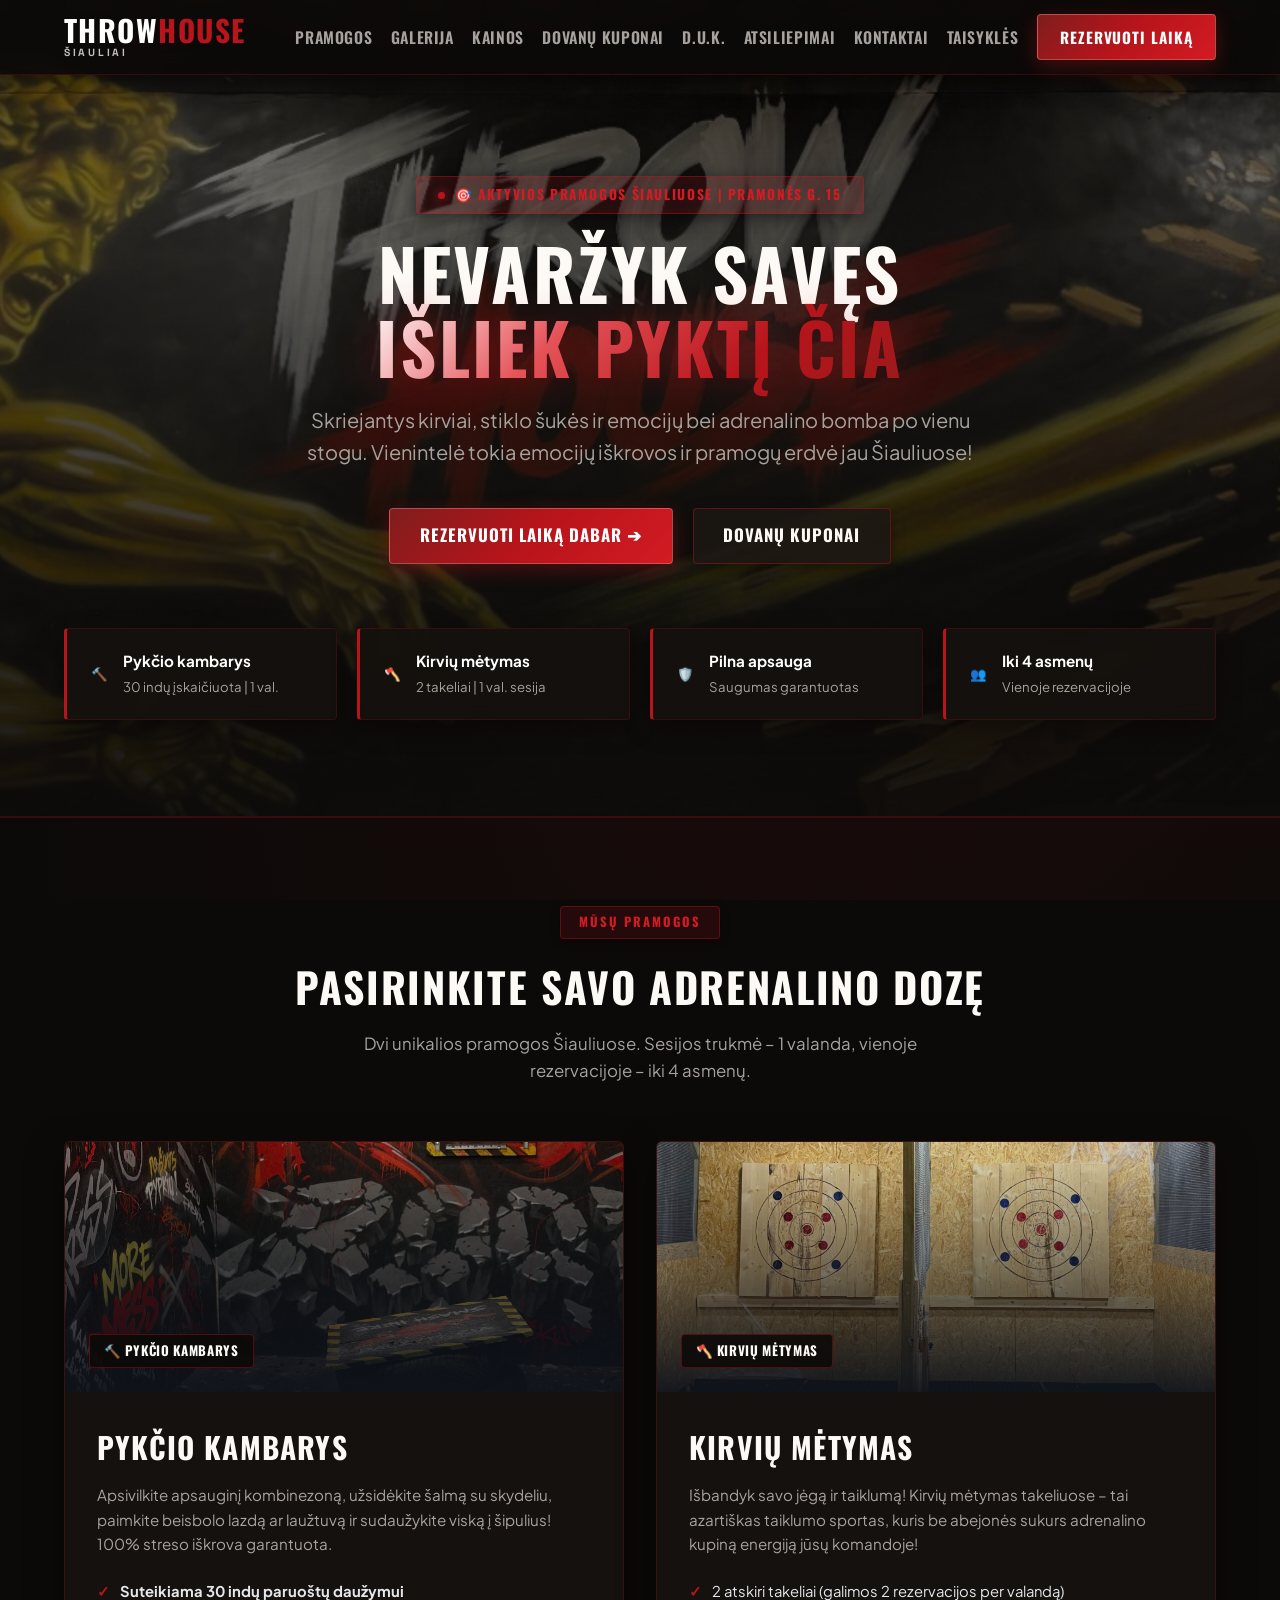
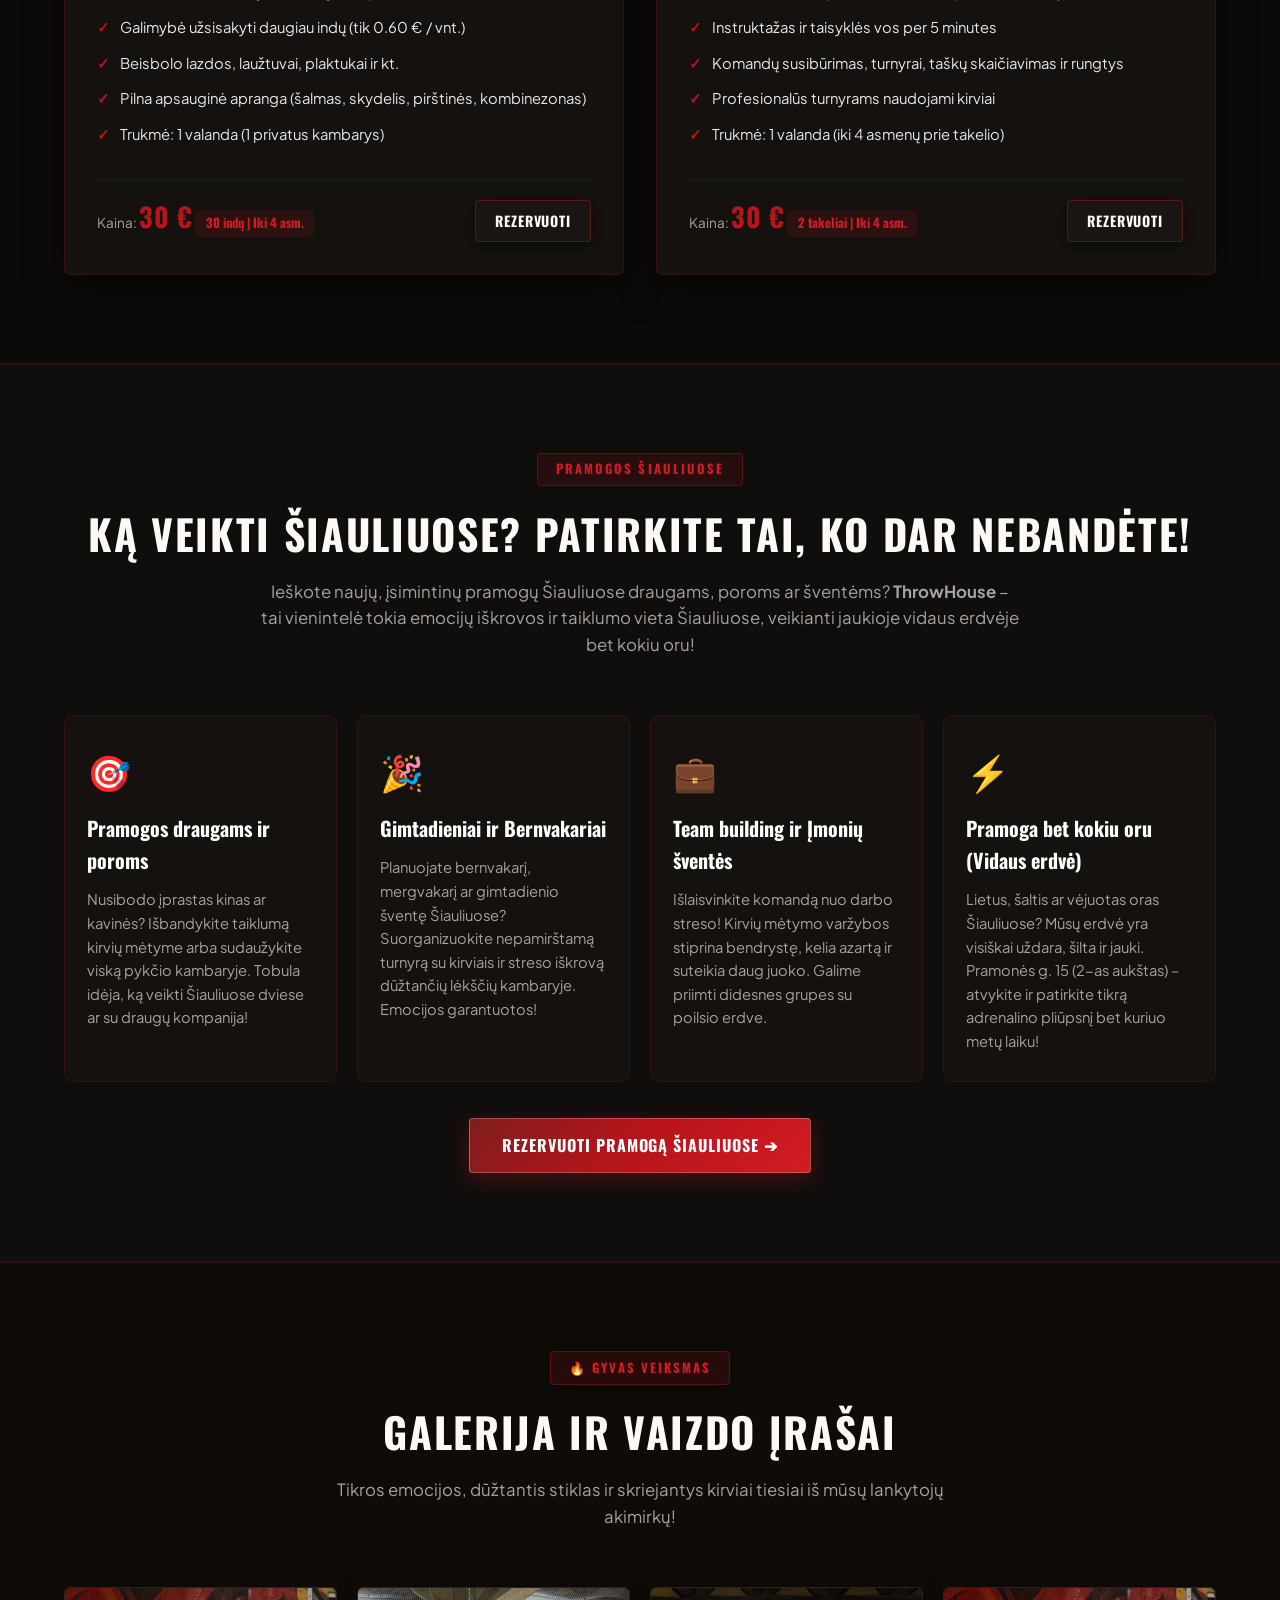
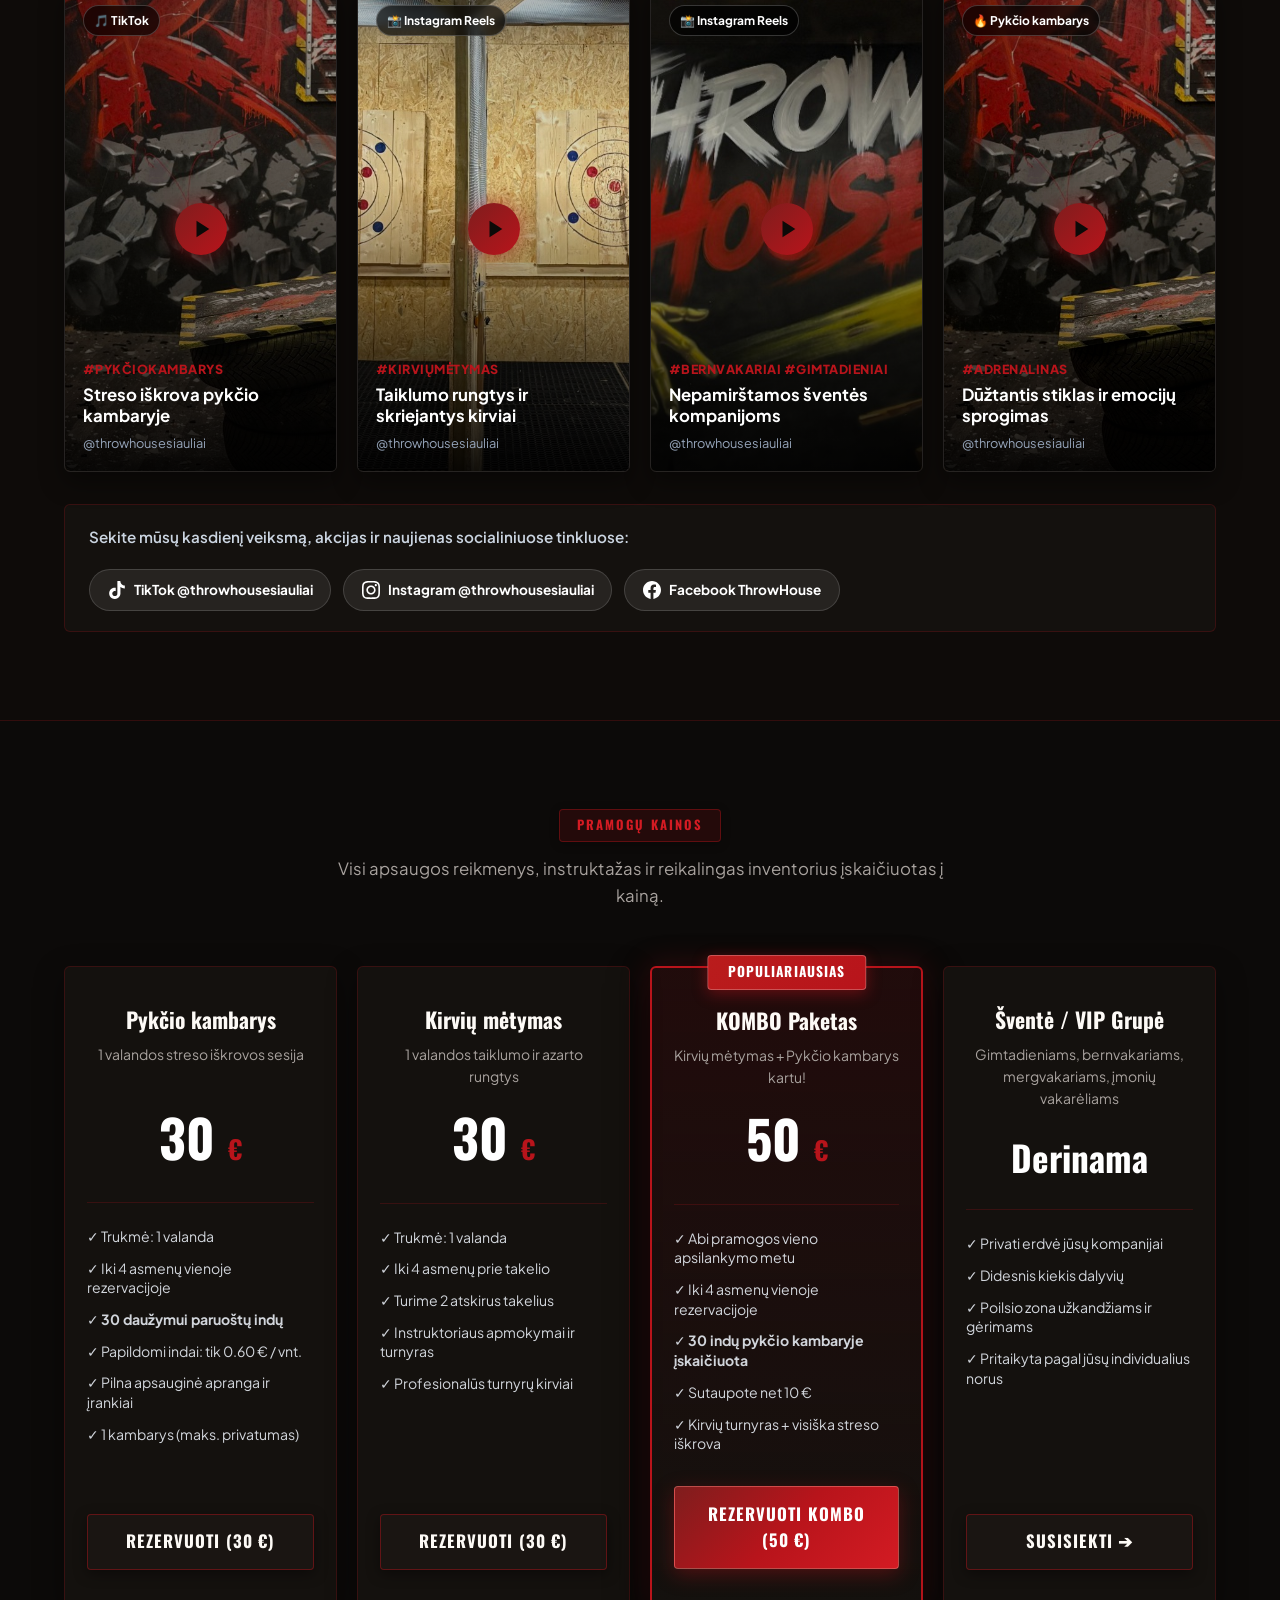
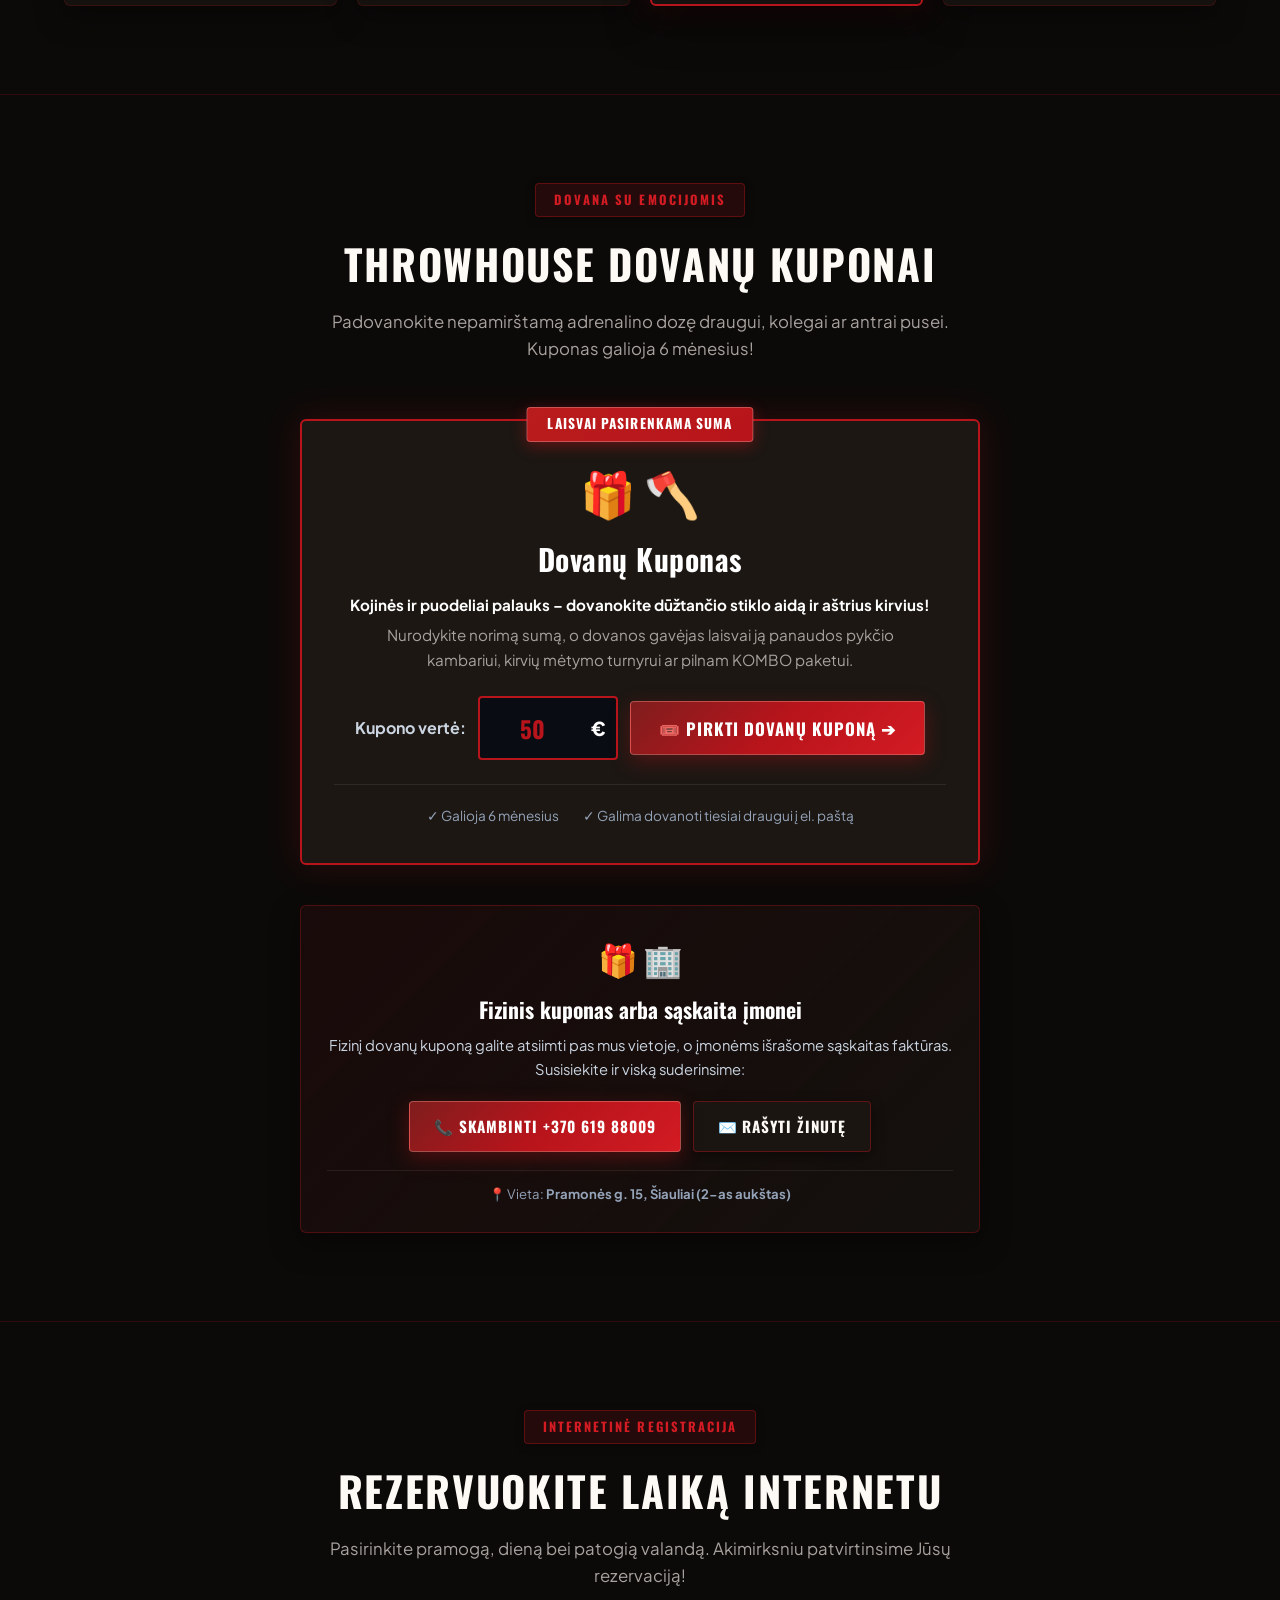
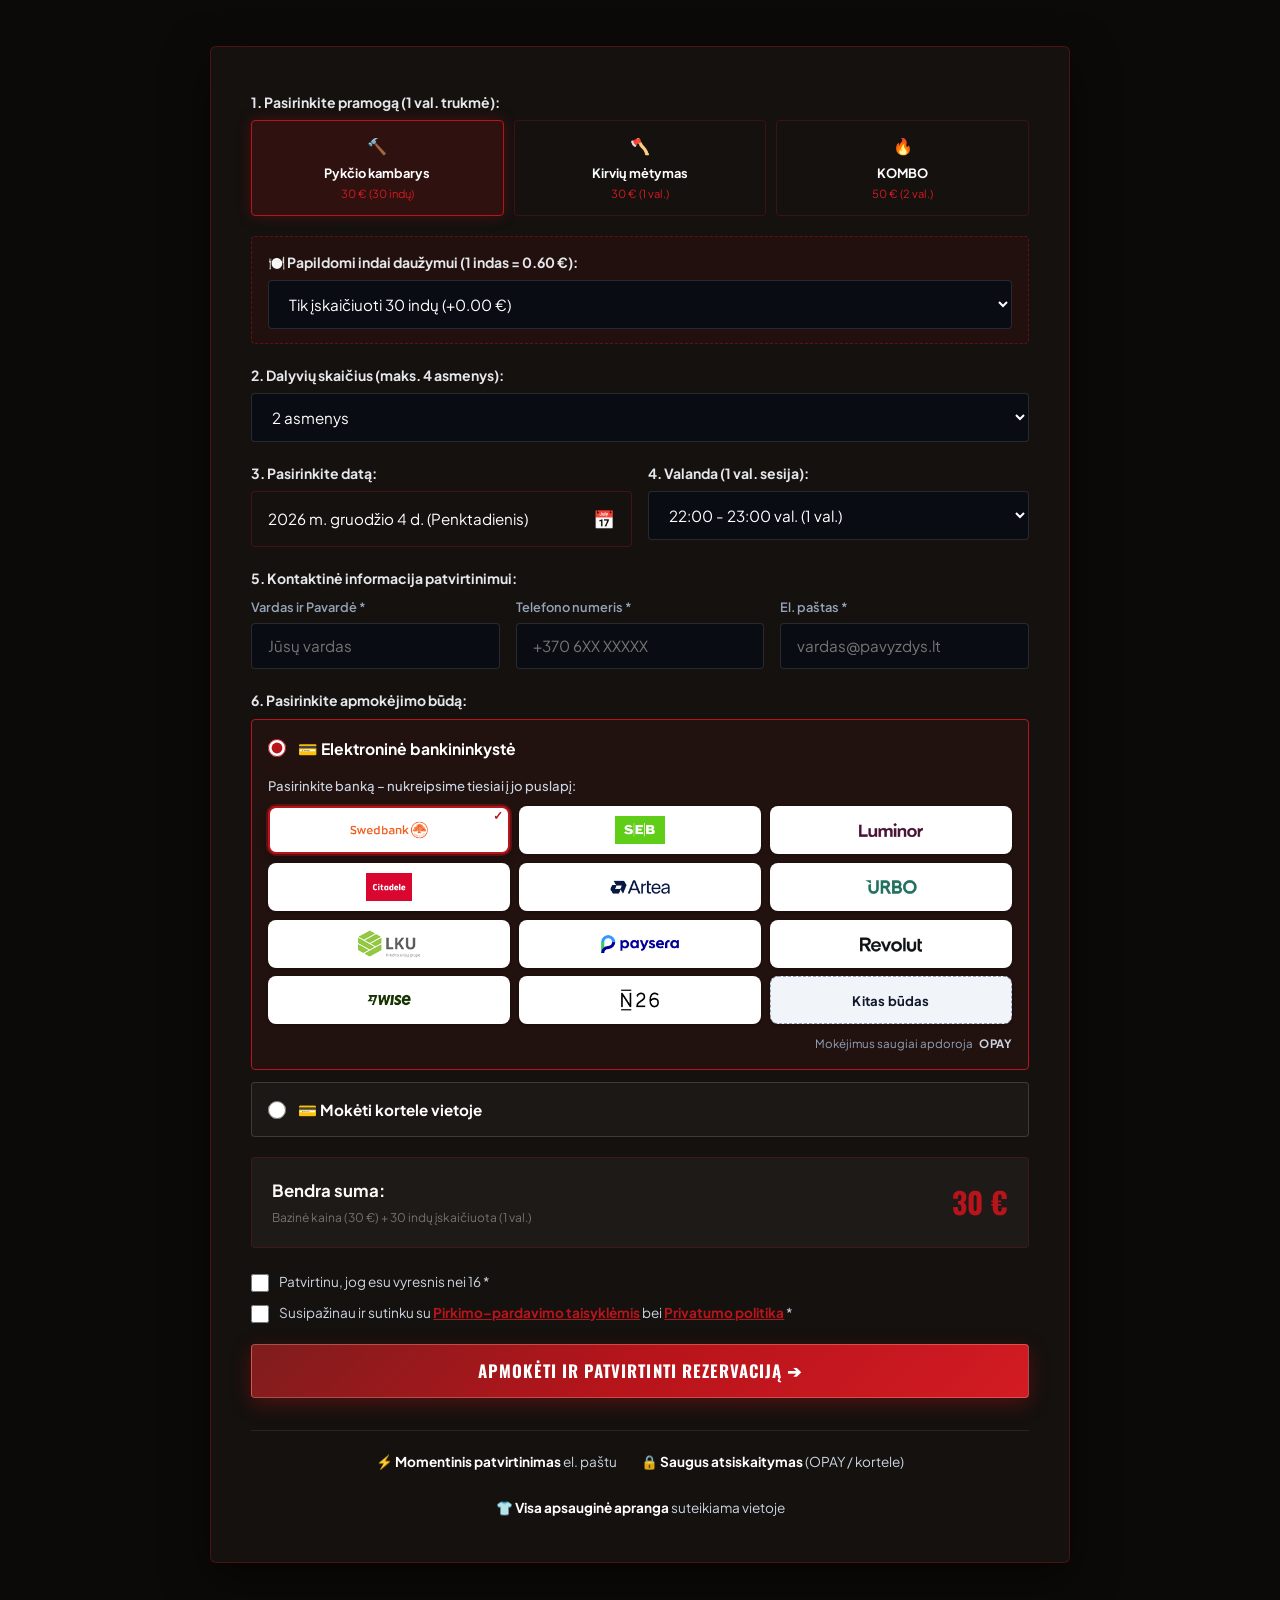
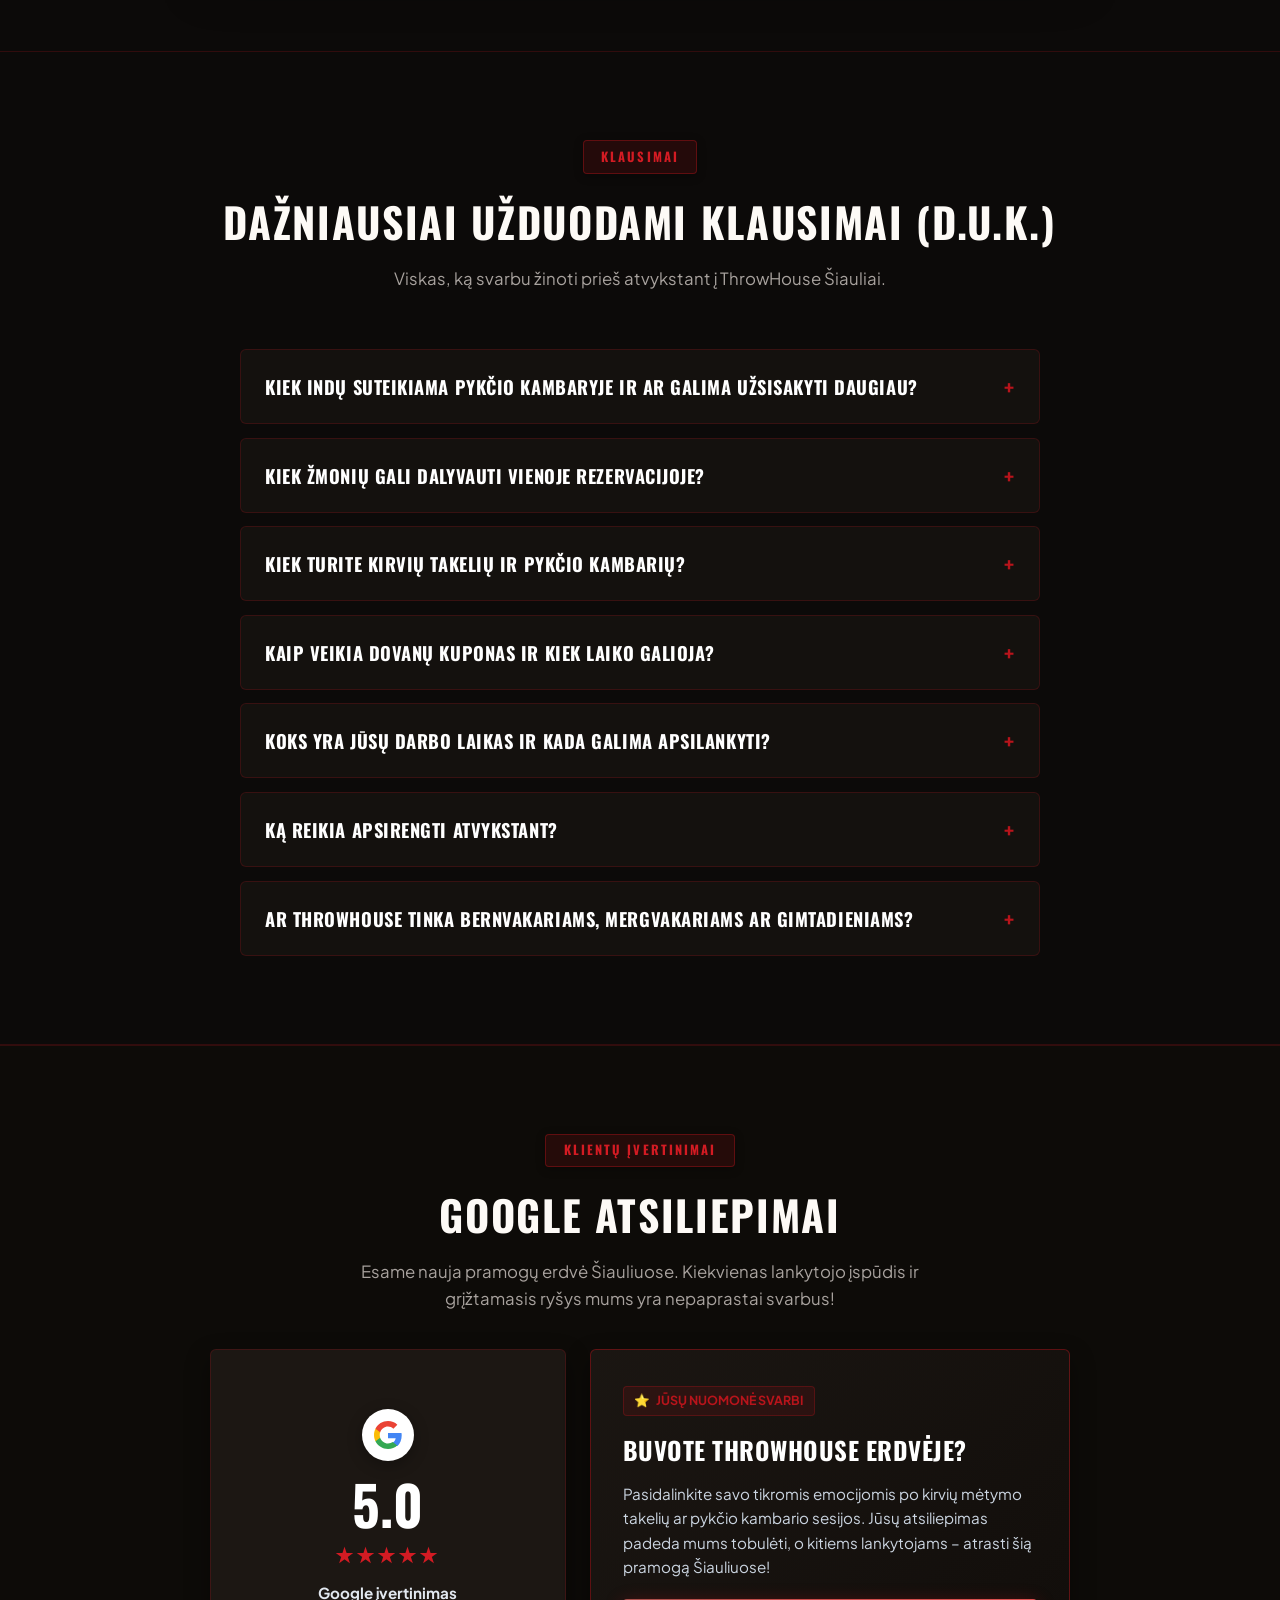
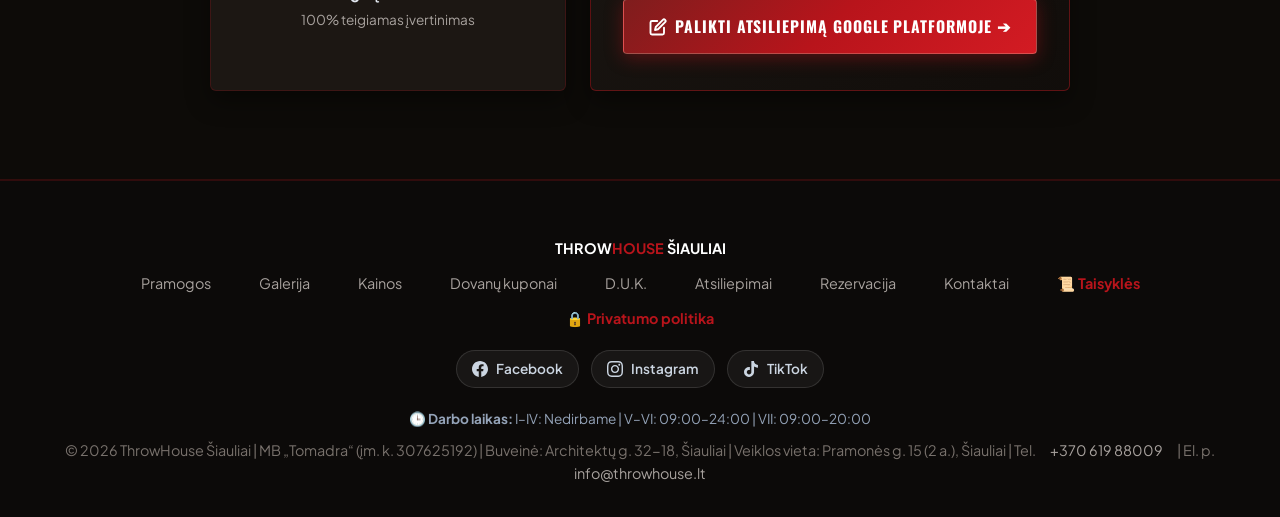
<file: index.html>
﻿<!DOCTYPE html>
<html lang="lt">
<head>
  <meta charset="UTF-8">
  <meta name="viewport" content="width=device-width, initial-scale=1.0">
  <meta http-equiv="Cache-Control" content="no-cache, no-store, must-revalidate">
  <meta http-equiv="Pragma" content="no-cache">
  <meta http-equiv="Expires" content="0">
  <title>ThrowHouse Šiauliai – Pykčio kambarys ir kirvių mėtymas</title>
  <meta name="description" content="Skriejantys kirviai, stiklo šukės ir emocijų bei adrenalino bomba po vienu stogu. Vienintelė tokia emocijų iškrovos ir pramogų erdvė jau Šiauliuose!">
  <meta name="keywords" content="throwhouse siauliai, pykcio kambarys siauliai, kirviu metymas siauliai, pramogos siauliuose, ka veikti siauliuose, aktyvus laisvalaikis siauliai, pramogos suaugusiems siauliuose, bernvakaris siauliuose, mergvakaris siauliai, gimtadienis siauliuose, dovanu kuponas siauliai">
  <link rel="canonical" href="https://throwhouse.lt/">
  <meta name="robots" content="index, follow, max-snippet:-1, max-image-preview:large, max-video-preview:-1">
  <meta name="theme-color" content="#0c0a09">
  <meta name="author" content="ThrowHouse Šiauliai">

  <!-- Favicon & Icons for Google Search and all devices -->
  <link rel="icon" type="image/png" sizes="48x48" href="/favicon-48x48.png">
  <link rel="icon" type="image/png" sizes="192x192" href="/favicon-192x192.png">
  <link rel="icon" type="image/png" sizes="512x512" href="/favicon-512x512.png">
  <link rel="icon" type="image/png" sizes="32x32" href="/favicon-32x32.png">
  <link rel="icon" type="image/png" sizes="16x16" href="/favicon-16x16.png">
  <link rel="shortcut icon" href="/favicon.ico">
  <link rel="apple-touch-icon" sizes="180x180" href="/apple-touch-icon.png">
  <link rel="manifest" href="/site.webmanifest">

  <!-- Google tag (gtag.js) -->
  <script async src="https://www.googletagmanager.com/gtag/js?id=G-WB80Z0184E"></script>
  <script>
    window.dataLayer = window.dataLayer || [];
    function gtag(){dataLayer.push(arguments);}
    gtag('js', new Date());

    gtag('config', 'G-WB80Z0184E');
  </script>

  <!-- Microsoft Clarity -->
  <script type="text/javascript">
    (function(c,l,a,r,i,t,y){
        c[a]=c[a]||function(){(c[a].q=c[a].q||[]).push(arguments)};
        t=l.createElement(r);t.async=1;t.src="https://www.clarity.ms/tag/"+i;
        y=l.getElementsByTagName(r)[0];y.parentNode.insertBefore(t,y);
    })(window, document, "clarity", "script", "z14atkgpz6");
  </script>

  <!-- GEO & Local SEO -->
  <meta name="geo.region" content="LT-SA">
  <meta name="geo.placename" content="Šiauliai">
  <meta name="geo.position" content="55.910730;23.315700">
  <meta name="ICBM" content="55.910730, 23.315700">

  <!-- Open Graph / Facebook / Messenger / Instagram / WhatsApp / LinkedIn -->
  <meta property="og:type" content="website">
  <meta property="og:site_name" content="ThrowHouse Šiauliai">
  <meta property="og:url" content="https://throwhouse.lt/">
  <meta property="og:title" content="ThrowHouse Šiauliai – Pykčio kambarys ir kirvių mėtymas">
  <meta property="og:description" content="Skriejantys kirviai, stiklo šukės ir emocijų bei adrenalino bomba po vienu stogu. Vienintelė tokia emocijų iškrovos ir pramogų erdvė jau Šiauliuose!">
  <meta property="og:image" content="https://throwhouse.lt/pykcio-kambarys.jpg">
  <meta property="og:image:secure_url" content="https://throwhouse.lt/pykcio-kambarys.jpg">
  <meta property="og:image:width" content="1200">
  <meta property="og:image:height" content="800">
  <meta property="og:image:alt" content="ThrowHouse Šiauliai – Pykčio kambarys ir kirvių mėtymas">
  <meta property="og:locale" content="lt_LT">

  <!-- Twitter Card -->
  <meta name="twitter:card" content="summary_large_image">
  <meta name="twitter:url" content="https://throwhouse.lt/">
  <meta name="twitter:title" content="ThrowHouse Šiauliai – Pykčio kambarys ir kirvių mėtymas">
  <meta name="twitter:description" content="Skriejantys kirviai, stiklo šukės ir emocijų bei adrenalino bomba po vienu stogu. Vienintelė tokia emocijų iškrovos ir pramogų erdvė jau Šiauliuose!">
  <meta name="twitter:image" content="https://throwhouse.lt/pykcio-kambarys.jpg">

  <!-- Structured Data: LocalBusiness & SportsActivityLocation -->
  <script type="application/ld+json">
  {
    "@context": "https://schema.org",
    "@type": ["EntertainmentBusiness", "SportsActivityLocation"],
    "@id": "https://throwhouse.lt/#business",
    "name": "ThrowHouse Šiauliai – Pykčio kambarys ir kirvių mėtymas",
    "alternateName": "ThrowHouse - Pykčio kambarys ir Kirvių mėtymas Šiauliuose",
    "url": "https://throwhouse.lt/",
    "logo": "https://throwhouse.lt/pykcio-kambarys.jpg",
    "image": [
      "https://throwhouse.lt/pykcio-kambarys.jpg",
      "https://throwhouse.lt/kirviu-metymas.jpg"
    ],
    "description": "Skriejantys kirviai, stiklo šukės ir emocijų bei adrenalino bomba po vienu stogu. Vienintelė tokia emocijų iškrovos ir pramogų erdvė jau Šiauliuose!",
    "keywords": "pramogos siauliuose, ka veikti siauliuose, bernvakaris siauliuose, mergvakaris siauliai, gimtadienis siauliuose, kur švęsti gimtadienį šiauliuose, team building siauliai, komandos formavimas siauliuose, įmonių renginiai siauliai, pykcio kambarys siauliai, kirviu metymas siauliai, smash room siauliai, rage room siauliai, aktyvus laisvalaikis siauliai, dovanu kuponas siauliai, vidaus pramogos siauliai",
    "knowsAbout": [
      "Pykčio kambarys (Smash Room / Rage Room)",
      "Kirvių mėtymas (Axe Throwing)",
      "Bernvakariai Šiauliuose",
      "Mergvakariai Šiauliuose",
      "Gimtadienio pramogos Šiauliuose",
      "Komandos formavimas (Team building) Šiauliuose",
      "Įmonių šventės ir renginiai",
      "Aktyvus laisvalaikis ir vidaus pramogos Šiauliuose"
    ],
    "telephone": "+37061988009",
    "email": "info@throwhouse.lt",
    "priceRange": "25€ - 45€",
    "currenciesAccepted": "EUR",
    "paymentAccepted": "BankLink, Kreditinės kortelės, OPAY, Grynieji",
    "areaServed": {
      "@type": "City",
      "name": "Šiauliai"
    },
    "address": {
      "@type": "PostalAddress",
      "streetAddress": "Pramonės g. 15 (2-as aukštas)",
      "addressLocality": "Šiauliai",
      "postalCode": "78137",
      "addressCountry": "LT"
    },
    "geo": {
      "@type": "GeoCoordinates",
      "latitude": 55.910730,
      "longitude": 23.315700
    },
    "hasMap": "https://www.google.com/maps?q=55.910730,23.315700",
    "openingHoursSpecification": [
      {
        "@type": "OpeningHoursSpecification",
        "dayOfWeek": ["Friday", "Saturday"],
        "opens": "09:00",
        "closes": "23:59"
      },
      {
        "@type": "OpeningHoursSpecification",
        "dayOfWeek": ["Sunday"],
        "opens": "09:00",
        "closes": "20:00"
      }
    ],
    "sameAs": [
      "https://www.facebook.com/p/ThrowHouse-%C5%A0iauliai-61594304310440/",
      "https://www.instagram.com/throwhousesiauliai/",
      "https://www.tiktok.com/@throwhousesiauliai?is_from_webapp=1&sender_device=pc"
    ],
    "aggregateRating": {
      "@type": "AggregateRating",
      "ratingValue": "5.0",
      "reviewCount": "1",
      "bestRating": "5",
      "worstRating": "1"
    }
  }
  </script>

  <!-- Structured Data: FAQPage Rich Snippet -->
  <script type="application/ld+json">
  {
    "@context": "https://schema.org",
    "@type": "FAQPage",
    "mainEntity": [
      {
        "@type": "Question",
        "name": "Kiek indų suteikiama pykčio kambaryje ir ar galima užsisakyti daugiau?",
        "acceptedAnswer": {
          "@type": "Answer",
          "text": "Į standartinę 1 val. sesiją įskaičiuota 30 paruoštų indų (lėkštės, buteliai, keramika). Papildomus indus galima užsisakyti registruojantis arba vietoje po 0,60 € / vnt."
        }
      },
      {
        "@type": "Question",
        "name": "Kiek žmonių gali dalyvauti vienoje rezervacijoje?",
        "acceptedAnswer": {
          "@type": "Answer",
          "text": "Vienoje rezervacijoje gali dalyvauti 1–4 asmenys (trukmė – 1 val.). Didesnėms grupėms (nuo 5 asm.) suderiname individualų pasiūlymą – susisiekite skiltyje „Kontaktai“."
        }
      },
      {
        "@type": "Question",
        "name": "Kiek turite kirvių takelių ir pykčio kambarių?",
        "acceptedAnswer": {
          "@type": "Answer",
          "text": "Turime 2 atskirus kirvių mėtymo takelius ir 1 privatų pykčio kambarį. Vienos sesijos metu pykčio kambaryje būna tik jūsų kompanija."
        }
      },
      {
        "@type": "Question",
        "name": "Kaip veikia dovanų kuponas ir kiek laiko galioja?",
        "acceptedAnswer": {
          "@type": "Answer",
          "text": "Kuponą su pasirinkta suma galite įsigyti tiesiogiai internetu per kelias minutes (PDF atsiunčiamas į el. paštą) arba atvykę pas mus vietoje. Kuponas galioja 6 mėnesius."
        }
      },
      {
        "@type": "Question",
        "name": "Koks yra jūsų darbo laikas ir kada galima apsilankyti?",
        "acceptedAnswer": {
          "@type": "Answer",
          "text": "V–VI: 09:00 – 24:00, VII: 09:00 – 20:00. Apsilankymui būtina išankstinė registracija internetu."
        }
      },
      {
        "@type": "Question",
        "name": "Ką reikia apsirengti atvykstant?",
        "acceptedAnswer": {
          "@type": "Answer",
          "text": "Būtina uždara avalynė (sportbačiai ar batai) – su šlepetėmis ar basutėmis dalyvauti draudžiama. Visą apsauginę aprangą (kombinezonus, pirštines, šalmus su skydeliu) suteikiame vietoje."
        }
      },
      {
        "@type": "Question",
        "name": "Ar ThrowHouse tinka bernvakariams, mergvakariams ar gimtadieniams?",
        "acceptedAnswer": {
          "@type": "Answer",
          "text": "Taip, organizuojame turnyrus ir šventes kompanijoms. Didesnėms grupėms suteikiame poilsio zoną užkandžiams ir gėrimams – susisiekite tiesiogiai dėl individualaus plano."
        }
      }
    ]
  }
  </script>
  <link rel="preconnect" href="https://fonts.googleapis.com">
  <link rel="preconnect" href="https://fonts.gstatic.com" crossorigin>
  <link href="https://fonts.googleapis.com/css2?family=Cinzel:wght@600;700;800;900&family=Oswald:wght@500;600;700;800&family=Space+Grotesk:wght@500;600;700&family=Plus+Jakarta+Sans:wght@400;500;600;700;800&display=swap" rel="stylesheet">
  <script>
    window.SITE_SETTINGS = {
      promo: {
        enabled: false,
        discount: 5,
        title: "⚡ ŽAIBIŠKA AKCIJA: -5 € VISOMS REZERVACIJOMS IR KUPONAMS!",
        subtitle: "Šiuo metu atliekamoms rezervacijoms ir dovanų kuponams nuolaida pritaikoma automatiškai.",
        end_time: "2026-10-30T22:45:00+02:00",
        apply_to_coupons: false
      },
      prices: {
        rage_price: 30,
        axe_price: 30,
        combo_price: 50,
        extra_dish_price: 0.60
      },
      schedule: {
        days: {
          "1": { name: "Pirmadienis", enabled: false, start: 0, end: 0 },
          "2": { name: "Antradienis", enabled: false, start: 0, end: 0 },
          "3": { name: "Trečiadienis", enabled: false, start: 0, end: 0 },
          "4": { name: "Ketvirtadienis", enabled: false, start: 0, end: 0 },
          "5": { name: "Penktadienis", enabled: true, start: 9, end: 24 },
          "6": { name: "Šeštadienis", enabled: true, start: 9, end: 24 },
          "0": { name: "Sekmadienis", enabled: true, start: 9, end: 20 }
        },
        custom_dates: {}
      }
    };
  </script>
  <script src="site-settings.js?v=20261104-v5"></script>
  <style>
    :root {
      --bg-dark: #0c0a09;
      --bg-surface: #14110e;
      --bg-card: #1c1713;
      --bg-card-hover: #241e19;
      --border-color: rgba(184, 20, 27, 0.22);
      --border-strong: rgba(184, 20, 27, 0.45);
      
      --accent: #b8141b;
      --accent-hover: #d31b23;
      --accent-glow: rgba(184, 20, 27, 0.35);
      --accent-flame: #7f1d1d;
      --copper: #7f1d1d;
      --amber-glow: rgba(184, 20, 27, 0.16);

      --text-white: #fdfaf6;
      --text-gray: #a8a29e;
      --text-muted: #78716c;

      --font-display: 'Cinzel', serif;
      --font-head: 'Oswald', sans-serif;
      --font-sub: 'Space Grotesk', sans-serif;
      --font-body: 'Plus Jakarta Sans', sans-serif;

      --radius-sm: 4px;
      --radius-md: 6px;
      --radius-lg: 10px;
    }

    * { margin: 0; padding: 0; box-sizing: border-box; }
    html { scroll-behavior: smooth; }
    body {
      background-color: var(--bg-dark);
      background-image: 
        radial-gradient(circle at 15% 12%, rgba(184, 20, 27, 0.08) 0%, transparent 55%),
        radial-gradient(circle at 85% 65%, rgba(185, 28, 28, 0.06) 0%, transparent 50%),
        radial-gradient(circle at 50% 90%, rgba(184, 20, 27, 0.05) 0%, transparent 60%);
      background-attachment: fixed;
      color: var(--text-white);
      font-family: var(--font-body);
      line-height: 1.6;
      overflow-x: hidden;
      -webkit-font-smoothing: antialiased;
    }

    a { color: inherit; text-decoration: none; }
    ul { list-style: none; }

    .container {
      width: 100%;
      max-width: 1200px;
      margin: 0 auto;
      padding: 0 1.5rem;
    }

    /* MYGTUKAI */
    .btn {
      display: inline-flex;
      align-items: center;
      justify-content: center;
      gap: 0.55rem;
      font-family: var(--font-head);
      font-weight: 700;
      font-size: 1.05rem;
      letter-spacing: 0.06em;
      text-transform: uppercase;
      padding: 0.85rem 1.85rem;
      border-radius: var(--radius-sm);
      cursor: pointer;
      transition: all 0.22s ease;
      border: none;
      text-align: center;
      position: relative;
    }

    .btn-primary {
      background: linear-gradient(135deg, #7f1d1d 0%, #b8141b 50%, #d31b23 100%);
      color: #ffffff;
      font-weight: 800;
      box-shadow: 0 6px 20px rgba(184, 20, 27, 0.35);
      border: 1px solid rgba(255, 237, 213, 0.25);
    }

    .btn-primary:hover {
      background: linear-gradient(135deg, #9a3412 0%, #dc2626 50%, #fbbf24 100%);
      transform: translateY(-2px);
      box-shadow: 0 10px 28px rgba(184, 20, 27, 0.45);
      color: #0c0a08;
    }

    .btn-secondary {
      background: rgba(28, 23, 19, 0.85);
      color: #fdfaf6;
      border: 1.5px solid var(--border-strong);
      box-shadow: 0 4px 14px rgba(0, 0, 0, 0.4);
    }

    .btn-secondary:hover {
      background: rgba(184, 20, 27, 0.12);
      border-color: var(--accent);
      color: var(--accent-hover);
      transform: translateY(-2px);
      box-shadow: 0 6px 20px rgba(184, 20, 27, 0.25);
    }

    .btn-sm {
      padding: 0.55rem 1.2rem;
      font-size: 0.875rem;
    }

    .btn-block { width: 100%; }

    /* HEADER */
    .header {
      position: fixed;
      top: 0;
      left: 0;
      width: 100%;
      z-index: 100;
      background: rgba(12, 10, 9, 0.95);
      backdrop-filter: blur(14px);
      border-bottom: 1.5px solid rgba(184, 20, 27, 0.25);
      box-shadow: 0 4px 20px rgba(0, 0, 0, 0.6);
      padding: 0.9rem 0;
    }

    .nav-bar {
      display: flex;
      align-items: center;
      justify-content: space-between;
    }

    .brand {
      display: flex;
      flex-direction: column;
      line-height: 1;
    }

    .brand-title {
      font-family: var(--font-head);
      font-size: 1.85rem;
      font-weight: 800;
      letter-spacing: 0.05em;
      text-transform: uppercase;
      color: #ffffff;
    }

    .brand-title span { color: var(--accent); }
    .brand-city {
      font-family: var(--font-sub);
      font-size: 0.65rem;
      font-weight: 700;
      letter-spacing: 0.26em;
      color: #ffffff;
      opacity: 0.75;
      margin-top: 3px;
    }

    .nav-links {
      display: flex;
      align-items: center;
      gap: 1.15rem;
    }

    .nav-item {
      font-family: var(--font-head);
      font-weight: 600;
      font-size: 0.98rem;
      letter-spacing: 0.04em;
      text-transform: uppercase;
      color: var(--text-gray);
      transition: color 0.2s;
    }

    .nav-item:hover { color: var(--accent); }
    .nav-btn {
      padding: 0.6rem 1.4rem;
      font-size: 0.95rem;
    }

    .nav-toggle {
      display: none;
      background: none;
      border: none;
      color: #fff;
      font-size: 1.6rem;
      cursor: pointer;
    }

    /* HERO */
    .hero {
      position: relative;
      padding: 11rem 0 6rem 0;
      background: linear-gradient(180deg, rgba(12, 10, 9, 0.45) 0%, rgba(12, 10, 9, 0.72) 45%, rgba(12, 10, 9, 0.95) 100%),
                  url('hero-bg.jpg?v=2') center top / cover no-repeat;
      text-align: center;
      border-bottom: 2px solid rgba(184, 20, 27, 0.25);
      overflow: hidden;
    }

    .hero-badge {
      display: inline-flex;
      align-items: center;
      gap: 0.6rem;
      background: rgba(184, 20, 27, 0.12);
      border: 1.5px solid rgba(184, 20, 27, 0.45);
      color: #d31b23;
      padding: 0.45rem 1.35rem;
      border-radius: var(--radius-sm);
      font-size: 0.85rem;
      font-weight: 800;
      font-family: var(--font-head);
      letter-spacing: 0.12em;
      text-transform: uppercase;
      margin-bottom: 1.35rem;
      box-shadow: 0 4px 18px rgba(0, 0, 0, 0.5), inset 0 0 12px rgba(184, 20, 27, 0.15);
    }

    .badge-dot {
      width: 7px;
      height: 7px;
      background-color: var(--accent);
      border-radius: 50%;
      box-shadow: 0 0 10px var(--accent);
    }

    .hero-h1 {
      font-family: var(--font-head);
      font-size: 4.4rem;
      font-weight: 800;
      line-height: 1.05;
      margin-bottom: 1.25rem;
      letter-spacing: 0.04em;
      text-transform: uppercase;
    }

    .hero-h1 .gradient {
      background: linear-gradient(135deg, #ffffff 0%, #e55359 35%, #b8141b 70%, #991b1b 100%);
      -webkit-background-clip: text;
      -webkit-text-fill-color: transparent;
      filter: drop-shadow(0 4px 20px rgba(184, 20, 27, 0.45));
    }

    .hero-lead {
      font-size: 1.25rem;
      color: var(--text-gray);
      max-width: 680px;
      margin: 0 auto 2.5rem auto;
    }

    .hero-actions {
      display: flex;
      justify-content: center;
      gap: 1.25rem;
      flex-wrap: wrap;
      margin-bottom: 4rem;
    }

    .features-row {
      display: grid;
      grid-template-columns: repeat(auto-fit, minmax(230px, 1fr));
      gap: 1.25rem;
      text-align: left;
    }

    .feat-card {
      background: rgba(20, 17, 14, 0.9);
      backdrop-filter: blur(10px);
      border: 1px solid var(--border-color);
      border-left: 3px solid var(--accent);
      padding: 1.25rem 1.5rem;
      border-radius: var(--radius-sm);
      display: flex;
      align-items: center;
      gap: 1rem;
      transition: all 0.25s ease;
      box-shadow: 0 8px 24px rgba(0, 0, 0, 0.4);
    }

    .feat-card:hover { 
      border-color: var(--accent); 
      border-left-color: var(--accent-hover);
      box-shadow: 0 10px 30px rgba(184, 20, 27, 0.2); 
      transform: translateY(-2px); 
    }
    .feat-icon { font-size: 1.8rem; }
    .feat-card strong { display: block; font-size: 0.95rem; color: #fff; }
    .feat-card span { font-size: 0.825rem; color: var(--text-gray); }

    /* SEKCIJOS */
    .section {
      padding: 5.5rem 0;
      border-bottom: 1px solid var(--border-color);
    }

    .section-head {
      text-align: center;
      margin-bottom: 3.5rem;
    }

    .tag {
      display: inline-block;
      font-size: 0.8rem;
      font-family: var(--font-head);
      font-weight: 800;
      text-transform: uppercase;
      letter-spacing: 0.16em;
      color: var(--accent-hover);
      background: rgba(184, 20, 27, 0.14);
      border: 1.5px solid rgba(184, 20, 27, 0.4);
      padding: 0.35rem 1.1rem;
      border-radius: var(--radius-sm);
      margin-bottom: 0.85rem;
      box-shadow: 0 2px 10px rgba(0, 0, 0, 0.3);
    }

    .title {
      font-family: var(--font-head);
      font-size: 2.6rem;
      font-weight: 800;
      letter-spacing: 0.04em;
      text-transform: uppercase;
      margin-bottom: 0.75rem;
    }

    .subtitle {
      font-size: 1.05rem;
      color: var(--text-gray);
      max-width: 650px;
      margin: 0 auto;
    }

    /* PRAMOGŲ KORTELĖS */
    .activities-row {
      display: grid;
      grid-template-columns: repeat(auto-fit, minmax(340px, 1fr));
      gap: 2rem;
    }

    .act-card {
      background: var(--bg-surface);
      border: 1px solid var(--border-color);
      border-radius: var(--radius-md);
      overflow: hidden;
      display: flex;
      flex-direction: column;
      transition: all 0.25s ease;
      box-shadow: 0 14px 35px rgba(0, 0, 0, 0.5);
    }

    .act-card:hover {
      transform: translateY(-5px);
      border-color: var(--accent);
      box-shadow: 0 20px 45px rgba(0, 0, 0, 0.7), 0 0 25px rgba(184, 20, 27, 0.2);
    }

    .act-img {
      height: 250px;
      background-size: cover;
      background-position: center;
      position: relative;
    }

    .act-img-overlay {
      position: absolute;
      inset: 0;
      background: linear-gradient(180deg, rgba(0,0,0,0.1) 0%, rgba(14, 18, 26, 0.95) 100%);
      display: flex;
      align-items: flex-end;
      padding: 1.5rem;
    }

    .act-pill {
      background: rgba(12, 10, 9, 0.88);
      border: 1px solid rgba(184, 20, 27, 0.4);
      padding: 0.35rem 0.9rem;
      border-radius: var(--radius-sm);
      font-size: 0.825rem;
      font-family: var(--font-head);
      font-weight: 700;
      letter-spacing: 0.05em;
      text-transform: uppercase;
      color: #fdfaf6;
    }

    .act-content {
      padding: 2rem;
      flex: 1;
      display: flex;
      flex-direction: column;
    }

    .act-title {
      font-family: var(--font-head);
      font-size: 1.85rem;
      font-weight: 800;
      letter-spacing: 0.04em;
      text-transform: uppercase;
      margin-bottom: 0.75rem;
    }

    .act-desc {
      color: var(--text-gray);
      font-size: 0.95rem;
      margin-bottom: 1.5rem;
    }

    .perk-list {
      display: flex;
      flex-direction: column;
      gap: 0.75rem;
      margin-bottom: 2rem;
      flex: 1;
    }

    .perk-list li {
      display: flex;
      align-items: center;
      gap: 0.6rem;
      font-size: 0.925rem;
      color: #e5e7eb;
    }

    .perk-check { color: var(--accent); font-weight: 800; }

    .act-footer {
      display: flex;
      align-items: center;
      justify-content: space-between;
      border-top: 1px solid var(--border-color);
      padding-top: 1.25rem;
    }

    .price-tag { font-size: 0.85rem; color: var(--text-gray); }
    .price-tag strong { display: block; font-size: 1.7rem; color: #fff; font-family: var(--font-head); letter-spacing: 0.03em; }

    .capacity-badge {
      display: inline-block;
      font-size: 0.8rem;
      font-family: var(--font-head);
      font-weight: 700;
      color: var(--accent-hover);
      background: rgba(184, 20, 27, 0.14);
      padding: 0.2rem 0.65rem;
      border-radius: var(--radius-sm);
      margin-top: 0.2rem;
    }

    /* KAINŲ LENTELĖ */
    .prices-row {
      display: grid;
      grid-template-columns: repeat(4, 1fr);
      gap: 1.25rem;
    }

    .p-card {
      background: var(--bg-surface);
      border: 1px solid var(--border-color);
      border-radius: var(--radius-md);
      padding: 2.2rem 1.35rem;
      display: flex;
      flex-direction: column;
      position: relative;
      transition: all 0.25s ease;
      box-shadow: 0 10px 30px rgba(0, 0, 0, 0.4);
    }

    .p-card:hover { border-color: rgba(184, 20, 27, 0.5); transform: translateY(-4px); box-shadow: 0 16px 36px rgba(0, 0, 0, 0.6); }
    .p-card.popular {
      border: 2px solid var(--accent);
      background: linear-gradient(180deg, rgba(184, 20, 27, 0.12) 0%, var(--bg-surface) 100%);
      box-shadow: 0 16px 40px rgba(0, 0, 0, 0.7), 0 0 30px rgba(184, 20, 27, 0.25);
    }

    .pop-badge {
      position: absolute;
      top: -13px;
      left: 50%;
      transform: translateX(-50%);
      background: linear-gradient(135deg, #b91c1c, #b8141b);
      color: #ffffff;
      font-family: var(--font-head);
      font-weight: 800;
      font-size: 0.85rem;
      letter-spacing: 0.08em;
      text-transform: uppercase;
      padding: 0.35rem 1.25rem;
      border-radius: var(--radius-sm);
      box-shadow: 0 4px 15px rgba(184, 20, 27, 0.45);
      border: 1px solid rgba(255, 255, 255, 0.25);
    }

    .p-head {
      text-align: center;
      border-bottom: 1px solid var(--border-color);
      padding-bottom: 1.5rem;
      margin-bottom: 1.5rem;
    }

    .p-head h3 { font-family: var(--font-head); font-size: 1.35rem; margin-bottom: 0.4rem; }
    .p-head p { color: var(--text-gray); font-size: 0.875rem; min-height: 44px; }
    .p-cost { font-family: var(--font-head); font-size: 3.25rem; font-weight: 900; color: #fff; margin-top: 0.5rem; }
    .p-cost span { font-size: 1.6rem; color: var(--accent); }

    .p-list {
      display: flex;
      flex-direction: column;
      gap: 0.75rem;
      margin-bottom: 2rem;
      flex: 1;
    }

    .p-list li { font-size: 0.88rem; color: #d1d5db; line-height: 1.4; }

    /* DOVANŲ KUPONŲ BLOKAS */
    .gift-cards-row {
      display: grid;
      grid-template-columns: repeat(auto-fit, minmax(300px, 1fr));
      gap: 1.75rem;
      max-width: 800px;
      margin: 0 auto 2.5rem;
    }

    .gift-card-box {
      background: linear-gradient(145deg, #181d2e 0%, #121522 100%);
      border: 1px solid var(--border-color);
      border-radius: var(--radius-lg);
      padding: 2.25rem 2rem;
      text-align: center;
      position: relative;
      transition: all 0.25s ease;
      display: flex;
      flex-direction: column;
      justify-content: space-between;
    }

    .gift-card-box:hover {
      border-color: var(--accent);
      transform: translateY(-4px);
      box-shadow: 0 15px 35px var(--accent-glow);
    }

    .gift-icon { font-size: 2.5rem; margin-bottom: 0.75rem; }
    .gift-card-box h3 { font-family: var(--font-head); font-size: 1.5rem; margin-bottom: 0.5rem; }
    .gift-amount { font-family: var(--font-head); font-size: 3rem; font-weight: 900; color: var(--accent); margin: 0.5rem 0; }
    .gift-desc { color: var(--text-gray); font-size: 0.9rem; margin-bottom: 1.5rem; }

    .gift-target-grid {
      display: grid;
      grid-template-columns: 1fr 1fr;
      gap: 0.75rem;
    }

    .gift-modal-actions {
      display: flex;
      gap: 1rem;
    }

    /* REZERVACIJOS FORMA */
    .book-box {
      max-width: 860px;
      margin: 0 auto;
      background: var(--bg-surface);
      border: 1.5px solid rgba(184, 20, 27, 0.35);
      border-radius: var(--radius-md);
      padding: 2.75rem 2.5rem;
      box-shadow: 0 16px 45px rgba(0, 0, 0, 0.55);
      position: relative;
    }

    .form-wrap {
      background: transparent;
      border: none;
      border-radius: 0;
      padding: 0;
    }

    .form-grid-3 {
      display: grid;
      grid-template-columns: repeat(3, 1fr);
      gap: 1rem;
    }

    .res-trust-bar {
      display: flex;
      justify-content: center;
      gap: 1.5rem;
      flex-wrap: wrap;
      margin-top: 2rem;
      padding-top: 1.25rem;
      border-top: 1px solid rgba(255, 255, 255, 0.08);
      font-size: 0.85rem;
      color: #cbd5e1;
      text-align: center;
    }
    .res-trust-bar strong {
      color: #fff;
    }

    .form-row { display: flex; gap: 1rem; margin-bottom: 1.25rem; }
    .form-col { flex: 1; }
    .f-group { margin-bottom: 1.25rem; position: relative; }
    .f-label { display: block; font-size: 0.875rem; font-weight: 700; color: #e5e7eb; margin-bottom: 0.45rem; }
    .f-input {
      width: 100%;
      padding: 0.8rem 1rem;
      background: #0a0c13;
      border: 1px solid rgba(255, 255, 255, 0.12);
      border-radius: var(--radius-sm);
      color: #fff;
      font-family: var(--font-body);
      font-size: 0.95rem;
      transition: border-color 0.2s;
    }

    .f-input:focus { outline: none; border-color: var(--accent); }

    .act-options {
      display: grid;
      grid-template-columns: repeat(3, 1fr);
      gap: 0.6rem;
    }

    .act-opt { cursor: pointer; }
    .act-opt input { display: none; }
    .act-box {
      background: #14110e;
      border: 1px solid rgba(184, 20, 27, 0.25);
      padding: 0.75rem 0.4rem;
      border-radius: var(--radius-sm);
      text-align: center;
      transition: all 0.2s;
    }

    .act-opt input:checked + .act-box {
      border-color: var(--accent);
      background: rgba(184, 20, 27, 0.16);
      box-shadow: 0 0 15px rgba(184, 20, 27, 0.3);
    }

    .act-box strong { display: block; font-size: 0.8rem; color: #fff; margin-top: 0.25rem; }
    .act-box small { display: block; font-size: 0.7rem; color: var(--accent-hover); margin-top: 2px; }

    .lane-selector-box, .extra-dishes-box {
      background: rgba(184, 20, 27, 0.08);
      border: 1px dashed rgba(184, 20, 27, 0.45);
      padding: 0.85rem 1rem;
      border-radius: var(--radius-sm);
      margin-bottom: 1.25rem;
    }

    /* LIETUVIŠKAS KALENDORIUS */
    .cal-trigger {
      width: 100%;
      padding: 0.8rem 1rem;
      background: #14110e;
      border: 1px solid rgba(184, 20, 27, 0.3);
      border-radius: var(--radius-sm);
      color: #fff;
      font-size: 0.95rem;
      cursor: pointer;
      display: flex;
      justify-content: space-between;
      align-items: center;
      user-select: none;
    }

    .cal-trigger:hover, .cal-trigger.active { border-color: var(--accent); }
    .cal-icon { font-size: 1.1rem; }

    .cal-popup {
      position: absolute;
      top: 100%;
      left: 0;
      width: 100%;
      z-index: 50;
      background: #181410;
      border: 1.5px solid var(--accent);
      border-radius: var(--radius-md);
      box-shadow: 0 15px 35px rgba(0,0,0,0.85), 0 0 25px rgba(184, 20, 27, 0.25);
      padding: 1.25rem;
      margin-top: 0.5rem;
    }

    .cal-header {
      display: flex;
      justify-content: space-between;
      align-items: center;
      margin-bottom: 1rem;
    }

    .cal-nav-btn {
      background: rgba(255, 255, 255, 0.08);
      border: 1px solid var(--border-color);
      color: #fff;
      width: 32px;
      height: 32px;
      border-radius: var(--radius-sm);
      cursor: pointer;
      display: flex;
      align-items: center;
      justify-content: center;
      font-size: 1.1rem;
      font-weight: 700;
    }

    .cal-nav-btn:hover { background: var(--accent); color: #000; }
    .cal-month-title { font-family: var(--font-head); font-size: 1.15rem; letter-spacing: 0.04em; text-transform: uppercase; font-weight: 700; color: #fff; }

    .cal-weekdays {
      display: grid;
      grid-template-columns: repeat(7, 1fr);
      text-align: center;
      font-size: 0.75rem;
      font-weight: 700;
      color: var(--text-gray);
      margin-bottom: 0.5rem;
    }

    .cal-days {
      display: grid;
      grid-template-columns: repeat(7, 1fr);
      gap: 4px;
    }

    .cal-day {
      aspect-ratio: 1;
      display: flex;
      align-items: center;
      justify-content: center;
      font-size: 0.85rem;
      border-radius: 6px;
      cursor: pointer;
      color: #e5e7eb;
      background: rgba(255, 255, 255, 0.03);
      position: relative;
      user-select: none;
      transition: all 0.15s ease;
    }

    .cal-day:hover:not(.disabled):not(.unavailable) { background: rgba(184, 20, 27, 0.25); color: #fff; }
    .cal-day.today { border: 1px solid rgba(184, 20, 27, 0.6); font-weight: 700; }
    .cal-day.selected { background: var(--accent) !important; color: #0c0a08 !important; font-weight: 800; box-shadow: 0 0 12px rgba(184, 20, 27, 0.6); }
    .cal-day.disabled { color: #4b5563; background: transparent; cursor: not-allowed; opacity: 0.4; }

    /* Raudonu X užbrauktos dienos: kai nedirbame arba pilnai užimta */
    .cal-day.unavailable {
      position: relative !important;
      cursor: not-allowed !important;
      color: #f87171 !important;
      background: rgba(239, 68, 68, 0.08) !important;
      border: 1px solid rgba(239, 68, 68, 0.35) !important;
      opacity: 0.85;
      overflow: hidden;
    }

    .cal-day.unavailable::before,
    .cal-day.unavailable::after {
      content: '';
      position: absolute;
      top: 50%;
      left: 50%;
      width: 78%;
      height: 2.5px;
      background-color: #ef4444;
      border-radius: 2px;
      pointer-events: none;
      box-shadow: 0 0 6px rgba(239, 68, 68, 0.9);
      z-index: 2;
    }

    .cal-day.unavailable::before {
      transform: translate(-50%, -50%) rotate(45deg);
    }

    .cal-day.unavailable::after {
      transform: translate(-50%, -50%) rotate(-45deg);
    }

    .cal-day.unavailable.today {
      border: 1px solid rgba(239, 68, 68, 0.7) !important;
    }

    .cal-day.unavailable:hover {
      background: rgba(239, 68, 68, 0.18) !important;
      border-color: rgba(239, 68, 68, 0.7) !important;
    }

    .pay-methods { display: flex; flex-direction: column; gap: 0.5rem; }
    .pay-lbl {
      display: flex;
      align-items: center;
      gap: 0.6rem;
      background: #14110e;
      border: 1px solid rgba(184, 20, 27, 0.25);
      padding: 0.85rem 1rem;
      border-radius: var(--radius-sm);
      cursor: pointer;
      font-size: 0.9rem;
    }
    .pay-lbl input { accent-color: var(--accent); }

    /* OPAY BANKŲ PASIRINKIMO TINKLELIS */
    .opay-banks-grid {
      display: grid;
      grid-template-columns: repeat(3, 1fr);
      gap: 0.55rem;
      margin-top: 0.5rem;
    }
    @media (max-width: 520px) {
      .opay-banks-grid {
        grid-template-columns: repeat(2, 1fr);
        gap: 0.45rem;
      }
    }
    .opay-bank-btn {
      background: #ffffff;
      border: 2px solid transparent;
      border-radius: 8px;
      padding: 0.45rem 0.6rem;
      height: 48px;
      display: flex;
      align-items: center;
      justify-content: center;
      cursor: pointer;
      transition: all 0.18s ease;
      user-select: none;
      position: relative;
      box-shadow: 0 1px 3px rgba(0,0,0,0.25);
    }
    .opay-bank-btn:hover {
      transform: translateY(-1px);
      box-shadow: 0 4px 10px rgba(0,0,0,0.35);
      border-color: #cbd5e1;
    }
    .opay-bank-btn.active {
      border-color: var(--accent);
      box-shadow: 0 0 0 2px rgba(184, 20, 27, 0.4), 0 4px 10px rgba(0,0,0,0.3);
      background: #ffffff;
    }
    .opay-bank-btn.active::after {
      content: '✓';
      position: absolute;
      top: 2px;
      right: 5px;
      font-size: 0.72rem;
      font-weight: 900;
      color: var(--accent);
      line-height: 1;
    }
    .opay-bank-btn img {
      max-height: 28px;
      max-width: 88%;
      object-fit: contain;
      display: block;
      pointer-events: none;
    }
    .opay-bank-btn.opay-other-btn {
      background: #f1f5f9;
      border: 1.5px dashed #94a3b8;
      color: #0f172a;
      font-weight: 700;
      font-size: 0.82rem;
      letter-spacing: 0.2px;
    }
    .opay-bank-btn.opay-other-btn:hover {
      background: #e2e8f0;
      border-color: #64748b;
    }
    .opay-bank-btn.opay-other-btn.active {
      background: #fff7ed;
      border-color: var(--accent);
      border-style: solid;
      color: var(--accent);
    }

    /* DOVANŲ KUPONO BANKŲ PASIRINKIMO TINKLELIS */
    .gift-opay-bank-btn {
      background: #ffffff;
      border: 2px solid transparent;
      border-radius: 8px;
      padding: 0.45rem 0.6rem;
      height: 48px;
      display: flex;
      align-items: center;
      justify-content: center;
      cursor: pointer;
      transition: all 0.18s ease;
      user-select: none;
      position: relative;
      box-shadow: 0 1px 3px rgba(0,0,0,0.25);
    }
    .gift-opay-bank-btn:hover {
      transform: translateY(-1px);
      box-shadow: 0 4px 10px rgba(0,0,0,0.35);
      border-color: #cbd5e1;
    }
    .gift-opay-bank-btn.active {
      border-color: var(--accent);
      box-shadow: 0 0 0 2px rgba(184, 20, 27, 0.4), 0 4px 10px rgba(0,0,0,0.3);
      background: #ffffff;
    }
    .gift-opay-bank-btn.active::after {
      content: '✓';
      position: absolute;
      top: 2px;
      right: 5px;
      font-size: 0.72rem;
      font-weight: 900;
      color: var(--accent);
      line-height: 1;
    }
    .gift-opay-bank-btn img {
      max-height: 28px;
      max-width: 88%;
      object-fit: contain;
      display: block;
      pointer-events: none;
    }
    .gift-opay-bank-btn.opay-other-btn {
      background: #f1f5f9;
      border: 1.5px dashed #94a3b8;
      color: #0f172a;
      font-weight: 700;
      font-size: 0.82rem;
      letter-spacing: 0.2px;
    }
    .gift-opay-bank-btn.opay-other-btn:hover {
      background: #e2e8f0;
      border-color: #64748b;
    }
    .gift-opay-bank-btn.opay-other-btn.active {
      background: #fff7ed;
      border-color: var(--accent);
      border-style: solid;
      color: var(--accent);
    }

    .calc-box {
      background: rgba(255, 255, 255, 0.04);
      border: 1px solid var(--border-color);
      padding: 1.25rem;
      border-radius: var(--radius-sm);
      margin-bottom: 1.5rem;
      display: flex;
      justify-content: space-between;
      align-items: center;
    }

    .calc-box strong { font-size: 1.05rem; }
    .calc-price { font-family: var(--font-head); font-size: 1.85rem; font-weight: 900; color: var(--accent); }
    .calc-note { display: block; font-size: 0.75rem; color: var(--text-muted); margin-top: 0.2rem; }

    .success-alert {
      background: rgba(34, 197, 94, 0.1);
      border: 1px solid rgba(34, 197, 94, 0.35);
      padding: 2.25rem 2rem;
      border-radius: var(--radius-md);
      text-align: center;
    }

    .success-alert h4 { font-family: var(--font-head); font-size: 1.6rem; color: #4ade80; margin-bottom: 0.85rem; }
    .success-alert p {
      color: #e5e7eb;
      margin-bottom: 1.75rem;
      font-size: 0.95rem;
      line-height: 1.8;
      text-align: left;
      background: rgba(0,0,0,0.3);
      padding: 1.25rem;
      border-radius: var(--radius-sm);
    }

    /* GALERIJA IR REELS TINKLELIS */
    .gallery-grid {
      display: grid;
      grid-template-columns: repeat(4, 1fr);
      gap: 1.25rem;
      margin-top: 1.75rem;
    }
    .gallery-card {
      position: relative;
      aspect-ratio: 9 / 16;
      border-radius: var(--radius-md);
      overflow: hidden;
      cursor: pointer;
      border: 1px solid rgba(255, 255, 255, 0.1);
      box-shadow: 0 10px 25px rgba(0, 0, 0, 0.4);
      transition: transform 0.3s ease, border-color 0.3s ease, box-shadow 0.3s ease;
      display: flex;
      flex-direction: column;
      justify-content: space-between;
      padding: 1.1rem;
    }
    .gallery-card:hover {
      transform: translateY(-6px);
      border-color: var(--accent);
      box-shadow: 0 15px 35px rgba(184, 20, 27, 0.3);
    }
    .gallery-card-bg {
      position: absolute;
      inset: 0;
      background-size: cover;
      background-position: center;
      transition: transform 0.5s ease;
      z-index: 1;
    }
    .gallery-card:hover .gallery-card-bg {
      transform: scale(1.08);
    }
    .gallery-card-overlay {
      position: absolute;
      inset: 0;
      background: linear-gradient(180deg, rgba(0,0,0,0.3) 0%, rgba(0,0,0,0.1) 40%, rgba(0,0,0,0.92) 100%);
      z-index: 2;
    }
    .gallery-card-badge {
      position: relative;
      z-index: 3;
      align-self: flex-start;
      background: rgba(0, 0, 0, 0.65);
      border: 1px solid rgba(255, 255, 255, 0.2);
      backdrop-filter: blur(4px);
      color: #fff;
      font-size: 0.75rem;
      font-weight: 700;
      padding: 0.3rem 0.65rem;
      border-radius: 20px;
      display: inline-flex;
      align-items: center;
      gap: 0.35rem;
    }
    .gallery-play-btn {
      position: absolute;
      top: 50%;
      left: 50%;
      transform: translate(-50%, -50%);
      width: 52px;
      height: 52px;
      background: linear-gradient(135deg, #7f1d1d 0%, #b8141b 100%);
      border-radius: 50%;
      display: flex;
      align-items: center;
      justify-content: center;
      color: #0c0a08;
      box-shadow: 0 0 20px rgba(184, 20, 27, 0.55);
      z-index: 3;
      transition: transform 0.25s ease, box-shadow 0.25s ease;
    }
    .gallery-play-btn svg {
      margin-left: 2px;
    }
    .gallery-card:hover .gallery-play-btn {
      transform: translate(-50%, -50%) scale(1.15);
      box-shadow: 0 0 30px rgba(184, 20, 27, 0.85);
    }
    .gallery-card-info {
      position: relative;
      z-index: 3;
    }
    .gallery-tag {
      color: var(--accent);
      font-size: 0.78rem;
      font-weight: 800;
      text-transform: uppercase;
      letter-spacing: 0.5px;
      margin-bottom: 0.25rem;
    }
    .gallery-title {
      color: #ffffff;
      font-size: 1.05rem;
      font-weight: 700;
      margin: 0 0 0.35rem 0;
      line-height: 1.3;
    }
    .gallery-author {
      color: #94a3b8;
      font-size: 0.8rem;
    }
    .gallery-social-bar {
      margin-top: 2rem;
      background: var(--bg-surface);
      border: 1px solid var(--border-color);
      border-radius: var(--radius-md);
      padding: 1.25rem 1.5rem;
      display: flex;
      align-items: center;
      justify-content: space-between;
      gap: 1.25rem;
      flex-wrap: wrap;
    }
    .gallery-social-text {
      color: #cbd5e1;
      font-size: 0.95rem;
      font-weight: 600;
    }
    .gallery-social-buttons {
      display: flex;
      gap: 0.75rem;
      flex-wrap: wrap;
    }
    .social-pill {
      display: inline-flex;
      align-items: center;
      gap: 0.5rem;
      padding: 0.55rem 1.1rem;
      border-radius: 30px;
      font-size: 0.85rem;
      font-weight: 700;
      color: #fff;
      text-decoration: none;
      background: rgba(255, 255, 255, 0.08);
      border: 1px solid rgba(255, 255, 255, 0.15);
      transition: all 0.2s ease;
    }
    .social-pill:hover {
      transform: translateY(-2px);
    }
    .social-pill.tt:hover { background: #000; border-color: #25F4EE; box-shadow: 0 0 15px rgba(37, 244, 238, 0.4); }
    .social-pill.ig:hover { background: #d62976; border-color: #feda75; box-shadow: 0 0 15px rgba(214, 41, 118, 0.4); }
    .social-pill.fb:hover { background: #1877f2; border-color: #4267B2; box-shadow: 0 0 15px rgba(24, 119, 242, 0.4); }

    @media (max-width: 900px) {
      .gallery-grid {
        grid-template-columns: repeat(2, 1fr);
      }
    }
    @media (max-width: 520px) {
      .gallery-grid {
        grid-template-columns: 1fr;
        max-width: 320px;
        margin-left: auto;
        margin-right: auto;
      }
      .gallery-social-bar {
        text-align: center;
        flex-direction: column;
      }
      .gallery-social-buttons {
        justify-content: center;
      }
    }

    /* ATSILIEPIMŲ SEKCIJA (APATYJE) */
    .reviews-bottom-wrap {
      max-width: 860px;
      margin: 0 auto;
      display: grid;
      grid-template-columns: 1fr 1.35fr;
      gap: 1.5rem;
      align-items: stretch;
    }
    .reviews-stat-card {
      background: var(--bg-card);
      border: 1px solid var(--border-color);
      border-radius: var(--radius-md);
      padding: 2.25rem 1.75rem;
      display: flex;
      flex-direction: column;
      align-items: center;
      justify-content: center;
      text-align: center;
      box-shadow: 0 10px 25px rgba(0, 0, 0, 0.4);
      transition: transform 0.2s, border-color 0.2s;
    }
    .reviews-stat-card:hover {
      border-color: rgba(184, 20, 27, 0.45);
      transform: translateY(-2px);
    }
    .reviews-g-logo {
      width: 52px;
      height: 52px;
      background: #ffffff;
      border-radius: 50%;
      display: flex;
      align-items: center;
      justify-content: center;
      box-shadow: 0 4px 15px rgba(0, 0, 0, 0.3);
      margin-bottom: 1rem;
    }
    .reviews-rating-number {
      font-family: var(--font-head);
      font-size: 3.4rem;
      font-weight: 800;
      color: #fff;
      line-height: 1;
    }
    .reviews-rating-stars {
      color: #d31b23;
      font-size: 1.35rem;
      letter-spacing: 2px;
      margin: 0.4rem 0 0.5rem 0;
    }
    .reviews-invite-card {
      background: linear-gradient(135deg, rgba(28, 23, 19, 0.95), rgba(18, 14, 11, 0.95));
      border: 1px solid var(--border-strong);
      border-radius: var(--radius-md);
      padding: 2.25rem 2rem;
      display: flex;
      flex-direction: column;
      justify-content: space-between;
      box-shadow: 0 10px 25px rgba(0, 0, 0, 0.4);
      transition: transform 0.2s, border-color 0.2s;
    }
    .reviews-invite-card:hover {
      border-color: var(--accent);
      transform: translateY(-2px);
    }
    .reviews-tag-badge {
      display: inline-flex;
      align-items: center;
      gap: 6px;
      background: rgba(184, 20, 27, 0.12);
      border: 1px solid rgba(184, 20, 27, 0.3);
      border-radius: 4px;
      padding: 0.25rem 0.65rem;
      color: var(--accent);
      font-size: 0.78rem;
      font-weight: 700;
      text-transform: uppercase;
      margin-bottom: 0.9rem;
    }

    @media (max-width: 768px) {
      .reviews-bottom-wrap {
        grid-template-columns: 1fr;
      }
      .reviews-invite-card, .reviews-stat-card {
        padding: 1.6rem 1.25rem;
      }
    }

    /* DUK */
    .faq-container {
      max-width: 800px;
      margin: 0 auto;
      display: flex;
      flex-direction: column;
      gap: 0.85rem;
    }

    .faq-row {
      background: var(--bg-surface);
      border: 1px solid var(--border-color);
      border-radius: var(--radius-md);
      overflow: hidden;
    }

    .faq-row.open { border-color: rgba(184, 20, 27, 0.45); }
    .faq-btn {
      width: 100%;
      background: none;
      border: none;
      padding: 1.25rem 1.5rem;
      color: #fff;
      font-family: var(--font-head);
      font-size: 1.15rem;
      letter-spacing: 0.03em;
      text-transform: uppercase;
      font-weight: 700;
      text-align: left;
      display: flex;
      justify-content: space-between;
      align-items: center;
      cursor: pointer;
    }

    .faq-symbol { color: var(--accent); font-size: 1.4rem; transition: transform 0.2s; }
    .faq-row.open .faq-symbol { transform: rotate(45deg); }
    .faq-content {
      display: none;
      padding: 0 1.5rem 1.25rem 1.5rem;
      color: var(--text-gray);
      font-size: 0.95rem;
      line-height: 1.6;
    }
    .faq-row.open .faq-content { display: block; }

    /* KONTAKTAI IR ŽEMĖLAPIS */
    .contact-row {
      display: grid;
      grid-template-columns: 1fr 1.15fr;
      gap: 2.5rem;
      align-items: flex-start;
    }

    .contact-card-box {
      display: flex;
      flex-direction: column;
      gap: 1.15rem;
      margin-top: 1.5rem;
    }

    .c-box {
      display: flex;
      align-items: flex-start;
      gap: 1rem;
      background: var(--bg-surface);
      border: 1px solid var(--border-color);
      padding: 1.15rem 1.35rem;
      border-radius: var(--radius-md);
    }

    .c-icon { font-size: 1.5rem; flex-shrink: 0; margin-top: 2px; }
    .c-box strong { display: block; font-size: 0.95rem; color: #fff; margin-bottom: 0.2rem; }
    .c-box span, .c-box a { font-size: 0.925rem; color: var(--text-gray); }
    .c-box a:hover { color: var(--accent); }

    .entrance-instruction-box {
      background: rgba(184, 20, 27, 0.08);
      border: 1.5px solid rgba(184, 20, 27, 0.4);
      border-radius: var(--radius-md);
      padding: 1.25rem 1.5rem;
      margin-top: 1.25rem;
    }

    .entrance-instruction-box strong {
      display: block;
      color: var(--accent-hover);
      font-size: 1rem;
      margin-bottom: 0.4rem;
    }

    .entrance-instruction-box p {
      color: #e5e7eb;
      font-size: 0.9rem;
      line-height: 1.6;
    }

    /* REALUS GOOGLE MAPS ŽEMĖLAPIS */
    .map-container-card {
      background: var(--bg-surface);
      border: 1px solid var(--border-color);
      border-radius: var(--radius-lg);
      padding: 1.25rem;
      display: flex;
      flex-direction: column;
      gap: 1rem;
    }

    .map-frame-inner {
      width: 100%;
      height: 380px;
      border-radius: 12px;
      overflow: hidden;
      border: 1px solid var(--border-color);
    }

    .map-actions {
      display: flex;
      gap: 0.75rem;
      flex-wrap: wrap;
    }

    .map-actions .btn { flex: 1; }

    /* FOOTER */
    .footer {
      padding: 3.5rem 0 2rem 0;
      text-align: center;
      border-top: 1px solid var(--border-color);
      color: var(--text-muted);
      font-size: 0.9rem;
    }

    .footer a { color: var(--text-gray); margin: 0 0.75rem; }
    .footer a:hover { color: var(--accent); }

    .footer-socials {
      display: flex;
      justify-content: center;
      align-items: center;
      gap: 0.75rem;
      flex-wrap: wrap;
      margin: 1.25rem 0;
    }
    .social-badge {
      display: inline-flex;
      align-items: center;
      gap: 8px;
      padding: 7px 15px;
      border-radius: 999px;
      background: rgba(255, 255, 255, 0.05);
      border: 1px solid rgba(255, 255, 255, 0.12);
      color: #cbd5e1 !important;
      text-decoration: none;
      font-size: 0.85rem;
      font-weight: 600;
      margin: 0 !important;
      transition: all 0.25s ease;
    }
    .social-badge svg {
      flex-shrink: 0;
      transition: transform 0.25s ease;
    }
    .social-badge:hover {
      transform: translateY(-2px);
      color: #ffffff !important;
    }
    .social-badge:hover svg {
      transform: scale(1.15);
    }
    .social-badge.fb:hover {
      background: rgba(24, 119, 242, 0.15);
      border-color: #1877f2;
      box-shadow: 0 4px 15px rgba(24, 119, 242, 0.35);
    }
    .social-badge.ig:hover {
      background: rgba(225, 48, 108, 0.15);
      border-color: #e1306c;
      box-shadow: 0 4px 15px rgba(225, 48, 108, 0.35);
    }
    .social-badge.tt:hover {
      background: rgba(0, 242, 254, 0.15);
      border-color: #00f2fe;
      box-shadow: 0 4px 15px rgba(0, 242, 254, 0.35);
    }

    /* RESPONSIVE DESIGN - PLANŠETĖS IR MOBILIEJI ĮRENGINIAI */
    @media (max-width: 992px) {
      .hero-h1 { font-size: 2.85rem; }
      .prices-row { grid-template-columns: repeat(2, 1fr); }
      .contact-row { grid-template-columns: 1fr; gap: 2rem; }
    }

    @media (max-width: 768px) {
      .container { padding: 0 1rem; }

      /* Viršutinė pranešimų juosta */
      #topAnnouncementBanner {
        padding: 6px 10px !important;
        font-size: 0.76rem !important;
        gap: 6px !important;
      }
      #topAnnouncementBanner span strong {
        font-size: 0.76rem !important;
      }
      #topAnnouncementBanner a {
        padding: 3px 8px !important;
        font-size: 0.74rem !important;
      }

      /* Header ir Mobilus išskleidžiamas meniu */
      .header { padding: 0.55rem 0; }
      .brand-title { font-size: 1.15rem; letter-spacing: 0.03em; }
      .brand-city { font-size: 0.55rem; letter-spacing: 0.16em; }

      .nav-toggle {
        display: flex;
        align-items: center;
        justify-content: center;
        width: 36px;
        height: 36px;
        border-radius: 6px;
        background: rgba(184, 20, 27, 0.12);
        border: 1.5px solid rgba(184, 20, 27, 0.4);
        color: #b8141b;
        font-size: 1.2rem;
        cursor: pointer;
        transition: all 0.2s;
      }
      .nav-toggle:active {
        transform: scale(0.95);
        background: rgba(184, 20, 27, 0.25);
      }

      .nav-links {
        display: none;
        position: absolute;
        top: 100%;
        left: 0;
        width: 100%;
        background: rgba(12, 10, 9, 0.98);
        -webkit-backdrop-filter: blur(20px);
        backdrop-filter: blur(20px);
        flex-direction: column;
        padding: 1rem 1rem 1.25rem 1rem;
        border-bottom: 2px solid var(--accent);
        box-shadow: 0 25px 50px rgba(0, 0, 0, 0.9);
        max-height: calc(100vh - 65px);
        overflow-y: auto;
        gap: 0.3rem;
      }
      .nav-links.show { display: flex; }
      .nav-links .nav-item {
        width: 100%;
        text-align: center;
        padding: 0.6rem 0.8rem;
        font-size: 0.92rem;
        border-radius: 6px;
        color: #e2e8f0;
      }
      .nav-links .nav-item:active,
      .nav-links .nav-item:hover {
        background: rgba(184, 20, 27, 0.15);
        color: var(--accent);
      }
      .nav-links .nav-btn {
        width: 100%;
        margin-top: 0.4rem;
        padding: 0.7rem 1rem;
        font-size: 0.88rem;
        justify-content: center;
        text-align: center;
      }

      /* Hero sekcija - proporcingesnė telefonams */
      .hero { padding: 4.8rem 0 2.25rem 0; }
      .hero-badge {
        font-size: 0.68rem;
        padding: 0.25rem 0.65rem;
        white-space: normal;
        text-align: center;
        line-height: 1.3;
        margin-bottom: 0.75rem;
      }
      .hero-h1 {
        font-size: 1.45rem;
        line-height: 1.18;
        margin-bottom: 0.65rem;
        letter-spacing: 0.02em;
      }
      .hero-lead {
        font-size: 0.82rem;
        line-height: 1.45;
        margin-bottom: 1.15rem;
        padding: 0 0.25rem;
      }
      .hero-actions {
        flex-direction: column;
        gap: 0.5rem;
        width: 100%;
        margin-bottom: 1.35rem;
      }
      .hero-actions .btn {
        width: 100%;
        padding: 0.7rem 1rem;
        font-size: 0.86rem;
      }
      .features-row {
        grid-template-columns: 1fr;
        gap: 0.45rem;
      }
      .feat-card {
        padding: 0.6rem 0.8rem;
        gap: 0.65rem;
        border-radius: 6px;
      }
      .feat-icon { font-size: 1.25rem; }
      .feat-card strong { font-size: 0.82rem; }
      .feat-card span { font-size: 0.72rem; }

      /* Bendros sekcijos */
      .section { padding: 2rem 0; }
      .section-head { margin-bottom: 1.25rem; }
      .tag {
        font-size: 0.68rem;
        padding: 0.2rem 0.55rem;
        letter-spacing: 0.12em;
        margin-bottom: 0.35rem;
      }
      .title {
        font-size: 1.32rem;
        line-height: 1.22;
        margin-bottom: 0.35rem;
      }
      .subtitle {
        font-size: 0.82rem;
        line-height: 1.45;
      }

      /* Pramogų kortelės */
      .activities-row {
        grid-template-columns: 1fr;
        gap: 1.15rem;
      }
      .act-card { border-radius: 12px; }
      .act-img { height: 155px; }
      .act-pill { font-size: 0.72rem; padding: 0.25rem 0.65rem; }
      .act-content { padding: 1rem 0.9rem; }
      .act-title { font-size: 1.18rem; margin-bottom: 0.35rem; }
      .act-desc { font-size: 0.82rem; line-height: 1.45; margin-bottom: 0.75rem; }
      .perk-list {
        gap: 0.35rem;
        margin-bottom: 0.85rem;
      }
      .perk-list li {
        font-size: 0.78rem;
        line-height: 1.35;
        gap: 0.45rem;
      }
      .perk-check { font-size: 0.82rem; }
      .act-footer {
        flex-direction: column;
        align-items: stretch;
        gap: 0.65rem;
        padding-top: 0.75rem;
      }
      .price-tag { font-size: 0.8rem; }
      .price-tag strong { font-size: 1.35rem !important; }
      .capacity-badge { font-size: 0.68rem; padding: 2px 7px; }
      .act-footer .btn { width: 100%; padding: 0.65rem 1rem; font-size: 0.86rem; }

      /* SEO & Pramogos Šiauliuose blokas */
      #ka-veikti-siauliuose div[style*="display: grid"] {
        gap: 0.65rem !important;
        margin-top: 1rem !important;
      }
      #ka-veikti-siauliuose div[style*="background: var(--bg-surface)"] {
        padding: 0.95rem 0.85rem !important;
        gap: 0.45rem !important;
        border-radius: 8px !important;
      }
      #ka-veikti-siauliuose div[style*="font-size: 2.2rem"] {
        font-size: 1.45rem !important;
      }
      #ka-veikti-siauliuose h3 {
        font-size: 1.05rem !important;
        margin-bottom: 0.2rem !important;
      }
      #ka-veikti-siauliuose p {
        font-size: 0.8rem !important;
        line-height: 1.45 !important;
      }
      #ka-veikti-siauliuose a.btn {
        padding: 0.65rem 1.15rem !important;
        font-size: 0.85rem !important;
        width: 100% !important;
        box-sizing: border-box !important;
      }

      /* Kainos */
      .prices-row {
        grid-template-columns: 1fr;
        gap: 0.85rem;
      }
      .p-card {
        padding: 1.1rem 0.9rem;
        border-radius: 8px;
      }
      .p-head h3 { font-size: 1.15rem; margin-bottom: 0.2rem; }
      .p-head p { font-size: 0.76rem; margin-bottom: 0.35rem; }
      .p-cost { font-size: 1.75rem !important; margin: 0.35rem 0 0.55rem 0; }
      .p-cost span { font-size: 0.95rem !important; }
      .p-list {
        font-size: 0.78rem;
        gap: 0.25rem;
        margin-bottom: 0.75rem;
      }
      .p-list li { padding: 0.2rem 0; font-size: 0.78rem; }
      .p-card .btn { padding: 0.65rem 0.95rem; font-size: 0.84rem; }
      .pop-badge { font-size: 0.65rem; padding: 2px 7px; top: -9px; }

      /* Dovanų kuponai */
      #kuponai div[style*="max-width: 680px"] {
        padding: 1.25rem 0.95rem !important;
        border-radius: 8px !important;
        margin-top: 1.25rem !important;
      }
      #kuponai div[style*="font-size: 2.8rem"] {
        font-size: 1.65rem !important;
        margin-bottom: 0.25rem !important;
      }
      #kuponai h3 {
        font-size: 1.25rem !important;
        margin-bottom: 0.35rem !important;
      }
      #kuponai p {
        font-size: 0.8rem !important;
        line-height: 1.45 !important;
        margin-bottom: 0.75rem !important;
      }
      #kuponai label[for="giftCardQuickAmount"] {
        font-size: 0.82rem !important;
      }
      #giftCardQuickAmount {
        width: 100px !important;
        font-size: 1.15rem !important;
        height: 38px !important;
        padding-right: 28px !important;
      }
      #giftCardQuickAmount + span {
        font-size: 1rem !important;
        right: 9px !important;
      }
      #kuponai button[onclick*="openGiftModal"] {
        padding: 0.65rem 1rem !important;
        font-size: 0.84rem !important;
        width: 100% !important;
        justify-content: center !important;
      }
      #kuponai div[style*="border-top: 1px solid rgba(255,255,255,0.08)"] {
        font-size: 0.74rem !important;
        gap: 0.65rem !important;
        padding-top: 0.75rem !important;
      }
      #giftModal {
        padding: 1.15rem 0.9rem !important;
        margin-top: 1.5rem !important;
      }
      #giftModalTitle {
        font-size: 1.18rem !important;
      }
      #giftCustomAmount {
        font-size: 1.2rem !important;
      }
      #giftPriceDisplay {
        font-size: 1.4rem !important;
      }
      #giftSubmitBtn {
        font-size: 0.86rem !important;
        padding: 0.7rem 0.95rem !important;
      }
      .gift-modal-actions {
        flex-direction: column;
        gap: 0.5rem;
      }
      .gift-modal-actions .btn {
        width: 100%;
        flex: none !important;
        padding: 0.7rem 1rem;
      }
      #kuponai div[style*="Fizinis kuponas"],
      #kuponai div[style*="linear-gradient"] {
        padding: 1.1rem 0.85rem !important;
        margin-top: 1.25rem !important;
      }
      #kuponai div[style*="font-size: 2rem"] {
        font-size: 1.45rem !important;
      }

      /* Rezervacijos forma */
      .book-box {
        padding: 1rem 0.85rem;
        border-radius: 8px;
      }
      .form-wrap {
        padding: 0;
      }
      .promo-notice-box {
        padding: 0.75rem 0.85rem;
        margin-bottom: 0.85rem;
        border-radius: 6px;
      }
      .promo-notice-badge {
        font-size: 0.7rem;
        padding: 0.2rem 0.55rem;
        margin-bottom: 0.35rem;
      }
      .promo-notice-title {
        font-size: 0.92rem;
        line-height: 1.25;
      }
      .promo-notice-desc {
        font-size: 0.76rem;
        line-height: 1.35;
      }
      .promo-notice-timer-wrap {
        font-size: 0.74rem;
        margin-top: 0.35rem;
      }
      .promo-timer-val {
        font-size: 0.82rem;
      }
      .f-group {
        margin-bottom: 1rem;
      }
      .f-label {
        font-size: 0.78rem;
        margin-bottom: 0.3rem;
      }
      .f-input {
        font-size: 0.84rem;
        padding: 0.55rem 0.75rem;
        border-radius: 6px;
      }
      .form-grid-3 {
        grid-template-columns: 1fr;
        gap: 0.65rem;
      }
      .act-options {
        grid-template-columns: 1fr;
        gap: 0.45rem;
      }
      .act-box {
        display: flex;
        align-items: center;
        justify-content: space-between;
        padding: 0.55rem 0.75rem;
        border-radius: 6px;
        text-align: left;
      }
      .act-box span { font-size: 1.2rem; }
      .act-box strong { margin-top: 0; font-size: 0.82rem; }
      .act-box small { margin-top: 0; font-size: 0.72rem; }
      .form-row {
        flex-direction: column;
        gap: 0.75rem;
        margin-bottom: 0.75rem;
      }
      .cal-popup {
        padding: 0.75rem 0.5rem;
      }
      .cal-day {
        font-size: 0.76rem;
        height: 32px;
      }
      .cal-day-num {
        font-size: 0.8rem;
      }
      .cal-price-sub {
        font-size: 0.6rem;
      }
      .opay-banks-grid {
        grid-template-columns: repeat(3, 1fr) !important;
        gap: 0.35rem !important;
      }
      .opay-bank-btn {
        height: 36px !important;
        padding: 2px 4px !important;
      }
      .opay-bank-btn img {
        max-height: 20px !important;
        max-width: 60px !important;
      }
      .opay-bank-btn span {
        font-size: 0.7rem !important;
      }
      #payBankCardWrapper {
        padding: 0.75rem !important;
        border-radius: 6px !important;
      }
      #payLblCash {
        padding: 0.65rem 0.75rem !important;
        border-radius: 6px !important;
      }
      #payLblCash strong {
        font-size: 0.84rem !important;
      }
      .calc-box {
        flex-direction: column;
        align-items: flex-start;
        gap: 0.25rem;
        padding: 0.75rem 0.85rem;
        border-radius: 6px;
      }
      .calc-box strong {
        font-size: 0.82rem;
      }
      .calc-note {
        font-size: 0.72rem;
      }
      .calc-price {
        font-size: 1.45rem !important;
      }
      #resAgeAgree + span,
      #resTermsAgree + span {
        font-size: 0.76rem !important;
        line-height: 1.4 !important;
      }
      #submitBtn {
        padding: 0.75rem 1rem;
        font-size: 0.88rem;
        font-weight: 800;
        border-radius: 6px;
      }
      .res-trust-bar {
        font-size: 0.72rem;
        gap: 0.35rem;
        padding-top: 0.65rem;
        flex-direction: column;
        align-items: center;
        text-align: center;
      }

      /* DUK Akordeonas */
      .faq-container { gap: 0.45rem; }
      .faq-row { border-radius: 6px; }
      .faq-btn {
        font-size: 0.82rem;
        padding: 0.75rem 0.85rem;
        line-height: 1.35;
      }
      .faq-content {
        font-size: 0.78rem;
        line-height: 1.45;
        padding: 0.65rem 0.85rem;
      }
      .faq-symbol { font-size: 1rem; }

      /* Kontaktai ir Žemėlapis */
      .contact-row {
        grid-template-columns: 1fr;
        gap: 1.25rem;
      }
      .c-box {
        padding: 0.85rem 0.95rem;
        border-radius: 8px;
      }
      .c-box h3 { font-size: 1.05rem; }
      .c-box p { font-size: 0.8rem; }
      .c-detail { font-size: 0.8rem; }
      .map-container-card { padding: 0.85rem; border-radius: 8px; }
      .map-frame-inner { height: 220px; }
      .map-actions {
        flex-direction: column;
        gap: 0.5rem;
      }
      .map-actions .btn { width: 100%; padding: 0.65rem 1rem; font-size: 0.84rem; }

      /* Footer */
      .footer {
        padding: 1.75rem 1rem 1.35rem 1rem;
        font-size: 0.76rem;
      }
      .footer p {
        font-size: 0.76rem;
        line-height: 1.4;
        margin-bottom: 0.5rem;
      }
      .footer a {
        margin: 0.2rem 0.35rem;
        font-size: 0.76rem;
      }
      .footer-socials { gap: 0.5rem; margin: 0.85rem 0; }
      .social-badge { padding: 5px 12px; font-size: 0.74rem; gap: 6px; }
      .social-badge svg { width: 14px; height: 14px; }
    }

    /* Mažesniems išmaniesiems telefonams (<= 480px) */
    @media (max-width: 480px) {
      .container { padding: 0 0.85rem; }
      .hero { padding: 4.2rem 0 1.85rem 0; }
      .hero-h1 { font-size: 1.32rem; }
      .title { font-size: 1.2rem; }
      .p-cost { font-size: 1.6rem !important; }
      .calc-price { font-size: 1.35rem !important; }
      .act-img { height: 140px; }
      .p-card { padding: 0.95rem 0.8rem; }
    }

    /* INFORMACINĖ AKCIJOS LENTELĖ */
    .promo-notice-box {
      background: linear-gradient(135deg, rgba(184, 20, 27, 0.12) 0%, rgba(20, 17, 14, 0.95) 100%);
      border: 2px solid #b8141b;
      border-radius: var(--radius-md);
      padding: 1.25rem 1.4rem;
      margin-bottom: 1.5rem;
      position: relative;
      box-shadow: 0 0 25px rgba(184, 20, 27, 0.25), 0 10px 20px rgba(0, 0, 0, 0.5);
      animation: promoGlow 3s ease-in-out infinite alternate;
    }

    @keyframes promoGlow {
      from { box-shadow: 0 0 15px rgba(184, 20, 27, 0.2); border-color: #b8141b; }
      to { box-shadow: 0 0 30px rgba(184, 20, 27, 0.45); border-color: #d31b23; }
    }

    .promo-notice-badge {
      display: inline-flex;
      align-items: center;
      gap: 0.45rem;
      background: rgba(184, 20, 27, 0.2);
      border: 1px solid #b8141b;
      color: #d31b23;
      font-size: 0.8rem;
      font-family: var(--font-sub);
      font-weight: 800;
      letter-spacing: 0.8px;
      padding: 0.3rem 0.75rem;
      border-radius: var(--radius-sm);
      margin-bottom: 0.65rem;
      text-transform: uppercase;
    }

    .promo-notice-badge .pulse-dot {
      width: 8px;
      height: 8px;
      background: #d31b23;
      border-radius: 50%;
      box-shadow: 0 0 10px #d31b23;
      display: inline-block;
      animation: pulseDot 1.5s infinite;
    }

    @keyframes pulseDot {
      0% { transform: scale(0.95); opacity: 0.8; }
      50% { transform: scale(1.35); opacity: 1; }
      100% { transform: scale(0.95); opacity: 0.8; }
    }

    .promo-notice-title {
      font-family: var(--font-head);
      font-size: 1.25rem;
      font-weight: 800;
      letter-spacing: 0.03em;
      text-transform: uppercase;
      color: #ffffff;
      line-height: 1.35;
      margin-bottom: 0.35rem;
    }

    .promo-notice-desc {
      color: #cbd5e1;
      font-size: 0.88rem;
      line-height: 1.45;
      margin-bottom: 0.85rem;
    }

    .promo-notice-timer-wrap {
      display: inline-flex;
      align-items: center;
      gap: 0.5rem;
      background: rgba(0, 0, 0, 0.5);
      border: 1px solid rgba(255, 255, 255, 0.15);
      padding: 0.45rem 0.9rem;
      border-radius: 8px;
      color: #e2e8f0;
      font-size: 0.88rem;
    }

    .promo-timer-val {
      font-family: 'Space Mono', monospace, monospace;
      font-size: 1.05rem;
      font-weight: 800;
      color: #d31b23;
      letter-spacing: 0.5px;
    }
  </style>
</head>
<body>

  <!-- VIRŠUTINĖ PRANEŠIMŲ JUOSTA -->
  <div id="topAnnouncementBanner" style="display:none; align-items:center; justify-content:center; gap:12px; flex-wrap:wrap; background:linear-gradient(90deg, #991b1b 0%, #b8141b 50%, #d31b23 100%); color:#0c0a08; padding:10px 16px; font-size:0.92rem; font-weight:800; text-align:center; position:sticky; top:0; z-index:1000; box-shadow:0 4px 20px rgba(184, 20, 27, 0.4);">
    <span style="display:inline-flex; align-items:center; gap:6px;">
      <span>⚡</span> <strong>ŽAIBIŠKA AKCIJA: -5 € VISOMS REZERVACIJOMS IR KUPONAMS!</strong>
    </span>
    <a href="#rezervacija" style="background:#0c0a08; color:#ffffff; padding:4px 14px; border-radius:6px; font-size:0.84rem; text-decoration:none; font-weight:800; display:inline-flex; align-items:center; gap:4px; border:1px solid rgba(184, 20, 27, 0.4);">
      Rezervuoti su nuolaida ➔
    </a>
  </div>

  <!-- HEADER -->
  <header class="header">
    <div class="container nav-bar">
      <a href="#" class="brand">
        <div class="brand-title">THROW<span>HOUSE</span></div>
        <div class="brand-city">ŠIAULIAI</div>
      </a>

      <nav class="nav-links" id="navLinks">
        <a href="#pramogos" class="nav-item">Pramogos</a>
        <a href="#galerija" class="nav-item">Galerija</a>
        <a href="#kainos" class="nav-item">Kainos</a>
        <a href="#kuponai" class="nav-item">Dovanų kuponai</a>
        <a href="#duk" class="nav-item">D.U.K.</a>
        <a href="#atsiliepimai" class="nav-item">Atsiliepimai</a>
        <a href="kontaktai.html" class="nav-item">Kontaktai</a>
        <a href="taisykles.html" class="nav-item">Taisyklės</a>
        <a href="#rezervacija" class="btn btn-primary nav-btn">Rezervuoti laiką</a>
      </nav>

      <button class="nav-toggle" id="navToggle" aria-label="Meniu">☰</button>
    </div>
  </header>

  <!-- HERO SEKCIJA SU SKRAIDANČIAIS KIRVIAIS -->
  <section class="hero" id="heroSection">
    <canvas id="heroAxesCanvas" style="position: absolute; top: 0; left: 0; width: 100%; height: 100%; z-index: 1; pointer-events: none;"></canvas>
    <div class="container" style="position: relative; z-index: 2;">
      <div class="hero-badge">
        <span class="badge-dot"></span> 🎯 Aktyvios pramogos Šiauliuose | Pramonės g. 15
      </div>

      <h1 class="hero-h1">
        NEVARŽYK SAVĘS<br>
        <span class="gradient">IŠLIEK PYKTĮ ČIA</span>
      </h1>

      <p class="hero-lead">
        Skriejantys kirviai, stiklo šukės ir emocijų bei adrenalino bomba po vienu stogu. Vienintelė tokia emocijų iškrovos ir pramogų erdvė jau Šiauliuose!
      </p>

      <div class="hero-actions">
        <a href="#rezervacija" class="btn btn-primary">Rezervuoti laiką dabar ➔</a>
        <a href="#kuponai" class="btn btn-secondary">Dovanų kuponai</a>
      </div>

      <div class="features-row">
        <div class="feat-card">
          <span class="feat-icon">🔨</span>
          <div>
            <strong>Pykčio kambarys</strong>
            <span>30 indų įskaičiuota | 1 val.</span>
          </div>
        </div>
        <div class="feat-card">
          <span class="feat-icon">🪓</span>
          <div>
            <strong>Kirvių mėtymas</strong>
            <span>2 takeliai | 1 val. sesija</span>
          </div>
        </div>
        <div class="feat-card">
          <span class="feat-icon">🛡️</span>
          <div>
            <strong>Pilna apsauga</strong>
            <span>Saugumas garantuotas</span>
          </div>
        </div>
        <div class="feat-card">
          <span class="feat-icon">👥</span>
          <div>
            <strong>Iki 4 asmenų</strong>
            <span>Vienoje rezervacijoje</span>
          </div>
        </div>
      </div>
    </div>
  </section>

  <!-- PRAMOGŲ BLOKAS -->
  <section class="section" id="pramogos">
    <div class="container">
      <div class="section-head">
        <span class="tag">Mūsų pramogos</span>
        <h2 class="title">Pasirinkite savo adrenalino dozę</h2>
        <p class="subtitle">Dvi unikalios pramogos Šiauliuose. Sesijos trukmė – 1 valanda, vienoje rezervacijoje – iki 4 asmenų.</p>
      </div>

      <div class="activities-row">
        <!-- PYKČIO KAMBARYS -->
        <div class="act-card">
          <div class="act-img" style="background-image: url('pykcio-kambarys.jpg?v=20261104'); background-position: center;">
            <div class="act-img-overlay">
              <span class="act-pill">🔨 Pykčio kambarys</span>
            </div>
          </div>
          <div class="act-content">
            <h3 class="act-title">Pykčio kambarys</h3>
            <p class="act-desc">
              Apsivilkite apsauginį kombinezoną, užsidėkite šalmą su skydeliu, paimkite beisbolo lazdą ar laužtuvą ir sudaužykite viską į šipulius! 100% streso iškrova garantuota.
            </p>
            <ul class="perk-list">
              <li><span class="perk-check">✓</span> <strong>Suteikiama 30 indų paruoštų daužymui</strong></li>
              <li><span class="perk-check">✓</span> Galimybė užsisakyti daugiau indų (tik 0.60 € / vnt.)</li>
              <li><span class="perk-check">✓</span> Beisbolo lazdos, laužtuvai, plaktukai ir kt.</li>
              <li><span class="perk-check">✓</span> Pilna apsauginė apranga (šalmas, skydelis, pirštinės, kombinezonas)</li>
              <li><span class="perk-check">✓</span> Trukmė: 1 valanda (1 privatus kambarys)</li>
            </ul>
            <div class="act-footer">
              <div class="price-tag" id="promoActRagePrice">
                Kaina: <strong style="display: inline-block; color: var(--accent); font-size: 1.65rem; font-family: var(--font-head); line-height: 1;">30 €</strong>
                <span class="capacity-badge">30 indų | Iki 4 asm.</span>
              </div>
              <a href="#rezervacija" class="btn btn-secondary btn-sm" id="btnActRage" onclick="setBookingActivity('Pykčio kambarys')">Rezervuoti</a>
            </div>
          </div>
        </div>

        <!-- KIRVIŲ MĖTYMAS -->
        <div class="act-card">
          <div class="act-img" style="background-image: url('kirviu-metymas.jpg?v=20261104'); background-position: center;">
            <div class="act-img-overlay">
              <span class="act-pill">🪓 Kirvių mėtymas</span>
            </div>
          </div>
          <div class="act-content">
            <h3 class="act-title">Kirvių mėtymas</h3>
            <p class="act-desc">
              Išbandyk savo jėgą ir taiklumą! Kirvių mėtymas takeliuose – tai azartiškas taiklumo sportas, kuris be abejonės sukurs adrenalino kupiną energiją jūsų komandoje!
            </p>
            <ul class="perk-list">
              <li><span class="perk-check">✓</span> 2 atskiri takeliai (galimos 2 rezervacijos per valandą)</li>
              <li><span class="perk-check">✓</span> Instruktažas ir taisyklės vos per 5 minutes</li>
              <li><span class="perk-check">✓</span> Komandų susibūrimas, turnyrai, taškų skaičiavimas ir rungtys</li>
              <li><span class="perk-check">✓</span> Profesionalūs turnyrams naudojami kirviai</li>
              <li><span class="perk-check">✓</span> Trukmė: 1 valanda (iki 4 asmenų prie takelio)</li>
            </ul>
            <div class="act-footer">
              <div class="price-tag" id="promoActAxePrice">
                Kaina: <strong style="display: inline-block; color: var(--accent); font-size: 1.65rem; font-family: var(--font-head); line-height: 1;">30 €</strong>
                <span class="capacity-badge">2 takeliai | Iki 4 asm.</span>
              </div>
              <a href="#rezervacija" class="btn btn-secondary btn-sm" id="btnActAxe" onclick="setBookingActivity('Kirvių mėtymas')">Rezervuoti</a>
            </div>
          </div>
        </div>
      </div>
    </div>
  </section>

  <!-- SEO & LANKYTOJŲ SEKCIJA: PRAMOGOS ŠIAULIUOSE / KĄ VEIKTI ŠIAULIUOSE -->
  <section class="section" id="ka-veikti-siauliuose" style="background: rgba(255, 255, 255, 0.015); border-top: 1px solid var(--border-color); border-bottom: 1px solid var(--border-color);">
    <div class="container">
      <div class="section-head text-center" style="text-align: center;">
        <span class="tag">Pramogos Šiauliuose</span>
        <h2 class="title">Ką veikti Šiauliuose? Patirkite tai, ko dar nebandėte!</h2>
        <p class="subtitle" style="max-width: 760px; margin: 0 auto;">
          Ieškote naujų, įsimintinų pramogų Šiauliuose draugams, poroms ar šventėms? <strong>ThrowHouse</strong> – tai vienintelė tokia emocijų iškrovos ir taiklumo vieta Šiauliuose, veikianti jaukioje vidaus erdvėje bet kokiu oru!
        </p>
      </div>

      <div style="display: grid; grid-template-columns: repeat(auto-fit, minmax(260px, 1fr)); gap: 1.25rem; margin-top: 2.25rem;">
        
        <div style="background: var(--bg-surface); border: 1px solid var(--border-color); border-radius: var(--radius-lg); padding: 1.75rem 1.4rem; display: flex; flex-direction: column; gap: 0.75rem;">
          <div style="font-size: 2.2rem;">🎯</div>
          <h3 style="font-family: var(--font-head); font-size: 1.25rem; color: #fff;">Pramogos draugams ir poroms</h3>
          <p style="color: var(--text-gray); font-size: 0.92rem; line-height: 1.6;">
            Nusibodo įprastas kinas ar kavinės? Išbandykite taiklumą kirvių mėtyme arba sudaužykite viską pykčio kambaryje. Tobula idėja, ką veikti Šiauliuose dviese ar su draugų kompanija!
          </p>
        </div>

        <div style="background: var(--bg-surface); border: 1px solid var(--border-color); border-radius: var(--radius-lg); padding: 1.75rem 1.4rem; display: flex; flex-direction: column; gap: 0.75rem;">
          <div style="font-size: 2.2rem;">🎉</div>
          <h3 style="font-family: var(--font-head); font-size: 1.25rem; color: #fff;">Gimtadieniai ir Bernvakariai</h3>
          <p style="color: var(--text-gray); font-size: 0.92rem; line-height: 1.6;">
            Planuojate bernvakarį, mergvakarį ar gimtadienio šventę Šiauliuose? Suorganizuokite nepamirštamą turnyrą su kirviais ir streso iškrovą dūžtančių lėkščių kambaryje. Emocijos garantuotos!
          </p>
        </div>

        <div style="background: var(--bg-surface); border: 1px solid var(--border-color); border-radius: var(--radius-lg); padding: 1.75rem 1.4rem; display: flex; flex-direction: column; gap: 0.75rem;">
          <div style="font-size: 2.2rem;">💼</div>
          <h3 style="font-family: var(--font-head); font-size: 1.25rem; color: #fff;">Team building ir Įmonių šventės</h3>
          <p style="color: var(--text-gray); font-size: 0.92rem; line-height: 1.6;">
            Išlaisvinkite komandą nuo darbo streso! Kirvių mėtymo varžybos stiprina bendrystę, kelia azartą ir suteikia daug juoko. Galime priimti didesnes grupes su poilsio erdve.
          </p>
        </div>

        <div style="background: var(--bg-surface); border: 1px solid var(--border-color); border-radius: var(--radius-lg); padding: 1.75rem 1.4rem; display: flex; flex-direction: column; gap: 0.75rem;">
          <div style="font-size: 2.2rem;">⚡</div>
          <h3 style="font-family: var(--font-head); font-size: 1.25rem; color: #fff;">Pramoga bet kokiu oru (Vidaus erdvė)</h3>
          <p style="color: var(--text-gray); font-size: 0.92rem; line-height: 1.6;">
            Lietus, šaltis ar vėjuotas oras Šiauliuose? Mūsų erdvė yra visiškai uždara, šilta ir jauki. Pramonės g. 15 (2-as aukštas) – atvykite ir patirkite tikrą adrenalino pliūpsnį bet kuriuo metų laiku!
          </p>
        </div>

      </div>

      <div style="text-align: center; margin-top: 2.25rem;">
        <a href="#rezervacija" class="btn btn-primary" style="padding: 0.85rem 2rem; font-size: 1rem;">Rezervuoti pramogą Šiauliuose ➔</a>
      </div>
    </div>
  </section>

  <!-- GALERIJA / VAIZDO ĮRAŠAI SEKCIJA -->
  <section class="section" id="galerija" style="background: rgba(18, 14, 10, 0.4); border-top: 1px solid var(--border-color); border-bottom: 1px solid var(--border-color);">
    <div class="container">
      <div class="section-head">
        <span class="tag">🔥 Gyvas veiksmas</span>
        <h2 class="title">Galerija ir vaizdo įrašai</h2>
        <p class="subtitle">Tikros emocijos, dūžtantis stiklas ir skriejantys kirviai tiesiai iš mūsų lankytojų akimirkų!</p>
      </div>

      <!-- Video / Reels kortelių tinklelis -->
      <div class="gallery-grid">
        <!-- 1 kortelė: Pykčio kambarys -->
        <div class="gallery-card" onclick="openGalleryItem(0)">
          <div class="gallery-card-bg" style="background-image: url('pykcio-kambarys.jpg');"></div>
          <div class="gallery-card-overlay"></div>
          <div class="gallery-card-badge">🎵 TikTok</div>
          <div class="gallery-play-btn">
            <svg viewBox="0 0 24 24" width="22" height="22" fill="currentColor"><polygon points="6 3 20 12 6 21 6 3"></polygon></svg>
          </div>
          <div class="gallery-card-info">
            <div class="gallery-tag">#PykčioKambarys</div>
            <h4 class="gallery-title">Streso iškrova pykčio kambaryje</h4>
            <div class="gallery-author">@throwhousesiauliai</div>
          </div>
        </div>

        <!-- 2 kortelė: Kirvių mėtymas -->
        <div class="gallery-card" onclick="openGalleryItem(1)">
          <div class="gallery-card-bg" style="background-image: url('kirviu-metymas.jpg');"></div>
          <div class="gallery-card-overlay"></div>
          <div class="gallery-card-badge">📸 Instagram Reels</div>
          <div class="gallery-play-btn">
            <svg viewBox="0 0 24 24" width="22" height="22" fill="currentColor"><polygon points="6 3 20 12 6 21 6 3"></polygon></svg>
          </div>
          <div class="gallery-card-info">
            <div class="gallery-tag">#KirviųMėtymas</div>
            <h4 class="gallery-title">Taiklumo rungtys ir skriejantys kirviai</h4>
            <div class="gallery-author">@throwhousesiauliai</div>
          </div>
        </div>

        <!-- 3 kortelė: Šventės & Komandos renginiai -->
        <div class="gallery-card" onclick="openGalleryItem(2)">
          <div class="gallery-card-bg" style="background-image: url('hero-bg.jpg');"></div>
          <div class="gallery-card-overlay"></div>
          <div class="gallery-card-badge">📸 Instagram Reels</div>
          <div class="gallery-play-btn">
            <svg viewBox="0 0 24 24" width="22" height="22" fill="currentColor"><polygon points="6 3 20 12 6 21 6 3"></polygon></svg>
          </div>
          <div class="gallery-card-info">
            <div class="gallery-tag">#Bernvakariai #Gimtadieniai</div>
            <h4 class="gallery-title">Nepamirštamos šventės kompanijoms</h4>
            <div class="gallery-author">@throwhousesiauliai</div>
          </div>
        </div>

        <!-- 4 kortelė: Ekstremali patirtis (Adrenalinas) -->
        <div class="gallery-card" onclick="openGalleryItem(3)">
          <div class="gallery-card-bg" style="background-image: url('pykcio-kambarys.jpg'); filter: contrast(1.05);"></div>
          <div class="gallery-card-overlay"></div>
          <div class="gallery-card-badge">🔥 Pykčio kambarys</div>
          <div class="gallery-play-btn">
            <svg viewBox="0 0 24 24" width="22" height="22" fill="currentColor"><polygon points="6 3 20 12 6 21 6 3"></polygon></svg>
          </div>
          <div class="gallery-card-info">
            <div class="gallery-tag">#Adrenalinas</div>
            <h4 class="gallery-title">Dūžtantis stiklas ir emocijų sprogimas</h4>
            <div class="gallery-author">@throwhousesiauliai</div>
          </div>
        </div>
      </div>

      <!-- Socialiniai kanalai -->
      <div class="gallery-social-bar">
        <div class="gallery-social-text">
          Sekite mūsų kasdienį veiksmą, akcijas ir naujienas socialiniuose tinkluose:
        </div>
        <div class="gallery-social-buttons">
          <a href="https://www.tiktok.com/@throwhousesiauliai?is_from_webapp=1&sender_device=pc" target="_blank" rel="noopener noreferrer" class="social-pill tt">
            <svg width="18" height="18" viewBox="0 0 24 24" fill="currentColor"><path d="M12.525.02c1.31-.02 2.61-.01 3.91-.02.08 1.53.63 3.09 1.75 4.17 1.12 1.11 2.7 1.62 4.24 1.79v4.03c-1.44-.05-2.89-.35-4.2-.97-.57-.26-1.1-.59-1.62-.93-.01 2.92.01 5.84-.02 8.75-.08 1.4-.54 2.79-1.35 3.94-1.31 1.92-3.58 3.17-5.91 3.21-1.43.08-2.86-.31-4.08-1.03-2.02-1.19-3.44-3.37-3.65-5.71-.02-.5-.03-1-.01-1.49.18-1.9 1.12-3.72 2.58-4.96 1.66-1.44 3.98-2.13 6.15-1.72.02 1.48-.04 2.96-.04 4.44-.99-.32-2.15-.23-3.02.37-.63.41-1.11 1.04-1.36 1.75-.21.51-.24 1.07-.14 1.61.24 1.64 1.82 3.02 3.5 2.87 1.12-.01 2.19-.66 2.77-1.61.19-.33.4-.67.41-1.06.1-1.79.06-3.57.07-5.36.01-4.03-.01-8.05.02-12.07z"/></svg>
            <span>TikTok @throwhousesiauliai</span>
          </a>
          <a href="https://www.instagram.com/throwhousesiauliai/" target="_blank" rel="noopener noreferrer" class="social-pill ig">
            <svg width="18" height="18" viewBox="0 0 24 24" fill="currentColor"><path d="M12 2.163c3.204 0 3.584.012 4.85.07 3.252.148 4.771 1.691 4.919 4.919.058 1.265.069 1.645.069 4.849 0 3.205-.012 3.584-.069 4.849-.149 3.225-1.664 4.771-4.919 4.919-1.266.058-1.644.07-4.85.07-3.204 0-3.584-.012-4.849-.07-3.26-.149-4.771-1.699-4.919-4.92-.058-1.265-.07-1.644-.07-4.849 0-3.204.013-3.583.07-4.849.149-3.227 1.664-4.771 4.919-4.919 1.266-.057 1.645-.069 4.849-.069zm0-2.163c-3.259 0-3.667.014-4.947.072-4.358.2-6.78 2.618-6.98 6.98-.059 1.281-.073 1.689-.073 4.948 0 3.259.014 3.668.072 4.948.2 4.358 2.618 6.78 6.98 6.98 1.281.058 1.689.072 4.948.072 3.259 0 3.668-.014 4.948-.072 4.354-.2 6.782-2.618 6.979-6.98.059-1.28.073-1.689.073-4.948 0-3.259-.014-3.667-.072-4.947-.196-4.354-2.617-6.78-6.979-6.98-1.281-.059-1.69-.073-4.949-.073zm0 5.838c-3.403 0-6.162 2.759-6.162 6.162s2.759 6.163 6.162 6.163 6.162-2.759 6.162-6.163c0-3.403-2.759-6.162-6.162-6.162zm0 10.162c-2.209 0-4-1.79-4-4 0-2.209 1.791-4 4-4s4 1.791 4 4c0 2.21-1.791 4-4 4zm6.406-11.845c-.796 0-1.441.645-1.441 1.44s.645 1.44 1.441 1.44c.795 0 1.439-.645 1.439-1.44s-.644-1.44-1.439-1.44z"/></svg>
            <span>Instagram @throwhousesiauliai</span>
          </a>
          <a href="https://www.facebook.com/p/ThrowHouse-%C5%A0iauliai-61594304310440/" target="_blank" rel="noopener noreferrer" class="social-pill fb">
            <svg width="18" height="18" viewBox="0 0 24 24" fill="currentColor"><path d="M24 12.073c0-6.627-5.373-12-12-12s-12 5.373-12 12c0 5.99 4.388 10.954 10.125 11.854v-8.385H7.078v-3.47h3.047V9.43c0-3.007 1.792-4.669 4.533-4.669 1.312 0 2.686.235 2.686.235v2.953H15.83c-1.491 0-1.956.925-1.956 1.874v2.25h3.328l-.532 3.47h-2.796v8.385C19.612 23.027 24 18.062 24 12.073z"/></svg>
            <span>Facebook ThrowHouse</span>
          </a>
        </div>
      </div>
    </div>
  </section>

  <!-- KAINŲ SEKCIJA -->
  <section class="section" id="kainos">
    <div class="container">
      <div class="section-head">
        <span class="tag">Pramogų kainos</span>
        <p class="subtitle" data-cms="pricing_subtitle">Visi apsaugos reikmenys, instruktažas ir reikalingas inventorius įskaičiuotas į kainą.</p>
      </div>

      <div class="prices-row">
        <!-- 1. PYKČIO KAMBARYS -->
        <div class="p-card">
          <div class="p-head">
            <h3>Pykčio kambarys</h3>
            <p>1 valandos streso iškrovos sesija</p>
            <div class="p-cost" id="priceCardRageCost">30 <span>€</span></div>
          </div>
          <ul class="p-list">
            <li>✓ Trukmė: 1 valanda</li>
            <li>✓ Iki 4 asmenų vienoje rezervacijoje</li>
            <li>✓ <strong>30 daužymui paruoštų indų</strong></li>
            <li>✓ Papildomi indai: tik 0.60 € / vnt.</li>
            <li>✓ Pilna apsauginė apranga ir įrankiai</li>
            <li>✓ 1 kambarys (maks. privatumas)</li>
          </ul>
          <a href="#rezervacija" class="btn btn-secondary btn-block" id="btnBookRage" onclick="setBookingActivity('Pykčio kambarys')">Rezervuoti (30 €)</a>
        </div>

        <!-- 2. KIRVIŲ MĖTYMAS -->
        <div class="p-card">
          <div class="p-head">
            <h3>Kirvių mėtymas</h3>
            <p>1 valandos taiklumo ir azarto rungtys</p>
            <div class="p-cost" id="priceCardAxeCost">30 <span>€</span></div>
          </div>
          <ul class="p-list">
            <li>✓ Trukmė: 1 valanda</li>
            <li>✓ Iki 4 asmenų prie takelio</li>
            <li>✓ Turime 2 atskirus takelius</li>
            <li>✓ Instruktoriaus apmokymai ir turnyras</li>
            <li>✓ Profesionalūs turnyrų kirviai</li>
          </ul>
          <a href="#rezervacija" class="btn btn-secondary btn-block" id="btnBookAxe" onclick="setBookingActivity('Kirvių mėtymas')">Rezervuoti (30 €)</a>
        </div>

        <!-- 3. KOMBO PAKETAS (POPULIARIAUSIAS) -->
        <div class="p-card popular">
          <div class="pop-badge">Populiariausias</div>
          <div class="p-head">
            <h3>KOMBO Paketas</h3>
            <p>Kirvių mėtymas + Pykčio kambarys kartu!</p>
            <div class="p-cost" id="priceCardComboCost">50 <span>€</span></div>
          </div>
          <ul class="p-list">
            <li>✓ Abi pramogos vieno apsilankymo metu</li>
            <li>✓ Iki 4 asmenų vienoje rezervacijoje</li>
            <li>✓ <strong>30 indų pykčio kambaryje įskaičiuota</strong></li>
            <li>✓ Sutaupote net 10 €</li>
            <li>✓ Kirvių turnyras + visiška streso iškrova</li>
          </ul>
          <a href="#rezervacija" class="btn btn-primary btn-block" id="btnBookCombo" onclick="setBookingActivity('KOMBO: Pyktis + Kirviai')">Rezervuoti KOMBO (50 €)</a>
        </div>

        <!-- 4. ŠVENTĖ / VIP GRUPĖ -->
        <div class="p-card">
          <div class="p-head">
            <h3>Šventė / VIP Grupė</h3>
            <p>Gimtadieniams, bernvakariams, mergvakariams, įmonių vakarėliams</p>
            <div class="p-cost" style="font-size: 2.2rem; margin-top: 1.2rem;">Derinama</div>
          </div>
          <ul class="p-list">
            <li>✓ Privati erdvė jūsų kompanijai</li>
            <li>✓ Didesnis kiekis dalyvių</li>
            <li>✓ Poilsio zona užkandžiams ir gėrimams</li>
            <li>✓ Pritaikyta pagal jūsų individualius norus</li>
          </ul>
          <a href="kontaktai.html" class="btn btn-secondary btn-block">Susisiekti ➔</a>
        </div>
      </div>
    </div>
  </section>

  <!-- DOVANŲ KUPONAI -->
  <section class="section" id="kuponai">
    <div class="container">
      <div class="section-head">
        <span class="tag">Dovana su emocijomis</span>
        <h2 class="title">ThrowHouse Dovanų Kuponai</h2>
        <p class="subtitle">Padovanokite nepamirštamą adrenalino dozę draugui, kolegai ar antrai pusei. Kuponas galioja 6 mėnesius!</p>
      </div>

      <!-- DOVANŲ KUPONAS (LAISVA SUMA) -->
      <div style="max-width: 680px; margin: 0 auto; background: var(--bg-card); border: 2px solid var(--accent); border-radius: var(--radius-md); padding: 2.25rem 2rem; box-shadow: 0 0 35px rgba(184, 20, 27, 0.2); text-align: center; position: relative;">
        <div class="pop-badge" style="position: absolute; top: -14px; left: 50%; transform: translateX(-50%); white-space: nowrap;">Laisvai pasirenkama suma</div>
        <div style="font-size: 2.8rem; margin-bottom: 0.5rem;">🎁 🪓</div>
        <h3 style="font-family: var(--font-head); font-size: 1.85rem; color: #fff; margin-bottom: 0.6rem; letter-spacing: 0.5px;">Dovanų Kuponas</h3>
        <p style="color: var(--text-gray); font-size: 0.95rem; line-height: 1.6; max-width: 580px; margin: 0 auto 1.5rem auto;">
          <span style="color: #ffffff; font-weight: 700; display: block; margin-bottom: 0.35rem;">Kojinės ir puodeliai palauks – dovanokite dūžtančio stiklo aidą ir aštrius kirvius!</span>
          Nurodykite norimą sumą, o dovanos gavėjas laisvai ją panaudos pykčio kambariui, kirvių mėtymo turnyrui ar pilnam KOMBO paketui.
        </p>

        <div style="display: flex; align-items: center; justify-content: center; gap: 0.75rem; margin-bottom: 1.5rem; flex-wrap: wrap;">
          <label for="giftCardQuickAmount" style="font-weight: 700; color: #cbd5e1; font-size: 1rem;">Kupono vertė:</label>
          <div style="position: relative; display: inline-block;">
            <input type="number" id="giftCardQuickAmount" class="f-input" min="10" max="1000" step="5" value="50" style="width: 140px; font-size: 1.45rem; font-weight: 800; font-family: var(--font-head); text-align: center; padding-right: 32px; color: var(--accent); border: 2px solid var(--accent); border-radius: var(--radius-sm);">
            <span style="position: absolute; right: 12px; top: 50%; transform: translateY(-50%); font-weight: 800; color: #fff; font-size: 1.2rem; pointer-events: none;">€</span>
          </div>
          <button type="button" class="btn btn-primary" onclick="openGiftModal(document.getElementById('giftCardQuickAmount').value)" style="padding: 0.85rem 1.8rem; font-weight: 800; font-size: 1.05rem; display: inline-flex; align-items: center; gap: 0.5rem; cursor: pointer;">
            🎟️ Pirkti dovanų kuponą ➔
          </button>
        </div>

        <div style="display: flex; justify-content: center; gap: 1.5rem; flex-wrap: wrap; font-size: 0.85rem; color: #94a3b8; border-top: 1px solid rgba(255,255,255,0.08); padding-top: 1.25rem;">
          <span>✓ Galioja 6 mėnesius</span>
          <span>✓ Galima dovanoti tiesiai draugui į el. paštą</span>
        </div>
      </div>

      <!-- KUPONO PIRKIMO MODALAS / FORMA -->
      <div id="giftModal" class="form-wrap" style="display: none; max-width: 680px; margin: 2.5rem auto 0 auto; border: 2px solid var(--accent); box-shadow: 0 0 35px rgba(184, 20, 27, 0.25); border-radius: var(--radius-md); position: relative; background: var(--bg-surface);">
        
        <!-- Antraštė ir Uždarymo mygtukas -->
        <div style="display: flex; justify-content: space-between; align-items: flex-start; margin-bottom: 1.25rem; border-bottom: 1px solid rgba(255,255,255,0.08); padding-bottom: 1rem;">
          <div>
            <span class="tag" style="margin-bottom: 0.35rem; display: inline-block;">Momentinis išsiuntimas</span>
            <h3 style="font-family: var(--font-head); font-size: 1.65rem; color: #ffffff; margin: 0;" id="giftModalTitle">Dovanų kupono užsakymas</h3>
          </div>
          <button type="button" onclick="closeGiftModal()" style="background: rgba(255,255,255,0.06); border: 1px solid rgba(255,255,255,0.15); color: #fff; width: 34px; height: 34px; border-radius: 50%; font-size: 1.1rem; cursor: pointer; display: flex; align-items: center; justify-content: center; transition: all 0.2s;" title="Uždaryti" aria-label="Uždaryti langą">✕</button>
        </div>

        <p style="color: var(--text-gray); font-size: 0.9rem; line-height: 1.5; margin-bottom: 1.5rem;">
          Įveskite pageidaujamą dovanų kupono sumą, nurodykite kontaktus ir apmokėkite internetu per el. banką. Paruoštas PDF dovanų kuponas su unikaliu kodu ir instrukcija iškart pasieks nurodytą el. paštą!
        </p>

        <form id="giftForm" onsubmit="submitGiftCoupon(event)">
          <input type="hidden" id="giftAmount" value="50">
          <input type="hidden" id="giftTitle" value="Dovanų Kuponas (50 €)">

          <!-- 1. KUPONO SUMOS ĮVEDIMAS -->
          <div style="margin-bottom: 1.5rem; background: rgba(255, 255, 255, 0.02); border: 1px solid var(--border-color); border-radius: var(--radius-sm); padding: 1.25rem;">
            <label class="f-label" for="giftCustomAmount" style="margin-bottom: 0.6rem; font-size: 0.95rem; color: #ffffff;">
              1. Įveskite norimą dovanų kupono sumą (€) *:
            </label>
            <div style="display: flex; align-items: center; gap: 0.75rem; flex-wrap: wrap;">
              <div style="position: relative; width: 170px;">
                <input type="number" id="giftCustomAmount" class="f-input" min="10" max="1000" step="5" value="50" placeholder="50" required style="font-size: 1.5rem; font-weight: 800; font-family: var(--font-head); padding-right: 36px; color: var(--accent); border: 2px solid var(--accent); text-align: center;" oninput="onCustomAmountInput(this.value)">
                <span style="position: absolute; right: 14px; top: 50%; transform: translateY(-50%); font-size: 1.25rem; font-weight: 800; color: #fff; pointer-events: none;">€</span>
              </div>
              <span style="font-size: 0.85rem; color: var(--text-gray);">
                Minimali suma: 10 €. Įrašykite bet kokią norimą dovanos vertę.
              </span>
            </div>
          </div>

          <!-- 2. PIRKĖJO KONTAKTAI -->
          <div style="background: rgba(255, 255, 255, 0.02); border: 1px solid var(--border-color); border-radius: var(--radius-sm); padding: 1.15rem; margin-bottom: 1.25rem;">
            <div style="font-size: 0.85rem; font-weight: 700; color: var(--accent); margin-bottom: 0.85rem; text-transform: uppercase; letter-spacing: 0.5px;">
              2. Jūsų duomenys (Pirkėjas)
            </div>
            <div class="form-row" style="margin-bottom: 0.75rem;">
              <div class="form-col">
                <label class="f-label" for="giftBuyerName">Vardas ir Pavardė *</label>
                <input type="text" id="giftBuyerName" class="f-input" placeholder="Jūsų vardas ir pavardė" required autocomplete="name">
              </div>
              <div class="form-col">
                <label class="f-label" for="giftBuyerPhone">Telefono numeris *</label>
                <input type="tel" id="giftBuyerPhone" class="f-input" placeholder="+370 6XX XXXXX" required autocomplete="tel">
              </div>
            </div>
            <div class="f-group" style="margin-bottom: 0;">
              <label class="f-label" for="giftBuyerEmail">Jūsų el. paštas (mokėjimo patvirtinimui ir kuponui) *</label>
              <input type="email" id="giftBuyerEmail" class="f-input" placeholder="vardas@pavyzdys.lt" required autocomplete="email">
            </div>
          </div>

          <!-- 3. DOVANA TIESIAI DRAUGUI (GAVĖJAS) -->
          <div style="background: rgba(255, 255, 255, 0.02); border: 1px solid var(--border-color); border-radius: var(--radius-sm); padding: 1.15rem; margin-bottom: 1.25rem;">
            <label style="display: flex; align-items: center; gap: 0.65rem; font-size: 0.92rem; color: #ffffff; cursor: pointer; user-select: none;">
              <input type="checkbox" id="giftIsDirect" onchange="toggleGiftRecipient()" style="accent-color: var(--accent); width: 18px; height: 18px; cursor: pointer;">
              <span>🎁 <strong>Noriu išsiųsti kuponą kaip dovaną tiesiai gavėjui į el. paštą</strong></span>
            </label>

            <div id="giftRecipientBox" style="display: none; margin-top: 1rem; padding-top: 1rem; border-top: 1px dashed rgba(255,255,255,0.12);">
              <div class="form-row" style="margin-bottom: 0.75rem;">
                <div class="form-col">
                  <label class="f-label" for="giftRecipientName">Gavėjo Vardas ir Pavardė *</label>
                  <input type="text" id="giftRecipientName" class="f-input" placeholder="Kam dovanojate?">
                </div>
                <div class="form-col">
                  <label class="f-label" for="giftRecipientEmail">Gavėjo el. pašto adresas *</label>
                  <input type="email" id="giftRecipientEmail" class="f-input" placeholder="gavejas@pavyzdys.lt">
                </div>
              </div>
              <div class="f-group" style="margin-bottom: 0;">
                <label class="f-label" for="giftGreeting">Jūsų asmeninis sveikinimas (bus įrašytas į kupono PDF):</label>
                <textarea id="giftGreeting" class="f-input" rows="2" placeholder="Pvz.: Su gimtadieniu, broli! Išsikrauk iš širdies ir gerai praleisk laiką! 🪓" style="resize: vertical;"></textarea>
              </div>
            </div>
          </div>

          <!-- 4. APMOKĖJIMO BŪDO PASIRINKIMAS (OPAY TINKLELIS) -->
          <div style="background: rgba(255, 255, 255, 0.02); border: 1px solid var(--border-color); border-radius: var(--radius-sm); padding: 1.15rem; margin-bottom: 1.25rem;">
            <div style="display: flex; justify-content: space-between; align-items: center; margin-bottom: 0.65rem;">
              <label class="f-label" style="margin-bottom: 0;">4. Pasirinkite savo banką apmokėjimui:</label>
              <div style="font-size: 0.72rem; color: #94a3b8; display: flex; align-items: center; gap: 4px;">
                <span>Saugus atsiskaitymas per</span>
                <strong style="color: #cbd5e1; letter-spacing: 0.5px;">OPAY</strong>
              </div>
            </div>

            <div class="opay-banks-grid" id="giftOpayBanksGrid">
              <label class="gift-opay-bank-btn active" title="Swedbank">
                <input type="radio" name="giftOpayBank" value="pis_swedbank" checked style="display: none;">
                <img src="bank_logos/pis_swedbank.png" alt="Swedbank" loading="lazy">
              </label>

              <label class="gift-opay-bank-btn" title="SEB">
                <input type="radio" name="giftOpayBank" value="pis_seb" style="display: none;">
                <img src="bank_logos/pis_seb.png" alt="SEB" loading="lazy">
              </label>

              <label class="gift-opay-bank-btn" title="Luminor">
                <input type="radio" name="giftOpayBank" value="pis_dnb" style="display: none;">
                <img src="bank_logos/pis_dnb.png" alt="Luminor" loading="lazy">
              </label>

              <label class="gift-opay-bank-btn" title="Citadele">
                <input type="radio" name="giftOpayBank" value="pis_citadele" style="display: none;">
                <img src="bank_logos/pis_citadele.png" alt="Citadele" loading="lazy">
              </label>

              <label class="gift-opay-bank-btn" title="Artea (Šiaulių bankas)">
                <input type="radio" name="giftOpayBank" value="pis_sb" style="display: none;">
                <img src="bank_logos/pis_sb.png" alt="Artea" loading="lazy">
              </label>

              <label class="gift-opay-bank-btn" title="Urbo">
                <input type="radio" name="giftOpayBank" value="pis_medbank" style="display: none;">
                <img src="bank_logos/pis_medbank.png" alt="Urbo" loading="lazy">
              </label>

              <label class="gift-opay-bank-btn" title="Lietuvos centrinė kredito unija">
                <input type="radio" name="giftOpayBank" value="pis_lku" style="display: none;">
                <img src="bank_logos/pis_lku.png" alt="Lietuvos centrinė kredito unija" loading="lazy">
              </label>

              <label class="gift-opay-bank-btn" title="Paysera">
                <input type="radio" name="giftOpayBank" value="pis_paysera" style="display: none;">
                <img src="bank_logos/pis_paysera.png" alt="Paysera" loading="lazy">
              </label>

              <label class="gift-opay-bank-btn" title="Revolut">
                <input type="radio" name="giftOpayBank" value="pis_revolut" style="display: none;">
                <img src="bank_logos/pis_revolut.png" alt="Revolut" loading="lazy">
              </label>

              <label class="gift-opay-bank-btn" title="Wise">
                <input type="radio" name="giftOpayBank" value="pis_wise" style="display: none;">
                <img src="bank_logos/pis_wise.png" alt="Wise" loading="lazy">
              </label>

              <label class="gift-opay-bank-btn" title="N26">
                <input type="radio" name="giftOpayBank" value="pis_n26" style="display: none;">
                <img src="bank_logos/pis_n26.png" alt="N26" loading="lazy">
              </label>

              <label class="gift-opay-bank-btn opay-other-btn" title="Kitas mokėjimo būdas">
                <input type="radio" name="giftOpayBank" value="" style="display: none;">
                <span>Kitas būdas</span>
              </label>
            </div>
          </div>

          <!-- 5. KAINOS SUVESTINĖ -->
          <div class="calc-box" style="margin-bottom: 1.25rem;">
            <div>
              <strong>Kupono vertė apmokėjimui:</strong>
              <span class="calc-note">Kuponas galioja 6 mėnesius nuo pirkimo dienos</span>
            </div>
            <div class="calc-price" id="giftPriceDisplay">30 €</div>
          </div>

          <!-- 6. SUTIKIMAS SU TAISYKLĖMIS -->
          <div class="f-group" style="margin-bottom: 1.25rem;">
            <label style="display: flex; align-items: flex-start; gap: 0.65rem; font-size: 0.85rem; color: #cbd5e1; cursor: pointer; line-height: 1.5;">
              <input type="checkbox" id="giftTermsAgree" required style="accent-color: var(--accent); width: 18px; height: 18px; margin-top: 2px; flex-shrink: 0; cursor: pointer;">
              <span>Susipažinau ir sutinku su <a href="taisykles.html" target="_blank" style="color: var(--accent); text-decoration: underline; font-weight: 700;">Pirkimo–pardavimo taisyklėmis</a> bei <a href="privatumas.html" target="_blank" style="color: var(--accent); text-decoration: underline; font-weight: 700;">Privatumo politika</a> *</span>
            </label>
          </div>

          <!-- 7. VEIKSMŲ MYGTUKAI -->
          <div class="gift-modal-actions" style="display: flex; gap: 0.75rem;">
            <button type="submit" id="giftSubmitBtn" class="btn btn-primary" style="flex: 2; padding: 0.95rem 1.25rem; font-weight: 800; font-size: 1.05rem; justify-content: center; display: inline-flex; align-items: center; gap: 0.5rem; cursor: pointer;">
              Apmokėti per el. bankininkystę ➔
            </button>
            <button type="button" class="btn btn-secondary" onclick="closeGiftModal()" style="flex: 1; justify-content: center; display: inline-flex; align-items: center; cursor: pointer;">
              Atšaukti
            </button>
          </div>
        </form>

        <!-- SĖKMĖS PRANEŠIMAS -->
        <div id="giftSuccess" class="res-success" style="display: none; margin-top: 1.5rem;">
          <div class="res-success-head">
            <div class="res-success-icon">✓</div>
            <div>
              <h3 style="margin-bottom: 0.25rem;">Dovanų kuponas paruoštas!</h3>
              <p style="font-size: 0.9rem; margin-bottom: 0;">Kupono informacija ir PDF atsiųsta el. paštu.</p>
            </div>
          </div>
          <div class="res-summary" id="giftSummaryText"></div>
          <button type="button" class="btn btn-secondary" onclick="closeGiftModal()" style="margin-top: 1.25rem; width: 100%; cursor: pointer;">Uždaryti</button>
        </div>

      </div>

      <!-- FIZINIS KUPONAS ARBA KONSULTACIJA -->
      <div style="max-width: 680px; margin: 2.5rem auto 0 auto; background: linear-gradient(135deg, rgba(184, 20, 27, 0.08) 0%, rgba(20, 17, 14, 0.95) 100%); border: 1.5px solid rgba(184, 20, 27, 0.35); border-radius: var(--radius-md); padding: 1.75rem 1.6rem; text-align: center; box-shadow: 0 10px 30px rgba(0,0,0,0.45);">
        <div style="font-size: 2rem; margin-bottom: 0.4rem;">🎁 🏢</div>
        <h3 style="font-family: var(--font-head); font-size: 1.35rem; margin-bottom: 0.5rem; color: #ffffff;">Fizinis kuponas arba sąskaita įmonei</h3>
        <p style="color: #cbd5e1; font-size: 0.92rem; line-height: 1.6; margin-bottom: 1.25rem;">
          Fizinį dovanų kuponą galite atsiimti pas mus vietoje, o įmonėms išrašome sąskaitas faktūras. Susisiekite ir viską suderinsime:
        </p>
        <div style="display: flex; gap: 0.75rem; justify-content: center; flex-wrap: wrap;">
          <a href="tel:+37061988009" class="btn btn-primary" style="padding: 0.75rem 1.5rem; font-weight: 800; font-size: 0.95rem; display: inline-flex; align-items: center; gap: 0.5rem; text-decoration: none;">
            📞 Skambinti +370 619 88009
          </a>
          <a href="kontaktai.html?tema=kuponas#contactForm" class="btn btn-secondary" style="padding: 0.75rem 1.5rem; font-weight: 700; font-size: 0.95rem; display: inline-flex; align-items: center; gap: 0.5rem; text-decoration: none;">
            ✉️ Rašyti žinutę
          </a>
        </div>
        <div style="margin-top: 1.15rem; font-size: 0.82rem; color: #94a3b8; border-top: 1px solid rgba(255,255,255,0.08); padding-top: 0.75rem;">
          📍 Vieta: <strong>Pramonės g. 15, Šiauliai (2-as aukštas)</strong>
        </div>
      </div>
    </div>
  </section>

  <!-- REZERVACIJA -->
  <section class="section" id="rezervacija">
    <div class="container">
      <div class="section-head">
        <span class="tag">Internetinė registracija</span>
        <h2 class="title">Rezervuokite laiką internetu</h2>
        <p class="subtitle">Pasirinkite pramogą, dieną bei patogią valandą. Akimirksniu patvirtinsime Jūsų rezervaciją!</p>
      </div>

      <div class="book-box">
        <div class="form-wrap">
          <!-- INFORMACINĖ AKCIJOS LENTELĖ -->
          <div id="promoNoticeBox" class="promo-notice-box" style="display: none;">
            <div class="promo-notice-badge">
              <span class="pulse-dot"></span> 🔥 ŽAIBIŠKA AKCIJA -5 €
            </div>
            <div class="promo-notice-title">Visoms sesijoms ir dovanų kuponams taikoma 5 € nuolaida!</div>
            <div class="promo-notice-desc">Nuolaida jau automatiškai pritaikyta žemiau esančioms kainoms.</div>
          </div>

          <form id="resForm" onsubmit="submitReservation(event)">
            <!-- 1. PRAMOGA -->
            <div class="f-group">
              <label class="f-label">1. Pasirinkite pramogą (1 val. trukmė):</label>
              <div class="act-options">
                <label class="act-opt">
                  <input type="radio" name="resActivity" value="Pykčio kambarys" checked onchange="onActivityChange()">
                  <div class="act-box">
                    <span>🔨</span>
                    <strong>Pykčio kambarys</strong>
                    <small id="actPriceRage">30 € (30 indų)</small>
                  </div>
                </label>
                <label class="act-opt">
                  <input type="radio" name="resActivity" value="Kirvių mėtymas" onchange="onActivityChange()">
                  <div class="act-box">
                    <span>🪓</span>
                    <strong>Kirvių mėtymas</strong>
                    <small id="actPriceAxe">30 € (1 val.)</small>
                  </div>
                </label>
                <label class="act-opt">
                  <input type="radio" name="resActivity" value="KOMBO: Pyktis + Kirviai" onchange="onActivityChange()">
                  <div class="act-box">
                    <span>🔥</span>
                    <strong>KOMBO</strong>
                    <small id="actPriceCombo">50 € (2 val.)</small>
                  </div>
                </label>
              </div>
            </div>

            <!-- TAKELIO PASIRINKIMAS (RODOMA KIRVIŲ MĖTYMUI IR KOMBO) -->
            <div id="laneSelector" class="lane-selector-box" style="display: none;">
              <label class="f-label" for="resLane">Pasirinkite kirvių takelį (turime 2 vnt.):</label>
              <select id="resLane" class="f-input" onchange="onLaneManualChange()">
                <option value="Takelis 1">1 takelis</option>
                <option value="Takelis 2">2 takelis</option>
              </select>
              <div id="laneNotice" style="display:none; font-size:0.83rem; margin-top:0.45rem; padding:0.45rem 0.75rem; border-radius:6px; background:rgba(184,20,27,0.12); border:1px solid rgba(184,20,27,0.35); color:#d31b23; line-height: 1.4;"></div>
            </div>

            <!-- PAPILDOMI INDAI DAUŽYMUI (TIK PYKČIO KAMBARIUI IR KOMBO) -->
            <div id="extraDishesBox" class="extra-dishes-box">
              <label class="f-label" for="resExtraDishes">
                🍽️ Papildomi indai daužymui (1 indas = 0.60 €):
              </label>
              <select id="resExtraDishes" class="f-input" onchange="calcTotal()">
                <option value="0">Tik įskaičiuoti 30 indų (+0.00 €)</option>
                <option value="10">+10 papildomų indų (+6.00 €)</option>
                <option value="20">+20 papildomų indų (+12.00 €)</option>
                <option value="30">+30 papildomų indų (+18.00 €)</option>
                <option value="50">+50 papildomų indų (+30.00 €)</option>
              </select>
            </div>

            <!-- 2. DALYVIŲ SKAIČIUS -->
            <div class="f-group">
              <label class="f-label" for="resCount">2. Dalyvių skaičius (maks. 4 asmenys):</label>
              <select id="resCount" class="f-input" onchange="calcTotal()">
                <option value="1">1 asmuo</option>
                <option value="2" selected>2 asmenys</option>
                <option value="3">3 asmenys</option>
                <option value="4">4 asmenys</option>
              </select>
            </div>

            <!-- 3. LIETUVIŠKAS KALENDORIUS IR LAIKAS -->
            <div class="form-row">
              <div class="form-col" style="position: relative;">
                <label class="f-label">3. Pasirinkite datą:</label>
                <div class="cal-trigger" id="calTrigger" onclick="toggleCalendar()">
                  <span id="calSelectedText">Kraunama...</span>
                  <span class="cal-icon">📅</span>
                </div>
                <input type="hidden" id="resDate" name="resDate" required>

                <!-- IŠSKLEIDŽIAMAS KALENDORIUS -->
                <div class="cal-popup" id="calPopup" style="display: none;">
                  <div class="cal-header">
                    <button type="button" class="cal-nav-btn" onclick="calPrevMonth()">‹</button>
                    <span class="cal-month-title" id="calMonthTitle">Spalis 2026</span>
                    <button type="button" class="cal-nav-btn" onclick="calNextMonth()">›</button>
                  </div>
                  <div class="cal-weekdays">
                    <span>Pr</span><span>An</span><span>Tr</span><span>Kt</span><span>Pn</span><span>Št</span><span>Sk</span>
                  </div>
                  <div class="cal-days" id="calDaysGrid"></div>
                  <div class="cal-legend" style="display: flex; gap: 0.85rem; justify-content: center; align-items: center; margin-top: 0.75rem; padding-top: 0.5rem; border-top: 1px solid rgba(255,255,255,0.08); font-size: 0.72rem; color: var(--text-gray);">
                    <span style="display: flex; align-items: center; gap: 0.35rem;">
                      <span style="display: inline-block; width: 10px; height: 10px; border-radius: 2px; background: var(--accent);"></span> Pasirinkta
                    </span>
                    <span style="display: flex; align-items: center; gap: 0.35rem;">
                      <span style="position: relative; display: inline-block; width: 11px; height: 11px; border-radius: 2px; background: rgba(239,68,68,0.15); border: 1px solid rgba(239,68,68,0.5);">
                        <span style="position: absolute; top: 4.5px; left: 1.5px; width: 8px; height: 1.5px; background: #ef4444; transform: rotate(45deg);"></span>
                        <span style="position: absolute; top: 4.5px; left: 1.5px; width: 8px; height: 1.5px; background: #ef4444; transform: rotate(-45deg);"></span>
                      </span> Užimta / Nedirbame
                    </span>
                  </div>
                </div>
              </div>

              <div class="form-col">
                <label class="f-label" for="resTime">4. Valanda (1 val. sesija):</label>
                <select id="resTime" class="f-input" required onchange="onTimeChange()">
                  <option value="">Pirmiausia pasirinkite datą</option>
                </select>
              </div>
            </div>

            <!-- 5. KONTAKTAI -->
            <div class="f-group">
              <label class="f-label">5. Kontaktinė informacija patvirtinimui:</label>
              <div class="form-grid-3">
                <div>
                  <label class="f-label" for="resName" style="font-size: 0.8rem; color: #94a3b8; font-weight: 600; margin-bottom: 0.35rem;">Vardas ir Pavardė *</label>
                  <input type="text" id="resName" class="f-input" placeholder="Jūsų vardas" required>
                </div>
                <div>
                  <label class="f-label" for="resPhone" style="font-size: 0.8rem; color: #94a3b8; font-weight: 600; margin-bottom: 0.35rem;">Telefono numeris *</label>
                  <input type="tel" id="resPhone" class="f-input" placeholder="+370 6XX XXXXX" required>
                </div>
                <div>
                  <label class="f-label" for="resEmail" style="font-size: 0.8rem; color: #94a3b8; font-weight: 600; margin-bottom: 0.35rem;">El. paštas *</label>
                  <input type="email" id="resEmail" class="f-input" placeholder="vardas@pavyzdys.lt" required>
                </div>
              </div>
            </div>

            <!-- Saugumo patikra (Honeypot apsauga nuo botų - nematoma vartotojui) -->
            <div style="position: absolute; left: -9999px; top: -9999px; width: 1px; height: 1px; opacity: 0; pointer-events: none;" aria-hidden="true">
              <input type="text" name="extra_security_check" id="extraSecurityCheck" tabindex="-1" autocomplete="off" value="">
            </div>

            <!-- 6. APMOKĖJIMAS -->
            <div class="f-group">
              <label class="f-label">6. Pasirinkite apmokėjimo būdą:</label>
              <div class="pay-methods" style="display: flex; flex-direction: column; gap: 0.75rem;">
                
                <!-- 1. Elektroninė bankininkystė su bankų pasirinkimu -->
                <div id="payBankCardWrapper" style="border: 1.5px solid var(--accent); background: rgba(184, 20, 27, 0.05); border-radius: var(--radius-sm); padding: 1rem; transition: all 0.2s;">
                  <label class="pay-lbl" id="payLblBank" style="display: flex; align-items: center; gap: 0.75rem; cursor: pointer; margin-bottom: 0.85rem; padding: 0; background: none; border: none;">
                    <input type="radio" name="resPay" value="banklink" checked style="accent-color: var(--accent); width: 18px; height: 18px; margin: 0;">
                    <strong style="color: #ffffff; font-size: 0.98rem;">💳 Elektroninė bankininkystė</strong>
                  </label>

                  <!-- Bankų tinklelis (pagal oficialią OPAY specifikaciją) -->
                  <div id="bankSelectorBox" style="display: block;">
                    <div style="font-size: 0.82rem; color: #cbd5e1; margin-bottom: 0.65rem; font-weight: 500;">
                      Pasirinkite banką – nukreipsime tiesiai į jo puslapį:
                    </div>

                    <div class="opay-banks-grid" id="opayBanksGrid">
                      <label class="opay-bank-btn active" title="Swedbank">
                        <input type="radio" name="opayBank" value="pis_swedbank" checked style="display: none;">
                        <img src="bank_logos/pis_swedbank.png" alt="Swedbank" loading="lazy">
                      </label>

                      <label class="opay-bank-btn" title="SEB">
                        <input type="radio" name="opayBank" value="pis_seb" style="display: none;">
                        <img src="bank_logos/pis_seb.png" alt="SEB" loading="lazy">
                      </label>

                      <label class="opay-bank-btn" title="Luminor">
                        <input type="radio" name="opayBank" value="pis_dnb" style="display: none;">
                        <img src="bank_logos/pis_dnb.png" alt="Luminor" loading="lazy">
                      </label>

                      <label class="opay-bank-btn" title="Citadele">
                        <input type="radio" name="opayBank" value="pis_citadele" style="display: none;">
                        <img src="bank_logos/pis_citadele.png" alt="Citadele" loading="lazy">
                      </label>

                      <label class="opay-bank-btn" title="Artea">
                        <input type="radio" name="opayBank" value="pis_sb" style="display: none;">
                        <img src="bank_logos/pis_sb.png" alt="Artea" loading="lazy">
                      </label>

                      <label class="opay-bank-btn" title="Urbo">
                        <input type="radio" name="opayBank" value="pis_medbank" style="display: none;">
                        <img src="bank_logos/pis_medbank.png" alt="Urbo" loading="lazy">
                      </label>

                      <label class="opay-bank-btn" title="Lietuvos centrinė kredito unija">
                        <input type="radio" name="opayBank" value="pis_lku" style="display: none;">
                        <img src="bank_logos/pis_lku.png" alt="Lietuvos centrinė kredito unija" loading="lazy">
                      </label>

                      <label class="opay-bank-btn" title="Paysera">
                        <input type="radio" name="opayBank" value="pis_paysera" style="display: none;">
                        <img src="bank_logos/pis_paysera.png" alt="Paysera" loading="lazy">
                      </label>

                      <label class="opay-bank-btn" title="Revolut">
                        <input type="radio" name="opayBank" value="pis_revolut" style="display: none;">
                        <img src="bank_logos/pis_revolut.png" alt="Revolut" loading="lazy">
                      </label>

                      <label class="opay-bank-btn" title="Wise">
                        <input type="radio" name="opayBank" value="pis_wise" style="display: none;">
                        <img src="bank_logos/pis_wise.png" alt="Wise" loading="lazy">
                      </label>

                      <label class="opay-bank-btn" title="N26">
                        <input type="radio" name="opayBank" value="pis_n26" style="display: none;">
                        <img src="bank_logos/pis_n26.png" alt="N26" loading="lazy">
                      </label>

                      <label class="opay-bank-btn opay-other-btn" title="Kitas mokėjimo būdas">
                        <input type="radio" name="opayBank" value="" style="display: none;">
                        <span>Kitas būdas</span>
                      </label>
                    </div>

                    <div style="display: flex; justify-content: flex-end; align-items: center; gap: 6px; margin-top: 0.65rem; font-size: 0.72rem; color: #94a3b8;">
                      <span>Mokėjimus saugiai apdoroja</span>
                      <strong style="color: #cbd5e1; letter-spacing: 0.5px;">OPAY</strong>
                    </div>
                  </div>
                </div>

                <!-- 2. Mokėti kortele vietoje -->
                <label class="pay-lbl" id="payLblCash" style="display: flex; align-items: center; gap: 0.75rem; padding: 0.9rem 1rem; border: 1.5px solid var(--border-color); background: rgba(255, 255, 255, 0.03); border-radius: var(--radius-sm); cursor: pointer; transition: all 0.2s;">
                  <input type="radio" name="resPay" value="cash" style="accent-color: var(--accent); width: 18px; height: 18px; margin: 0;">
                  <strong style="color: #ffffff; font-size: 0.95rem;">💳 Mokėti kortele vietoje</strong>
                </label>

              </div>
            </div>

            <!-- KAINA IR MYGTUKAS -->
            <div class="calc-box">
              <div>
                <strong>Bendra suma:</strong>
                <span class="calc-note" id="calcBreakdown">Bazinė kaina (30 € - 5 € akcija = 25 €) + 30 indų įskaičiuota (1 val.)</span>
              </div>
              <div class="calc-price" id="calcPrice">25 €</div>
            </div>

            <!-- SUTIKIMAI IR PATVIRTINIMAI -->
            <div class="f-group" style="margin-bottom: 1.25rem; display: flex; flex-direction: column; gap: 0.65rem;">
              <label style="display: flex; align-items: flex-start; gap: 0.65rem; font-size: 0.85rem; color: #cbd5e1; cursor: pointer; line-height: 1.5;">
                <input type="checkbox" id="resAgeAgree" required style="accent-color: var(--accent); width: 18px; height: 18px; margin-top: 2px; flex-shrink: 0; cursor: pointer;">
                <span>Patvirtinu, jog esu vyresnis nei 16 *</span>
              </label>
              <label style="display: flex; align-items: flex-start; gap: 0.65rem; font-size: 0.85rem; color: #cbd5e1; cursor: pointer; line-height: 1.5;">
                <input type="checkbox" id="resTermsAgree" required style="accent-color: var(--accent); width: 18px; height: 18px; margin-top: 2px; flex-shrink: 0; cursor: pointer;">
                <span>Susipažinau ir sutinku su <a href="taisykles.html" target="_blank" style="color: var(--accent); text-decoration: underline; font-weight: 700;">Pirkimo–pardavimo taisyklėmis</a> bei <a href="privatumas.html" target="_blank" style="color: var(--accent); text-decoration: underline; font-weight: 700;">Privatumo politika</a> *</span>
              </label>
            </div>

            <button type="submit" id="submitBtn" class="btn btn-primary btn-block">
              Apmokėti ir patvirtinti rezervaciją ➔
            </button>

            <!-- PATIKIMUMO JUOSTA -->
            <div class="res-trust-bar">
              <span>⚡ <strong>Momentinis patvirtinimas</strong> el. paštu</span>
              <span>🔒 <strong>Saugus atsiskaitymas</strong> (OPAY / kortele)</span>
              <span>👕 <strong>Visa apsauginė apranga</strong> suteikiama vietoje</span>
            </div>
          </form>

          <!-- SĖKMĖS PRANEŠIMAS SU ĮĖJIMO INSTRUKCIJA -->
          <div id="resSuccess" class="success-alert" style="display:none;">
            <h4>✓ Rezervacija sėkmingai priimta!</h4>
            <div id="resSummary"></div>
            

            <button class="btn btn-secondary btn-sm" onclick="newBooking()">Atlikti naują rezervaciją</button>
          </div>
        </div>
      </div>
    </div>
  </section>

  <!-- DUK SEKCIJA -->
  <section class="section" id="duk">
    <div class="container">
      <div class="section-head">
        <span class="tag">Klausimai</span>
        <h2 class="title">Dažniausiai užduodami klausimai (D.U.K.)</h2>
        <p class="subtitle">Viskas, ką svarbu žinoti prieš atvykstant į ThrowHouse Šiauliai.</p>
      </div>

      <div class="faq-container">

        <div class="faq-row">
          <button class="faq-btn" onclick="toggleFaq(this)">
            <span>Kiek indų suteikiama pykčio kambaryje ir ar galima užsisakyti daugiau?</span>
            <span class="faq-symbol">+</span>
          </button>
          <div class="faq-content">
            Į standartinę 1 val. sesiją įskaičiuota 30 paruoštų indų (lėkštės, buteliai, keramika). Papildomus indus galima užsisakyti registruojantis arba vietoje po 0,60 € / vnt.
          </div>
        </div>

        <div class="faq-row">
          <button class="faq-btn" onclick="toggleFaq(this)">
            <span>Kiek žmonių gali dalyvauti vienoje rezervacijoje?</span>
            <span class="faq-symbol">+</span>
          </button>
          <div class="faq-content">
            Vienoje rezervacijoje gali dalyvauti 1–4 asmenys (trukmė – 1 val.). Didesnėms grupėms (nuo 5 asm.) suderiname individualų pasiūlymą – susisiekite skiltyje „Kontaktai“.
          </div>
        </div>

        <div class="faq-row">
          <button class="faq-btn" onclick="toggleFaq(this)">
            <span>Kiek turite kirvių takelių ir pykčio kambarių?</span>
            <span class="faq-symbol">+</span>
          </button>
          <div class="faq-content">
            Turime 2 atskirus kirvių mėtymo takelius ir 1 privatų pykčio kambarį. Vienos sesijos metu pykčio kambaryje būna tik jūsų kompanija.
          </div>
        </div>

        <div class="faq-row">
          <button class="faq-btn" onclick="toggleFaq(this)">
            <span>Kaip veikia dovanų kuponas ir kiek laiko galioja?</span>
            <span class="faq-symbol">+</span>
          </button>
          <div class="faq-content">
            Kuponą su pasirinkta suma galite įsigyti tiesiogiai internetu per kelias minutes (PDF atsiunčiamas į el. paštą) arba atvykę pas mus vietoje. Kuponas galioja 6 mėnesius.
          </div>
        </div>

        <div class="faq-row">
          <button class="faq-btn" onclick="toggleFaq(this)">
            <span>Koks yra jūsų darbo laikas ir kada galima apsilankyti?</span>
            <span class="faq-symbol">+</span>
          </button>
          <div class="faq-content">
            V–VI: 09:00 – 24:00<br>
            VII: 09:00 – 20:00<br>
            Apsilankymui būtina išankstinė registracija internetu.
          </div>
        </div>

        <div class="faq-row">
          <button class="faq-btn" onclick="toggleFaq(this)">
            <span>Ką reikia apsirengti atvykstant?</span>
            <span class="faq-symbol">+</span>
          </button>
          <div class="faq-content">
            Būtina uždara avalynė (sportbačiai ar batai) – su šlepetėmis ar basutėmis dalyvauti draudžiama. Visą apsauginę aprangą (kombinezonus, pirštines, šalmus su skydeliu) suteikiame vietoje.
          </div>
        </div>

        <div class="faq-row">
          <button class="faq-btn" onclick="toggleFaq(this)">
            <span>Ar ThrowHouse tinka bernvakariams, mergvakariams ar gimtadieniams?</span>
            <span class="faq-symbol">+</span>
          </button>
          <div class="faq-content">
            Taip, organizuojame turnyrus ir šventes kompanijoms. Didesnėms grupėms suteikiame poilsio zoną užkandžiams ir gėrimams – susisiekite tiesiogiai dėl individualaus plano.
          </div>
        </div>
      </div>
    </div>
  </section>

  <!-- ATSILIEPIMŲ SEKCIJA (APATYJE) -->
  <section class="section" id="atsiliepimai" style="background: rgba(14, 11, 9, 0.75); border-top: 1px solid var(--border-color); border-bottom: 1px solid var(--border-color);">
    <div class="container">
      <div class="section-head" style="margin-bottom: 2.25rem;">
        <span class="tag">Klientų įvertinimai</span>
        <h2 class="title">Google atsiliepimai</h2>
        <p class="subtitle">Esame nauja pramogų erdvė Šiauliuose. Kiekvienas lankytojo įspūdis ir grįžtamasis ryšys mums yra nepaprastai svarbus!</p>
      </div>

      <div class="reviews-bottom-wrap">
        <!-- Reitingo kortelė -->
        <div class="reviews-stat-card">
          <div class="reviews-g-logo" title="Google įvertinimas">
            <svg width="28" height="28" viewBox="0 0 24 24">
              <path fill="#4285F4" d="M23.745 12.27c0-.7-.06-1.4-.19-2.07H12v4.51h6.6c-.29 1.52-1.14 2.82-2.4 3.68v3.05h3.88c2.27-2.09 3.665-5.17 3.665-9.17z"/>
              <path fill="#34A853" d="M12 24c3.24 0 5.95-1.08 7.93-2.91l-3.88-3.05c-1.08.72-2.45 1.16-4.05 1.16-3.12 0-5.77-2.1-6.72-4.93H1.25v3.15C3.26 21.36 7.33 24 12 24z"/>
              <path fill="#FBBC05" d="M5.28 14.27c-.25-.72-.38-1.49-.38-2.27s.13-1.55.38-2.27V6.58H1.25C.45 8.18 0 9.99 0 12s.45 3.82 1.25 5.42l4.03-3.15z"/>
              <path fill="#EA4335" d="M12 4.75c1.77 0 3.35.61 4.6 1.8l3.42-3.42C17.95 1.19 15.24 0 12 0 7.33 0 3.26 2.64 1.25 6.58l4.03 3.15c.95-2.83 3.6-4.98 6.72-4.98z"/>
            </svg>
          </div>
          <div class="reviews-rating-number">5.0</div>
          <div class="reviews-rating-stars">★★★★★</div>
          <div style="color: #e2e8f0; font-size: 0.95rem; font-weight: 700; margin-bottom: 0.25rem;">Google įvertinimas</div>
          <div style="color: var(--text-gray); font-size: 0.85rem;">100% teigiamas įvertinimas</div>
        </div>

        <!-- Kvietimas palikti atsiliepimą -->
        <div class="reviews-invite-card">
          <div>
            <div class="reviews-tag-badge">
              <span>⭐</span> Jūsų nuomonė svarbi
            </div>
            <h3 style="font-family: var(--font-head); font-size: 1.55rem; color: #fff; text-transform: uppercase; margin-bottom: 0.75rem; letter-spacing: 0.02em;">Buvote ThrowHouse erdvėje?</h3>
            <p style="color: #cbd5e1; font-size: 0.95rem; line-height: 1.6; margin-bottom: 1.25rem;">
              Pasidalinkite savo tikromis emocijomis po kirvių mėtymo takelių ar pykčio kambario sesijos. Jūsų atsiliepimas padeda mums tobulėti, o kitiems lankytojams – atrasti šią pramogą Šiauliuose!
            </p>
          </div>
          <div>
            <a href="https://g.page/r/CSl4Ci9B6QHpEBM/review" target="_blank" rel="noopener noreferrer" class="btn btn-primary" style="width: 100%; justify-content: center; padding: 0.85rem 1.5rem; font-size: 0.98rem; text-decoration: none; display: inline-flex; align-items: center; gap: 0.5rem; box-shadow: 0 4px 18px rgba(184, 20, 27, 0.4);">
              <svg width="18" height="18" viewBox="0 0 24 24" fill="none" stroke="currentColor" stroke-width="2.5" stroke-linecap="round" stroke-linejoin="round"><path d="M11 4H4a2 2 0 0 0-2 2v14a2 2 0 0 0 2 2h14a2 2 0 0 0 2-2v-7"></path><path d="M18.5 2.5a2.121 2.121 0 0 1 3 3L12 15l-4 1 1-4 9.5-9.5z"></path></svg>
              <span>Palikti atsiliepimą Google platformoje ➔</span>
            </a>
          </div>
        </div>
      </div>
    </div>
  </section>

  <!-- FOOTER -->
  <footer class="footer">
    <div class="container">
      <p style="margin-bottom: 0.75rem; font-weight: 700; color: #fff;">THROW<span style="color:var(--accent);">HOUSE</span> ŠIAULIAI</p>
      <div style="margin-bottom: 1.25rem; display: flex; flex-wrap: wrap; justify-content: center; gap: 0.75rem 1.5rem;">
        <a href="#pramogos">Pramogos</a>
        <a href="#galerija">Galerija</a>
        <a href="#kainos">Kainos</a>
        <a href="#kuponai">Dovanų kuponai</a>
        <a href="#duk">D.U.K.</a>
        <a href="#atsiliepimai">Atsiliepimai</a>
        <a href="#rezervacija">Rezervacija</a>
        <a href="kontaktai.html">Kontaktai</a>
        <a href="taisykles.html" style="color: var(--accent); font-weight: 700;">📜 Taisyklės</a>
        <a href="privatumas.html" style="color: var(--accent); font-weight: 700;">🔒 Privatumo politika</a>
      </div>
      <div class="footer-socials">
        <a href="https://www.facebook.com/p/ThrowHouse-%C5%A0iauliai-61594304310440/" target="_blank" rel="noopener noreferrer" class="social-badge fb" title="Facebook">
          <svg width="16" height="16" viewBox="0 0 24 24" fill="currentColor"><path d="M24 12.073c0-6.627-5.373-12-12-12s-12 5.373-12 12c0 5.99 4.388 10.954 10.125 11.854v-8.385H7.078v-3.47h3.047V9.43c0-3.007 1.792-4.669 4.533-4.669 1.312 0 2.686.235 2.686.235v2.953H15.83c-1.491 0-1.956.925-1.956 1.874v2.25h3.328l-.532 3.47h-2.796v8.385C19.612 23.027 24 18.062 24 12.073z"/></svg>
          <span>Facebook</span>
        </a>
        <a href="https://www.instagram.com/throwhousesiauliai/" target="_blank" rel="noopener noreferrer" class="social-badge ig" title="Instagram">
          <svg width="16" height="16" viewBox="0 0 24 24" fill="currentColor"><path d="M12 2.163c3.204 0 3.584.012 4.85.07 3.252.148 4.771 1.691 4.919 4.919.058 1.265.069 1.645.069 4.849 0 3.205-.012 3.584-.069 4.849-.149 3.225-1.664 4.771-4.919 4.919-1.266.058-1.644.07-4.85.07-3.204 0-3.584-.012-4.849-.07-3.26-.149-4.771-1.699-4.919-4.92-.058-1.265-.07-1.644-.07-4.849 0-3.204.013-3.583.07-4.849.149-3.227 1.664-4.771 4.919-4.919 1.266-.057 1.645-.069 4.849-.069zm0-2.163c-3.259 0-3.667.014-4.947.072-4.358.2-6.78 2.618-6.98 6.98-.059 1.281-.073 1.689-.073 4.948 0 3.259.014 3.668.072 4.948.2 4.358 2.618 6.78 6.98 6.98 1.281.058 1.689.072 4.948.072 3.259 0 3.668-.014 4.948-.072 4.354-.2 6.782-2.618 6.979-6.98.059-1.28.073-1.689.073-4.948 0-3.259-.014-3.667-.072-4.947-.196-4.354-2.617-6.78-6.979-6.98-1.281-.059-1.69-.073-4.949-.073zm0 5.838c-3.403 0-6.162 2.759-6.162 6.162s2.759 6.163 6.162 6.163 6.162-2.759 6.162-6.163c0-3.403-2.759-6.162-6.162-6.162zm0 10.162c-2.209 0-4-1.79-4-4 0-2.209 1.791-4 4-4s4 1.791 4 4c0 2.21-1.791 4-4 4zm6.406-11.845c-.796 0-1.441.645-1.441 1.44s.645 1.44 1.441 1.44c.795 0 1.439-.645 1.439-1.44s-.644-1.44-1.439-1.44z"/></svg>
          <span>Instagram</span>
        </a>
        <a href="https://www.tiktok.com/@throwhousesiauliai?is_from_webapp=1&sender_device=pc" target="_blank" rel="noopener noreferrer" class="social-badge tt" title="TikTok">
          <svg width="16" height="16" viewBox="0 0 24 24" fill="currentColor"><path d="M12.525.02c1.31-.02 2.61-.01 3.91-.02.08 1.53.63 3.09 1.75 4.17 1.12 1.11 2.7 1.62 4.24 1.79v4.03c-1.44-.05-2.89-.35-4.2-.97-.57-.26-1.1-.59-1.62-.93-.01 2.92.01 5.84-.02 8.75-.08 1.4-.54 2.79-1.35 3.94-1.31 1.92-3.58 3.17-5.91 3.21-1.43.08-2.86-.31-4.08-1.03-2.02-1.19-3.44-3.37-3.65-5.71-.02-.5-.03-1-.01-1.49.18-1.9 1.12-3.72 2.58-4.96 1.66-1.44 3.98-2.13 6.15-1.72.02 1.48-.04 2.96-.04 4.44-.99-.32-2.15-.23-3.02.37-.63.41-1.11 1.04-1.36 1.75-.21.51-.24 1.07-.14 1.61.24 1.64 1.82 3.02 3.5 2.87 1.12-.01 2.19-.66 2.77-1.61.19-.33.4-.67.41-1.06.1-1.79.06-3.57.07-5.36.01-4.03-.01-8.05.02-12.07z"/></svg>
          <span>TikTok</span>
        </a>
      </div>
      <p style="margin-bottom: 0.6rem; font-size: 0.85rem; color: #94a3b8;" data-cms="hours_summary">
        🕒 <strong>Darbo laikas:</strong> I–IV: Nedirbame | V–VI: 09:00–24:00 | VII: 09:00–20:00
      </p>
      <p>© 2026 ThrowHouse Šiauliai | MB „Tomadra“ (įm. k. 307625192) | Buveinė: Architektų g. 32-18, Šiauliai | Veiklos vieta: <span data-cms="address">Pramonės g. 15 (2 a.), Šiauliai</span> | Tel. <a href="tel:+37061988009" data-cms="phone">+370 619 88009</a> | El. p. <a href="mailto:info@throwhouse.lt" data-cms="email">info@throwhouse.lt</a></p>
    </div>
  </footer>

  <script>
    // Mobilus meniu
    const navToggle = document.getElementById('navToggle');
    const navLinks = document.getElementById('navLinks');
    if (navToggle && navLinks) {
      navToggle.addEventListener('click', () => { navLinks.classList.toggle('show'); });
      navLinks.querySelectorAll('a').forEach(l => {
        l.addEventListener('click', () => navLinks.classList.remove('show'));
      });
    }

    // DUK Akordeonas
    function toggleFaq(btn) {
      const parent = btn.parentElement;
      const isOpen = parent.classList.contains('open');
      document.querySelectorAll('.faq-row').forEach(r => r.classList.remove('open'));
      if (!isOpen) parent.classList.add('open');
    }

    // Pramogos keitimas formoje
    function onActivityChange() {
      const act = document.querySelector('input[name="resActivity"]:checked')?.value || 'Pykčio kambarys';
      const laneBox = document.getElementById('laneSelector');
      const extraBox = document.getElementById('extraDishesBox');
      
      if (laneBox) {
        laneBox.style.display = (act.includes('Kirvių') || act.includes('KOMBO')) ? 'block' : 'none';
      }

      if (extraBox) {
        extraBox.style.display = act.includes('Kirvių mėtymas') ? 'none' : 'block';
      }

      calcTotal();
      if (typeof selectedDate !== 'undefined' && selectedDate) {
        populateTimeSlots(selectedDate);
      }
      if (typeof renderCalendar === 'function') {
        renderCalendar();
      }
    }

    // Kainos skaičiavimas: Bazinė kaina (su akcija, jei aktyvi) + Papildomi indai (0.60 € / vnt.)
    function calcTotal() {
      const act = document.querySelector('input[name="resActivity"]:checked')?.value || 'Pykčio kambarys';
      const prcDisplay = document.getElementById('calcPrice');
      const breakdown = document.getElementById('calcBreakdown');
      const extraDishesSelect = document.getElementById('resExtraDishes');

      if (!prcDisplay) return;

      const pCfg = (window.SITE_SETTINGS && window.SITE_SETTINGS.prices) ? window.SITE_SETTINGS.prices : null;
      let basePrice = 30;
      if (act.includes('KOMBO')) {
        basePrice = pCfg ? Number(pCfg.combo_price || 50) : 50;
      } else if (act.includes('Kirvių')) {
        basePrice = pCfg ? Number(pCfg.axe_price || 30) : 30;
      } else {
        basePrice = pCfg ? Number(pCfg.rage_price || 30) : 30;
      }

      // Tikriname akciją (-5 €)
      const promo = (window.SITE_SETTINGS && window.SITE_SETTINGS.promo) ? window.SITE_SETTINGS.promo : null;
      const isPromoActive = promo && promo.enabled && (new Date(promo.end_time).getTime() > Date.now());
      const discount = isPromoActive ? (Number(promo.discount) || 5) : 0;

      const unitExtra = pCfg ? Number(pCfg.extra_dish_price || 0.60) : 0.60;
      let extraPrice = 0;
      let extraCount = 0;
      if (!act.includes('Kirvių mėtymas') && extraDishesSelect) {
        extraCount = parseInt(extraDishesSelect.value, 10) || 0;
        extraPrice = extraCount * unitExtra;
      }

      const discountedBase = Math.max(0, basePrice - discount);
      const total = discountedBase + extraPrice;
      prcDisplay.textContent = total.toFixed(2).replace('.00', '') + ' €';

      if (breakdown) {
        if (extraCount > 0) {
          breakdown.textContent = isPromoActive
            ? `Bazinė kaina (${basePrice} € - ${discount} € akcija = ${discountedBase} €) + ${extraCount} papild. indų (+${extraPrice.toFixed(2)} €)`
            : `Bazinė kaina (${basePrice} €) + ${extraCount} papild. indų (+${extraPrice.toFixed(2)} €)`;
        } else if (act.includes('KOMBO')) {
          breakdown.textContent = isPromoActive
            ? `KOMBO paketas (50 € - ${discount} € akcija = ${discountedBase} €) – 2 val. sesija (1 val. Kirviai + 1 val. Pyktis)`
            : `KOMBO paketas (${basePrice} €) – 2 val. sesija (1 val. Kirviai + 1 val. Pyktis su 30 indų)`;
        } else if (!act.includes('Kirvių mėtymas')) {
          breakdown.textContent = isPromoActive
            ? `Bazinė kaina (30 € - ${discount} € akcija = ${discountedBase} €) + 30 indų įskaičiuota (1 val.)`
            : `Bazinė kaina (${basePrice} €) + 30 indų įskaičiuota (1 val.)`;
        } else {
          breakdown.textContent = isPromoActive
            ? `Bazinė kaina (30 € - ${discount} € akcija = ${discountedBase} €) už 1 val. sesiją`
            : `Bazinė kaina (${basePrice} €) už 1 val. sesiją`;
        }
      }
    }

    function setBookingActivity(name) {
      const radios = document.querySelectorAll('input[name="resActivity"]');
      radios.forEach(r => {
        if (r.value.includes(name)) r.checked = true;
      });
      onActivityChange();
    }

    /* DOVANŲ KUPONAI (LAISVAI PASIRENKAMA SUMA) */
    function toggleGiftRecipient() {
      const isDirect = document.getElementById('giftIsDirect')?.checked;
      const box = document.getElementById('giftRecipientBox');
      if (box) box.style.display = isDirect ? 'block' : 'none';
      const rName = document.getElementById('giftRecipientName');
      const rEmail = document.getElementById('giftRecipientEmail');
      if (rName) rName.required = !!isDirect;
      if (rEmail) rEmail.required = !!isDirect;
    }

    function onCustomAmountInput(val) {
      let amount = Number(val);
      if (isNaN(amount) || amount < 0) amount = 0;

      const hiddenAmt = document.getElementById('giftAmount');
      if (hiddenAmt) hiddenAmt.value = amount;
      const hiddenTitle = document.getElementById('giftTitle');
      if (hiddenTitle) hiddenTitle.value = 'Dovanų Kuponas (' + amount + ' €)';

      const priceDisp = document.getElementById('giftPriceDisplay');
      if (priceDisp) {
        priceDisp.innerHTML = `<span style="color:var(--accent); font-weight:800;">${amount} €</span>`;
      }

      const modalTitle = document.getElementById('giftModalTitle');
      if (modalTitle) {
        modalTitle.textContent = amount > 0 ? `Dovanų kupono užsakymas (${amount} €)` : 'Dovanų kupono užsakymas';
      }

      const submitBtn = document.getElementById('giftSubmitBtn');
      if (submitBtn) {
        submitBtn.innerHTML = `Apmokėti <strong>${amount} €</strong> per el. bankininkystę ➔`;
      }
    }

    function openGiftModal(amount) {
      let initialAmt = Number(amount) || Number(document.getElementById('giftCardQuickAmount')?.value) || 50;
      if (initialAmt < 10) initialAmt = 50;

      const modal = document.getElementById('giftModal');
      const form = document.getElementById('giftForm');
      const successBox = document.getElementById('giftSuccess');
      const customInput = document.getElementById('giftCustomAmount');

      if (form) form.style.display = 'block';
      if (successBox) successBox.style.display = 'none';

      if (customInput) customInput.value = initialAmt;
      onCustomAmountInput(initialAmt);
      initGiftBankSelection();

      if (modal) {
        modal.style.display = 'block';
        modal.scrollIntoView({ behavior: 'smooth', block: 'center' });
      }
    }

    function closeGiftModal() {
      const modal = document.getElementById('giftModal');
      if (modal) modal.style.display = 'none';
      const form = document.getElementById('giftForm');
      if (form) form.style.display = 'block';
      const successBox = document.getElementById('giftSuccess');
      if (successBox) successBox.style.display = 'none';
    }

    function initGiftBankSelection() {
      const giftBankBtns = document.querySelectorAll('.gift-opay-bank-btn');
      giftBankBtns.forEach(btn => {
        if (btn.dataset.bound === '1') return;
        btn.dataset.bound = '1';
        btn.addEventListener('click', (e) => {
          e.preventDefault();
          giftBankBtns.forEach(b => b.classList.remove('active'));
          btn.classList.add('active');
          const r = btn.querySelector('input[name="giftOpayBank"]');
          if (r) r.checked = true;
        });
      });
    }

    async function submitGiftCoupon(e) {
      e.preventDefault();
      const btn = document.getElementById('giftSubmitBtn');
      const form = document.getElementById('giftForm');
      const successBox = document.getElementById('giftSuccess');
      const summaryText = document.getElementById('giftSummaryText');

      const termsAgree = document.getElementById('giftTermsAgree');
      if (!termsAgree || !termsAgree.checked) {
        alert('Prašome pažymėti varnelę, jog susipažinote ir sutinkate su Pirkimo–pardavimo taisyklėmis bei Privatumo politika.');
        termsAgree?.focus();
        return;
      }

      const amount = Number(document.getElementById('giftCustomAmount')?.value || document.getElementById('giftAmount')?.value);
      if (!amount || amount < 10) {
        alert('Prašome įvesti dovanų kupono sumą (minimali suma – 10 €).');
        document.getElementById('giftCustomAmount')?.focus();
        return;
      }

      const title = 'Dovanų Kuponas (' + amount + ' €)';
      const buyerName = document.getElementById('giftBuyerName').value.trim();
      const buyerPhone = document.getElementById('giftBuyerPhone').value.trim();
      const buyerEmail = document.getElementById('giftBuyerEmail').value.trim();

      const isDirectGift = !!document.getElementById('giftIsDirect')?.checked;
      const recipientName = isDirectGift ? (document.getElementById('giftRecipientName')?.value.trim() || '') : '';
      const recipientEmail = isDirectGift ? (document.getElementById('giftRecipientEmail')?.value.trim() || '') : '';
      const greeting = isDirectGift ? (document.getElementById('giftGreeting')?.value.trim() || '') : '';

      if (isDirectGift && (!recipientName || !recipientEmail)) {
        alert('Prašome nurodyti gavėjo vardą ir el. pašto adresą arba atžymėkite siuntimą tiesiai gavėjui.');
        return;
      }

      const selectedBankRadio = document.querySelector('input[name="giftOpayBank"]:checked');
      const opayChannel = selectedBankRadio ? selectedBankRadio.value : 'pis_swedbank';

      const originalBtnHtml = btn.innerHTML;
      btn.disabled = true;
      btn.textContent = 'Ruošiamas apmokėjimas...';

      try {
        const payload = {
          amount,
          title,
          buyerName,
          buyerPhone,
          buyerEmail,
          isDirectGift,
          recipientName,
          recipientEmail,
          greeting,
          opay_channel: opayChannel
        };

        const res = await fetch('kuponas.php', {
          method: 'POST',
          headers: { 'Content-Type': 'application/json' },
          body: JSON.stringify(payload)
        });
        const rawText = await res.text();
        let data;
        try {
          data = JSON.parse(rawText);
        } catch (jsonErr) {
          console.error('Kupono klaida:', rawText);
          throw new Error('Serverio klaida: ' + rawText.substring(0, 100));
        }

        if (!data.success) {
          alert('⚠️ ' + (data.message || 'Nepavyko sugeneruoti kupono.'));
          btn.disabled = false;
          btn.innerHTML = originalBtnHtml;
          return;
        }

        // Nukreipimas į OPAY el. bankininkystę
        if (data.opay_redirect && data.redirect_url) {
          btn.textContent = 'Nukreipiama į banką / OPAY...';
          window.location.href = data.redirect_url;
          return;
        }

        // Tiesioginė sėkmė
        form.style.display = 'none';
        successBox.style.display = 'block';

        const code = data.coupon?.code || ('TH-KUP-' + Math.floor(1000 + Math.random() * 9000));
        const finalEmail = isDirectGift ? recipientEmail : buyerEmail;

        summaryText.innerHTML = `
          <strong>Kupono kodas:</strong> <span style="font-size:1.35rem; color:var(--accent); font-weight:800; letter-spacing:1px;">${code}</span><br>
          <strong>Kupono vertė:</strong> ${amount} €<br>
          <strong>Pirkėjas:</strong> ${buyerName}<br>
          ${isDirectGift ? '<strong>Gavėjas:</strong> ' + recipientName + ' (' + recipientEmail + ')<br>' : ''}
          <strong>Galiojimas:</strong> 6 mėnesiai nuo pirkimo datos<br><br>
          <span style="color:#4ade80; font-weight:700;">✓ Dovanų kuponas sėkmingai paruoštas ir išsiųstas į el. paštą <strong>${finalEmail}</strong>!</span><br><br>
          <div style="margin-top: 12px; margin-bottom: 8px;">
            <a href="kuponas_print.php?code=${encodeURIComponent(code)}" target="_blank" class="btn btn-primary" style="display:inline-flex; align-items:center; gap:0.5rem; text-decoration:none; padding:0.85rem 1.6rem; font-weight:800; border-radius:var(--radius-sm); box-shadow:0 4px 15px rgba(184,20,27,0.35);">
              🖨️ Atsisiųsti / Spausdinti PDF kuponą ➔
            </a>
          </div>
        `;
        successBox.scrollIntoView({ behavior: 'smooth' });
      } catch (err) {
        alert('Įvyko klaida: ' + (err.message || 'tinklo ryšio sutrikimas. Prašome pabandyti dar kartą.'));
      } finally {
        btn.disabled = false;
        btn.innerHTML = originalBtnHtml;
      }
    }

    /* LIETUVIŠKAS KALENDORIUS */
    const LT_MONTHS = ["Sausis", "Vasaris", "Kovas", "Balandis", "Gegužė", "Birželis", "Liepa", "Rugpjūtis", "Rugsėjis", "Spalis", "Lapkritis", "Gruodis"];
    const LT_MONTHS_GENITIVE = ["sausio", "vasario", "kovo", "balandžio", "gegužės", "birželio", "liepos", "rugpjūčio", "rugsėjo", "spalio", "lapkričio", "gruodžio"];
    const LT_WEEKDAYS = ["Sekmadienis", "Pirmadienis", "Antradienis", "Trečiadienis", "Ketvirtadienis", "Penktadienis", "Šeštadienis"];

    let currentCalDate = new Date();
    let selectedDate = new Date();

    function toggleCalendar() {
      const popup = document.getElementById('calPopup');
      const trigger = document.getElementById('calTrigger');
      const isVisible = popup.style.display === 'block';
      popup.style.display = isVisible ? 'none' : 'block';
      trigger.classList.toggle('active', !isVisible);
    }

    document.addEventListener('click', (e) => {
      const wrapper = e.target.closest('.form-col');
      if (!wrapper) {
        const popup = document.getElementById('calPopup');
        const trigger = document.getElementById('calTrigger');
        if (popup && popup.style.display === 'block') {
          popup.style.display = 'none';
          trigger.classList.remove('active');
        }
      }
    });

    function calPrevMonth() {
      const today = new Date();
      const minMonthDate = new Date(today.getFullYear(), today.getMonth(), 1);
      const targetMonthDate = new Date(currentCalDate.getFullYear(), currentCalDate.getMonth() - 1, 1);
      if (targetMonthDate >= minMonthDate) {
        currentCalDate = targetMonthDate;
        renderCalendar();
      }
    }

    function calNextMonth() {
      const today = new Date();
      const maxMonthDate = new Date(today.getFullYear(), today.getMonth() + 2, 1);
      const targetMonthDate = new Date(currentCalDate.getFullYear(), currentCalDate.getMonth() + 1, 1);
      if (targetMonthDate <= maxMonthDate) {
        currentCalDate = targetMonthDate;
        renderCalendar();
      }
    }

    function getDayAvailability(targetDate, activityName) {
      if (!targetDate) return { isAvailable: false, reason: 'past' };

      const today = new Date();
      today.setHours(0, 0, 0, 0);

      const checkDate = new Date(targetDate);
      checkDate.setHours(0, 0, 0, 0);

      if (checkDate < today) {
        return { isPast: true, isAvailable: false, reason: 'past' };
      }

      const yyyy = checkDate.getFullYear();
      const mm = String(checkDate.getMonth() + 1).padStart(2, '0');
      const dd = String(checkDate.getDate()).padStart(2, '0');
      const isoKey = `${yyyy}-${mm}-${dd}`;
      const daySlots = bookedSlotsData[isoKey] || {};

      const now = new Date();
      const isToday = (checkDate.getTime() === today.getTime());
      const currentHour = now.getHours();

      const act = activityName || (document.querySelector('input[name="resActivity"]:checked')?.value || 'Pykčio kambarys');
      const isRage = act.includes('Pykčio kambarys');
      const isAxe = act.includes('Kirvių mėtymas');
      const isKombo = act.includes('KOMBO');

      const wh = (typeof window.getWorkingHoursForDate === 'function')
        ? window.getWorkingHoursForDate(checkDate, window.SITE_SETTINGS)
        : (checkDate.getDay() === 0 ? { enabled: true, start: 9, end: 20 } : (checkDate.getDay() >= 5 ? { enabled: true, start: 9, end: 24 } : { enabled: false, start: 0, end: 0 }));

      if (!wh.enabled) {
        return { total: 0, available: 0, closed: 0, booked: 0, past: 0, isFullOrPast: true };
      }

      let startHour = wh.start;
      let closingHour = wh.end;

      let endHour = isKombo ? (closingHour - 2) : (closingHour - 1);
      let totalSlots = 0;
      let closedSlots = 0;
      let bookedSlots = 0;
      let availableSlots = 0;
      let pastSlots = 0;

      for (let h = startHour; h <= endHour; h++) {
        totalSlots++;
        const hourStr = (h < 10 ? '0' : '') + h + ':00';
        const hNext = h + 1;
        const hNextStr = (hNext < 10 ? '0' : '') + hNext + ':00';

        const isPastSlot = isToday && (h <= currentHour);
        if (isPastSlot) {
          pastSlots++;
          continue;
        }

        const slot1 = daySlots[hourStr] || null;
        const slot2 = daySlots[hNextStr] || null;

        let isBooked = false;
        let isClosed = false;

        if (isRage) {
          if (slot1 && slot1.is_rage_full) {
            isBooked = true;
            if (slot1.is_rage_closed || slot1.is_closed) isClosed = true;
          }
        } else if (isAxe) {
          if (slot1 && slot1.is_axe_full) {
            isBooked = true;
            if (slot1.is_axe_closed || slot1.is_closed) isClosed = true;
          }
        } else if (isKombo) {
          const axeFull = slot1 && slot1.is_axe_full;
          const rageFull = slot2 && slot2.is_rage_full;
          if (axeFull || rageFull) {
            isBooked = true;
            if ((slot1 && (slot1.is_axe_closed || slot1.is_closed)) || (slot2 && (slot2.is_rage_closed || slot2.is_closed))) {
              isClosed = true;
            }
          }
        }

        if (isClosed) {
          closedSlots++;
        } else if (isBooked) {
          bookedSlots++;
        } else {
          availableSlots++;
        }
      }

      if (availableSlots > 0) {
        return { isAvailable: true, availableSlots };
      }

      let reason = 'full';
      if (closedSlots > 0 && (closedSlots + bookedSlots + pastSlots >= totalSlots)) {
        if (closedSlots >= (totalSlots - pastSlots) || closedSlots >= Math.ceil(totalSlots / 2)) {
          reason = 'closed';
        } else {
          reason = 'full';
        }
      } else if (isToday && pastSlots >= totalSlots) {
        reason = 'passed';
      }

      return { isAvailable: false, reason, closedSlots, bookedSlots, pastSlots, totalSlots };
    }

    function renderCalendar() {
      const year = currentCalDate.getFullYear();
      const month = currentCalDate.getMonth();
      const titleElem = document.getElementById('calMonthTitle');
      const grid = document.getElementById('calDaysGrid');

      if (titleElem) titleElem.textContent = `${year} m. ${LT_MONTHS[month]}`;
      if (!grid) return;
      grid.innerHTML = '';

      const today = new Date();
      today.setHours(0,0,0,0);

      // Rezervuoti galima tik iki 2 mėnesių į priekį
      const maxDate = new Date(today);
      maxDate.setMonth(maxDate.getMonth() + 2);
      maxDate.setHours(23, 59, 59, 999);

      // Navigacijos mygtukų valdymas (apribojimas iki 2 mėn į priekį ir ne į praeitį)
      const prevBtn = document.querySelector('.cal-header button:first-child');
      const nextBtn = document.querySelector('.cal-header button:last-child');
      const minMonthDate = new Date(today.getFullYear(), today.getMonth(), 1);
      const maxMonthDate = new Date(today.getFullYear(), today.getMonth() + 2, 1);
      const curMonthDate = new Date(year, month, 1);

      if (prevBtn) {
        const isMin = (curMonthDate <= minMonthDate);
        prevBtn.disabled = isMin;
        prevBtn.style.opacity = isMin ? '0.3' : '1';
        prevBtn.style.cursor = isMin ? 'not-allowed' : 'pointer';
      }
      if (nextBtn) {
        const isMax = (curMonthDate >= maxMonthDate);
        nextBtn.disabled = isMax;
        nextBtn.style.opacity = isMax ? '0.3' : '1';
        nextBtn.style.cursor = isMax ? 'not-allowed' : 'pointer';
      }

      const firstDayIndex = new Date(year, month, 1).getDay();
      const startOffset = (firstDayIndex === 0 ? 7 : firstDayIndex) - 1;
      const daysInMonth = new Date(year, month + 1, 0).getDate();

      for (let i = 0; i < startOffset; i++) {
        const blank = document.createElement('div');
        blank.className = 'cal-day disabled';
        grid.appendChild(blank);
      }

      for (let day = 1; day <= daysInMonth; day++) {
        const dElem = document.createElement('div');
        dElem.className = 'cal-day';
        dElem.textContent = day;

        const thisDate = new Date(year, month, day);
        thisDate.setHours(0,0,0,0);

        // Tikriname ar data nėra praeityje ir ne toliau kaip 2 mėnesiai
        if (thisDate < today || thisDate > maxDate) {
          dElem.classList.add('disabled');
        } else {
          const avail = getDayAvailability(thisDate);
          if (!avail.isAvailable) {
            dElem.classList.add('unavailable');
            const reasonTitle = avail.reason === 'closed'
              ? 'Nedirbame (diena uždaryta)'
              : (avail.reason === 'full' ? 'Visi laikai užimti' : 'Laisvų laikų nebėra');
            dElem.title = `${reasonTitle}`;
            if (thisDate.getTime() === today.getTime()) {
              dElem.classList.add('today');
            }
            dElem.addEventListener('click', (e) => {
              e.stopPropagation();
              const msg = avail.reason === 'closed'
                ? 'Atsiprašome, šią dieną nedirbame. Prašome pasirinkti kitą datą!'
                : 'Atsiprašome, visi šios dienos laikai jau rezervuoti. Prašome pasirinkti kitą datą!';
              alert(msg);
            });
          } else {
            if (thisDate.getTime() === today.getTime()) dElem.classList.add('today');
            if (selectedDate && thisDate.getTime() === selectedDate.getTime()) dElem.classList.add('selected');
            dElem.addEventListener('click', () => { selectCalendarDate(year, month, day); });
          }
        }
        grid.appendChild(dElem);
      }
    }

    function selectCalendarDate(y, m, d) {
      selectedDate = new Date(y, m, d);
      selectedDate.setHours(0,0,0,0);

      const yyyy = y;
      const mm = String(m + 1).padStart(2, '0');
      const dd = String(d).padStart(2, '0');
      const isoDate = `${yyyy}-${mm}-${dd}`;

      document.getElementById('resDate').value = isoDate;
      const weekdayName = LT_WEEKDAYS[selectedDate.getDay()];
      const monthGen = LT_MONTHS_GENITIVE[m];
      document.getElementById('calSelectedText').textContent = `${y} m. ${monthGen} ${d} d. (${weekdayName})`;

      document.getElementById('calPopup').style.display = 'none';
      document.getElementById('calTrigger').classList.remove('active');

      renderCalendar();
      // Kiekvieną kartą pasirinkus dieną, sinchronizuojame naujausius užimtus laikus iš serverio
      fetchBookedSlots().then(() => {
        populateTimeSlots(selectedDate);
      });
    }

    let bookedSlotsData = {};

    async function fetchBookedSlots() {
      try {
        const res = await fetch('rezervacija.php?t=' + Date.now(), { cache: 'no-store' });
        const d = await res.json();
        if (d && d.booked) {
          bookedSlotsData = d.booked;
        }
        renderCalendar();
      } catch (e) {
        console.log('Booked slots fetch err', e);
      }
    }

    function populateTimeSlots(targetDate) {
      const timeSelect = document.getElementById('resTime');
      if (!timeSelect) return;

      const prevSelectedVal = timeSelect.value;

      const actEl = document.querySelector('input[name="resActivity"]:checked');
      const act = actEl ? actEl.value : 'Pykčio kambarys';
      const isRage = act.includes('Pykčio kambarys');
      const isAxe = act.includes('Kirvių mėtymas');
      const isKombo = act.includes('KOMBO');

      // Dinamiškai atnaujiname trukmės etiketę
      const timeLabel = document.querySelector('label[for="resTime"]');
      if (timeLabel) {
        timeLabel.textContent = isKombo ? '4. Valanda (2 val. sesija):' : '4. Valanda (1 val. sesija):';
      }

      const yyyy = targetDate.getFullYear();
      const mm = String(targetDate.getMonth() + 1).padStart(2, '0');
      const dd = String(targetDate.getDate()).padStart(2, '0');
      const isoKey = `${yyyy}-${mm}-${dd}`;
      const daySlots = bookedSlotsData[isoKey] || {};

      // Realaus laiko sekimas: ar tikrinama šiandiena ir kokia dabar valanda
      const now = new Date();
      const todayYear = now.getFullYear();
      const todayMonth = now.getMonth();
      const todayDate = now.getDate();
      const currentHour = now.getHours();

      const isToday = (yyyy === todayYear && targetDate.getMonth() === todayMonth && targetDate.getDate() === todayDate);
      const isPastDay = new Date(yyyy, targetDate.getMonth(), targetDate.getDate()).getTime() < new Date(todayYear, todayMonth, todayDate).getTime();

      const wh = (typeof window.getWorkingHoursForDate === 'function')
        ? window.getWorkingHoursForDate(targetDate, window.SITE_SETTINGS)
        : (targetDate.getDay() === 0 ? { enabled: true, start: 9, end: 20 } : (targetDate.getDay() >= 5 ? { enabled: true, start: 9, end: 24 } : { enabled: false, start: 0, end: 0 }));

      timeSelect.innerHTML = '';

      if (!wh.enabled) {
        const opt = document.createElement('option');
        opt.value = '';
        opt.textContent = 'Šią dieną nedirbame';
        timeSelect.appendChild(opt);
        timeSelect.disabled = true;
        return;
      }
      timeSelect.disabled = false;

      let startHour = wh.start;
      let closingHour = wh.end;

      // KOMBO trunka 2 valandas, todėl paskutinė pradžia – likus 2 val. iki uždarymo:
      let endHour = isKombo ? (closingHour - 2) : (closingHour - 1);
      let firstAvailable = null;
      let availableCount = 0;

      for (let h = startHour; h <= endHour; h++) {
        const hourStr = (h < 10 ? '0' : '') + h + ':00';
        const hNext = h + 1;
        const hNextStr = (hNext < 10 ? '0' : '') + hNext + ':00';
        const hEnd = isKombo ? (h + 2) : (h + 1);
        const endHourStr = (hEnd < 10 ? '0' : '') + hEnd + ':00';

        const opt = document.createElement('option');
        opt.value = hourStr;

        // Realaus laiko patikrinimas: jei šiandien ir valanda h <= einamosios valandos, laikas jau praėjo
        const isPastSlot = isPastDay || (isToday && h <= currentHour);

        const slot1 = daySlots[hourStr] || null;
        const slot2 = daySlots[hNextStr] || null;

        let isBooked = false;
        let isClosed = false;

        if (isRage) {
          if (slot1 && slot1.is_rage_full) {
            isBooked = true;
            if (slot1.is_rage_closed || slot1.is_closed) isClosed = true;
          }
        } else if (isAxe) {
          if (slot1 && slot1.is_axe_full) {
            isBooked = true;
            if (slot1.is_axe_closed || slot1.is_closed) isClosed = true;
          }
        } else if (isKombo) {
          // 1-oji valanda: Kirviai (reikia bent 1 laisvo kirvių takelio)
          const axeFull = slot1 && slot1.is_axe_full;
          // 2-oji valanda: Pyktis (reikia laisvo pykčio kambario)
          const rageFull = slot2 && slot2.is_rage_full;
          if (axeFull || rageFull) {
            isBooked = true;
            if ((slot1 && (slot1.is_axe_closed || slot1.is_closed)) || (slot2 && (slot2.is_rage_closed || slot2.is_closed))) {
              isClosed = true;
            }
          }
        }

        if (isPastSlot) {
          opt.disabled = true;
          opt.textContent = `${hourStr} - ${endHourStr} val. (Laikas praėjo)`;
          opt.style.color = '#71717a';
          opt.style.background = '#18181b';
        } else if (isClosed) {
          opt.disabled = true;
          opt.textContent = `${hourStr} - ${endHourStr} val. (NEDIRBAME)`;
          opt.style.color = '#ef4444';
          opt.style.background = '#18181b';
        } else if (isBooked) {
          opt.disabled = true;
          opt.textContent = isKombo
            ? `${hourStr} - ${endHourStr} val. (2 val. UŽIMTA)`
            : `${hourStr} - ${endHourStr} val. (UŽIMTA)`;
          opt.style.color = '#ef4444';
          opt.style.background = '#18181b';
        } else {
          // Ar bent vienas takelis jau užimtas?
          const hasOneLaneBooked = (isAxe || isKombo) && slot1 && (slot1.axe === 1 || (slot1.lanes && slot1.lanes.length === 1));
          if (hasOneLaneBooked) {
            opt.textContent = isKombo
              ? `${hourStr} - ${endHourStr} val. (Liko 1 kirvių takelis 🔥)`
              : `${hourStr} - ${endHourStr} val. (Liko 1 takelis 🔥)`;
            opt.style.color = '#d31b23';
          } else {
            opt.textContent = isKombo
              ? `${hourStr} - ${endHourStr} val. (2 val.: Kirviai ➔ Pyktis)`
              : `${hourStr} - ${endHourStr} val. (1 val.)`;
          }
          if (!firstAvailable) firstAvailable = hourStr;
          availableCount++;
        }

        timeSelect.appendChild(opt);
      }

      if (availableCount === 0) {
        const noSlotOpt = document.createElement('option');
        noSlotOpt.value = '';
        noSlotOpt.disabled = true;
        noSlotOpt.selected = true;
        noSlotOpt.textContent = isToday
          ? 'Šiandien laisvų laikų nebėra (pasirinkite kitą dieną)'
          : 'Šią dieną laisvų laikų nebėra (pasirinkite kitą dieną)';
        noSlotOpt.style.color = '#ef4444';
        timeSelect.prepend(noSlotOpt);
        timeSelect.value = '';
      } else {
        const prevOpt = Array.from(timeSelect.options).find(o => o.value === prevSelectedVal && !o.disabled);
        if (prevOpt) {
          timeSelect.value = prevSelectedVal;
        } else if (firstAvailable) {
          timeSelect.value = firstAvailable;
        }
      }

      updateLaneAvailability();
    }

    function updateLaneAvailability() {
      const laneBox = document.getElementById('laneSelector');
      const laneSelect = document.getElementById('resLane');
      const laneNotice = document.getElementById('laneNotice');
      if (!laneSelect) return;

      const actEl = document.querySelector('input[name="resActivity"]:checked');
      const act = actEl ? actEl.value : '';
      const isAxeOrKombo = act.includes('Kirvių') || act.includes('KOMBO');

      if (!isAxeOrKombo) {
        if (laneBox) laneBox.style.display = 'none';
        if (laneNotice) laneNotice.style.display = 'none';
        return;
      }
      if (laneBox) laneBox.style.display = 'block';

      if (typeof selectedDate === 'undefined' || !selectedDate) {
        if (laneNotice) laneNotice.style.display = 'none';
        return;
      }

      const yyyy = selectedDate.getFullYear();
      const mm = String(selectedDate.getMonth() + 1).padStart(2, '0');
      const dd = String(selectedDate.getDate()).padStart(2, '0');
      const isoKey = `${yyyy}-${mm}-${dd}`;
      const daySlots = bookedSlotsData[isoKey] || {};

      const timeSelect = document.getElementById('resTime');
      const selectedTime = timeSelect ? timeSelect.value : '';
      const slot = selectedTime ? daySlots[selectedTime] : null;
      const bookedLanes = (slot && Array.isArray(slot.lanes)) ? slot.lanes : [];

      const lane1Booked = bookedLanes.some(l => String(l).includes('1'));
      const lane2Booked = bookedLanes.some(l => String(l).includes('2'));

      let opt1 = laneSelect.querySelector('option[value="Takelis 1"]');
      let opt2 = laneSelect.querySelector('option[value="Takelis 2"]');

      if (opt1) {
        if (lane1Booked) {
          opt1.disabled = true;
          opt1.textContent = '1 takelis ❌ (UŽIMTA)';
          opt1.style.color = '#ef4444';
        } else {
          opt1.disabled = false;
          opt1.textContent = '1 takelis (Laisvas)';
          opt1.style.color = '';
        }
      }

      if (opt2) {
        if (lane2Booked) {
          opt2.disabled = true;
          opt2.textContent = '2 takelis ❌ (UŽIMTA)';
          opt2.style.color = '#ef4444';
        } else {
          opt2.disabled = false;
          opt2.textContent = '2 takelis (Laisvas)';
          opt2.style.color = '';
        }
      }

      // Automatinis perjungimas į laisvą takelį, jei parinktas takelis jau užimtas
      if (lane1Booked && !lane2Booked) {
        laneSelect.value = 'Takelis 2';
        if (laneNotice) {
          laneNotice.style.display = 'block';
          laneNotice.innerHTML = 'ℹ️ <strong>1 takelis šiuo laiku jau užimtas.</strong> Automatiškai parinktas laisvas <strong>2 takelis</strong>.';
        }
      } else if (lane2Booked && !lane1Booked) {
        laneSelect.value = 'Takelis 1';
        if (laneNotice) {
          laneNotice.style.display = 'block';
          laneNotice.innerHTML = 'ℹ️ <strong>2 takelis šiuo laiku jau užimtas.</strong> Automatiškai parinktas laisvas <strong>1 takelis</strong>.';
        }
      } else if (lane1Booked && lane2Booked) {
        if (laneNotice) {
          laneNotice.style.display = 'block';
          laneNotice.innerHTML = '⚠️ Šią valandą visi kirvių takeliai jau yra užimti.';
        }
      } else {
        if (laneNotice) {
          laneNotice.style.display = 'none';
          laneNotice.innerHTML = '';
        }
      }
    }

    function onTimeChange() {
      updateLaneAvailability();
    }

    function onLaneManualChange() {
      const laneSelect = document.getElementById('resLane');
      const selectedOpt = laneSelect.options[laneSelect.selectedIndex];
      if (selectedOpt && selectedOpt.disabled) {
        alert('Šis takelis pasirinktu laiku jau yra užimtas! Prašome pasirinkti kitą takelį.');
        updateLaneAvailability();
      }
    }

    /* -----------------------------------------------------------------
       MOKĖJIMO BŪDO VALDYMAS IR PIN KODO PATVIRTINIMAS (MOKANT VIETOJE)
       ----------------------------------------------------------------- */
    function initPaymentMethodLogic() {
      const payRadios = document.querySelectorAll('input[name="resPay"]');
      const cardBankWrapper = document.getElementById('payBankCardWrapper');
      const bankSelectorBox = document.getElementById('bankSelectorBox');
      const lblCash = document.getElementById('payLblCash');
      const submitBtn = document.getElementById('submitBtn');
      const bankBtns = document.querySelectorAll('.opay-bank-btn');

      // Bankų kortelių paspaudimo valdymas
      bankBtns.forEach(btn => {
        btn.addEventListener('click', (e) => {
          e.preventDefault();
          // Jei buvo pasirinktas mokėjimas vietoje, automatiškai perjungiame į elektroninę bankininkystę
          const bankRadio = document.querySelector('input[name="resPay"][value="banklink"]');
          if (bankRadio && !bankRadio.checked) {
            bankRadio.checked = true;
            updatePayUI();
          }
          bankBtns.forEach(b => b.classList.remove('active'));
          btn.classList.add('active');
          const r = btn.querySelector('input[name="opayBank"]');
          if (r) r.checked = true;
        });
      });

      function updatePayUI() {
        const selected = document.querySelector('input[name="resPay"]:checked')?.value || 'banklink';
        if (selected === 'cash') {
          if (lblCash) {
            lblCash.style.borderColor = 'var(--accent)';
            lblCash.style.background = 'rgba(184, 20, 27, 0.12)';
          }
          if (cardBankWrapper) {
            cardBankWrapper.style.borderColor = 'rgba(255, 255, 255, 0.15)';
            cardBankWrapper.style.background = 'rgba(255, 255, 255, 0.03)';
          }
          if (bankSelectorBox) {
            bankSelectorBox.style.display = 'none';
          }
          if (submitBtn) submitBtn.textContent = 'Patvirtinti rezervaciją (Mokėti vietoje) ➔';
        } else {
          if (cardBankWrapper) {
            cardBankWrapper.style.borderColor = 'var(--accent)';
            cardBankWrapper.style.background = 'rgba(184, 20, 27, 0.08)';
          }
          if (bankSelectorBox) {
            bankSelectorBox.style.display = 'block';
          }
          if (lblCash) {
            lblCash.style.borderColor = 'rgba(255, 255, 255, 0.15)';
            lblCash.style.background = 'rgba(255, 255, 255, 0.03)';
          }
          if (submitBtn) submitBtn.textContent = 'Apmokėti ir patvirtinti rezervaciją ➔';
        }
      }

      payRadios.forEach(r => r.addEventListener('change', updatePayUI));
      updatePayUI();
    }

    // Griežta lietuviško mobiliojo numerio validacija
    function isValidLtPhone(phoneStr) {
      if (!phoneStr) return false;
      let clean = phoneStr.replace(/[^\d+]/g, '').trim();
      if (clean.startsWith('86') && clean.length === 9) {
        clean = '+370' + clean.substring(1);
      } else if (clean.startsWith('003706') && clean.length === 13) {
        clean = '+370' + clean.substring(4);
      }
      if (!/^\+3706\d{7}$/.test(clean)) return false;
      const s = clean.substring(5); // 7 skaitmenys po +3706
      if (/^(\d)\1{6}$/.test(s)) return false; // 0000000, 1111111 ir pan.
      if (s === '1234567' || s === '7654321' || s === '0123456') return false;
      return true;
    }

    /* REZERVACIJOS SIUNTIMAS */
    async function submitReservation(e) {
      e.preventDefault();
      const form = document.getElementById('resForm');
      const box = document.getElementById('resSuccess');
      const sum = document.getElementById('resSummary');
      const btn = document.getElementById('submitBtn');

      const ageAgree = document.getElementById('resAgeAgree');
      if (!ageAgree || !ageAgree.checked) {
        alert('Prašome pažymėti varnelę, jog patvirtinate, kad esate vyresnis(-ė) nei 16.');
        ageAgree?.focus();
        return;
      }

      const termsAgree = document.getElementById('resTermsAgree');
      if (!termsAgree || !termsAgree.checked) {
        alert('Prašome pažymėti varnelę, jog susipažinote ir sutinkate su Pirkimo–pardavimo taisyklėmis bei Privatumo politika.');
        termsAgree?.focus();
        return;
      }

      const name = document.getElementById('resName').value.trim();
      const phone = document.getElementById('resPhone').value.trim();
      const email = document.getElementById('resEmail').value.trim();
      const act = document.querySelector('input[name="resActivity"]:checked').value;
      const cnt = document.getElementById('resCount').value;
      const date = document.getElementById('resDate').value;
      const dateText = document.getElementById('calSelectedText').textContent;
      const timeSelect = document.getElementById('resTime');
      const time = timeSelect.value;
      const selectedOption = timeSelect.options[timeSelect.selectedIndex];
      const timeOptionText = selectedOption?.text || `${time} val.`;
      const lane = (act.includes('Kirvių') || act.includes('KOMBO')) ? document.getElementById('resLane').value : '';
      const extraDishes = (!act.includes('Kirvių mėtymas')) ? document.getElementById('resExtraDishes').value : 0;
      const prc = document.getElementById('calcPrice').textContent;

      if (!date) {
        alert('Prašome pasirinkti datą iš kalendoriaus!');
        toggleCalendar();
        return;
      }

      // Tikriname, ar data neviršija 2 mėnesių į priekį
      const maxAllowedDate = new Date();
      maxAllowedDate.setMonth(maxAllowedDate.getMonth() + 2);
      maxAllowedDate.setHours(23, 59, 59, 999);
      const chosenDate = new Date(date + 'T00:00:00');
      if (chosenDate > maxAllowedDate) {
        alert('Rezervacijos priimamos ne daugiau kaip 2 mėnesiams į priekį!');
        return;
      }

      if (!time || (selectedOption && selectedOption.disabled)) {
        alert('Prašome pasirinkti galiojantį laisvą laiką!');
        return;
      }

      // Papildomas realaus laiko patikrinimas prieš siunčiant
      const nowCheck = new Date();
      const todayIsoStr = `${nowCheck.getFullYear()}-${String(nowCheck.getMonth() + 1).padStart(2, '0')}-${String(nowCheck.getDate()).padStart(2, '0')}`;
      if (date === todayIsoStr) {
        const startH = parseInt(time, 10);
        if (startH <= nowCheck.getHours()) {
          alert('Pasirinktas laikas jau praėjo. Prašome pasirinkti vėlesnį laiką.');
          if (selectedDate) populateTimeSlots(selectedDate);
          return;
        }
      }

      // Griežta lietuviško telefono patikra
      if (!isValidLtPhone(phone)) {
        alert('Prašome nurodyti teisingą lietuvišką mobiliojo ryšio numerį (+370 6XX XXXXX arba 86XXXXXXX)!');
        document.getElementById('resPhone')?.focus();
        return;
      }

      const payRadio = document.querySelector('input[name="resPay"]:checked');
      const payMethod = payRadio ? payRadio.value : 'banklink';
      const isCash = (payMethod === 'cash');
      const selectedBankRadio = document.querySelector('input[name="opayBank"]:checked');
      const opayChannel = isCash ? '' : (selectedBankRadio ? selectedBankRadio.value : 'pis_swedbank');

      btn.disabled = true;
      btn.textContent = 'Tikrinama ir apdorojama...';

      const bankTitleMap = {
        'pis_swedbank': 'Swedbank',
        'pis_seb': 'SEB',
        'pis_dnb': 'Luminor',
        'pis_citadele': 'Citadele',
        'pis_sb': 'Artea',
        'pis_medbank': 'Urbo',
        'pis_lku': 'LKU',
        'pis_paysera': 'Paysera',
        'pis_revolut': 'Revolut',
        'pis_wise': 'Wise',
        'pis_n26': 'N26',
        '': 'OPAY'
      };
      const payLabel = isCash ? 'Mokėti kortele vietoje' : ('Elektroninė bankininkystė (' + (bankTitleMap[opayChannel] || 'OPAY') + ')');

      try {
        const payload = {
          name, phone, email,
          activity: act + (extraDishes > 0 ? ` (+${extraDishes} indų)` : ''),
          lane,
          count: cnt,
          date: dateText,
          iso_date: date,
          time,
          price: prc,
          pay_method: isCash ? 'cash' : 'banklink',
          opay_channel: opayChannel,
          extra_security_check: document.getElementById('extraSecurityCheck')?.value || ''
        };

        const res = await fetch('rezervacija.php', {
          method: 'POST',
          headers: { 'Content-Type': 'application/json' },
          body: JSON.stringify(payload)
        });

        const data = await res.json();

        // Jei laikas buvo užimtas ar kita klaida:
        if (!data.success) {
          alert('⚠️ ' + data.message);
          btn.disabled = false;
          btn.textContent = isCash ? 'Patvirtinti rezervaciją (Mokėti vietoje) ➔' : 'Apmokėti ir patvirtinti rezervaciją ➔';
          await fetchBookedSlots();
          populateTimeSlots(selectedDate);
          return;
        }

        // Jei OPAY aktyvus ir pasirinktas bankinis apmokėjimas:
        if (data.opay_redirect && data.redirect_url) {
          btn.textContent = 'Nukreipiama į banką / OPAY...';
          window.location.href = data.redirect_url;
          return;
        }

        form.style.display = 'none';
        box.style.display = 'block';

        const orderId = data.reservation_id || ('TH-' + Math.floor(100000 + Math.random() * 900000));
        const durText = act.includes('KOMBO') ? '2 val. sesija (Kirviai ➔ Pyktis)' : '1 val. sesija';

        const cashNoticeHtml = isCash ? `
          <div style="background: rgba(59, 130, 246, 0.12); border: 1.5px solid #3b82f6; border-radius: 10px; padding: 14px; margin: 16px 0; text-align: left;">
            <strong style="color: #60a5fa; font-size: 0.95rem; display: block; margin-bottom: 4px;">📞 Svarbi informacija dėl atvykimo:</strong>
            <span style="color: #cbd5e1; font-size: 0.88rem; line-height: 1.5; display: block;">
              Kadangi pasirinkote mokėti vietoje, rezervacija galutinai patvirtinama po mūsų instruktoriaus skambučio nurodytu telefonu <strong>${phone}</strong>. Maloniai prašome atsiliepti!
            </span>
          </div>
        ` : '';

        sum.innerHTML = `
          <strong>Užsakymo Nr.:</strong> <span style="color:var(--accent);">${orderId}</span><br>
          <strong>Užsakovas:</strong> ${name} (${phone})<br>
          <strong>Pramoga:</strong> ${act} ${lane ? '(' + lane + ')' : ''} (${cnt} asm., ${durText})<br>
          ${extraDishes > 0 ? '<strong>Papildomi indai:</strong> +' + extraDishes + ' vnt.<br>' : ''}
          <strong>Data ir laikas:</strong> ${dateText}, ${timeOptionText}<br>
          <strong>Apmokėjimo būdas:</strong> ${payLabel}<br>
          <strong>Suma:</strong> <strong style="color:var(--accent); font-size:1.15rem;">${prc}</strong> ${isCash ? '<span style="color:#d31b23; font-size:0.85rem;">(Mokėsite atvykus)</span>' : ''}<br>
          ${cashNoticeHtml}
          <span style="color:#4ade80;">✓ Rezervacijos patvirtinimas sėkmingai išsiųstas į <strong>${email}</strong>!</span>
        `;
        box.scrollIntoView({ behavior: 'smooth' });

        // Atnaujiname užimtumo duomenis po sėkmingos rezervacijos
        fetchBookedSlots();

      } catch (err) {
        alert('Įvyko tinklo ryšio klaida. Prašome pabandyti dar kartą.');
        btn.disabled = false;
        btn.textContent = isCash ? 'Patvirtinti rezervaciją (Mokėti vietoje) ➔' : 'Apmokėti ir patvirtinti rezervaciją ➔';
      }
    }

    function newBooking() {
      const form = document.getElementById('resForm');
      const box = document.getElementById('resSuccess');
      if (form && box) {
        form.reset();

        // Atstatome Swedbank kaip numatytąjį pasirinkimą
        const bankBtns = document.querySelectorAll('.opay-bank-btn');
        bankBtns.forEach(b => b.classList.remove('active'));
        const swedBtn = document.querySelector('.opay-bank-btn input[value="pis_swedbank"]');
        if (swedBtn) {
          swedBtn.checked = true;
          swedBtn.closest('.opay-bank-btn')?.classList.add('active');
        }

        initPaymentMethodLogic();
        form.style.display = 'block';
        box.style.display = 'none';
        initTodaySelection();
      }
    }

    function syncPromoUI() {
      const p = (window.SITE_SETTINGS && window.SITE_SETTINGS.promo) ? window.SITE_SETTINGS.promo : null;
      const isPromoActive = p && p.enabled && (new Date(p.end_time).getTime() > Date.now());
      const banner = document.getElementById('topAnnouncementBanner');
      if (banner) banner.style.display = isPromoActive ? 'flex' : 'none';
      const notice = document.getElementById('promoNoticeBox');
      if (notice) notice.style.display = isPromoActive ? 'block' : 'none';
    }

    function initTodaySelection() {
      const today = new Date();
      currentCalDate = new Date(today);
      selectCalendarDate(today.getFullYear(), today.getMonth(), today.getDate());
    }

    // Nedelsiant inicializuojame datą ir formą
    initTodaySelection();
    syncPromoUI();
    onActivityChange();
    initPaymentMethodLogic();
    initGiftBankSelection();

    // Sinchronizuojame užimtų laikų žemėlapį iš serverio
    fetchBookedSlots().then(() => {
      if (selectedDate) populateTimeSlots(selectedDate);
    });

    // Realaus laiko sekimas: kas 30 sekundžių atnaujiname laikus, jei pasirinkta šiandiena
    setInterval(() => {
      if (selectedDate) {
        const now = new Date();
        const isToday = (
          selectedDate.getFullYear() === now.getFullYear() &&
          selectedDate.getMonth() === now.getMonth() &&
          selectedDate.getDate() === now.getDate()
        );
        if (isToday) {
          populateTimeSlots(selectedDate);
        }
      }
    }, 30000);

    // Grįžus į naršyklės skirtuką, atnaujiname laikus ir užimtumą
    window.addEventListener('focus', () => {
      fetchBookedSlots().then(() => {
        if (selectedDate) populateTimeSlots(selectedDate);
      });
    });

    // Užtikrinimas, kad būtų perskaičiuojamos akcinės kainos ir mygtukai būtų "Rezervuoti"
    function enforceReserveButtons() {
      const r = document.getElementById('btnActRage'); if (r) r.textContent = 'Rezervuoti';
      const a = document.getElementById('btnActAxe'); if (a) a.textContent = 'Rezervuoti';
    }
    document.addEventListener('DOMContentLoaded', () => {
      if (typeof calcTotal === 'function') calcTotal();
      enforceReserveButtons();
    });
    window.addEventListener('load', enforceReserveButtons);
    setTimeout(enforceReserveButtons, 500);
  </script>

  <!-- INTERAKTYVIŲ SKRAIDANČIŲ KIRVIŲ IR ŽIEŽIRBŲ VARIKLIS -->
  <script>
  (function initFlyingAxesEngine() {
    const canvas = document.getElementById('heroAxesCanvas');
    if (!canvas) return;
    const ctx = canvas.getContext('2d');
    let width, height;
    let mouse = { x: -2000, y: -2000 };
    const slashes = [];

    function resize() {
      const parent = canvas.parentElement || document.body;
      width = canvas.width = parent.offsetWidth;
      height = canvas.height = parent.offsetHeight;
    }
    window.addEventListener('resize', resize);
    resize();

    // 1. Skraidančių 3D kirvių generavimas
    const axeCount = window.innerWidth < 768 ? 6 : 9;
    const axes = [];

    for (let i = 0; i < axeCount; i++) {
      axes.push({
        x: Math.random() * (width || 1200),
        y: Math.random() * (height || 700),
        z: 0.55 + Math.random() * 0.75, // gylio mastelis
        vx: (Math.random() - 0.5) * 0.75,
        vy: (Math.random() - 0.5) * 0.55,
        rot: Math.random() * Math.PI * 2,
        spinSpeed: (Math.random() - 0.5) * 0.03 + (Math.random() > 0.5 ? 0.016 : -0.016),
        size: 26 + Math.random() * 14,
        opacity: 0.35 + Math.random() * 0.45
      });
    }

    // 2. Skraidančių kalvės žiežirbų ir kinetinių dalelių generavimas
    const sparkCount = window.innerWidth < 768 ? 16 : 28;
    const sparks = [];
    for (let i = 0; i < sparkCount; i++) {
      sparks.push({
        x: Math.random() * (width || 1200),
        y: Math.random() * (height || 700),
        vx: (Math.random() - 0.5) * 0.6,
        vy: -0.25 - Math.random() * 0.55,
        size: 1 + Math.random() * 2.2,
        alpha: 0.2 + Math.random() * 0.65,
        color: Math.random() > 0.4 ? '#d31b23' : (Math.random() > 0.5 ? '#b8141b' : '#fbbf24')
      });
    }

    // Pelės sekimas interaktyviam paralaksui
    const heroSection = canvas.parentElement;
    if (heroSection) {
      heroSection.addEventListener('mousemove', (e) => {
        const rect = canvas.getBoundingClientRect();
        mouse.x = e.clientX - rect.left;
        mouse.y = e.clientY - rect.top;
      });
      heroSection.addEventListener('mouseleave', () => {
        mouse.x = -2000;
        mouse.y = -2000;
      });

      // Kirtimo / smūgio efektas paspaudus
      heroSection.addEventListener('click', (e) => {
        const rect = canvas.getBoundingClientRect();
        const clickX = e.clientX - rect.left;
        const clickY = e.clientY - rect.top;
        slashes.push({
          x: clickX,
          y: clickY,
          angle: (Math.random() - 0.5) * 1.5,
          length: 120 + Math.random() * 70,
          life: 1.0,
          sparks: Array.from({ length: 8 }, () => ({
            x: clickX,
            y: clickY,
            vx: (Math.random() - 0.5) * 7,
            vy: (Math.random() - 0.5) * 7,
            size: 2 + Math.random() * 3,
            life: 1.0
          }))
        });
      });
    }

    // Autentiško rankų darbo kirvio piešimas (natūrali mediena, kaltas plienas, odiniai apvijimai ir ugnies atspindžiai)
    function drawAxe(x, y, rot, size, scale, opacity) {
      ctx.save();
      ctx.translate(x, y);
      ctx.rotate(rot);
      ctx.scale(scale, scale);
      ctx.globalAlpha = opacity;

      // 1. Kotas (riešutmedžio / ąžuolo medienos faktūra)
      ctx.beginPath();
      ctx.moveTo(-3, -size * 0.72);
      ctx.lineTo(3, -size * 0.72);
      ctx.lineTo(4.5, size * 0.95);
      ctx.quadraticCurveTo(0, size * 1.05, -4.5, size * 0.95);
      ctx.closePath();
      const woodGrad = ctx.createLinearGradient(-3, 0, 4.5, 0);
      woodGrad.addColorStop(0, '#5a381e');
      woodGrad.addColorStop(0.4, '#8b5a2b');
      woodGrad.addColorStop(0.8, '#a26b38');
      woodGrad.addColorStop(1, '#4a2c13');
      ctx.fillStyle = woodGrad;
      ctx.fill();
      ctx.lineWidth = 1;
      ctx.strokeStyle = '#2b1708';
      ctx.stroke();

      // 2. Odiniai taktiniai apvijimai (rankena)
      ctx.strokeStyle = '#29180c';
      ctx.lineWidth = 2.2;
      for (let g = 0; g < 4; g++) {
        ctx.beginPath();
        ctx.moveTo(-3.5, size * 0.45 + g * 5.2);
        ctx.lineTo(3.8, size * 0.45 + g * 5.2 + 2);
        ctx.stroke();
      }

      // 3. Kalto plieno mova
      ctx.fillStyle = '#1c1917';
      ctx.fillRect(-5.5, -size * 0.76, 11, size * 0.2);
      ctx.lineWidth = 1;
      ctx.strokeStyle = '#78716c';
      ctx.strokeRect(-5.5, -size * 0.76, 11, size * 0.2);

      // 4. Kaltos geležtės ašmenys (išlenktas kirtis, anglinis plienas)
      ctx.beginPath();
      ctx.moveTo(-4.5, -size * 0.76);
      ctx.lineTo(-size * 0.88, -size * 1.02);
      ctx.quadraticCurveTo(-size * 1.25, -size * 0.62, -size * 0.9, -size * 0.2);
      ctx.lineTo(-4.5, -size * 0.42);
      ctx.closePath();

      const bladeGrad = ctx.createLinearGradient(-size * 0.95, -size * 0.95, -4.5, -size * 0.35);
      bladeGrad.addColorStop(0, '#e7e5e4');
      bladeGrad.addColorStop(0.25, '#a8a29e');
      bladeGrad.addColorStop(0.65, '#44403c');
      bladeGrad.addColorStop(1, '#1c1917');
      ctx.fillStyle = bladeGrad;
      ctx.fill();
      ctx.lineWidth = 1.3;
      ctx.strokeStyle = '#d6d3d1';
      ctx.stroke();

      // 5. Užpakalinis kūjelis / atsvars
      ctx.beginPath();
      ctx.moveTo(5.5, -size * 0.74);
      ctx.lineTo(size * 0.5, -size * 0.72);
      ctx.lineTo(size * 0.5, -size * 0.5);
      ctx.lineTo(5.5, -size * 0.48);
      ctx.closePath();
      ctx.fillStyle = '#292524';
      ctx.fill();
      ctx.strokeStyle = '#57534e';
      ctx.stroke();

      // 6. Aštrus ašmenų briaunos rėžis (ugnies ir šviesos atspindys)
      ctx.beginPath();
      ctx.moveTo(-size * 0.88, -size * 1.02);
      ctx.quadraticCurveTo(-size * 1.25, -size * 0.62, -size * 0.9, -size * 0.2);
      ctx.lineWidth = 2.2;
      ctx.strokeStyle = '#ffffff';
      ctx.shadowColor = '#d31b23';
      ctx.shadowBlur = 10;
      ctx.stroke();

      ctx.restore();
    }

    let isVisible = true;
    if ('IntersectionObserver' in window) {
      const observer = new IntersectionObserver(([entry]) => {
        isVisible = entry.isIntersecting;
      }, { threshold: 0.05 });
      observer.observe(canvas);
    }

    function render() {
      if (!isVisible || document.hidden) {
        requestAnimationFrame(render);
        return;
      }

      ctx.clearRect(0, 0, width, height);

      // 1. Žiežirbų dalelės
      for (let s of sparks) {
        s.x += s.vx;
        s.y += s.vy;
        if (s.y < -15) { s.y = height + 15; s.x = Math.random() * width; }
        if (s.x < -15) s.x = width + 15;
        if (s.x > width + 15) s.x = -15;

        ctx.beginPath();
        ctx.arc(s.x, s.y, s.size, 0, Math.PI * 2);
        ctx.fillStyle = s.color;
        ctx.globalAlpha = s.alpha * 0.7;
        ctx.shadowColor = s.color;
        ctx.shadowBlur = 7;
        ctx.fill();
      }

      // 2. Skraidantys kirviai
      for (let a of axes) {
        // Pelės gravitacija / atostūmis
        if (mouse.x > -1000) {
          const dx = mouse.x - a.x;
          const dy = mouse.y - a.y;
          const dist = Math.sqrt(dx * dx + dy * dy);
          if (dist < 260 && dist > 5) {
            const force = (260 - dist) / 260;
            a.x -= (dx / dist) * force * 1.4;
            a.y -= (dy / dist) * force * 1.4;
          }
        }

        a.x += a.vx;
        a.y += a.vy;
        a.rot += a.spinSpeed;

        const pad = 90;
        if (a.x < -pad) a.x = width + pad;
        if (a.x > width + pad) a.x = -pad;
        if (a.y < -pad) a.y = height + pad;
        if (a.y > height + pad) a.y = -pad;

        drawAxe(a.x, a.y, a.rot, a.size, a.z, a.opacity);
      }

      // 3. Kirtimo / smūgio blyksniai
      for (let i = slashes.length - 1; i >= 0; i--) {
        const sl = slashes[i];
        sl.life -= 0.045;
        if (sl.life <= 0) {
          slashes.splice(i, 1);
          continue;
        }

        ctx.save();
        ctx.translate(sl.x, sl.y);
        ctx.rotate(sl.angle);
        ctx.globalAlpha = sl.life;

        ctx.beginPath();
        ctx.moveTo(-sl.length * 0.5, 0);
        ctx.quadraticCurveTo(0, -14 * sl.life, sl.length * 0.5, 0);
        ctx.lineWidth = 4 * sl.life;
        ctx.strokeStyle = '#b8141b';
        ctx.shadowColor = '#d31b23';
        ctx.shadowBlur = 18;
        ctx.stroke();

        ctx.beginPath();
        ctx.moveTo(-sl.length * 0.4, 0);
        ctx.quadraticCurveTo(0, -6 * sl.life, sl.length * 0.4, 0);
        ctx.lineWidth = 1.6 * sl.life;
        ctx.strokeStyle = '#ffffff';
        ctx.stroke();
        ctx.restore();

        // Kirtimo kibirkštys (kalvės žiežirbos)
        for (let sp of sl.sparks) {
          sp.x += sp.vx;
          sp.y += sp.vy;
          sp.life -= 0.055;
          if (sp.life > 0) {
            ctx.beginPath();
            ctx.arc(sp.x, sp.y, sp.size * sp.life, 0, Math.PI * 2);
            ctx.fillStyle = '#d31b23';
            ctx.globalAlpha = sp.life;
            ctx.shadowColor = '#fbbf24';
            ctx.shadowBlur = 8;
            ctx.fill();
          }
        }
      }

      requestAnimationFrame(render);
    }

    requestAnimationFrame(render);
  })();
  </script>

  <!-- GALERIJOS VIDEO IŠŠOKANTIS MODALAS (LIGHTBOX) -->
  <div id="galleryModal" style="display: none; position: fixed; inset: 0; z-index: 9999; background: rgba(0,0,0,0.88); backdrop-filter: blur(8px); align-items: center; justify-content: center; padding: 1.25rem;">
    <div style="background: #181b20; border: 2px solid var(--accent); border-radius: 16px; width: 100%; max-width: 440px; position: relative; overflow: hidden; box-shadow: 0 25px 50px rgba(0,0,0,0.85); display: flex; flex-direction: column;">
      <button onclick="closeGalleryModal()" style="position: absolute; top: 12px; right: 14px; background: rgba(0,0,0,0.65); border: 1px solid rgba(255,255,255,0.25); color: #fff; width: 38px; height: 38px; border-radius: 50%; font-size: 1.4rem; display: flex; align-items: center; justify-content: center; cursor: pointer; z-index: 10; transition: transform 0.2s;" onmouseover="this.style.transform='scale(1.1)'" onmouseout="this.style.transform='scale(1)'">&times;</button>
      
      <div id="galleryModalMedia" style="width: 100%; aspect-ratio: 9/14; max-height: 65vh; background: #0c0a08; position: relative; display: flex; align-items: center; justify-content: center; overflow: hidden;">
        <!-- Dinaminis turinys -->
      </div>
      
      <div style="padding: 1.4rem; text-align: center; background: #13161a;">
        <div id="galleryModalTag" style="color: var(--accent); font-size: 0.8rem; font-weight: 800; text-transform: uppercase; letter-spacing: 0.5px; margin-bottom: 0.35rem;"></div>
        <h4 id="galleryModalTitle" style="color: #fff; font-size: 1.15rem; margin: 0 0 0.5rem 0; font-family: var(--font-head); line-height: 1.3;"></h4>
        <p id="galleryModalSubtitle" style="color: var(--text-gray); font-size: 0.88rem; line-height: 1.5; margin: 0 0 1.25rem 0;"></p>
        <a id="galleryModalBtn" href="https://www.tiktok.com/@throwhousesiauliai" target="_blank" rel="noopener noreferrer" class="btn btn-primary" style="width: 100%; justify-content: center; display: inline-flex; align-items: center; gap: 0.5rem; text-decoration: none; padding: 0.8rem 1.4rem;">
          Žiūrėti oficialiame TikTok kanale ➔
        </a>
      </div>
    </div>
  </div>

  <script>
    const GALLERY_ITEMS = [
      {
        title: "Streso iškrova pykčio kambaryje 💥",
        subtitle: "Dūžtantys indai, lėkštės, buteliai ir pilnas emocinis restartas Šiauliuose!",
        tag: "#PykčioKambarys #SmashRoom",
        bg: "pykcio-kambarys.jpg",
        socialUrl: "https://www.tiktok.com/@throwhousesiauliai?is_from_webapp=1&sender_device=pc",
        socialPlatform: "TikTok",
        videoUrl: ""
      },
      {
        title: "Taiklumo rungtys ir skriejantys kirviai 🎯",
        subtitle: "Azartas, taiklumas ir tikras vikingų jausmas kirvių mėtymo takeliuose!",
        tag: "#KirviųMėtymas #AxeThrowing",
        bg: "kirviu-metymas.jpg",
        socialUrl: "https://www.instagram.com/throwhousesiauliai/",
        socialPlatform: "Instagram",
        videoUrl: ""
      },
      {
        title: "Nepamirštamos šventės kompanijoms 🎉",
        subtitle: "Gimtadieniai, bernvakariai, mergvakariai ir įmonių komandos renginiai.",
        tag: "#Bernvakariai #Gimtadienis",
        bg: "hero-bg.jpg",
        socialUrl: "https://www.instagram.com/reel/DfG2V-1IHtU/",
        embedUrl: "https://www.instagram.com/reel/DfG2V-1IHtU/embed/",
        socialPlatform: "Instagram Reels",
        videoUrl: ""
      },
      {
        title: "Dūžtantis stiklas ir adrenalino bomba ⚡",
        subtitle: "Vienintelė tokia streso iškrovos ir emocijų erdvė jau Šiauliuose!",
        tag: "#PykčioKambarys #Adrenalinas",
        bg: "pykcio-kambarys.jpg",
        socialUrl: "https://www.instagram.com/reel/DfDRztuR7ZS/",
        embedUrl: "https://www.instagram.com/reel/DfDRztuR7ZS/embed/",
        socialPlatform: "Instagram Reels",
        videoUrl: ""
      }
    ];

    function openGalleryItem(idx) {
      const item = GALLERY_ITEMS[idx];
      if (!item) return;

      const modal = document.getElementById('galleryModal');
      const media = document.getElementById('galleryModalMedia');
      const title = document.getElementById('galleryModalTitle');
      const sub = document.getElementById('galleryModalSubtitle');
      const tag = document.getElementById('galleryModalTag');
      const btn = document.getElementById('galleryModalBtn');

      title.textContent = item.title;
      sub.textContent = item.subtitle;
      tag.textContent = item.tag;
      btn.href = item.socialUrl;
      btn.innerHTML = `Žiūrėti ${item.socialPlatform} kanale ➔`;

      if (item.videoUrl) {
        media.innerHTML = `<video src="${item.videoUrl}" controls autoplay playsinline style="width:100%;height:100%;object-fit:cover;"></video>`;
      } else if (item.embedUrl) {
        media.innerHTML = `
          <iframe src="${item.embedUrl}" style="width:100%;height:100%;min-height:460px;border:none;background:#000;" allowfullscreen scrolling="no" allowtransparency="true"></iframe>
        `;
      } else {
        media.innerHTML = `
          <div style="width:100%;height:100%;background-image:url('${item.bg}');background-size:cover;background-position:center;position:relative;display:flex;align-items:center;justify-content:center;">
            <div style="position:absolute;inset:0;background:rgba(0,0,0,0.55);"></div>
            <a href="${item.socialUrl}" target="_blank" rel="noopener noreferrer" style="position:relative;z-index:2;width:74px;height:74px;background:linear-gradient(135deg, #b91c1c, #b8141b);border-radius:50%;display:flex;align-items:center;justify-content:center;color:#0c0a08;box-shadow:0 0 35px rgba(184,20,27,0.75);text-decoration:none;transition:transform 0.2s;" onmouseover="this.style.transform='scale(1.12)'" onmouseout="this.style.transform='scale(1)'">
              <svg viewBox="0 0 24 24" width="32" height="32" fill="currentColor" style="margin-left:3px;"><polygon points="6 3 20 12 6 21 6 3"></polygon></svg>
            </a>
          </div>
        `;
      }

      modal.style.display = 'flex';
      document.body.style.overflow = 'hidden';
    }

    function closeGalleryModal() {
      const modal = document.getElementById('galleryModal');
      const media = document.getElementById('galleryModalMedia');
      if (media) media.innerHTML = '';
      if (modal) modal.style.display = 'none';
      document.body.style.overflow = '';
    }

    document.addEventListener('keydown', (e) => {
      if (e.key === 'Escape') closeGalleryModal();
    });
    document.getElementById('galleryModal')?.addEventListener('click', (e) => {
      if (e.target.id === 'galleryModal') closeGalleryModal();
    });
  </script>

</body>
</html>
</file>
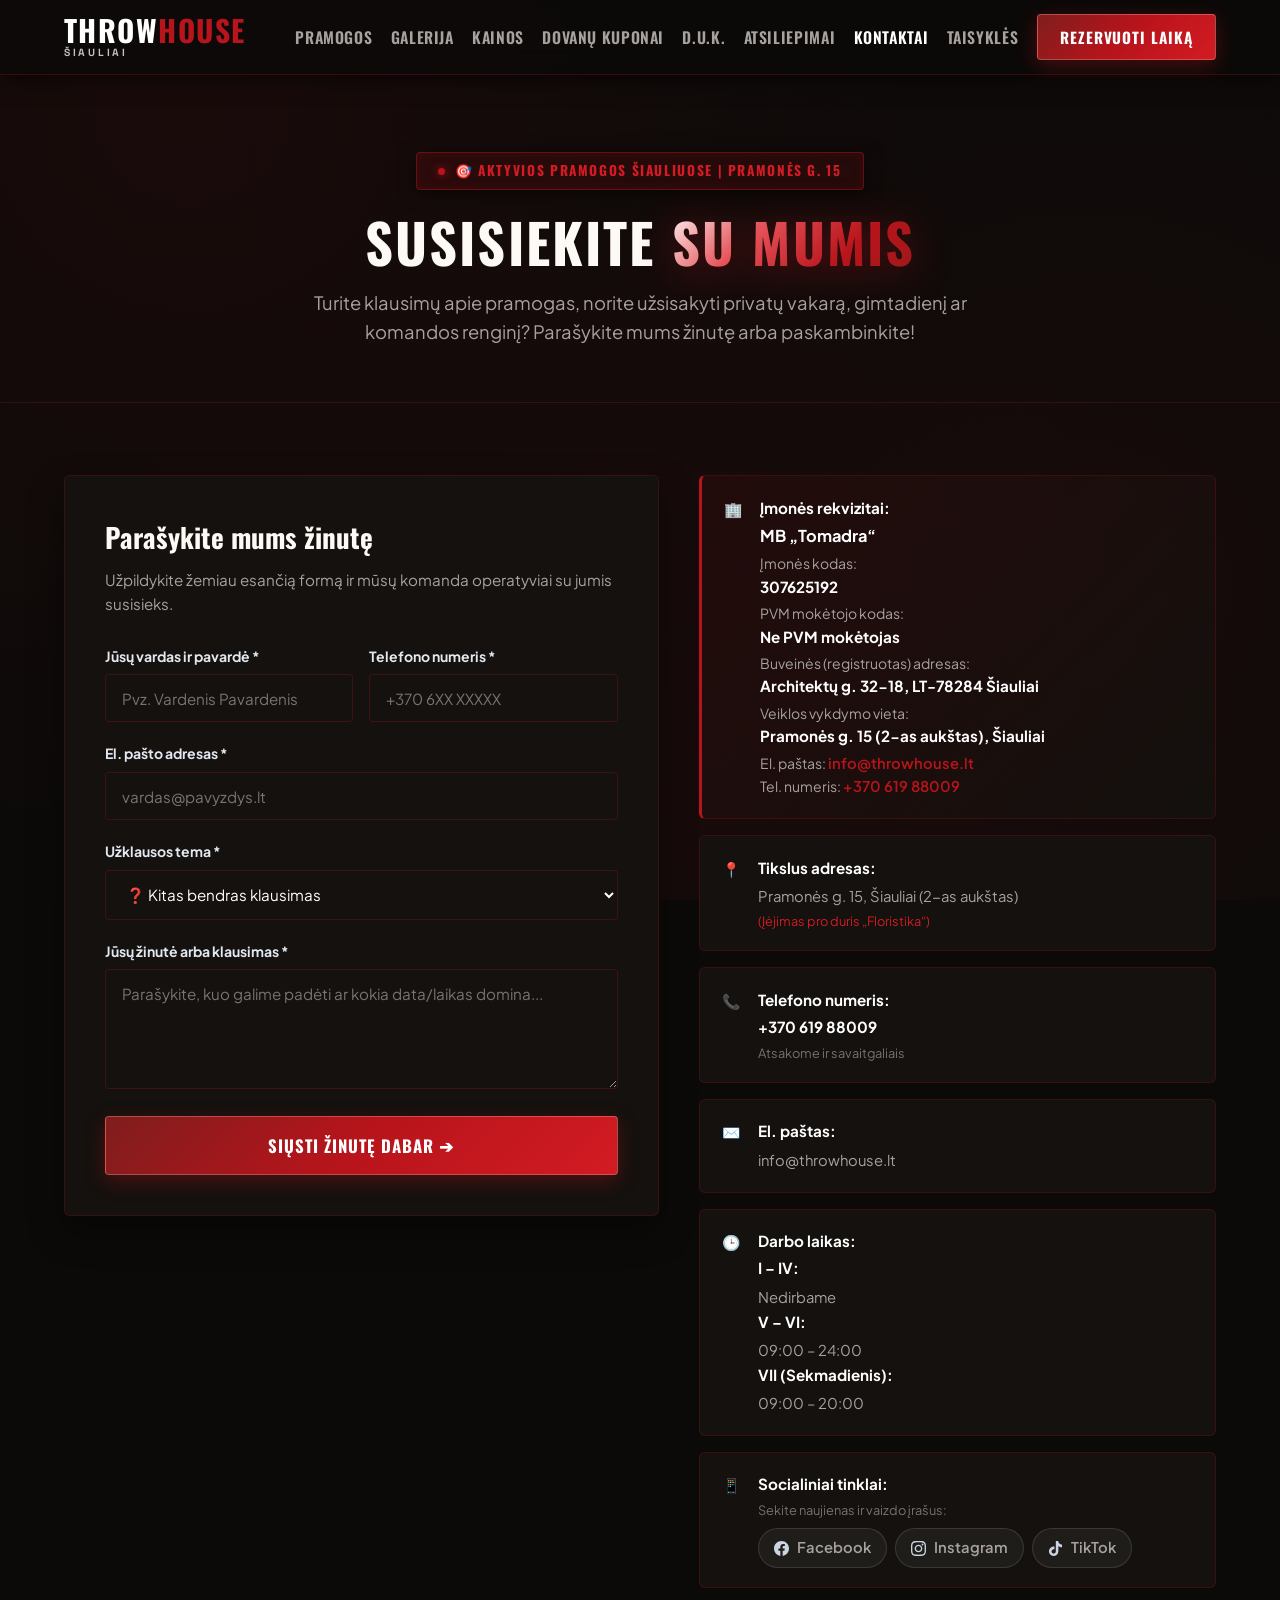
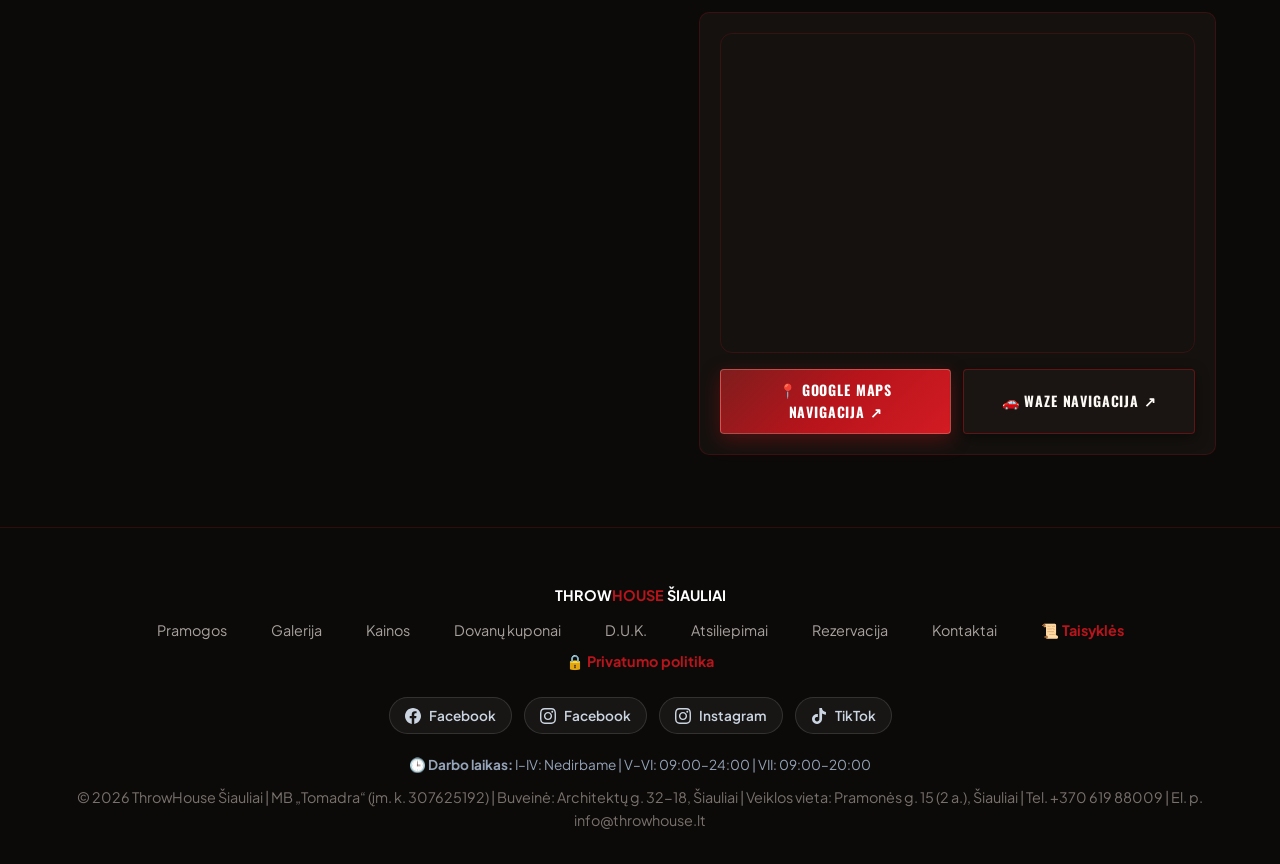
<file: kontaktai.html>
﻿<!DOCTYPE html>
<html lang="lt">
<head>
  <meta charset="UTF-8">
  <meta name="viewport" content="width=device-width, initial-scale=1.0">
  <meta http-equiv="Cache-Control" content="no-cache, no-store, must-revalidate">
  <meta http-equiv="Pragma" content="no-cache">
  <meta http-equiv="Expires" content="0">
  <title>Kontaktai ir Vieta | ThrowHouse – Pramogos Šiauliuose</title>
  <meta name="description" content="ThrowHouse pramogų erdvė Šiauliuose: Pramonės g. 15 (2-as aukštas). Tel. +370 619 88009. Pykčio kambarys, kirvių mėtymas, bernvakariai ir gimtadieniai Šiauliuose.">
  <meta name="keywords" content="pramogos siauliuose, ka veikti siauliuose, throwhouse siauliai kontaktai, pykcio kambarys siauliai, kirviu metymas siauliai">
  <link rel="canonical" href="https://throwhouse.lt/kontaktai.html">
  <meta name="robots" content="index, follow">
  <meta name="theme-color" content="#0c0a09">

  <!-- Favicon & Icons -->
  <link rel="icon" type="image/png" sizes="48x48" href="/favicon-48x48.png">
  <link rel="icon" type="image/png" sizes="192x192" href="/favicon-192x192.png">
  <link rel="icon" type="image/png" sizes="512x512" href="/favicon-512x512.png">
  <link rel="shortcut icon" href="/favicon.ico">
  <link rel="apple-touch-icon" sizes="180x180" href="/apple-touch-icon.png">
  <link rel="manifest" href="/site.webmanifest">

  <!-- Google tag (gtag.js) -->
  <script async src="https://www.googletagmanager.com/gtag/js?id=G-WB80Z0184E"></script>
  <script>
    window.dataLayer = window.dataLayer || [];
    function gtag(){dataLayer.push(arguments);}
    gtag('js', new Date());

    gtag('config', 'G-WB80Z0184E');
  </script>

  <!-- Microsoft Clarity -->
  <script type="text/javascript">
    (function(c,l,a,r,i,t,y){
        c[a]=c[a]||function(){(c[a].q=c[a].q||[]).push(arguments)};
        t=l.createElement(r);t.async=1;t.src="https://www.clarity.ms/tag/"+i;
        y=l.getElementsByTagName(r)[0];y.parentNode.insertBefore(t,y);
    })(window, document, "clarity", "script", "z14atkgpz6");
  </script>

  <!-- Open Graph -->
  <meta property="og:type" content="website">
  <meta property="og:site_name" content="ThrowHouse Šiauliai">
  <meta property="og:url" content="https://throwhouse.lt/kontaktai.html">
  <meta property="og:title" content="Kontaktai ir Vieta | ThrowHouse Šiauliai">
  <meta property="og:description" content="ThrowHouse Šiauliai kontaktai, adresas ir atvykimo instrukcija. Pramonės g. 15, Šiauliai. Tel. +370 619 88009.">
  <meta property="og:image" content="https://throwhouse.lt/pykcio-kambarys.jpg">
  <meta property="og:locale" content="lt_LT">

  <!-- Twitter Card -->
  <meta name="twitter:card" content="summary_large_image">
  <meta name="twitter:title" content="Kontaktai ir Vieta | ThrowHouse Šiauliai">
  <meta name="twitter:description" content="ThrowHouse Šiauliai kontaktai ir atvykimo instrukcija. Pramonės g. 15, Šiauliai. Tel. +370 619 88009.">
  <meta name="twitter:image" content="https://throwhouse.lt/pykcio-kambarys.jpg">

  <!-- Structured Data: ContactPage -->
  <script type="application/ld+json">
  {
    "@context": "https://schema.org",
    "@type": "ContactPage",
    "name": "ThrowHouse Šiauliai Kontaktai",
    "url": "https://throwhouse.lt/kontaktai.html",
    "mainEntity": {
      "@type": "SportsActivityLocation",
      "name": "ThrowHouse Šiauliai",
      "telephone": "+37061988009",
      "email": "info@throwhouse.lt",
      "address": {
        "@type": "PostalAddress",
        "streetAddress": "Pramonės g. 15 (2-as aukštas)",
        "addressLocality": "Šiauliai",
        "postalCode": "78137",
        "addressCountry": "LT"
      },
      "geo": {
        "@type": "GeoCoordinates",
        "latitude": 55.910730,
        "longitude": 23.315700
      }
    }
  }
  </script>
  <link rel="preconnect" href="https://fonts.googleapis.com">
  <link rel="preconnect" href="https://fonts.gstatic.com" crossorigin>
  <link href="https://fonts.googleapis.com/css2?family=Cinzel:wght@600;700;800;900&family=Oswald:wght@500;600;700;800&family=Space+Grotesk:wght@500;600;700&family=Plus+Jakarta+Sans:wght@400;500;600;700;800&display=swap" rel="stylesheet">
  <script src="site-settings.js?v=20261104-v5"></script>
  <style>
    :root {
      --bg-dark: #0c0a09;
      --bg-surface: #14110e;
      --bg-card: #1c1713;
      --bg-card-hover: #241e19;
      --border-color: rgba(184, 20, 27, 0.22);
      --border-strong: rgba(184, 20, 27, 0.45);
      
      --accent: #b8141b;
      --accent-hover: #d31b23;
      --accent-glow: rgba(184, 20, 27, 0.35);
      --accent-flame: #7f1d1d;
      --copper: #7f1d1d;
      --amber-glow: rgba(184, 20, 27, 0.16);

      --text-white: #fdfaf6;
      --text-gray: #a8a29e;
      --text-muted: #78716c;

      --font-display: 'Cinzel', serif;
      --font-head: 'Oswald', sans-serif;
      --font-sub: 'Space Grotesk', sans-serif;
      --font-body: 'Plus Jakarta Sans', sans-serif;

      --radius-sm: 4px;
      --radius-md: 6px;
      --radius-lg: 10px;
    }

    * { margin: 0; padding: 0; box-sizing: border-box; }
    html { scroll-behavior: smooth; }
    body {
      background-color: var(--bg-dark);
      background-image: 
        radial-gradient(circle at 15% 12%, rgba(184, 20, 27, 0.08) 0%, transparent 55%),
        radial-gradient(circle at 85% 65%, rgba(185, 28, 28, 0.06) 0%, transparent 50%),
        radial-gradient(circle at 50% 90%, rgba(184, 20, 27, 0.05) 0%, transparent 60%);
      background-attachment: fixed;
      color: var(--text-white);
      font-family: var(--font-body);
      line-height: 1.6;
      overflow-x: hidden;
      -webkit-font-smoothing: antialiased;
    }

    a { color: inherit; text-decoration: none; }
    ul { list-style: none; }

    .container {
      width: 100%;
      max-width: 1200px;
      margin: 0 auto;
      padding: 0 1.5rem;
    }

    /* MYGTUKAI */
    .btn {
      display: inline-flex;
      align-items: center;
      justify-content: center;
      gap: 0.55rem;
      font-family: var(--font-head);
      font-weight: 700;
      font-size: 1.05rem;
      letter-spacing: 0.06em;
      text-transform: uppercase;
      padding: 0.85rem 1.85rem;
      border-radius: var(--radius-sm);
      cursor: pointer;
      transition: all 0.22s ease;
      border: none;
      text-align: center;
      position: relative;
    }

    .btn-primary {
      background: linear-gradient(135deg, #7f1d1d 0%, #b8141b 50%, #d31b23 100%);
      color: #ffffff;
      font-weight: 800;
      box-shadow: 0 6px 20px rgba(184, 20, 27, 0.35);
      border: 1px solid rgba(255, 237, 213, 0.25);
    }

    .btn-primary:hover {
      background: linear-gradient(135deg, #9a3412 0%, #dc2626 50%, #fbbf24 100%);
      transform: translateY(-2px);
      box-shadow: 0 10px 28px rgba(184, 20, 27, 0.45);
      color: #0c0a08;
    }

    .btn-secondary {
      background: rgba(28, 23, 19, 0.85);
      color: #fdfaf6;
      border: 1.5px solid var(--border-strong);
      box-shadow: 0 4px 14px rgba(0, 0, 0, 0.4);
    }

    .btn-secondary:hover {
      background: rgba(184, 20, 27, 0.12);
      border-color: var(--accent);
      color: var(--accent-hover);
      transform: translateY(-2px);
      box-shadow: 0 6px 20px rgba(184, 20, 27, 0.25);
    }

    .btn-sm {
      padding: 0.55rem 1.2rem;
      font-size: 0.875rem;
    }

    .btn-block { width: 100%; }

    /* HEADER */
    .header {
      position: fixed;
      top: 0;
      left: 0;
      width: 100%;
      z-index: 100;
      background: rgba(12, 10, 9, 0.95);
      backdrop-filter: blur(14px);
      border-bottom: 1.5px solid rgba(184, 20, 27, 0.25);
      box-shadow: 0 4px 20px rgba(0, 0, 0, 0.6);
      padding: 0.9rem 0;
    }

    .nav-bar {
      display: flex;
      align-items: center;
      justify-content: space-between;
    }

    .brand {
      display: flex;
      flex-direction: column;
      line-height: 1;
    }

    .brand-title {
      font-family: var(--font-head);
      font-size: 1.85rem;
      font-weight: 800;
      letter-spacing: 0.05em;
      text-transform: uppercase;
      color: #ffffff;
    }

    .brand-title span { color: var(--accent); }
    .brand-city {
      font-family: var(--font-sub);
      font-size: 0.65rem;
      font-weight: 700;
      letter-spacing: 0.26em;
      color: #ffffff;
      opacity: 0.75;
      margin-top: 3px;
    }

    .nav-links {
      display: flex;
      align-items: center;
      gap: 1.15rem;
    }

    .nav-item {
      font-family: var(--font-head);
      font-weight: 600;
      font-size: 0.98rem;
      letter-spacing: 0.04em;
      text-transform: uppercase;
      color: var(--text-gray);
      transition: color 0.2s;
    }

    .nav-item:hover { color: var(--accent); }
    .nav-item.active { color: #ffffff; }

    .nav-btn {
      padding: 0.6rem 1.4rem;
      font-size: 0.95rem;
    }

    .nav-toggle {
      display: none;
      background: none;
      border: none;
      color: #fff;
      font-size: 1.6rem;
      cursor: pointer;
    }

    /* HERO */
    .contact-hero {
      padding: 9.5rem 0 3.5rem 0;
      text-align: center;
      position: relative;
      border-bottom: 1px solid var(--border-color);
    }

    .hero-badge {
      display: inline-flex;
      align-items: center;
      gap: 0.6rem;
      background: rgba(184, 20, 27, 0.12);
      border: 1.5px solid rgba(184, 20, 27, 0.45);
      color: #d31b23;
      padding: 0.45rem 1.35rem;
      border-radius: var(--radius-sm);
      font-size: 0.85rem;
      font-weight: 800;
      font-family: var(--font-head);
      letter-spacing: 0.12em;
      text-transform: uppercase;
      margin-bottom: 1.35rem;
      box-shadow: 0 4px 18px rgba(0, 0, 0, 0.5), inset 0 0 12px rgba(184, 20, 27, 0.15);
    }

    .badge-dot {
      width: 7px;
      height: 7px;
      background-color: var(--accent);
      border-radius: 50%;
      box-shadow: 0 0 10px var(--accent);
    }

    .hero-h1 {
      font-family: var(--font-head);
      font-size: 3.4rem;
      font-weight: 800;
      line-height: 1.1;
      margin-bottom: 1rem;
      letter-spacing: 0.04em;
      text-transform: uppercase;
    }

    .hero-h1 .gradient {
      background: linear-gradient(135deg, #ffffff 0%, #e55359 35%, #b8141b 70%, #991b1b 100%);
      -webkit-background-clip: text;
      -webkit-text-fill-color: transparent;
      filter: drop-shadow(0 4px 20px rgba(184, 20, 27, 0.45));
    }

    .hero-lead {
      font-size: 1.15rem;
      color: var(--text-gray);
      max-width: 680px;
      margin: 0 auto;
    }

    /* GRID LAYOUT */
    .contact-section {
      padding: 4.5rem 0;
    }

    .contact-grid {
      display: grid;
      grid-template-columns: 1.15fr 1fr;
      gap: 2.5rem;
      align-items: flex-start;
    }

    /* FORMA */
    .form-box {
      background: var(--bg-surface);
      border: 1px solid var(--border-color);
      border-radius: var(--radius-md);
      padding: 2.5rem;
      box-shadow: 0 15px 35px rgba(0, 0, 0, 0.4);
      position: relative;
    }

    .form-box h3 {
      font-family: var(--font-head);
      font-size: 1.7rem;
      margin-bottom: 0.5rem;
    }

    .form-box p.desc {
      color: var(--text-gray);
      font-size: 0.95rem;
      margin-bottom: 1.75rem;
    }

    .form-group {
      margin-bottom: 1.25rem;
    }

    .form-label {
      display: block;
      font-size: 0.875rem;
      font-weight: 700;
      color: #e2e8f0;
      margin-bottom: 0.45rem;
    }

    .form-input, .form-select, .form-textarea {
      width: 100%;
      padding: 0.85rem 1rem;
      background: #14110e;
      border: 1px solid rgba(184, 20, 27, 0.25);
      border-radius: var(--radius-sm);
      color: #fff;
      font-family: var(--font-body);
      font-size: 0.95rem;
      transition: all 0.2s;
    }

    .form-input:focus, .form-select:focus, .form-textarea:focus {
      outline: none;
      border-color: var(--accent);
      box-shadow: 0 0 12px var(--accent-glow);
    }

    .form-select {
      cursor: pointer;
    }

    .form-textarea {
      resize: vertical;
      min-height: 120px;
    }

    .form-row {
      display: grid;
      grid-template-columns: 1fr 1fr;
      gap: 1rem;
    }

    .alert-success {
      background: rgba(34, 197, 94, 0.12);
      border: 1px solid rgba(34, 197, 94, 0.4);
      padding: 1.5rem;
      border-radius: var(--radius-md);
      margin-top: 1.25rem;
      color: #4ade80;
      display: none;
    }

    .alert-error {
      background: rgba(239, 68, 68, 0.12);
      border: 1px solid rgba(239, 68, 68, 0.4);
      padding: 1.25rem;
      border-radius: var(--radius-md);
      margin-top: 1.25rem;
      color: #f87171;
      display: none;
    }

    /* KONTAKTŲ INFO IR ŽEMĖLAPIS */
    .info-column {
      display: flex;
      flex-direction: column;
      gap: 1.5rem;
    }

    .contact-card-box {
      display: flex;
      flex-direction: column;
      gap: 1rem;
    }

    .c-box {
      display: flex;
      align-items: flex-start;
      gap: 1.1rem;
      background: var(--bg-surface);
      border: 1px solid var(--border-color);
      padding: 1.2rem 1.4rem;
      border-radius: var(--radius-md);
      transition: border-color 0.2s;
    }

    .c-box:hover {
      border-color: var(--accent);
    }

    .c-icon {
      font-size: 1.6rem;
      flex-shrink: 0;
      margin-top: 2px;
    }

    .c-box strong {
      display: block;
      font-size: 0.95rem;
      color: #fff;
      margin-bottom: 0.2rem;
    }

    .c-box span, .c-box a {
      font-size: 0.925rem;
      color: var(--text-gray);
    }

    .c-box a:hover {
      color: var(--accent);
    }

    /* MAP CARD */
    .map-container-card {
      background: var(--bg-surface);
      border: 1px solid var(--border-color);
      border-radius: var(--radius-lg);
      padding: 1.25rem;
      display: flex;
      flex-direction: column;
      gap: 1rem;
    }

    .map-frame-inner {
      width: 100%;
      height: 320px;
      border-radius: 12px;
      overflow: hidden;
      border: 1px solid var(--border-color);
    }

    .map-actions {
      display: flex;
      gap: 0.75rem;
      flex-wrap: wrap;
    }

    .map-actions .btn { flex: 1; }

    /* FOOTER */
    .footer {
      padding: 3.5rem 0 2rem 0;
      text-align: center;
      border-top: 1px solid var(--border-color);
      color: var(--text-muted);
      font-size: 0.9rem;
    }

    .footer a { color: var(--text-gray); margin: 0 0.75rem; }
    .footer a:hover { color: var(--accent); }

    .footer-socials {
      display: flex;
      justify-content: center;
      align-items: center;
      gap: 0.75rem;
      flex-wrap: wrap;
      margin: 1.25rem 0;
    }
    .social-badge {
      display: inline-flex;
      align-items: center;
      gap: 8px;
      padding: 7px 15px;
      border-radius: 999px;
      background: rgba(255, 255, 255, 0.05);
      border: 1px solid rgba(255, 255, 255, 0.12);
      color: #cbd5e1 !important;
      text-decoration: none;
      font-size: 0.85rem;
      font-weight: 600;
      margin: 0 !important;
      transition: all 0.25s ease;
    }
    .social-badge svg {
      flex-shrink: 0;
      transition: transform 0.25s ease;
    }
    .social-badge:hover {
      transform: translateY(-2px);
      color: #ffffff !important;
    }
    .social-badge:hover svg {
      transform: scale(1.15);
    }
    .social-badge.fb:hover {
      background: rgba(24, 119, 242, 0.15);
      border-color: #1877f2;
      box-shadow: 0 4px 15px rgba(24, 119, 242, 0.35);
    }
    .social-badge.ig:hover {
      background: rgba(225, 48, 108, 0.15);
      border-color: #e1306c;
      box-shadow: 0 4px 15px rgba(225, 48, 108, 0.35);
    }
    .social-badge.tt:hover {
      background: rgba(0, 242, 254, 0.15);
      border-color: #00f2fe;
      box-shadow: 0 4px 15px rgba(0, 242, 254, 0.35);
    }

    @media (max-width: 900px) {
      .contact-grid { grid-template-columns: 1fr; gap: 2rem; }
      .hero-h1 { font-size: 2.3rem; }
      .form-row { grid-template-columns: 1fr; }
    }

    @media (max-width: 768px) {
      .container { padding: 0 1rem; }
      .header { padding: 0.55rem 0; }
      .brand-title { font-size: 1.15rem; }
      .brand-city { font-size: 0.55rem; }

      .nav-toggle {
        display: flex;
        align-items: center;
        justify-content: center;
        width: 36px;
        height: 36px;
        border-radius: 6px;
        background: rgba(184, 20, 27, 0.12);
        border: 1.5px solid rgba(184, 20, 27, 0.4);
        color: #b8141b;
        font-size: 1.2rem;
        cursor: pointer;
        transition: all 0.2s;
      }
      .nav-toggle:active {
        transform: scale(0.95);
        background: rgba(184, 20, 27, 0.25);
      }

      .nav-links {
        display: none;
        position: absolute;
        top: 100%;
        left: 0;
        width: 100%;
        background: rgba(12, 10, 9, 0.98);
        -webkit-backdrop-filter: blur(20px);
        backdrop-filter: blur(20px);
        flex-direction: column;
        padding: 1rem 1rem 1.25rem 1rem;
        border-bottom: 2px solid var(--accent);
        box-shadow: 0 25px 50px rgba(0, 0, 0, 0.9);
        max-height: calc(100vh - 65px);
        overflow-y: auto;
        gap: 0.3rem;
      }
      .nav-links.show { display: flex; }
      .nav-links .nav-item {
        width: 100%;
        text-align: center;
        padding: 0.6rem 0.8rem;
        font-size: 0.92rem;
        border-radius: 6px;
        color: #e2e8f0;
      }
      .nav-links .nav-item:active,
      .nav-links .nav-item:hover {
        background: rgba(184, 20, 27, 0.15);
        color: var(--accent);
      }
      .nav-links .nav-btn {
        width: 100%;
        margin-top: 0.4rem;
        padding: 0.7rem 1rem;
        font-size: 0.88rem;
        justify-content: center;
        text-align: center;
      }

      .contact-hero { padding: 4.8rem 0 2rem 0; }
      .hero-h1 { font-size: 1.45rem; line-height: 1.2; }
      .hero-lead { font-size: 0.82rem; }

      .contact-section { padding: 2rem 0 2.5rem 0; }
      .form-box { padding: 1.15rem 0.95rem; border-radius: 10px; }
      .form-box h3 { font-size: 1.15rem; }
      .f-label { font-size: 0.78rem; }
      .f-input { font-size: 0.84rem; padding: 0.55rem 0.75rem; border-radius: 6px; }
      
      .map-frame-inner { height: 220px; }
      .map-actions { flex-direction: column; gap: 0.5rem; }
      .map-actions .btn { width: 100%; padding: 0.65rem 1rem; font-size: 0.84rem; }

      .footer {
        padding: 1.75rem 1rem 1.35rem 1rem;
        font-size: 0.76rem;
      }
      .footer a {
        margin: 0.2rem 0.35rem;
        font-size: 0.76rem;
      }
      .footer-socials { gap: 0.5rem; margin: 0.85rem 0; }
      .social-badge { padding: 5px 12px; font-size: 0.74rem; gap: 6px; }
      .social-badge svg { width: 14px; height: 14px; }
    }

    @media (max-width: 480px) {
      .container { padding: 0 0.85rem; }
      .contact-hero { padding: 4.2rem 0 1.85rem 0; }
      .hero-h1 { font-size: 1.32rem; }
      .form-box { padding: 1rem 0.8rem; }
    }
  </style>
</head>
<body>

  <!-- HEADER -->
  <header class="header">
    <div class="container nav-bar">
      <a href="index.html" class="brand">
        <div class="brand-title">THROW<span>HOUSE</span></div>
        <div class="brand-city">ŠIAULIAI</div>
      </a>

      <nav class="nav-links" id="navLinks">
        <a href="index.html#pramogos" class="nav-item">Pramogos</a>
        <a href="index.html#galerija" class="nav-item">Galerija</a>
        <a href="index.html#kainos" class="nav-item">Kainos</a>
        <a href="index.html#kuponai" class="nav-item">Dovanų kuponai</a>
        <a href="index.html#duk" class="nav-item">D.U.K.</a>
        <a href="index.html#atsiliepimai" class="nav-item">Atsiliepimai</a>
        <a href="kontaktai.html" class="nav-item active">Kontaktai</a>
        <a href="taisykles.html" class="nav-item">Taisyklės</a>
        <a href="index.html#rezervacija" class="btn btn-primary nav-btn">Rezervuoti laiką</a>
      </nav>

      <button class="nav-toggle" id="navToggle" aria-label="Meniu">☰</button>
    </div>
  </header>

  <!-- HERO -->
  <section class="contact-hero">
    <div class="container">
      <div class="hero-badge">
        <span class="badge-dot"></span> 🎯 Aktyvios pramogos Šiauliuose | Pramonės g. 15
      </div>
      <h1 class="hero-h1">
        SUSISIEKITE <span class="gradient">SU MUMIS</span>
      </h1>
      <p class="hero-lead">
        Turite klausimų apie pramogas, norite užsisakyti privatų vakarą, gimtadienį ar komandos renginį? Parašykite mums žinutę arba paskambinkite!
      </p>
    </div>
  </section>

  <!-- KONTAKTŲ IR FORMOS SEKCIJA -->
  <section class="contact-section">
    <div class="container">
      <div class="contact-grid">
        
        <!-- FORMA -->
        <div class="form-box">
          <h3>Parašykite mums žinutę</h3>
          <p class="desc">Užpildykite žemiau esančią formą ir mūsų komanda operatyviai su jumis susisieks.</p>

          <form id="contactForm" onsubmit="handleContactSubmit(event)">
            <div class="form-row">
              <div class="form-group">
                <label class="form-label" for="cName">Jūsų vardas ir pavardė *</label>
                <input type="text" id="cName" class="form-input" placeholder="Pvz. Vardenis Pavardenis" required>
              </div>
              <div class="form-group">
                <label class="form-label" for="cPhone">Telefono numeris *</label>
                <input type="tel" id="cPhone" class="form-input" placeholder="+370 6XX XXXXX" required>
              </div>
            </div>

            <div class="form-group">
              <label class="form-label" for="cEmail">El. pašto adresas *</label>
              <input type="email" id="cEmail" class="form-input" placeholder="vardas@pavyzdys.lt" required>
            </div>

            <div class="form-group">
              <label class="form-label" for="cSubject">Užklausos tema *</label>
              <select id="cSubject" class="form-select" required>
                <option value="🪓 Kirvių mėtymas / Pykčio kambarys">🪓 Kirvių mėtymas / Pykčio kambarys</option>
                <option value="🎂 Gimtadienis / Bernvakaris / Mergvakaris">🎂 Gimtadienis / Bernvakaris / Mergvakaris</option>
                <option value="🏢 Įmonės renginys / Teambuilding">🏢 Įmonės renginys / Teambuilding</option>
                <option value="🎁 Dovanų kuponų klausimas">🎁 Dovanų kuponų klausimas</option>
                <option value="❓ Kitas bendras klausimas" selected>❓ Kitas bendras klausimas</option>
              </select>
            </div>

            <div class="form-group">
              <label class="form-label" for="cMessage">Jūsų žinutė arba klausimas *</label>
              <textarea id="cMessage" class="form-textarea" placeholder="Parašykite, kuo galime padėti ar kokia data/laikas domina..." required></textarea>
            </div>

            <button type="submit" id="submitBtn" class="btn btn-primary btn-block" style="padding: 1rem; font-size: 1.05rem;">
              Siųsti žinutę dabar ➔
            </button>
          </form>

          <div id="contactSuccess" class="alert-success">
            <strong>✅ Žinutė sėkmingai išsiųsta!</strong><br>
            <span id="contactSuccessMsg">Dėkojame! Netrukus su jumis susisieksime nurodytu telefonu arba el. paštu.</span>
          </div>

          <div id="contactError" class="alert-error">
            <strong>⚠️ Klaida:</strong> <span id="contactErrorMsg">Nepavyko išsiųsti žinutės. Prašome pabandyti dar kartą arba skambinti telefonu.</span>
          </div>
        </div>

        <!-- REKVIZITAI IR ŽEMĖLAPIS -->
        <div class="info-column">
          
          <div class="contact-card-box">
            <div class="c-box" style="border-left: 3px solid var(--accent); background: linear-gradient(135deg, rgba(184, 20, 27, 0.08) 0%, rgba(20, 17, 14, 0.95) 100%);">
              <span class="c-icon">🏢</span>
              <div>
                <strong>Įmonės rekvizitai:</strong>
                <span style="display:block; color:#fff; font-weight:700; font-size:1.02rem; margin-top:2px;">MB „Tomadra“</span>
                <span style="display:block; font-size:0.875rem; color:var(--text-gray); margin-top:3px;">Įmonės kodas: <strong style="color:#fff;">307625192</strong></span>
                <span style="display:block; font-size:0.875rem; color:var(--text-gray);">PVM mokėtojo kodas: <strong style="color:#fff;">Ne PVM mokėtojas</strong></span>
                <span style="display:block; font-size:0.875rem; color:var(--text-gray);">Buveinės (registruotas) adresas: <strong style="color:#fff;">Architektų g. 32-18, LT-78284 Šiauliai</strong></span>
                <span style="display:block; font-size:0.875rem; color:var(--text-gray);">Veiklos vykdymo vieta: <strong style="color:#fff;">Pramonės g. 15 (2-as aukštas), Šiauliai</strong></span>
                <span style="display:block; font-size:0.875rem; color:var(--text-gray);">El. paštas: <a href="mailto:info@throwhouse.lt" style="color:var(--accent); font-weight:600;">info@throwhouse.lt</a></span>
                <span style="display:block; font-size:0.875rem; color:var(--text-gray);">Tel. numeris: <a href="tel:+37061988009" style="color:var(--accent); font-weight:600;">+370 619 88009</a></span>
              </div>
            </div>

            <div class="c-box">
              <span class="c-icon">📍</span>
              <div>
                <strong>Tikslus adresas:</strong>
                <span>Pramonės g. 15, Šiauliai (2-as aukštas)</span>
                <span style="display:block; font-size:0.8rem; color:#d31b23; margin-top:2px;">(Įėjimas pro duris „Floristika“)</span>
              </div>
            </div>

            <div class="c-box">
              <span class="c-icon">📞</span>
              <div>
                <strong>Telefono numeris:</strong>
                <a href="tel:+37061988009"><strong>+370 619 88009</strong></a>
                <span style="display:block; font-size:0.8rem; color:var(--text-muted);">Atsakome ir savaitgaliais</span>
              </div>
            </div>

            <div class="c-box">
              <span class="c-icon">✉️</span>
              <div>
                <strong>El. paštas:</strong>
                <a href="mailto:info@throwhouse.lt">info@throwhouse.lt</a>
              </div>
            </div>

            <div class="c-box">
              <span class="c-icon">🕒</span>
              <div>
                <strong>Darbo laikas:</strong>
                <span><strong>I – IV:</strong> Nedirbame</span><br>
                <span><strong>V – VI:</strong> 09:00 – 24:00</span><br>
                <span><strong>VII (Sekmadienis):</strong> 09:00 – 20:00</span>
              </div>
            </div>

            <div class="c-box">
              <span class="c-icon">📱</span>
              <div>
                <strong>Socialiniai tinklai:</strong>
                <span style="display:block; font-size:0.8rem; color:var(--text-muted); margin-bottom: 0.5rem;">Sekite naujienas ir vaizdo įrašus:</span>
                <div style="display: flex; gap: 8px; flex-wrap: wrap;">
                  <a href="https://www.facebook.com/p/ThrowHouse-%C5%A0iauliai-61594304310440/" target="_blank" rel="noopener noreferrer" class="social-badge fb" title="Facebook">
                    <svg width="15" height="15" viewBox="0 0 24 24" fill="currentColor"><path d="M24 12.073c0-6.627-5.373-12-12-12s-12 5.373-12 12c0 5.99 4.388 10.954 10.125 11.854v-8.385H7.078v-3.47h3.047V9.43c0-3.007 1.792-4.669 4.533-4.669 1.312 0 2.686.235 2.686.235v2.953H15.83c-1.491 0-1.956.925-1.956 1.874v2.25h3.328l-.532 3.47h-2.796v8.385C19.612 23.027 24 18.062 24 12.073z"/></svg>
                    <span>Facebook</span>
                  </a>
                  <a href="https://www.instagram.com/throwhousesiauliai/" target="_blank" rel="noopener noreferrer" class="social-badge ig" title="Instagram">
                    <svg width="15" height="15" viewBox="0 0 24 24" fill="currentColor"><path d="M12 2.163c3.204 0 3.584.012 4.85.07 3.252.148 4.771 1.691 4.919 4.919.058 1.265.069 1.645.069 4.849 0 3.205-.012 3.584-.069 4.849-.149 3.225-1.664 4.771-4.919 4.919-1.266.058-1.644.07-4.85.07-3.204 0-3.584-.012-4.849-.07-3.26-.149-4.771-1.699-4.919-4.92-.058-1.265-.07-1.644-.07-4.849 0-3.204.013-3.583.07-4.849.149-3.227 1.664-4.771 4.919-4.919 1.266-.057 1.645-.069 4.849-.069zm0-2.163c-3.259 0-3.667.014-4.947.072-4.358.2-6.78 2.618-6.98 6.98-.059 1.281-.073 1.689-.073 4.948 0 3.259.014 3.668.072 4.948.2 4.358 2.618 6.78 6.98 6.98 1.281.058 1.689.072 4.948.072 3.259 0 3.668-.014 4.948-.072 4.354-.2 6.782-2.618 6.979-6.98.059-1.28.073-1.689.073-4.948 0-3.259-.014-3.667-.072-4.947-.196-4.354-2.617-6.78-6.979-6.98-1.281-.059-1.69-.073-4.949-.073zm0 5.838c-3.403 0-6.162 2.759-6.162 6.162s2.759 6.163 6.162 6.163 6.162-2.759 6.162-6.163c0-3.403-2.759-6.162-6.162-6.162zm0 10.162c-2.209 0-4-1.79-4-4 0-2.209 1.791-4 4-4s4 1.791 4 4c0 2.21-1.791 4-4 4zm6.406-11.845c-.796 0-1.441.645-1.441 1.44s.645 1.44 1.441 1.44c.795 0 1.439-.645 1.439-1.44s-.644-1.44-1.439-1.44z"/></svg>
                    <span>Instagram</span>
                  </a>
                  <a href="https://www.tiktok.com/@throwhousesiauliai?is_from_webapp=1&sender_device=pc" target="_blank" rel="noopener noreferrer" class="social-badge tt" title="TikTok">
                    <svg width="15" height="15" viewBox="0 0 24 24" fill="currentColor"><path d="M12.525.02c1.31-.02 2.61-.01 3.91-.02.08 1.53.63 3.09 1.75 4.17 1.12 1.11 2.7 1.62 4.24 1.79v4.03c-1.44-.05-2.89-.35-4.2-.97-.57-.26-1.1-.59-1.62-.93-.01 2.92.01 5.84-.02 8.75-.08 1.4-.54 2.79-1.35 3.94-1.31 1.92-3.58 3.17-5.91 3.21-1.43.08-2.86-.31-4.08-1.03-2.02-1.19-3.44-3.37-3.65-5.71-.02-.5-.03-1-.01-1.49.18-1.9 1.12-3.72 2.58-4.96 1.66-1.44 3.98-2.13 6.15-1.72.02 1.48-.04 2.96-.04 4.44-.99-.32-2.15-.23-3.02.37-.63.41-1.11 1.04-1.36 1.75-.21.51-.24 1.07-.14 1.61.24 1.64 1.82 3.02 3.5 2.87 1.12-.01 2.19-.66 2.77-1.61.19-.33.4-.67.41-1.06.1-1.79.06-3.57.07-5.36.01-4.03-.01-8.05.02-12.07z"/></svg>
                    <span>TikTok</span>
                  </a>
                </div>
              </div>
            </div>
          </div>

          <!-- GOOGLE MAPS ŽEMĖLAPIS -->
          <div class="map-container-card">
            <div class="map-frame-inner">
              <iframe
                src="https://maps.google.com/maps?q=55.910730,23.315700&hl=lt&z=17&output=embed"
                width="100%"
                height="100%"
                style="border:0;"
                allowfullscreen=""
                loading="lazy"
                referrerpolicy="no-referrer-when-downgrade">
              </iframe>
            </div>

            <div class="map-actions">
              <a href="https://www.google.com/maps?q=55.910730,23.315700" target="_blank" rel="noopener" class="btn btn-primary btn-sm">
                📍 Google Maps navigacija ↗
              </a>
              <a href="https://waze.com/ul?ll=55.910730,23.315700&navigate=yes" target="_blank" rel="noopener" class="btn btn-secondary btn-sm">
                🚗 Waze navigacija ↗
              </a>
            </div>
          </div>

        </div>

      </div>
    </div>
  </section>

  <!-- FOOTER -->
  <footer class="footer">
    <div class="container">
      <p style="margin-bottom: 0.75rem; font-weight: 700; color: #fff;">THROW<span style="color:var(--accent);">HOUSE</span> ŠIAULIAI</p>
      <div style="margin-bottom: 1.5rem; display: flex; flex-wrap: wrap; justify-content: center; gap: 0.5rem 1.25rem;">
        <a href="index.html#pramogos">Pramogos</a>
        <a href="index.html#galerija">Galerija</a>
        <a href="index.html#kainos">Kainos</a>
        <a href="index.html#kuponai">Dovanų kuponai</a>
        <a href="index.html#duk">D.U.K.</a>
        <a href="index.html#atsiliepimai">Atsiliepimai</a>
        <a href="index.html#rezervacija">Rezervacija</a>
        <a href="kontaktai.html">Kontaktai</a>
        <a href="taisykles.html" style="color: var(--accent); font-weight: 700;">📜 Taisyklės</a>
        <a href="privatumas.html" style="color: var(--accent); font-weight: 700;">🔒 Privatumo politika</a>
      </div>
      <div class="footer-socials">
        <a href="https://www.facebook.com/p/ThrowHouse-%C5%A0iauliai-61594304310440/" target="_blank" rel="noopener noreferrer" class="social-badge fb" title="Facebook">
          <svg width="16" height="16" viewBox="0 0 24 24" fill="currentColor"><path d="M24 12.073c0-6.627-5.373-12-12-12s-12 5.373-12 12c0 5.99 4.388 10.954 10.125 11.854v-8.385H7.078v-3.47h3.047V9.43c0-3.007 1.792-4.669 4.533-4.669 1.312 0 2.686.235 2.686.235v2.953H15.83c-1.491 0-1.956.925-1.956 1.874v2.25h3.328l-.532 3.47h-2.796v8.385C19.612 23.027 24 18.062 24 12.073z"/></svg>
          <span>Facebook</span>
        </a>
        <a href="https://www.instagram.com/throwhousesiauliai/" target="_blank" rel="noopener noreferrer" class="social-badge ig" title="Instagram">
          <svg width="16" height="16" viewBox="0 0 24 24" fill="currentColor"><path d="M12 2.163c3.204 0 3.584.012 4.85.07 3.252.148 4.771 1.691 4.919 4.919.058 1.265.069 1.645.069 4.849 0 3.205-.012 3.584-.069 4.849-.149 3.225-1.664 4.771-4.919 4.919-1.266.058-1.644.07-4.85.07-3.204 0-3.584-.012-4.849-.07-3.26-.149-4.771-1.699-4.919-4.92-.058-1.265-.07-1.644-.07-4.849 0-3.204.013-3.583.07-4.849.149-3.227 1.664-4.771 4.919-4.919 1.266-.057 1.645-.069 4.849-.069zm0-2.163c-3.259 0-3.667.014-4.947.072-4.358.2-6.78 2.618-6.98 6.98-.059 1.281-.073 1.689-.073 4.948 0 3.259.014 3.668.072 4.948.2 4.358 2.618 6.78 6.98 6.98 1.281.058 1.689.072 4.948.072 3.259 0 3.668-.014 4.948-.072 4.354-.2 6.782-2.618 6.979-6.98.059-1.28.073-1.689.073-4.948 0-3.259-.014-3.667-.072-4.947-.196-4.354-2.617-6.78-6.979-6.98-1.281-.059-1.69-.073-4.949-.073zm0 5.838c-3.403 0-6.162 2.759-6.162 6.162s2.759 6.163 6.162 6.163 6.162-2.759 6.162-6.163c0-3.403-2.759-6.162-6.162-6.162zm0 10.162c-2.209 0-4-1.79-4-4 0-2.209 1.791-4 4-4s4 1.791 4 4c0 2.21-1.791 4-4 4zm6.406-11.845c-.796 0-1.441.645-1.441 1.44s.645 1.44 1.441 1.44c.795 0 1.439-.645 1.439-1.44s-.644-1.44-1.439-1.44z"/></svg>
          <span>Facebook</span>
        </a>
        <a href="https://www.instagram.com/throwhousesiauliai/" target="_blank" rel="noopener noreferrer" class="social-badge ig" title="Instagram">
          <svg width="16" height="16" viewBox="0 0 24 24" fill="currentColor"><path d="M12 2.163c3.204 0 3.584.012 4.85.07 3.252.148 4.771 1.691 4.919 4.919.058 1.265.069 1.645.069 4.849 0 3.205-.012 3.584-.069 4.849-.149 3.225-1.664 4.771-4.919 4.919-1.266.058-1.644.07-4.85.07-3.204 0-3.584-.012-4.849-.07-3.26-.149-4.771-1.699-4.919-4.92-.058-1.265-.07-1.644-.07-4.849 0-3.204.013-3.583.07-4.849.149-3.227 1.664-4.771 4.919-4.919 1.266-.057 1.645-.069 4.849-.069zm0-2.163c-3.259 0-3.667.014-4.947.072-4.358.2-6.78 2.618-6.98 6.98-.059 1.281-.073 1.689-.073 4.948 0 3.259.014 3.668.072 4.948.2 4.358 2.618 6.78 6.98 6.98 1.281.058 1.689.072 4.948.072 3.259 0 3.668-.014 4.948-.072 4.354-.2 6.782-2.618 6.979-6.98.059-1.28.073-1.689.073-4.948 0-3.259-.014-3.667-.072-4.947-.196-4.354-2.617-6.78-6.979-6.98-1.281-.059-1.69-.073-4.949-.073zm0 5.838c-3.403 0-6.162 2.759-6.162 6.162s2.759 6.163 6.162 6.163 6.162-2.759 6.162-6.163c0-3.403-2.759-6.162-6.162-6.162zm0 10.162c-2.209 0-4-1.79-4-4 0-2.209 1.791-4 4-4s4 1.791 4 4c0 2.21-1.791 4-4 4zm6.406-11.845c-.796 0-1.441.645-1.441 1.44s.645 1.44 1.441 1.44c.795 0 1.439-.645 1.439-1.44s-.644-1.44-1.439-1.44z"/></svg>
          <span>Instagram</span>
        </a>
        <a href="https://www.tiktok.com/@throwhousesiauliai?is_from_webapp=1&sender_device=pc" target="_blank" rel="noopener noreferrer" class="social-badge tt" title="TikTok">
          <svg width="16" height="16" viewBox="0 0 24 24" fill="currentColor"><path d="M12.525.02c1.31-.02 2.61-.01 3.91-.02.08 1.53.63 3.09 1.75 4.17 1.12 1.11 2.7 1.62 4.24 1.79v4.03c-1.44-.05-2.89-.35-4.2-.97-.57-.26-1.1-.59-1.62-.93-.01 2.92.01 5.84-.02 8.75-.08 1.4-.54 2.79-1.35 3.94-1.31 1.92-3.58 3.17-5.91 3.21-1.43.08-2.86-.31-4.08-1.03-2.02-1.19-3.44-3.37-3.65-5.71-.02-.5-.03-1-.01-1.49.18-1.9 1.12-3.72 2.58-4.96 1.66-1.44 3.98-2.13 6.15-1.72.02 1.48-.04 2.96-.04 4.44-.99-.32-2.15-.23-3.02.37-.63.41-1.11 1.04-1.36 1.75-.21.51-.24 1.07-.14 1.61.24 1.64 1.82 3.02 3.5 2.87 1.12-.01 2.19-.66 2.77-1.61.19-.33.4-.67.41-1.06.1-1.79.06-3.57.07-5.36.01-4.03-.01-8.05.02-12.07z"/></svg>
          <span>TikTok</span>
        </a>
      </div>
      <p style="margin-bottom: 0.6rem; font-size: 0.85rem; color: #94a3b8;" data-cms="hours_summary">
        🕒 <strong>Darbo laikas:</strong> I–IV: Nedirbame | V–VI: 09:00–24:00 | VII: 09:00–20:00
      </p>
      <p>© 2026 ThrowHouse Šiauliai | MB „Tomadra“ (įm. k. 307625192) | Buveinė: Architektų g. 32-18, Šiauliai | Veiklos vieta: Pramonės g. 15 (2 a.), Šiauliai | Tel. +370 619 88009 | El. p. info@throwhouse.lt</p>
    </div>
  </footer>


  <script>
    // Mobilusis meniu
    const navToggle = document.getElementById('navToggle');
    const navLinks = document.getElementById('navLinks');
    if (navToggle && navLinks) {
      navToggle.addEventListener('click', () => { navLinks.classList.toggle('show'); });
      navLinks.querySelectorAll('a').forEach(l => {
        l.addEventListener('click', () => navLinks.classList.remove('show'));
      });
    }

    // Automatinis temos parinkimas pagal nuorodą (?tema=kuponas)
    const urlParams = new URLSearchParams(window.location.search);
    if (urlParams.get('tema') === 'kuponas') {
      const subjSelect = document.getElementById('cSubject');
      if (subjSelect) {
        subjSelect.value = '🎁 Dovanų kuponų klausimas';
      }
    }

    // Kontaktų formos siuntimas
    async function handleContactSubmit(event) {
      event.preventDefault();
      
      const btn = document.getElementById('submitBtn');
      const succ = document.getElementById('contactSuccess');
      const succMsg = document.getElementById('contactSuccessMsg');
      const err = document.getElementById('contactError');
      const errMsg = document.getElementById('contactErrorMsg');

      succ.style.display = 'none';
      err.style.display = 'none';
      
      const payload = {
        name: document.getElementById('cName').value.trim(),
        phone: document.getElementById('cPhone').value.trim(),
        email: document.getElementById('cEmail').value.trim(),
        subject: document.getElementById('cSubject').value,
        message: document.getElementById('cMessage').value.trim()
      };

      btn.disabled = true;
      btn.textContent = 'Siunčiama žinutė... ⏳';

      try {
        const res = await fetch('kontaktai.php', {
          method: 'POST',
          headers: { 'Content-Type': 'application/json' },
          body: JSON.stringify(payload)
        });
        const data = await res.json();

        if (data && data.success) {
          succMsg.textContent = data.message || 'Dėkojame! Jūsų žinutė gauta, netrukus su jumis susisieksime.';
          succ.style.display = 'block';
          document.getElementById('contactForm').reset();
          succ.scrollIntoView({ behavior: 'smooth', block: 'center' });
        } else {
          errMsg.textContent = data.message || 'Įvyko klaida siunčiant formą. Prašome susisiekti telefonu.';
          err.style.display = 'block';
        }
      } catch (e) {
        errMsg.textContent = 'Nepavyko užmegzti ryšio su serveriu. Prašome paskambinti telefonu +370 619 88009.';
        err.style.display = 'block';
      } finally {
        btn.disabled = false;
        btn.textContent = 'Siųsti žinutę dabar ➔';
      }
    }
  </script>
</body>
</html>
</file>
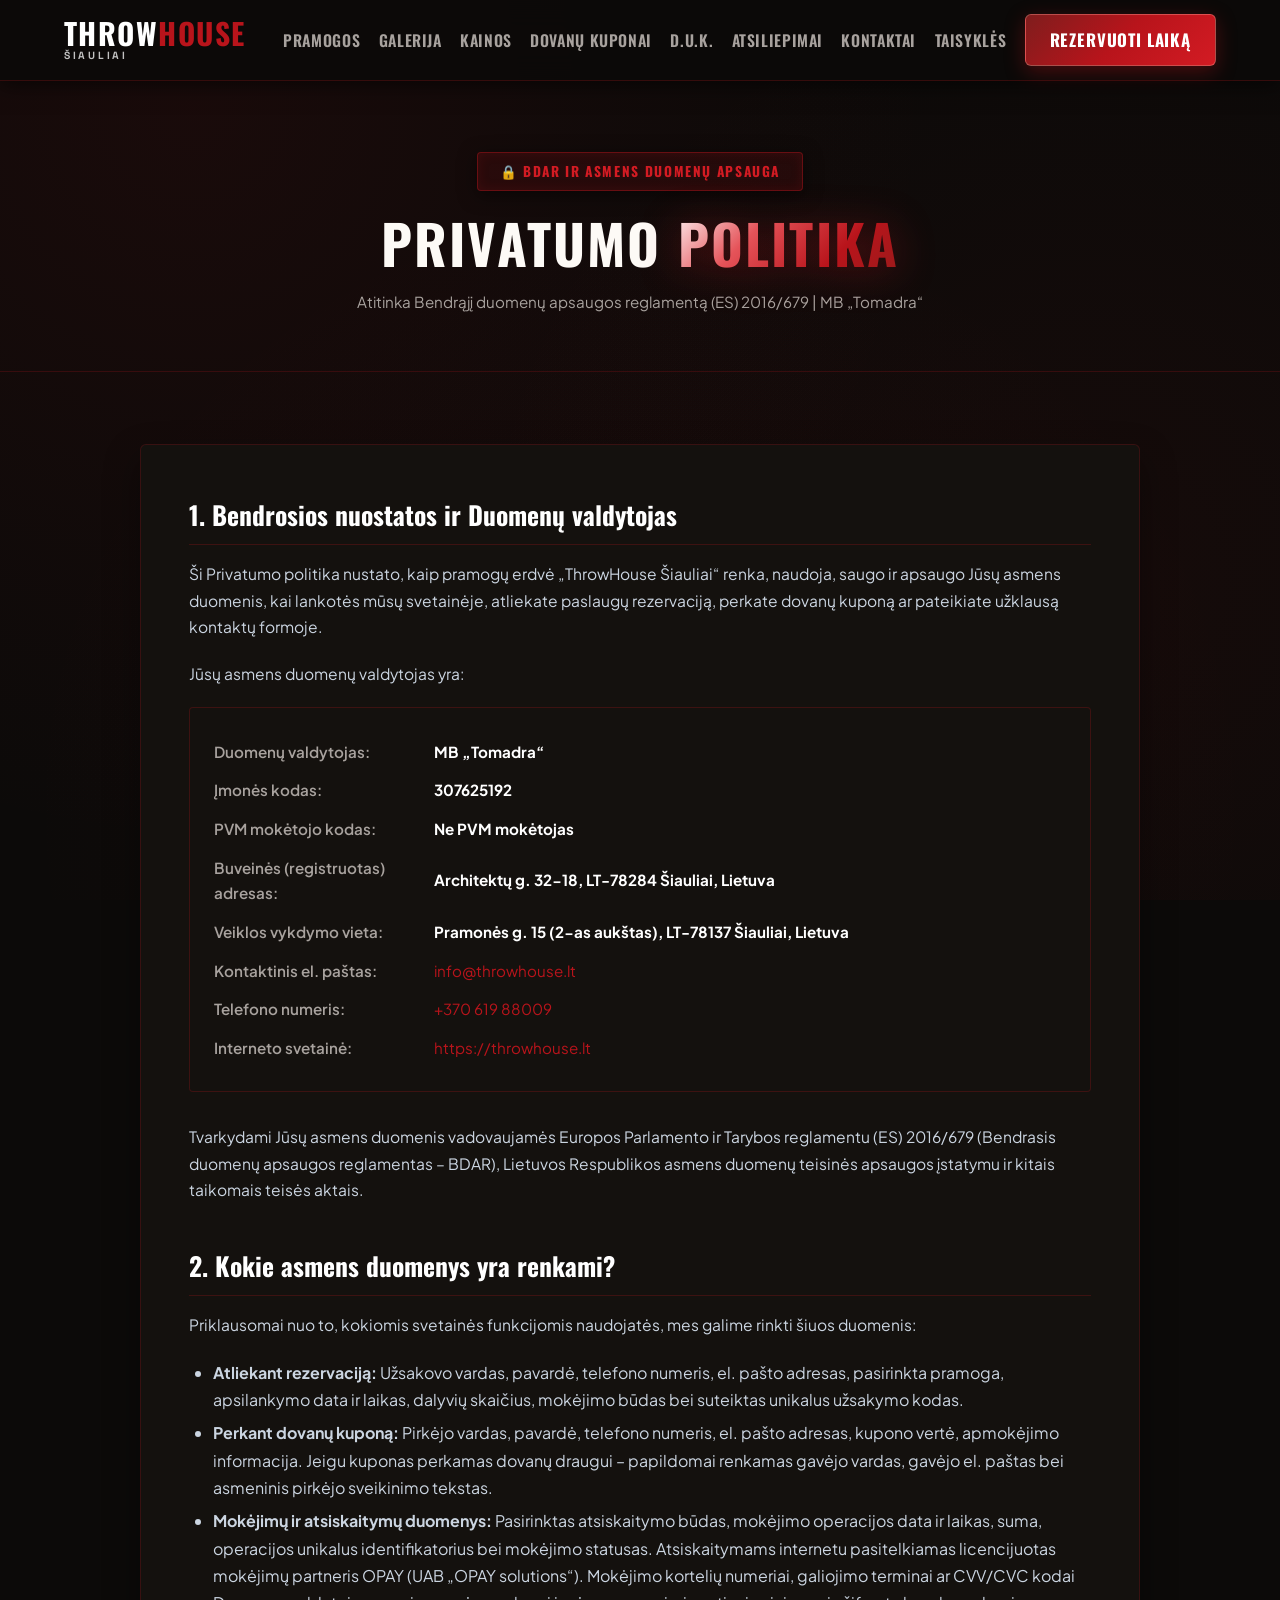
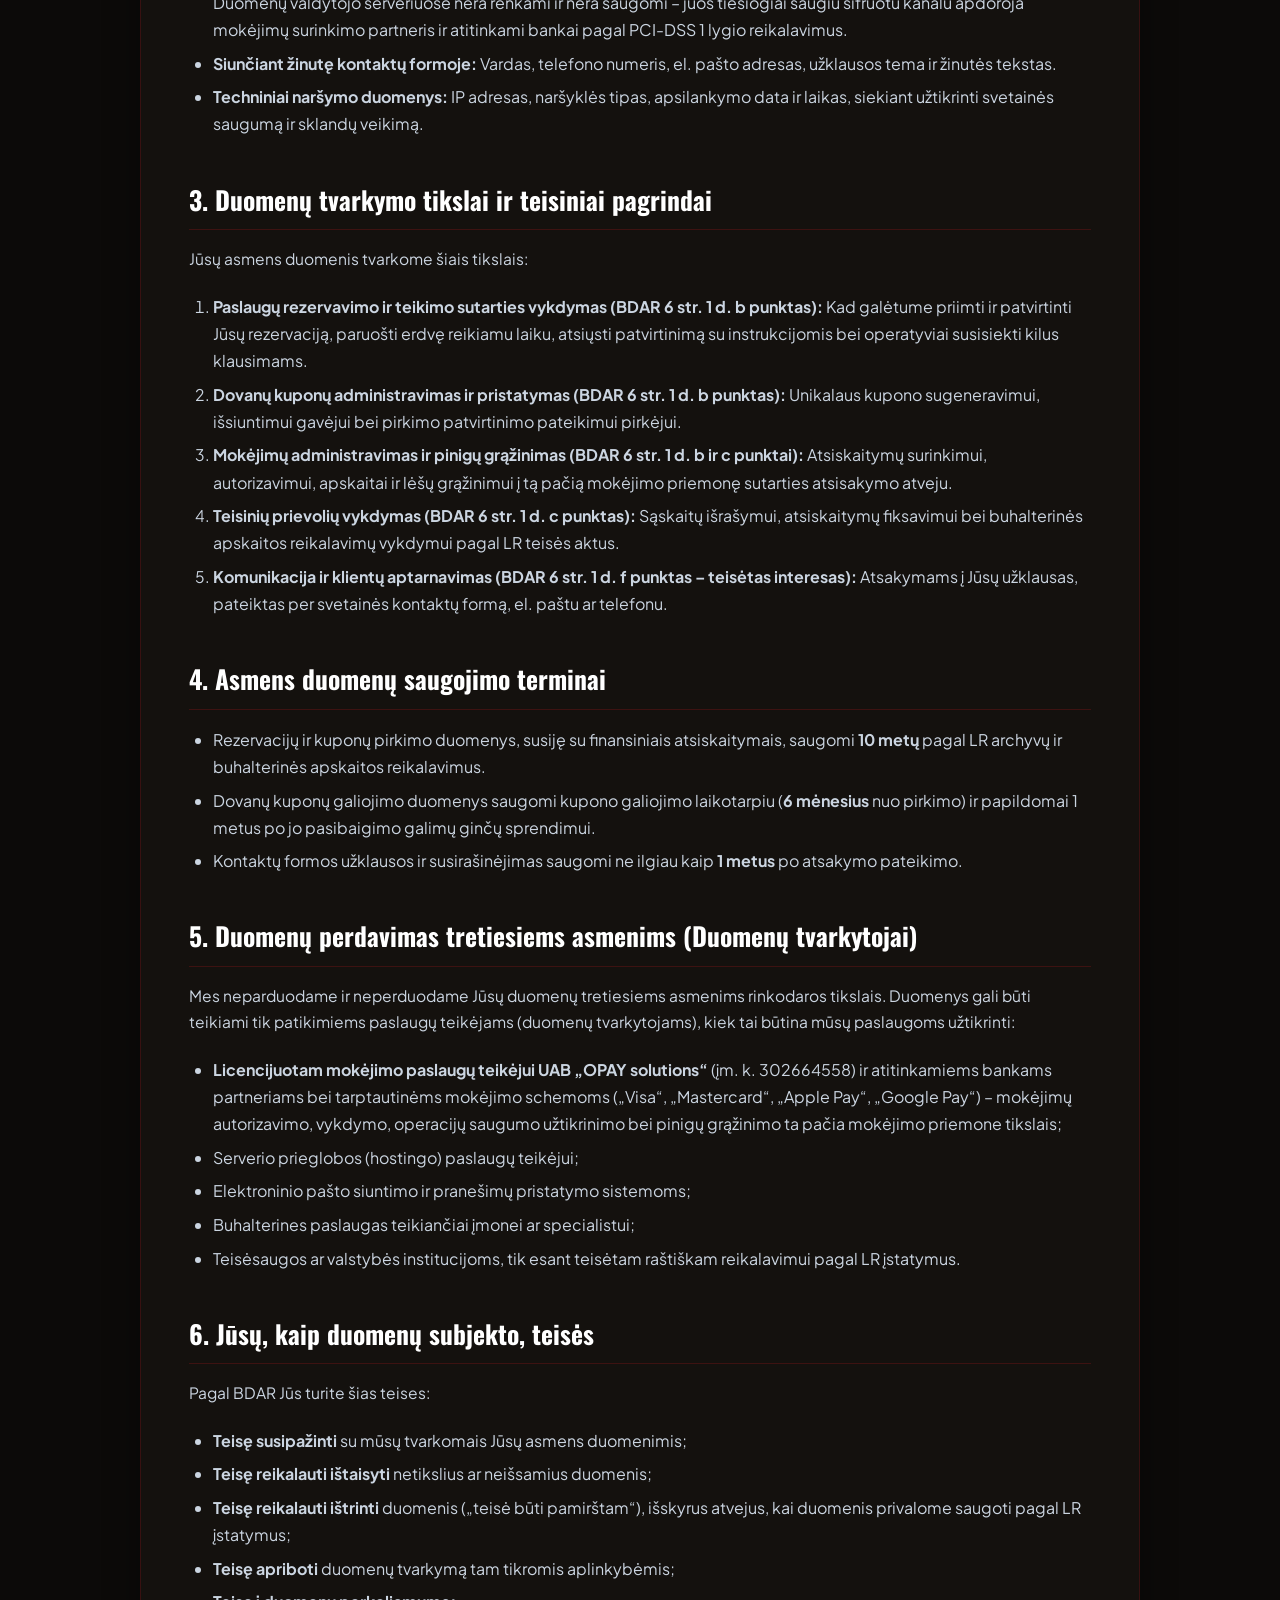
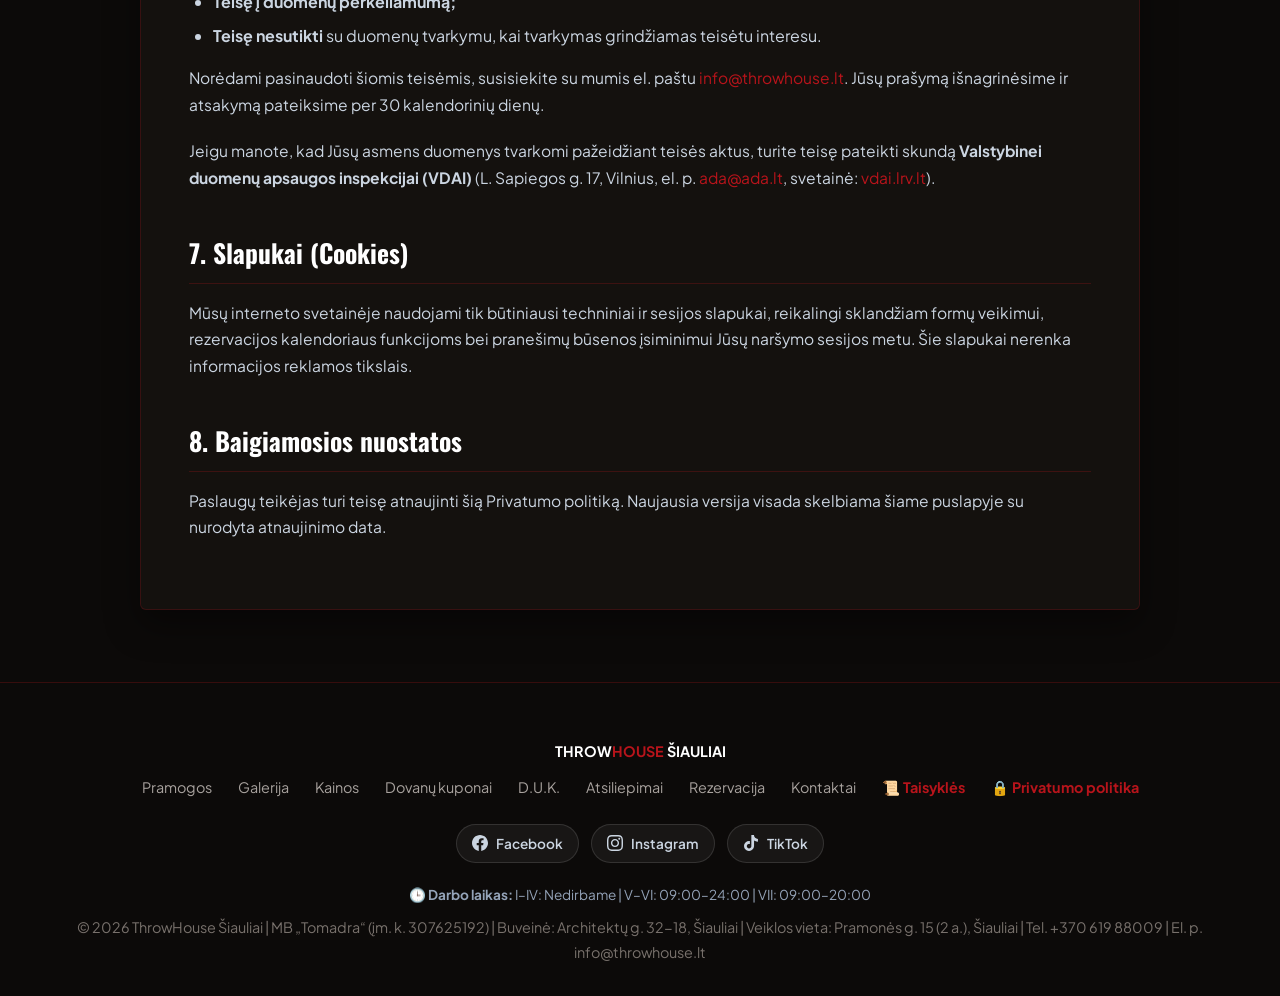
<file: privatumas.html>
﻿<!DOCTYPE html>
<html lang="lt">
<head>
  <meta charset="UTF-8">
  <meta name="viewport" content="width=device-width, initial-scale=1.0">
  <meta http-equiv="Cache-Control" content="no-cache, no-store, must-revalidate">
  <meta http-equiv="Pragma" content="no-cache">
  <meta http-equiv="Expires" content="0">
  <title>Privatumo politika | ThrowHouse Šiauliai</title>
  <meta name="description" content="ThrowHouse Šiauliai asmens duomenų tvarkymo privatumo politika (BDAR). Duomenų valdytojas MB „Tomadra“. Pramonės g. 15, Šiauliai.">
  <meta name="theme-color" content="#0c0a09">

  <!-- Favicon & Icons -->
  <link rel="icon" type="image/png" sizes="48x48" href="/favicon-48x48.png">
  <link rel="icon" type="image/png" sizes="192x192" href="/favicon-192x192.png">
  <link rel="icon" type="image/png" sizes="512x512" href="/favicon-512x512.png">
  <link rel="shortcut icon" href="/favicon.ico">
  <link rel="apple-touch-icon" sizes="180x180" href="/apple-touch-icon.png">
  <link rel="manifest" href="/site.webmanifest">
  <link rel="canonical" href="https://throwhouse.lt/privatumas.html">
  <meta name="robots" content="index, follow">

  <!-- Google tag (gtag.js) -->
  <script async src="https://www.googletagmanager.com/gtag/js?id=G-WB80Z0184E"></script>
  <script>
    window.dataLayer = window.dataLayer || [];
    function gtag(){dataLayer.push(arguments);}
    gtag('js', new Date());

    gtag('config', 'G-WB80Z0184E');
  </script>

  <!-- Microsoft Clarity -->
  <script type="text/javascript">
    (function(c,l,a,r,i,t,y){
        c[a]=c[a]||function(){(c[a].q=c[a].q||[]).push(arguments)};
        t=l.createElement(r);t.async=1;t.src="https://www.clarity.ms/tag/"+i;
        y=l.getElementsByTagName(r)[0];y.parentNode.insertBefore(t,y);
    })(window, document, "clarity", "script", "z14atkgpz6");
  </script>
  <link rel="preconnect" href="https://fonts.googleapis.com">
  <link rel="preconnect" href="https://fonts.gstatic.com" crossorigin>
  <link href="https://fonts.googleapis.com/css2?family=Cinzel:wght@600;700;800;900&family=Oswald:wght@500;600;700;800&family=Space+Grotesk:wght@500;600;700&family=Plus+Jakarta+Sans:wght@400;500;600;700;800&display=swap" rel="stylesheet">
  <script src="site-settings.js?v=20261104-v5"></script>
  <style>
    :root {
      --bg-dark: #0c0a09;
      --bg-surface: #14110e;
      --bg-card: #1c1713;
      --bg-card-hover: #241e19;
      --border-color: rgba(184, 20, 27, 0.22);
      --border-strong: rgba(184, 20, 27, 0.45);
      
      --accent: #b8141b;
      --accent-hover: #d31b23;
      --accent-glow: rgba(184, 20, 27, 0.35);
      --accent-flame: #7f1d1d;
      --copper: #7f1d1d;
      --amber-glow: rgba(184, 20, 27, 0.16);

      --text-white: #fdfaf6;
      --text-gray: #a8a29e;
      --text-muted: #78716c;

      --font-display: 'Cinzel', serif;
      --font-head: 'Oswald', sans-serif;
      --font-sub: 'Space Grotesk', sans-serif;
      --font-body: 'Plus Jakarta Sans', sans-serif;

      --radius-sm: 4px;
      --radius-md: 6px;
      --radius-lg: 10px;
    }

    * { margin: 0; padding: 0; box-sizing: border-box; }
    html { scroll-behavior: smooth; }
    body {
      background-color: var(--bg-dark);
      background-image: 
        radial-gradient(circle at 15% 12%, rgba(184, 20, 27, 0.08) 0%, transparent 55%),
        radial-gradient(circle at 85% 65%, rgba(185, 28, 28, 0.06) 0%, transparent 50%),
        radial-gradient(circle at 50% 90%, rgba(184, 20, 27, 0.05) 0%, transparent 60%);
      background-attachment: fixed;
      color: var(--text-white);
      font-family: var(--font-body);
      line-height: 1.7;
      overflow-x: hidden;
      -webkit-font-smoothing: antialiased;
    }

    a { color: inherit; text-decoration: none; }
    ul { list-style: disc; margin-left: 1.5rem; margin-bottom: 1rem; color: #cbd5e1; }
    ol { list-style: decimal; margin-left: 1.5rem; margin-bottom: 1rem; color: #cbd5e1; }
    li { margin-bottom: 0.4rem; }

    .container {
      width: 100%;
      max-width: 1200px;
      margin: 0 auto;
      padding: 0 1.5rem;
    }

    /* HEADER */
    .header {
      position: fixed;
      top: 0;
      left: 0;
      width: 100%;
      z-index: 100;
      background: rgba(12, 10, 9, 0.95);
      backdrop-filter: blur(14px);
      border-bottom: 1.5px solid rgba(184, 20, 27, 0.25);
      box-shadow: 0 4px 20px rgba(0, 0, 0, 0.6);
      padding: 0.9rem 0;
    }

    .nav-bar {
      display: flex;
      align-items: center;
      justify-content: space-between;
    }

    .brand {
      display: flex;
      flex-direction: column;
      line-height: 1;
    }

    .brand-title {
      font-family: var(--font-head);
      font-size: 1.85rem;
      font-weight: 800;
      letter-spacing: 0.05em;
      text-transform: uppercase;
      color: #ffffff;
    }

    .brand-title span { color: var(--accent); }
    .brand-city {
      font-family: var(--font-sub);
      font-size: 0.65rem;
      font-weight: 700;
      letter-spacing: 0.26em;
      color: #ffffff;
      opacity: 0.75;
      margin-top: 3px;
    }

    .nav-links {
      display: flex;
      align-items: center;
      gap: 1.15rem;
    }

    .nav-item {
      font-family: var(--font-head);
      font-weight: 600;
      font-size: 0.98rem;
      letter-spacing: 0.04em;
      text-transform: uppercase;
      color: var(--text-gray);
      transition: color 0.2s;
    }

    .nav-item:hover { color: var(--accent); }
    .nav-item.active { color: #ffffff; }

    .nav-btn {
      padding: 0.6rem 1.4rem;
      font-size: 0.95rem;
    }

    .btn {
      display: inline-flex;
      align-items: center;
      justify-content: center;
      font-family: var(--font-head);
      font-weight: 700;
      font-size: 1.05rem;
      letter-spacing: 0.05em;
      text-transform: uppercase;
      padding: 0.65rem 1.5rem;
      border-radius: var(--radius-md);
      cursor: pointer;
      transition: all 0.25s ease;
      border: none;
    }

    .btn-primary {
      background: linear-gradient(135deg, #7f1d1d 0%, #b8141b 50%, #d31b23 100%);
      color: #ffffff;
      font-weight: 800;
      box-shadow: 0 6px 20px rgba(184, 20, 27, 0.35);
      border: 1px solid rgba(255, 237, 213, 0.25);
    }

    .btn-primary:hover {
      background: linear-gradient(135deg, #9a3412 0%, #dc2626 50%, #fbbf24 100%);
      transform: translateY(-2px);
      box-shadow: 0 10px 28px rgba(184, 20, 27, 0.45);
      color: #ffffff;
    }

    .nav-toggle {
      display: none;
      background: none;
      border: none;
      color: #fff;
      font-size: 1.6rem;
      cursor: pointer;
    }

    /* HERO */
    .legal-hero {
      padding: 9.5rem 0 3.5rem 0;
      text-align: center;
      border-bottom: 1px solid var(--border-color);
    }

    .hero-badge {
      display: inline-flex;
      align-items: center;
      gap: 0.6rem;
      background: rgba(184, 20, 27, 0.12);
      border: 1.5px solid rgba(184, 20, 27, 0.45);
      color: #d31b23;
      padding: 0.45rem 1.35rem;
      border-radius: var(--radius-sm);
      font-size: 0.85rem;
      font-weight: 800;
      font-family: var(--font-head);
      letter-spacing: 0.12em;
      text-transform: uppercase;
      margin-bottom: 1.35rem;
      box-shadow: 0 4px 18px rgba(0, 0, 0, 0.5), inset 0 0 12px rgba(184, 20, 27, 0.15);
    }

    .legal-title {
      font-family: var(--font-head);
      font-size: 3.4rem;
      font-weight: 800;
      line-height: 1.1;
      letter-spacing: 0.04em;
      text-transform: uppercase;
      margin-bottom: 1rem;
    }

    .legal-title span {
      background: linear-gradient(135deg, #ffffff 0%, #e55359 35%, #b8141b 70%, #991b1b 100%);
      -webkit-background-clip: text;
      -webkit-text-fill-color: transparent;
      filter: drop-shadow(0 4px 20px rgba(184, 20, 27, 0.45));
    }

    .legal-meta {
      color: var(--text-gray);
      font-size: 0.95rem;
    }

    /* LEGAL CONTENT */
    .legal-content {
      padding: 4.5rem 0;
    }

    .legal-box {
      max-width: 1000px;
      margin: 0 auto;
      background: var(--bg-surface);
      border: 1px solid var(--border-color);
      border-radius: var(--radius-md);
      padding: 3rem;
      box-shadow: 0 15px 35px rgba(0, 0, 0, 0.4);
    }

    .legal-box h2 {
      font-family: var(--font-head);
      font-size: 1.6rem;
      font-weight: 800;
      color: #ffffff;
      margin-top: 2.5rem;
      margin-bottom: 1rem;
      padding-bottom: 0.5rem;
      border-bottom: 1.5px solid rgba(184, 20, 27, 0.25);
    }

    .legal-box h2:first-of-type {
      margin-top: 0;
    }

    .legal-box p {
      color: #cbd5e1;
      margin-bottom: 1.25rem;
      font-size: 0.975rem;
    }

    .provider-card {
      background: #14110e;
      border: 1px solid rgba(184, 20, 27, 0.25);
      border-radius: var(--radius-sm);
      padding: 1.5rem;
      margin-bottom: 2rem;
    }

    .provider-card table {
      width: 100%;
      border-collapse: collapse;
      font-size: 0.95rem;
    }

    .provider-card td {
      padding: 0.4rem 0;
      color: #cbd5e1;
    }

    .provider-card td:first-child {
      color: var(--text-gray);
      width: 220px;
      font-weight: 600;
    }

    .provider-card td strong {
      color: #ffffff;
    }

    /* FOOTER */
    .footer {
      padding: 3.5rem 0 2rem 0;
      text-align: center;
      border-top: 1.5px solid rgba(184, 20, 27, 0.25);
      color: var(--text-muted);
      font-size: 0.9rem;
    }

    .footer a { color: var(--text-gray); margin: 0 0.75rem; }
    .footer a:hover { color: var(--accent); }

    .footer-socials {
      display: flex;
      justify-content: center;
      align-items: center;
      gap: 0.75rem;
      flex-wrap: wrap;
      margin: 1.25rem 0;
    }
    .social-badge {
      display: inline-flex;
      align-items: center;
      gap: 8px;
      padding: 7px 15px;
      border-radius: 999px;
      background: rgba(255, 255, 255, 0.05);
      border: 1px solid rgba(255, 255, 255, 0.12);
      color: #cbd5e1 !important;
      text-decoration: none;
      font-size: 0.85rem;
      font-weight: 600;
      margin: 0 !important;
      transition: all 0.25s ease;
    }
    .social-badge svg {
      flex-shrink: 0;
      transition: transform 0.25s ease;
    }
    .social-badge:hover {
      transform: translateY(-2px);
      color: #ffffff !important;
    }
    .social-badge:hover svg {
      transform: scale(1.15);
    }
    .social-badge.fb:hover {
      background: rgba(24, 119, 242, 0.15);
      border-color: #1877f2;
      box-shadow: 0 4px 15px rgba(24, 119, 242, 0.35);
    }
    .social-badge.ig:hover {
      background: rgba(225, 48, 108, 0.15);
      border-color: #e1306c;
      box-shadow: 0 4px 15px rgba(225, 48, 108, 0.35);
    }
    .social-badge.tt:hover {
      background: rgba(0, 242, 254, 0.15);
      border-color: #00f2fe;
      box-shadow: 0 4px 15px rgba(0, 242, 254, 0.35);
    }

    @media (max-width: 768px) {
      .container { padding: 0 1rem; }
      .header { padding: 0.55rem 0; }
      .brand-title { font-size: 1.15rem; }
      .brand-city { font-size: 0.55rem; }

      .nav-toggle {
        display: flex;
        align-items: center;
        justify-content: center;
        width: 36px;
        height: 36px;
        border-radius: 6px;
        background: rgba(184, 20, 27, 0.12);
        border: 1.5px solid rgba(184, 20, 27, 0.4);
        color: #b8141b;
        font-size: 1.2rem;
        cursor: pointer;
        transition: all 0.2s;
      }
      .nav-toggle:active {
        transform: scale(0.95);
        background: rgba(184, 20, 27, 0.25);
      }

      .nav-links {
        display: none;
        position: absolute;
        top: 100%;
        left: 0;
        width: 100%;
        background: rgba(12, 10, 9, 0.98);
        -webkit-backdrop-filter: blur(20px);
        backdrop-filter: blur(20px);
        flex-direction: column;
        padding: 1rem 1rem 1.25rem 1rem;
        border-bottom: 2px solid var(--accent);
        box-shadow: 0 25px 50px rgba(0, 0, 0, 0.9);
        max-height: calc(100vh - 65px);
        overflow-y: auto;
        gap: 0.3rem;
      }
      .nav-links.show { display: flex; }
      .nav-links .nav-item {
        width: 100%;
        text-align: center;
        padding: 0.6rem 0.8rem;
        font-size: 0.92rem;
        border-radius: 6px;
        color: #e2e8f0;
      }
      .nav-links .nav-item:active,
      .nav-links .nav-item:hover {
        background: rgba(184, 20, 27, 0.18);
        color: var(--accent);
      }
      .nav-links .nav-btn, .nav-links .btn {
        width: 100%;
        margin-top: 0.4rem;
        padding: 0.7rem 1rem;
        font-size: 0.88rem;
        justify-content: center;
        text-align: center;
      }

      .legal-hero { padding: 4.8rem 0 2rem 0; }
      .legal-title { font-size: 1.35rem; line-height: 1.2; }
      .legal-box { padding: 1.15rem 0.95rem; border-radius: 10px; font-size: 0.84rem; line-height: 1.5; }
      .legal-box h2 { font-size: 1.15rem; }
      .legal-box h3 { font-size: 1rem; }

      .provider-card { padding: 0.85rem; border-radius: 8px; }
      .provider-card tr {
        display: flex;
        flex-direction: column;
        margin-bottom: 0.5rem;
      }
      .provider-card td { padding: 0.1rem 0; font-size: 0.82rem; }
      .provider-card td:first-child {
        width: auto;
        font-size: 0.78rem;
        color: var(--accent);
        font-weight: 700;
      }

      .footer {
        padding: 1.75rem 1rem 1.35rem 1rem;
        font-size: 0.76rem;
      }
      .footer a {
        margin: 0.2rem 0.35rem;
        font-size: 0.76rem;
      }
      .footer-socials { gap: 0.5rem; margin: 0.85rem 0; }
      .social-badge { padding: 5px 12px; font-size: 0.74rem; gap: 6px; }
      .social-badge svg { width: 14px; height: 14px; }
    }

    @media (max-width: 480px) {
      .container { padding: 0 0.85rem; }
      .legal-hero { padding: 4.2rem 0 1.85rem 0; }
      .legal-title { font-size: 1.25rem; }
      .legal-box { padding: 1rem 0.8rem; font-size: 0.8rem; }
    }
  </style>
</head>
<body>

  <!-- HEADER -->
  <header class="header">
    <div class="container nav-bar">
      <a href="index.html" class="brand">
        <div class="brand-title">THROW<span>HOUSE</span></div>
        <div class="brand-city">ŠIAULIAI</div>
      </a>

      <nav class="nav-links" id="navLinks">
        <a href="index.html#pramogos" class="nav-item">Pramogos</a>
        <a href="index.html#galerija" class="nav-item">Galerija</a>
        <a href="index.html#kainos" class="nav-item">Kainos</a>
        <a href="index.html#kuponai" class="nav-item">Dovanų kuponai</a>
        <a href="index.html#duk" class="nav-item">D.U.K.</a>
        <a href="index.html#atsiliepimai" class="nav-item">Atsiliepimai</a>
        <a href="kontaktai.html" class="nav-item">Kontaktai</a>
        <a href="taisykles.html" class="nav-item">Taisyklės</a>
        <a href="index.html#rezervacija" class="btn btn-primary nav-btn">Rezervuoti laiką</a>
      </nav>

      <button class="nav-toggle" id="navToggle" aria-label="Meniu">☰</button>
    </div>
  </header>

  <!-- HERO -->
  <section class="legal-hero">
    <div class="container">
      <div class="hero-badge">
        🔒 BDAR ir Asmens duomenų apsauga
      </div>
      <h1 class="legal-title">
        PRIVATUMO <span>POLITIKA</span>
      </h1>
      <p class="legal-meta">
        Atitinka Bendrąjį duomenų apsaugos reglamentą (ES) 2016/679 | MB „Tomadra“
      </p>
    </div>
  </section>

  <!-- CONTENT -->
  <section class="legal-content">
    <div class="container">
      <div class="legal-box">

        <h2>1. Bendrosios nuostatos ir Duomenų valdytojas</h2>
        <p>
          Ši Privatumo politika nustato, kaip pramogų erdvė „ThrowHouse Šiauliai“ renka, naudoja, saugo ir apsaugo Jūsų asmens duomenis, kai lankotės mūsų svetainėje, atliekate paslaugų rezervaciją, perkate dovanų kuponą ar pateikiate užklausą kontaktų formoje.
        </p>
        <p>
          Jūsų asmens duomenų valdytojas yra:
        </p>

        <div class="provider-card">
          <table>
            <tr>
              <td>Duomenų valdytojas:</td>
              <td><strong>MB „Tomadra“</strong></td>
            </tr>
            <tr>
              <td>Įmonės kodas:</td>
              <td><strong>307625192</strong></td>
            </tr>
            <tr>
              <td>PVM mokėtojo kodas:</td>
              <td><strong>Ne PVM mokėtojas</strong></td>
            </tr>
            <tr>
              <td>Buveinės (registruotas) adresas:</td>
              <td><strong>Architektų g. 32-18, LT-78284 Šiauliai, Lietuva</strong></td>
            </tr>
            <tr>
              <td>Veiklos vykdymo vieta:</td>
              <td><strong>Pramonės g. 15 (2-as aukštas), LT-78137 Šiauliai, Lietuva</strong></td>
            </tr>
            <tr>
              <td>Kontaktinis el. paštas:</td>
              <td><a href="mailto:info@throwhouse.lt" style="color:var(--accent);">info@throwhouse.lt</a></td>
            </tr>
            <tr>
              <td>Telefono numeris:</td>
              <td><a href="tel:+37061988009" style="color:var(--accent);">+370 619 88009</a></td>
            </tr>
            <tr>
              <td>Interneto svetainė:</td>
              <td><a href="https://throwhouse.lt" target="_blank" style="color:var(--accent);">https://throwhouse.lt</a></td>
            </tr>
          </table>
        </div>

        <p>
          Tvarkydami Jūsų asmens duomenis vadovaujamės Europos Parlamento ir Tarybos reglamentu (ES) 2016/679 (Bendrasis duomenų apsaugos reglamentas – BDAR), Lietuvos Respublikos asmens duomenų teisinės apsaugos įstatymu ir kitais taikomais teisės aktais.
        </p>

        <h2>2. Kokie asmens duomenys yra renkami?</h2>
        <p>Priklausomai nuo to, kokiomis svetainės funkcijomis naudojatės, mes galime rinkti šiuos duomenis:</p>
        <ul>
          <li><strong>Atliekant rezervaciją:</strong> Užsakovo vardas, pavardė, telefono numeris, el. pašto adresas, pasirinkta pramoga, apsilankymo data ir laikas, dalyvių skaičius, mokėjimo būdas bei suteiktas unikalus užsakymo kodas.</li>
          <li><strong>Perkant dovanų kuponą:</strong> Pirkėjo vardas, pavardė, telefono numeris, el. pašto adresas, kupono vertė, apmokėjimo informacija. Jeigu kuponas perkamas dovanų draugui – papildomai renkamas gavėjo vardas, gavėjo el. paštas bei asmeninis pirkėjo sveikinimo tekstas.</li>
          <li><strong>Mokėjimų ir atsiskaitymų duomenys:</strong> Pasirinktas atsiskaitymo būdas, mokėjimo operacijos data ir laikas, suma, operacijos unikalus identifikatorius bei mokėjimo statusas. Atsiskaitymams internetu pasitelkiamas licencijuotas mokėjimų partneris OPAY (UAB „OPAY solutions“). Mokėjimo kortelių numeriai, galiojimo terminai ar CVV/CVC kodai Duomenų valdytojo serveriuose nėra renkami ir nėra saugomi – juos tiesiogiai saugiu šifruotu kanalu apdoroja mokėjimų surinkimo partneris ir atitinkami bankai pagal PCI-DSS 1 lygio reikalavimus.</li>
          <li><strong>Siunčiant žinutę kontaktų formoje:</strong> Vardas, telefono numeris, el. pašto adresas, užklausos tema ir žinutės tekstas.</li>
          <li><strong>Techniniai naršymo duomenys:</strong> IP adresas, naršyklės tipas, apsilankymo data ir laikas, siekiant užtikrinti svetainės saugumą ir sklandų veikimą.</li>
        </ul>

        <h2>3. Duomenų tvarkymo tikslai ir teisiniai pagrindai</h2>
        <p>Jūsų asmens duomenis tvarkome šiais tikslais:</p>
        <ol>
          <li>
            <strong>Paslaugų rezervavimo ir teikimo sutarties vykdymas (BDAR 6 str. 1 d. b punktas):</strong> Kad galėtume priimti ir patvirtinti Jūsų rezervaciją, paruošti erdvę reikiamu laiku, atsiųsti patvirtinimą su instrukcijomis bei operatyviai susisiekti kilus klausimams.
          </li>
          <li>
            <strong>Dovanų kuponų administravimas ir pristatymas (BDAR 6 str. 1 d. b punktas):</strong> Unikalaus kupono sugeneravimui, išsiuntimui gavėjui bei pirkimo patvirtinimo pateikimui pirkėjui.
          </li>
          <li>
            <strong>Mokėjimų administravimas ir pinigų grąžinimas (BDAR 6 str. 1 d. b ir c punktai):</strong> Atsiskaitymų surinkimui, autorizavimui, apskaitai ir lėšų grąžinimui į tą pačią mokėjimo priemonę sutarties atsisakymo atveju.
          </li>
          <li>
            <strong>Teisinių prievolių vykdymas (BDAR 6 str. 1 d. c punktas):</strong> Sąskaitų išrašymui, atsiskaitymų fiksavimui bei buhalterinės apskaitos reikalavimų vykdymui pagal LR teisės aktus.
          </li>
          <li>
            <strong>Komunikacija ir klientų aptarnavimas (BDAR 6 str. 1 d. f punktas – teisėtas interesas):</strong> Atsakymams į Jūsų užklausas, pateiktas per svetainės kontaktų formą, el. paštu ar telefonu.
          </li>
        </ol>

        <h2>4. Asmens duomenų saugojimo terminai</h2>
        <ul>
          <li>Rezervacijų ir kuponų pirkimo duomenys, susiję su finansiniais atsiskaitymais, saugomi <strong>10 metų</strong> pagal LR archyvų ir buhalterinės apskaitos reikalavimus.</li>
          <li>Dovanų kuponų galiojimo duomenys saugomi kupono galiojimo laikotarpiu (<strong>6 mėnesius</strong> nuo pirkimo) ir papildomai 1 metus po jo pasibaigimo galimų ginčų sprendimui.</li>
          <li>Kontaktų formos užklausos ir susirašinėjimas saugomi ne ilgiau kaip <strong>1 metus</strong> po atsakymo pateikimo.</li>
        </ul>

        <h2>5. Duomenų perdavimas tretiesiems asmenims (Duomenų tvarkytojai)</h2>
        <p>
          Mes neparduodame ir neperduodame Jūsų duomenų tretiesiems asmenims rinkodaros tikslais. Duomenys gali būti teikiami tik patikimiems paslaugų teikėjams (duomenų tvarkytojams), kiek tai būtina mūsų paslaugoms užtikrinti:
        </p>
        <ul>
          <li><strong>Licencijuotam mokėjimo paslaugų teikėjui UAB „OPAY solutions“</strong> (įm. k. 302664558) ir atitinkamiems bankams partneriams bei tarptautinėms mokėjimo schemoms („Visa“, „Mastercard“, „Apple Pay“, „Google Pay“) – mokėjimų autorizavimo, vykdymo, operacijų saugumo užtikrinimo bei pinigų grąžinimo ta pačia mokėjimo priemone tikslais;</li>
          <li>Serverio prieglobos (hostingo) paslaugų teikėjui;</li>
          <li>Elektroninio pašto siuntimo ir pranešimų pristatymo sistemoms;</li>
          <li>Buhalterines paslaugas teikiančiai įmonei ar specialistui;</li>
          <li>Teisėsaugos ar valstybės institucijoms, tik esant teisėtam raštiškam reikalavimui pagal LR įstatymus.</li>
        </ul>

        <h2>6. Jūsų, kaip duomenų subjekto, teisės</h2>
        <p>Pagal BDAR Jūs turite šias teises:</p>
        <ul>
          <li><strong>Teisę susipažinti</strong> su mūsų tvarkomais Jūsų asmens duomenimis;</li>
          <li><strong>Teisę reikalauti ištaisyti</strong> netikslius ar neišsamius duomenis;</li>
          <li><strong>Teisę reikalauti ištrinti</strong> duomenis („teisė būti pamirštam“), išskyrus atvejus, kai duomenis privalome saugoti pagal LR įstatymus;</li>
          <li><strong>Teisę apriboti</strong> duomenų tvarkymą tam tikromis aplinkybėmis;</li>
          <li><strong>Teisę į duomenų perkeliamumą;</strong></li>
          <li><strong>Teisę nesutikti</strong> su duomenų tvarkymu, kai tvarkymas grindžiamas teisėtu interesu.</li>
        </ul>
        <p>
          Norėdami pasinaudoti šiomis teisėmis, susisiekite su mumis el. paštu <a href="mailto:info@throwhouse.lt" style="color:var(--accent);">info@throwhouse.lt</a>. Jūsų prašymą išnagrinėsime ir atsakymą pateiksime per 30 kalendorinių dienų.
        </p>
        <p>
          Jeigu manote, kad Jūsų asmens duomenys tvarkomi pažeidžiant teisės aktus, turite teisę pateikti skundą <strong>Valstybinei duomenų apsaugos inspekcijai (VDAI)</strong> (L. Sapiegos g. 17, Vilnius, el. p. <a href="mailto:ada@ada.lt" style="color:var(--accent);">ada@ada.lt</a>, svetainė: <a href="https://vdai.lrv.lt" target="_blank" rel="noopener" style="color:var(--accent);">vdai.lrv.lt</a>).
        </p>

        <h2>7. Slapukai (Cookies)</h2>
        <p>
          Mūsų interneto svetainėje naudojami tik būtiniausi techniniai ir sesijos slapukai, reikalingi sklandžiam formų veikimui, rezervacijos kalendoriaus funkcijoms bei pranešimų būsenos įsiminimui Jūsų naršymo sesijos metu. Šie slapukai nerenka informacijos reklamos tikslais.
        </p>

        <h2>8. Baigiamosios nuostatos</h2>
        <p>
          Paslaugų teikėjas turi teisę atnaujinti šią Privatumo politiką. Naujausia versija visada skelbiama šiame puslapyje su nurodyta atnaujinimo data.
        </p>

      </div>
    </div>
  </section>

  <!-- FOOTER -->
  <footer class="footer">
    <div class="container">
      <p style="margin-bottom: 0.75rem; font-weight: 700; color: #fff;">THROW<span style="color:var(--accent);">HOUSE</span> ŠIAULIAI</p>
      <div style="margin-bottom: 1.5rem;">
        <a href="index.html#pramogos">Pramogos</a>
        <a href="index.html#galerija">Galerija</a>
        <a href="index.html#kainos">Kainos</a>
        <a href="index.html#kuponai">Dovanų kuponai</a>
        <a href="index.html#duk">D.U.K.</a>
        <a href="index.html#atsiliepimai">Atsiliepimai</a>
        <a href="index.html#rezervacija">Rezervacija</a>
        <a href="kontaktai.html">Kontaktai</a>
        <a href="taisykles.html" style="color: var(--accent); font-weight: 700;">📜 Taisyklės</a>
        <a href="privatumas.html" style="color: var(--accent); font-weight: 700;">🔒 Privatumo politika</a>
      </div>
      <div class="footer-socials">
        <a href="https://www.facebook.com/p/ThrowHouse-%C5%A0iauliai-61594304310440/" target="_blank" rel="noopener noreferrer" class="social-badge fb" title="Facebook">
          <svg width="16" height="16" viewBox="0 0 24 24" fill="currentColor"><path d="M24 12.073c0-6.627-5.373-12-12-12s-12 5.373-12 12c0 5.99 4.388 10.954 10.125 11.854v-8.385H7.078v-3.47h3.047V9.43c0-3.007 1.792-4.669 4.533-4.669 1.312 0 2.686.235 2.686.235v2.953H15.83c-1.491 0-1.956.925-1.956 1.874v2.25h3.328l-.532 3.47h-2.796v8.385C19.612 23.027 24 18.062 24 12.073z"/></svg>
          <span>Facebook</span>
        </a>
        <a href="https://www.instagram.com/throwhousesiauliai/" target="_blank" rel="noopener noreferrer" class="social-badge ig" title="Instagram">
          <svg width="16" height="16" viewBox="0 0 24 24" fill="currentColor"><path d="M12 2.163c3.204 0 3.584.012 4.85.07 3.252.148 4.771 1.691 4.919 4.919.058 1.265.069 1.645.069 4.849 0 3.205-.012 3.584-.069 4.849-.149 3.225-1.664 4.771-4.919 4.919-1.266.058-1.644.07-4.85.07-3.204 0-3.584-.012-4.849-.07-3.26-.149-4.771-1.699-4.919-4.92-.058-1.265-.07-1.644-.07-4.849 0-3.204.013-3.583.07-4.849.149-3.227 1.664-4.771 4.919-4.919 1.266-.057 1.645-.069 4.849-.069zm0-2.163c-3.259 0-3.667.014-4.947.072-4.358.2-6.78 2.618-6.98 6.98-.059 1.281-.073 1.689-.073 4.948 0 3.259.014 3.668.072 4.948.2 4.358 2.618 6.78 6.98 6.98 1.281.058 1.689.072 4.948.072 3.259 0 3.668-.014 4.948-.072 4.354-.2 6.782-2.618 6.979-6.98.059-1.28.073-1.689.073-4.948 0-3.259-.014-3.667-.072-4.947-.196-4.354-2.617-6.78-6.979-6.98-1.281-.059-1.69-.073-4.949-.073zm0 5.838c-3.403 0-6.162 2.759-6.162 6.162s2.759 6.163 6.162 6.163 6.162-2.759 6.162-6.163c0-3.403-2.759-6.162-6.162-6.162zm0 10.162c-2.209 0-4-1.79-4-4 0-2.209 1.791-4 4-4s4 1.791 4 4c0 2.21-1.791 4-4 4zm6.406-11.845c-.796 0-1.441.645-1.441 1.44s.645 1.44 1.441 1.44c.795 0 1.439-.645 1.439-1.44s-.644-1.44-1.439-1.44z"/></svg>
          <span>Instagram</span>
        </a>
        <a href="https://www.tiktok.com/@throwhousesiauliai?is_from_webapp=1&sender_device=pc" target="_blank" rel="noopener noreferrer" class="social-badge tt" title="TikTok">
          <svg width="16" height="16" viewBox="0 0 24 24" fill="currentColor"><path d="M12.525.02c1.31-.02 2.61-.01 3.91-.02.08 1.53.63 3.09 1.75 4.17 1.12 1.11 2.7 1.62 4.24 1.79v4.03c-1.44-.05-2.89-.35-4.2-.97-.57-.26-1.1-.59-1.62-.93-.01 2.92.01 5.84-.02 8.75-.08 1.4-.54 2.79-1.35 3.94-1.31 1.92-3.58 3.17-5.91 3.21-1.43.08-2.86-.31-4.08-1.03-2.02-1.19-3.44-3.37-3.65-5.71-.02-.5-.03-1-.01-1.49.18-1.9 1.12-3.72 2.58-4.96 1.66-1.44 3.98-2.13 6.15-1.72.02 1.48-.04 2.96-.04 4.44-.99-.32-2.15-.23-3.02.37-.63.41-1.11 1.04-1.36 1.75-.21.51-.24 1.07-.14 1.61.24 1.64 1.82 3.02 3.5 2.87 1.12-.01 2.19-.66 2.77-1.61.19-.33.4-.67.41-1.06.1-1.79.06-3.57.07-5.36.01-4.03-.01-8.05.02-12.07z"/></svg>
          <span>TikTok</span>
        </a>
      </div>
      <p style="margin-bottom: 0.6rem; font-size: 0.85rem; color: #94a3b8;" data-cms="hours_summary">
        🕒 <strong>Darbo laikas:</strong> I–IV: Nedirbame | V–VI: 09:00–24:00 | VII: 09:00–20:00
      </p>
      <p>© 2026 ThrowHouse Šiauliai | MB „Tomadra“ (įm. k. 307625192) | Buveinė: Architektų g. 32-18, Šiauliai | Veiklos vieta: Pramonės g. 15 (2 a.), Šiauliai | Tel. +370 619 88009 | El. p. info@throwhouse.lt</p>
    </div>
  </footer>


  <script>
    const navToggle = document.getElementById('navToggle');
    const navLinks = document.getElementById('navLinks');
    if (navToggle && navLinks) {
      navToggle.addEventListener('click', () => { navLinks.classList.toggle('show'); });
      navLinks.querySelectorAll('a').forEach(l => {
        l.addEventListener('click', () => navLinks.classList.remove('show'));
      });
    }
  </script>
</body>
</html>
</file>
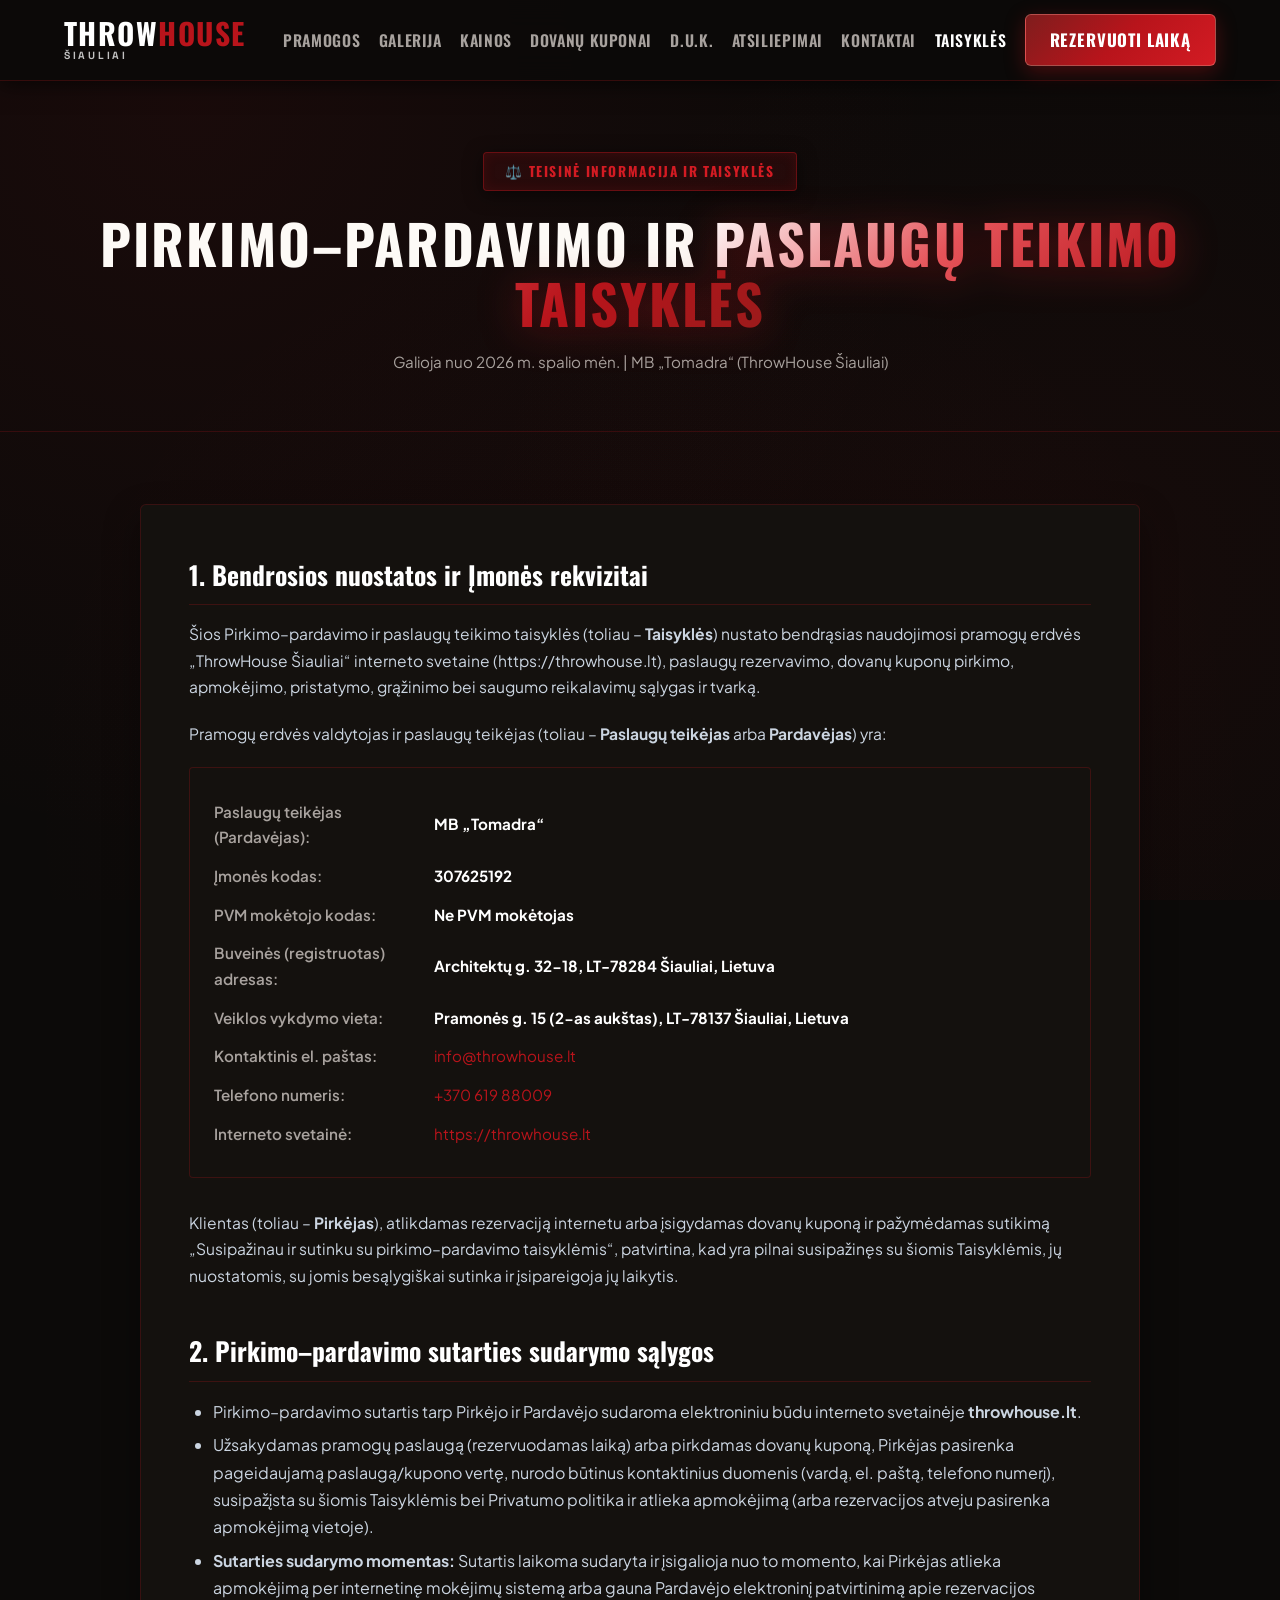
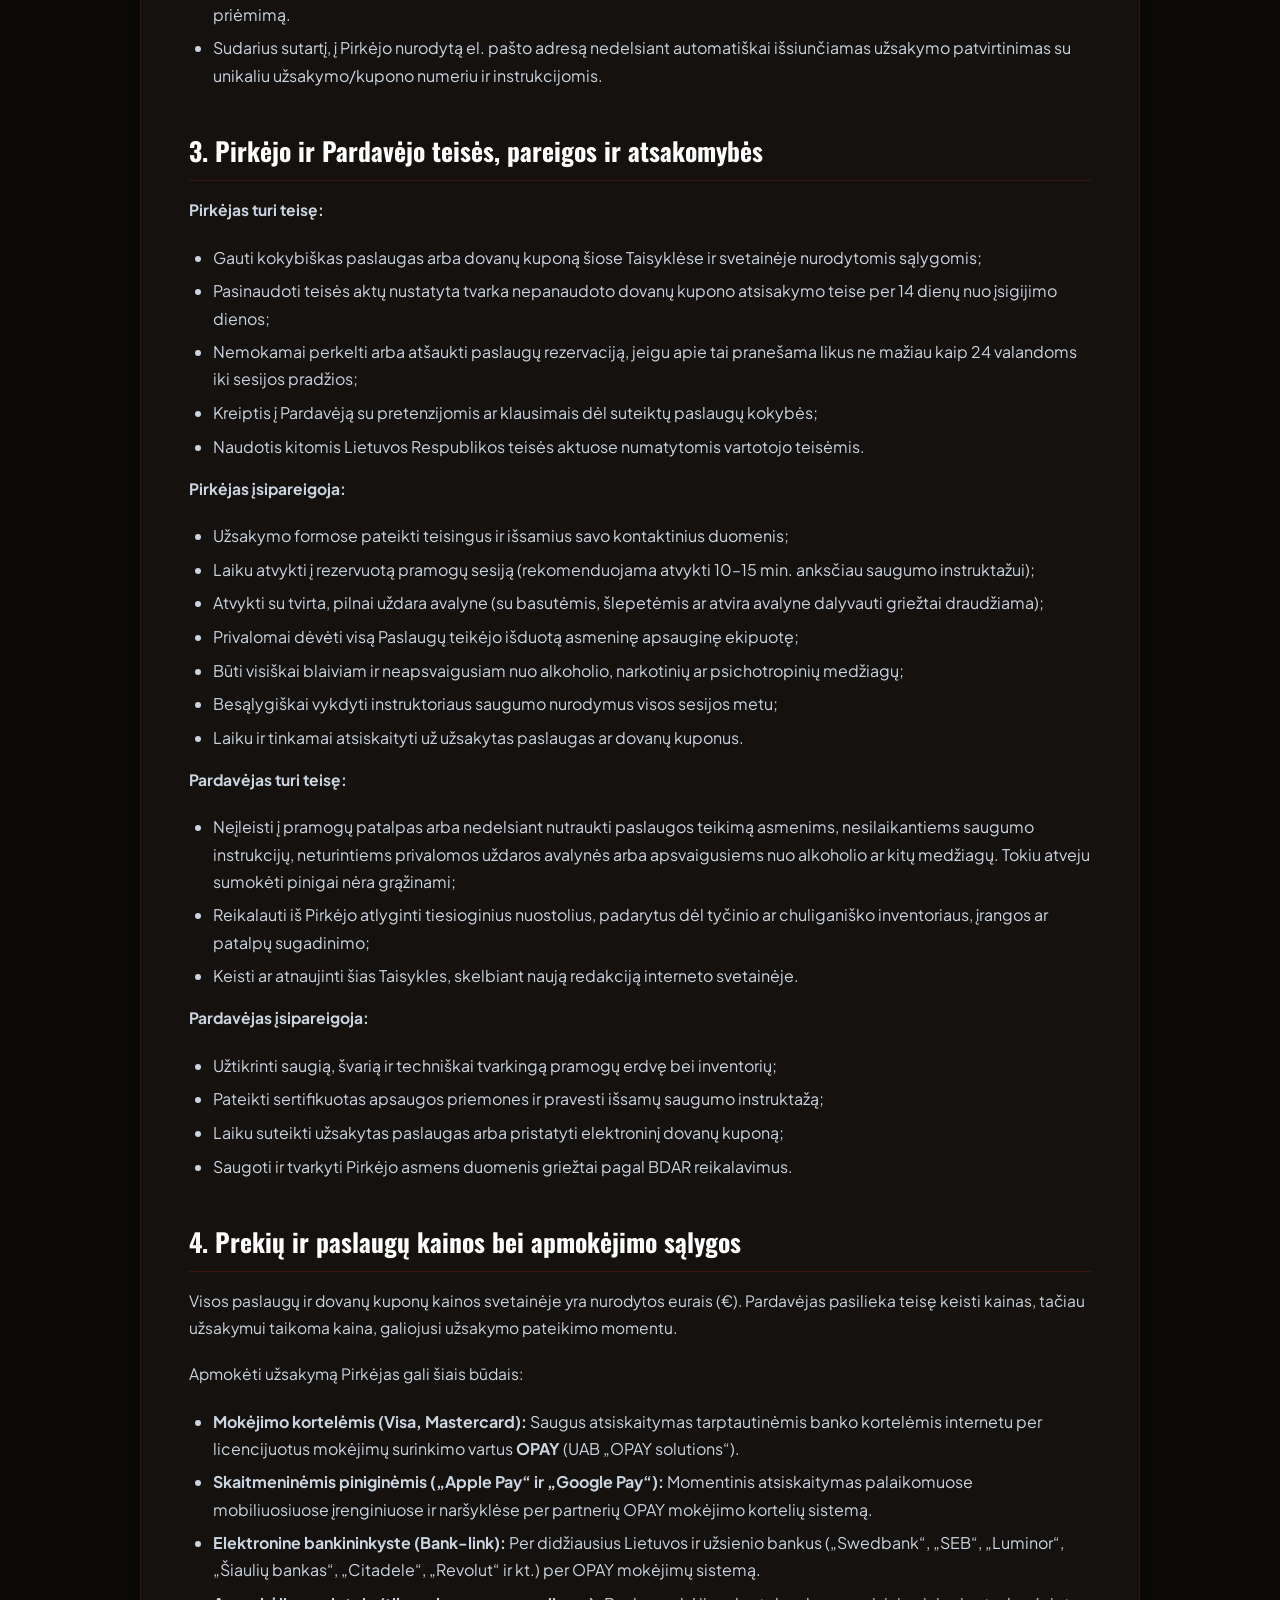
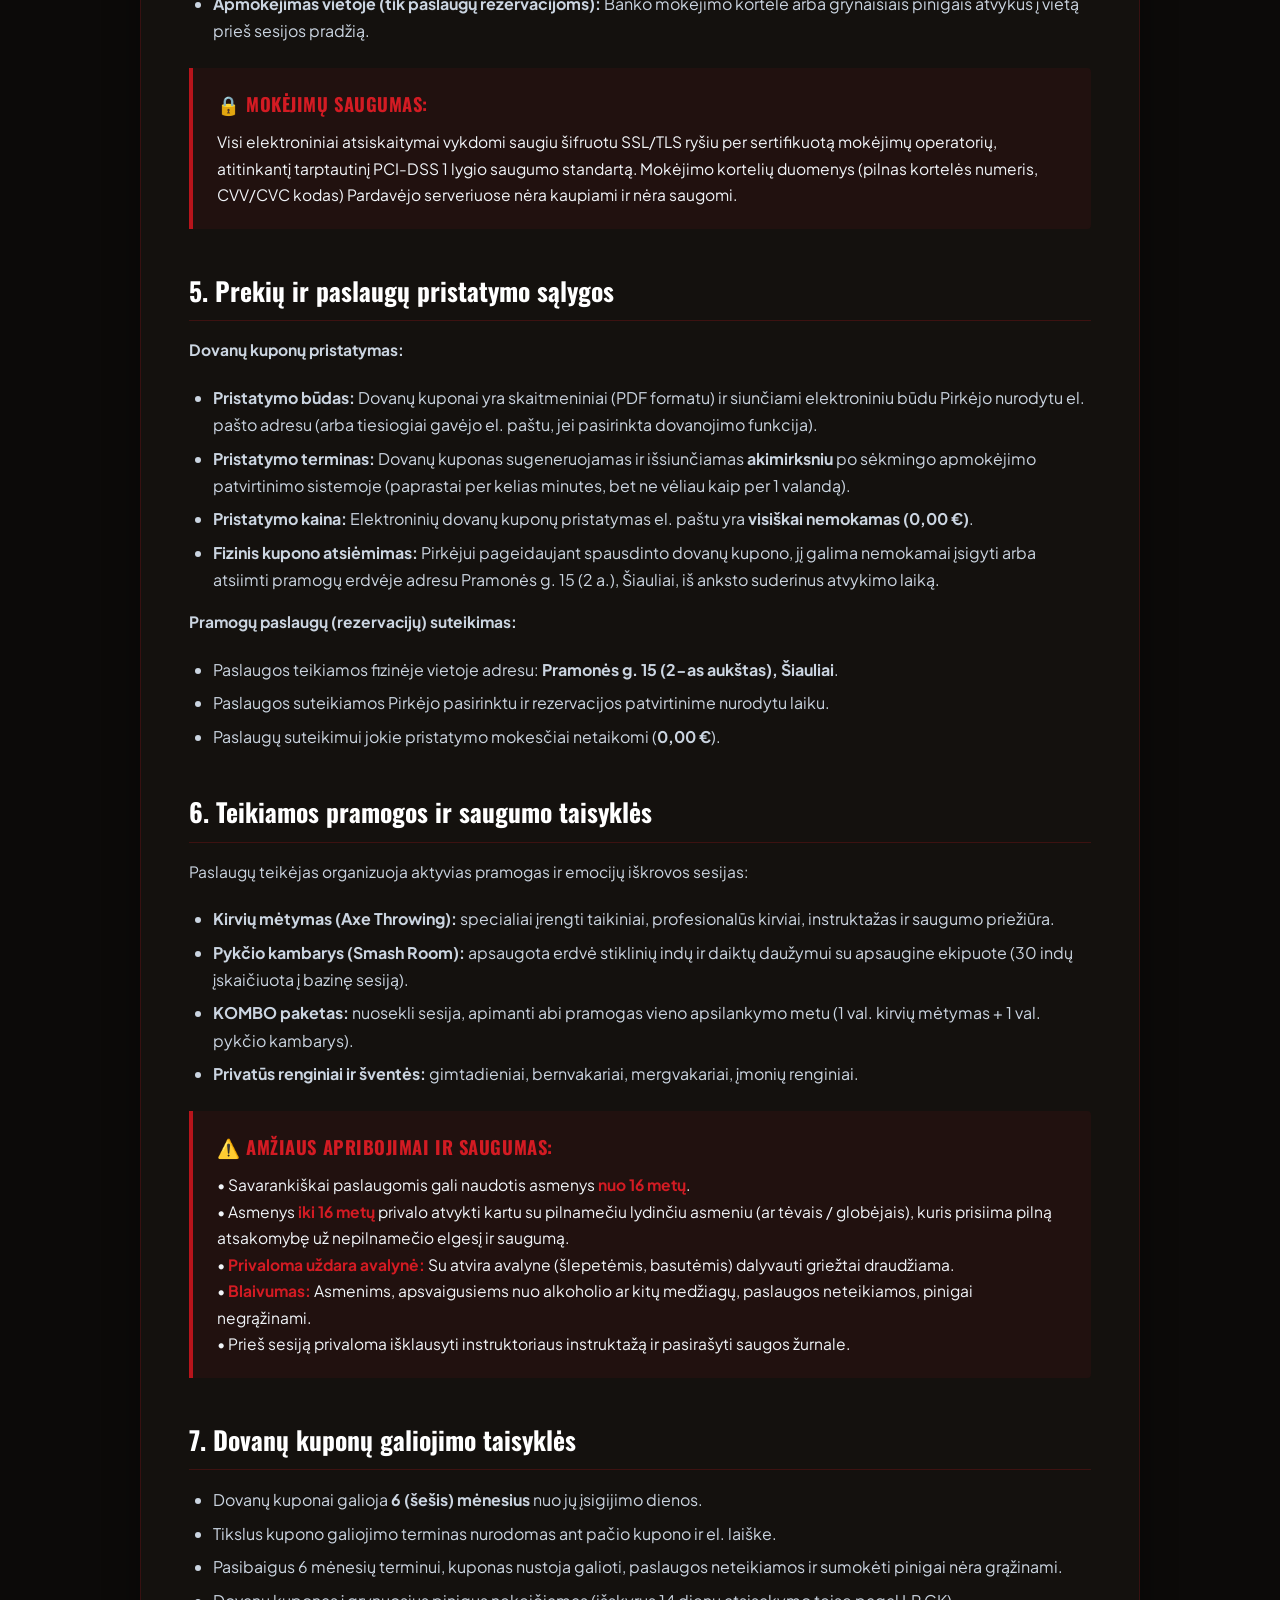
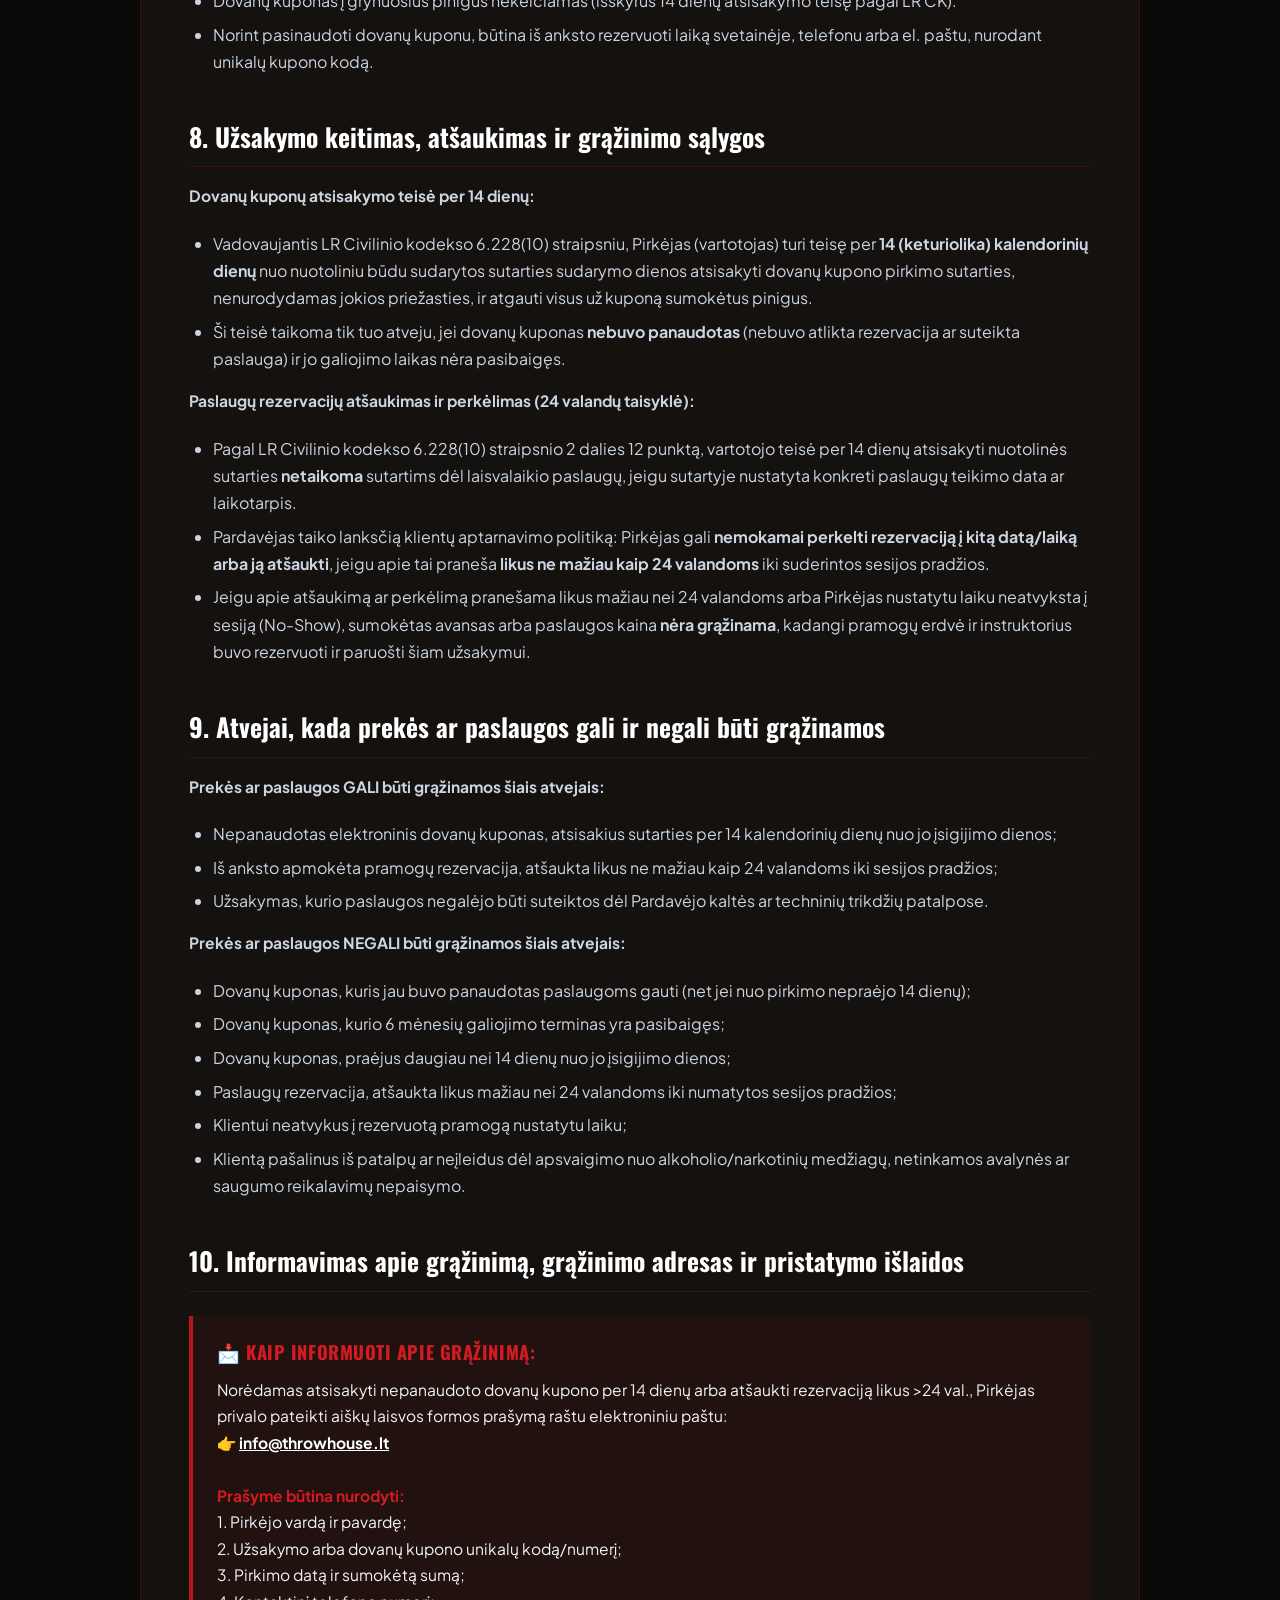
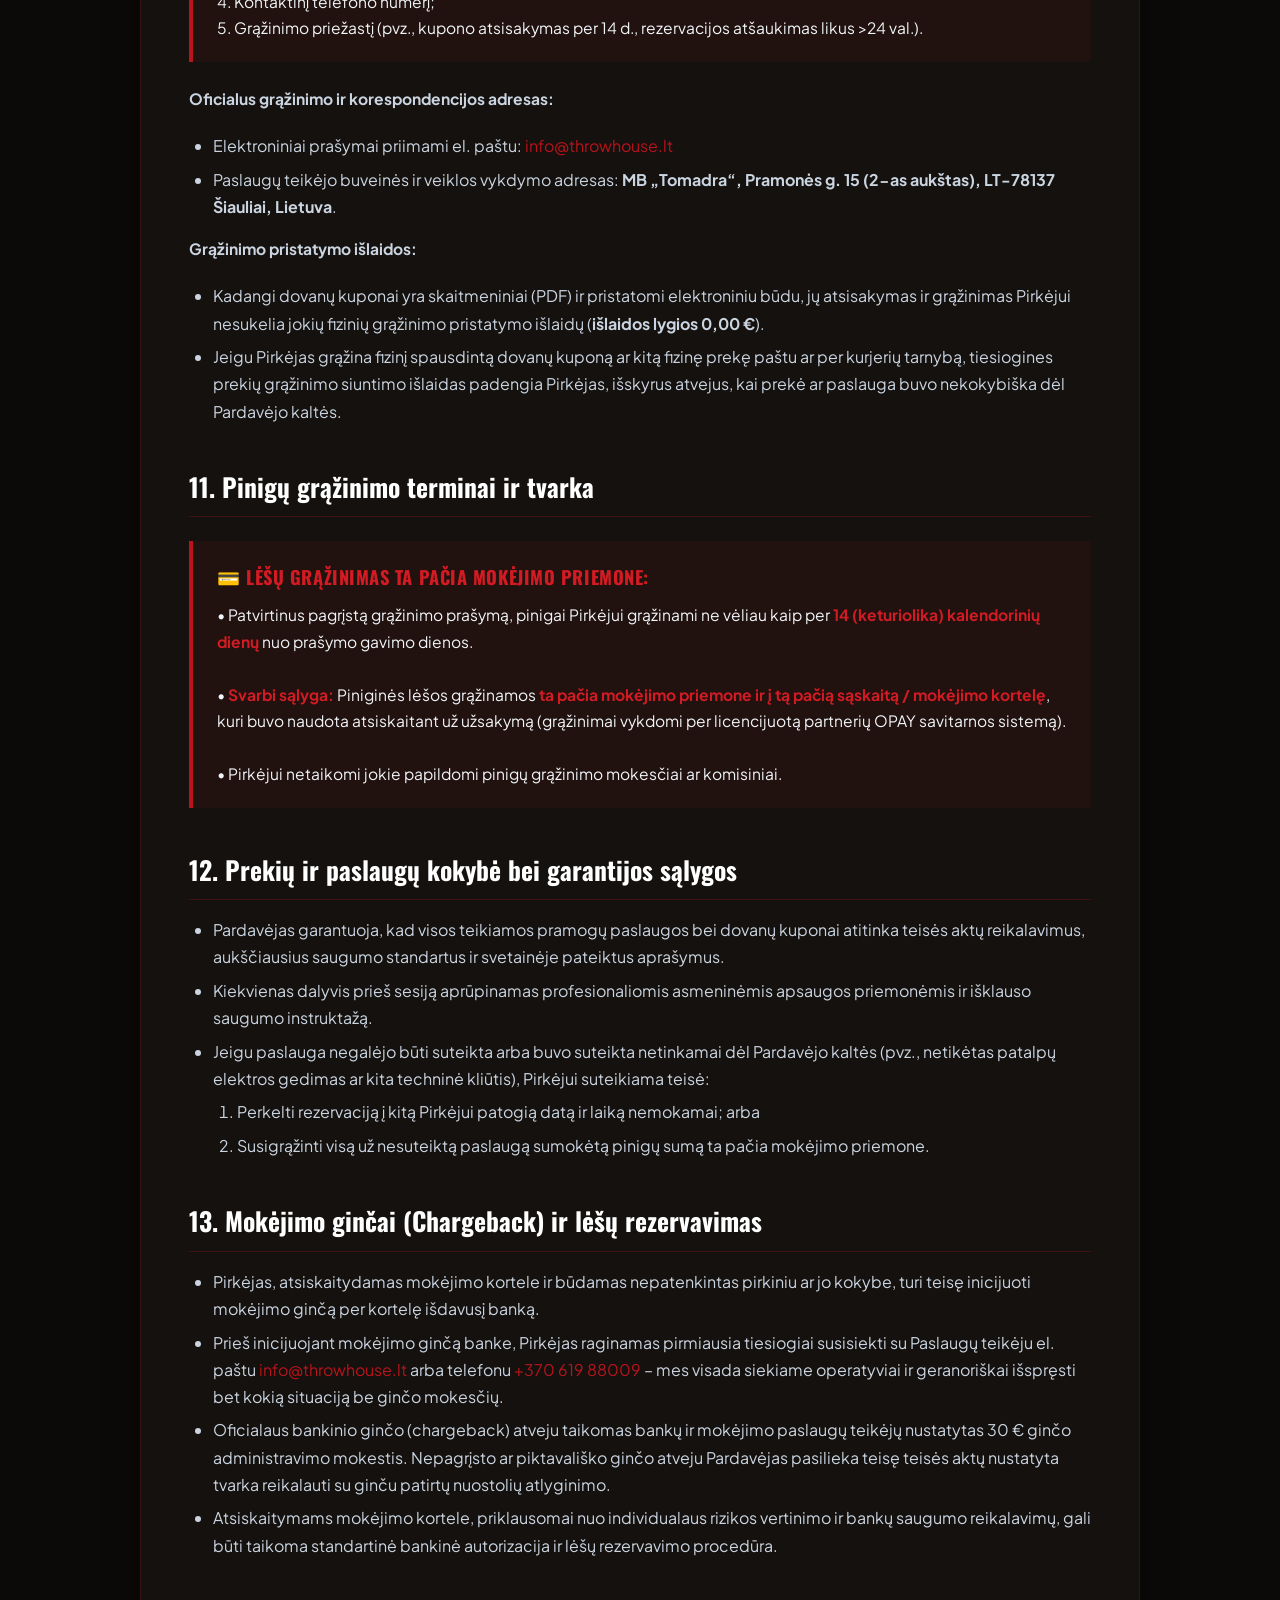
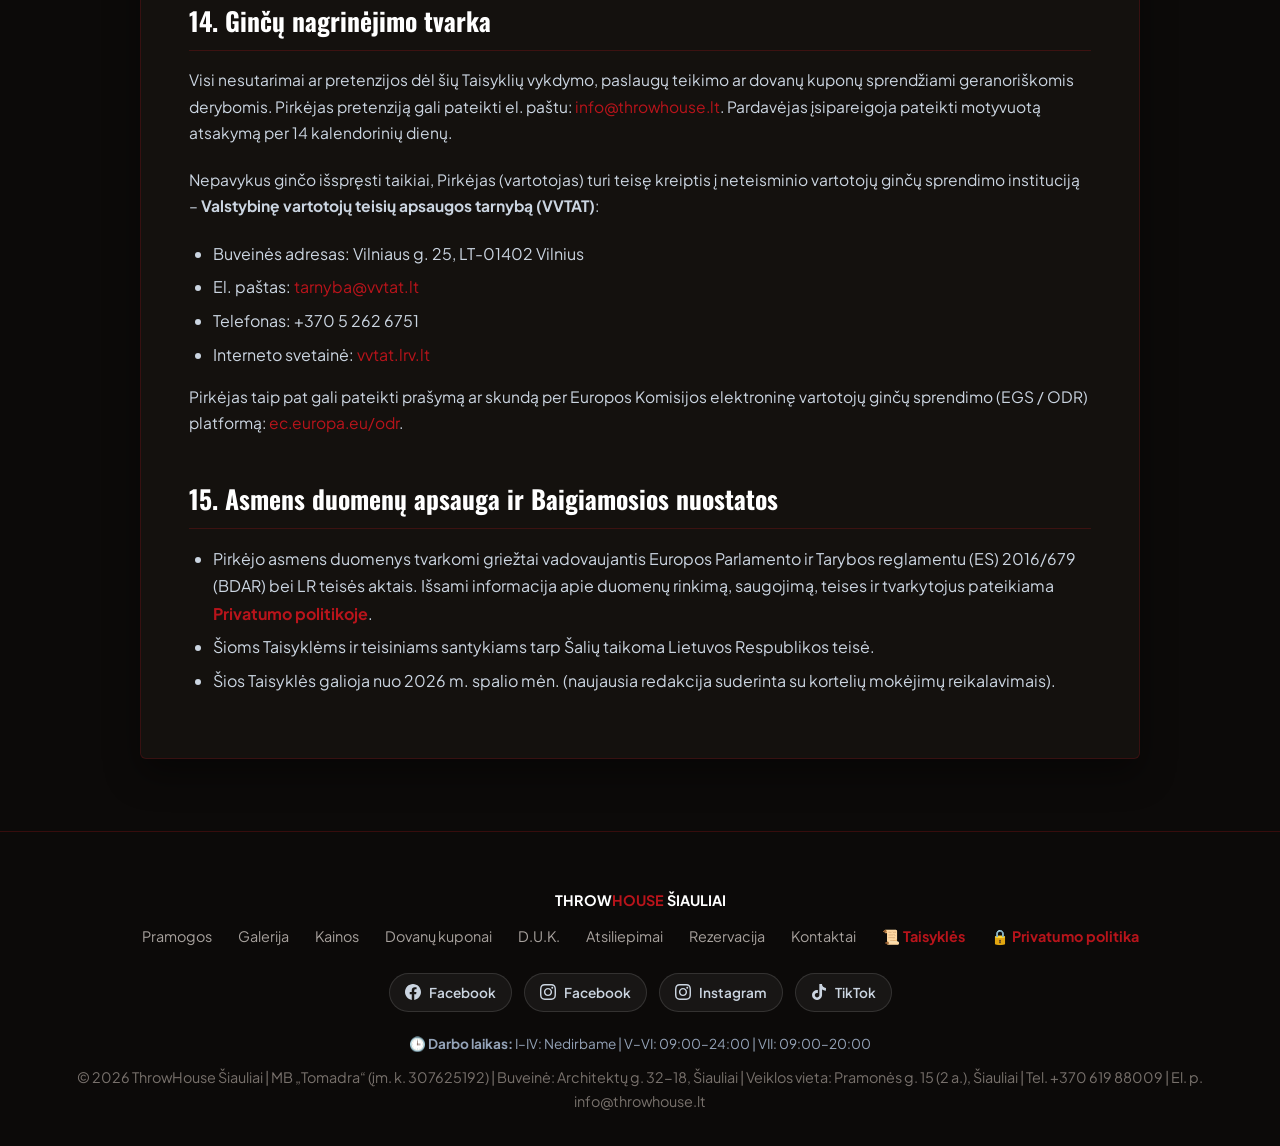
<file: taisykles.html>
﻿<!DOCTYPE html>
<html lang="lt">
<head>
  <meta charset="UTF-8">
  <meta name="viewport" content="width=device-width, initial-scale=1.0">
  <meta http-equiv="Cache-Control" content="no-cache, no-store, must-revalidate">
  <meta http-equiv="Pragma" content="no-cache">
  <meta http-equiv="Expires" content="0">
  <title>Pirkimo–pardavimo ir paslaugų teikimo taisyklės | ThrowHouse Šiauliai</title>
  <meta name="description" content="ThrowHouse Šiauliai pirkimo–pardavimo ir saugumo taisyklės. Paslaugų teikėjas MB „Tomadra“. Pramonės g. 15, Šiauliai.">
  <link rel="canonical" href="https://throwhouse.lt/taisykles.html">
  <meta name="robots" content="index, follow">
  <meta name="theme-color" content="#0c0a09">

  <!-- Favicon & Icons -->
  <link rel="icon" type="image/png" sizes="48x48" href="/favicon-48x48.png">
  <link rel="icon" type="image/png" sizes="192x192" href="/favicon-192x192.png">
  <link rel="icon" type="image/png" sizes="512x512" href="/favicon-512x512.png">
  <link rel="shortcut icon" href="/favicon.ico">
  <link rel="apple-touch-icon" sizes="180x180" href="/apple-touch-icon.png">
  <link rel="manifest" href="/site.webmanifest">

  <!-- Google tag (gtag.js) -->
  <script async src="https://www.googletagmanager.com/gtag/js?id=G-WB80Z0184E"></script>
  <script>
    window.dataLayer = window.dataLayer || [];
    function gtag(){dataLayer.push(arguments);}
    gtag('js', new Date());

    gtag('config', 'G-WB80Z0184E');
  </script>

  <!-- Microsoft Clarity -->
  <script type="text/javascript">
    (function(c,l,a,r,i,t,y){
        c[a]=c[a]||function(){(c[a].q=c[a].q||[]).push(arguments)};
        t=l.createElement(r);t.async=1;t.src="https://www.clarity.ms/tag/"+i;
        y=l.getElementsByTagName(r)[0];y.parentNode.insertBefore(t,y);
    })(window, document, "clarity", "script", "z14atkgpz6");
  </script>
  <link rel="preconnect" href="https://fonts.googleapis.com">
  <link rel="preconnect" href="https://fonts.gstatic.com" crossorigin>
  <link href="https://fonts.googleapis.com/css2?family=Cinzel:wght@600;700;800;900&family=Oswald:wght@500;600;700;800&family=Space+Grotesk:wght@500;600;700&family=Plus+Jakarta+Sans:wght@400;500;600;700;800&display=swap" rel="stylesheet">
  <script src="site-settings.js?v=20261104-v5"></script>
  <style>
    :root {
      --bg-dark: #0c0a09;
      --bg-surface: #14110e;
      --bg-card: #1c1713;
      --bg-card-hover: #241e19;
      --border-color: rgba(184, 20, 27, 0.22);
      --border-strong: rgba(184, 20, 27, 0.45);
      
      --accent: #b8141b;
      --accent-hover: #d31b23;
      --accent-glow: rgba(184, 20, 27, 0.35);
      --accent-flame: #7f1d1d;
      --copper: #7f1d1d;
      --amber-glow: rgba(184, 20, 27, 0.16);

      --text-white: #fdfaf6;
      --text-gray: #a8a29e;
      --text-muted: #78716c;

      --font-display: 'Cinzel', serif;
      --font-head: 'Oswald', sans-serif;
      --font-sub: 'Space Grotesk', sans-serif;
      --font-body: 'Plus Jakarta Sans', sans-serif;

      --radius-sm: 4px;
      --radius-md: 6px;
      --radius-lg: 10px;
    }

    * { margin: 0; padding: 0; box-sizing: border-box; }
    html { scroll-behavior: smooth; }
    body {
      background-color: var(--bg-dark);
      background-image: 
        radial-gradient(circle at 15% 12%, rgba(184, 20, 27, 0.08) 0%, transparent 55%),
        radial-gradient(circle at 85% 65%, rgba(185, 28, 28, 0.06) 0%, transparent 50%),
        radial-gradient(circle at 50% 90%, rgba(184, 20, 27, 0.05) 0%, transparent 60%);
      background-attachment: fixed;
      color: var(--text-white);
      font-family: var(--font-body);
      line-height: 1.7;
      overflow-x: hidden;
      -webkit-font-smoothing: antialiased;
    }

    a { color: inherit; text-decoration: none; }
    ul { list-style: disc; margin-left: 1.5rem; margin-bottom: 1rem; color: #cbd5e1; }
    ol { list-style: decimal; margin-left: 1.5rem; margin-bottom: 1rem; color: #cbd5e1; }
    li { margin-bottom: 0.4rem; }

    .container {
      width: 100%;
      max-width: 1200px;
      margin: 0 auto;
      padding: 0 1.5rem;
    }

    /* HEADER */
    .header {
      position: fixed;
      top: 0;
      left: 0;
      width: 100%;
      z-index: 100;
      background: rgba(12, 10, 9, 0.95);
      backdrop-filter: blur(14px);
      border-bottom: 1.5px solid rgba(184, 20, 27, 0.25);
      box-shadow: 0 4px 20px rgba(0, 0, 0, 0.6);
      padding: 0.9rem 0;
    }

    .nav-bar {
      display: flex;
      align-items: center;
      justify-content: space-between;
    }

    .brand {
      display: flex;
      flex-direction: column;
      line-height: 1;
    }

    .brand-title {
      font-family: var(--font-head);
      font-size: 1.85rem;
      font-weight: 800;
      letter-spacing: 0.05em;
      text-transform: uppercase;
      color: #ffffff;
    }

    .brand-title span { color: var(--accent); }
    .brand-city {
      font-family: var(--font-sub);
      font-size: 0.65rem;
      font-weight: 700;
      letter-spacing: 0.26em;
      color: #ffffff;
      opacity: 0.75;
      margin-top: 3px;
    }

    .nav-links {
      display: flex;
      align-items: center;
      gap: 1.15rem;
    }

    .nav-item {
      font-family: var(--font-head);
      font-weight: 600;
      font-size: 0.98rem;
      letter-spacing: 0.04em;
      text-transform: uppercase;
      color: var(--text-gray);
      transition: color 0.2s;
    }

    .nav-item:hover { color: var(--accent); }
    .nav-item.active { color: #ffffff; }

    .nav-btn {
      padding: 0.6rem 1.4rem;
      font-size: 0.95rem;
    }

    .btn {
      display: inline-flex;
      align-items: center;
      justify-content: center;
      font-family: var(--font-head);
      font-weight: 700;
      font-size: 1.05rem;
      letter-spacing: 0.05em;
      text-transform: uppercase;
      padding: 0.65rem 1.5rem;
      border-radius: var(--radius-md);
      cursor: pointer;
      transition: all 0.25s ease;
      border: none;
    }

    .btn-primary {
      background: linear-gradient(135deg, #7f1d1d 0%, #b8141b 50%, #d31b23 100%);
      color: #ffffff;
      font-weight: 800;
      box-shadow: 0 6px 20px rgba(184, 20, 27, 0.35);
      border: 1px solid rgba(255, 237, 213, 0.25);
    }

    .btn-primary:hover {
      background: linear-gradient(135deg, #9a3412 0%, #dc2626 50%, #fbbf24 100%);
      transform: translateY(-2px);
      box-shadow: 0 10px 28px rgba(184, 20, 27, 0.45);
      color: #ffffff;
    }

    .nav-toggle {
      display: none;
      background: none;
      border: none;
      color: #fff;
      font-size: 1.6rem;
      cursor: pointer;
    }

    /* HERO */
    .legal-hero {
      padding: 9.5rem 0 3.5rem 0;
      text-align: center;
      border-bottom: 1px solid var(--border-color);
    }

    .hero-badge {
      display: inline-flex;
      align-items: center;
      gap: 0.6rem;
      background: rgba(184, 20, 27, 0.12);
      border: 1.5px solid rgba(184, 20, 27, 0.45);
      color: #d31b23;
      padding: 0.45rem 1.35rem;
      border-radius: var(--radius-sm);
      font-size: 0.85rem;
      font-weight: 800;
      font-family: var(--font-head);
      letter-spacing: 0.12em;
      text-transform: uppercase;
      margin-bottom: 1.35rem;
      box-shadow: 0 4px 18px rgba(0, 0, 0, 0.5), inset 0 0 12px rgba(184, 20, 27, 0.15);
    }

    .legal-title {
      font-family: var(--font-head);
      font-size: 3.4rem;
      font-weight: 800;
      line-height: 1.1;
      letter-spacing: 0.04em;
      text-transform: uppercase;
      margin-bottom: 1rem;
    }

    .legal-title span {
      background: linear-gradient(135deg, #ffffff 0%, #e55359 35%, #b8141b 70%, #991b1b 100%);
      -webkit-background-clip: text;
      -webkit-text-fill-color: transparent;
      filter: drop-shadow(0 4px 20px rgba(184, 20, 27, 0.45));
    }

    .legal-meta {
      color: var(--text-gray);
      font-size: 0.95rem;
    }

    /* LEGAL CONTENT */
    .legal-content {
      padding: 4.5rem 0;
    }

    .legal-box {
      max-width: 1000px;
      margin: 0 auto;
      background: var(--bg-surface);
      border: 1px solid var(--border-color);
      border-radius: var(--radius-md);
      padding: 3rem;
      box-shadow: 0 15px 35px rgba(0, 0, 0, 0.4);
    }

    .legal-box h2 {
      font-family: var(--font-head);
      font-size: 1.6rem;
      font-weight: 800;
      color: #ffffff;
      margin-top: 2.5rem;
      margin-bottom: 1rem;
      padding-bottom: 0.5rem;
      border-bottom: 1.5px solid rgba(184, 20, 27, 0.25);
      display: flex;
      align-items: center;
      gap: 0.5rem;
    }

    .legal-box h2:first-of-type {
      margin-top: 0;
    }

    .legal-box p {
      color: #cbd5e1;
      margin-bottom: 1.25rem;
      font-size: 0.975rem;
    }

    .provider-card {
      background: #14110e;
      border: 1px solid rgba(184, 20, 27, 0.25);
      border-radius: var(--radius-sm);
      padding: 1.5rem;
      margin-bottom: 2rem;
    }

    .provider-card table {
      width: 100%;
      border-collapse: collapse;
      font-size: 0.95rem;
    }

    .provider-card td {
      padding: 0.4rem 0;
      color: #cbd5e1;
    }

    .provider-card td:first-child {
      color: var(--text-gray);
      width: 220px;
      font-weight: 600;
    }

    .provider-card td strong {
      color: #ffffff;
    }

    .highlight-card {
      background: rgba(184, 20, 27, 0.08);
      border-left: 4px solid var(--accent);
      padding: 1.25rem 1.5rem;
      border-radius: 0 var(--radius-sm) var(--radius-sm) 0;
      margin: 1.5rem 0;
    }

    .highlight-card .highlight-title {
      color: #d31b23;
      font-family: var(--font-head);
      text-transform: uppercase;
      letter-spacing: 0.03em;
      display: block;
      margin-bottom: 0.6rem;
      font-size: 1.15rem;
      font-weight: 700;
    }

    .highlight-card p {
      margin-bottom: 0;
      color: #f1f5f9;
      line-height: 1.7;
    }

    .highlight-card p strong {
      color: #d31b23;
      display: inline;
    }

    /* FOOTER */
    .footer {
      padding: 3.5rem 0 2rem 0;
      text-align: center;
      border-top: 1.5px solid rgba(184, 20, 27, 0.25);
      color: var(--text-muted);
      font-size: 0.9rem;
    }

    .footer a { color: var(--text-gray); margin: 0 0.75rem; }
    .footer a:hover { color: var(--accent); }

    .footer-socials {
      display: flex;
      justify-content: center;
      align-items: center;
      gap: 0.75rem;
      flex-wrap: wrap;
      margin: 1.25rem 0;
    }
    .social-badge {
      display: inline-flex;
      align-items: center;
      gap: 8px;
      padding: 7px 15px;
      border-radius: 999px;
      background: rgba(255, 255, 255, 0.05);
      border: 1px solid rgba(255, 255, 255, 0.12);
      color: #cbd5e1 !important;
      text-decoration: none;
      font-size: 0.85rem;
      font-weight: 600;
      margin: 0 !important;
      transition: all 0.25s ease;
    }
    .social-badge svg {
      flex-shrink: 0;
      transition: transform 0.25s ease;
    }
    .social-badge:hover {
      transform: translateY(-2px);
      color: #ffffff !important;
    }
    .social-badge:hover svg {
      transform: scale(1.15);
    }
    .social-badge.fb:hover {
      background: rgba(24, 119, 242, 0.15);
      border-color: #1877f2;
      box-shadow: 0 4px 15px rgba(24, 119, 242, 0.35);
    }
    .social-badge.ig:hover {
      background: rgba(225, 48, 108, 0.15);
      border-color: #e1306c;
      box-shadow: 0 4px 15px rgba(225, 48, 108, 0.35);
    }
    .social-badge.tt:hover {
      background: rgba(0, 242, 254, 0.15);
      border-color: #00f2fe;
      box-shadow: 0 4px 15px rgba(0, 242, 254, 0.35);
    }

    @media (max-width: 768px) {
      .container { padding: 0 1rem; }
      .header { padding: 0.55rem 0; }
      .brand-title { font-size: 1.15rem; }
      .brand-city { font-size: 0.55rem; }

      .nav-toggle {
        display: flex;
        align-items: center;
        justify-content: center;
        width: 36px;
        height: 36px;
        border-radius: 6px;
        background: rgba(184, 20, 27, 0.12);
        border: 1.5px solid rgba(184, 20, 27, 0.4);
        color: #b8141b;
        font-size: 1.2rem;
        cursor: pointer;
        transition: all 0.2s;
      }
      .nav-toggle:active {
        transform: scale(0.95);
        background: rgba(184, 20, 27, 0.25);
      }

      .nav-links {
        display: none;
        position: absolute;
        top: 100%;
        left: 0;
        width: 100%;
        background: rgba(12, 10, 9, 0.98);
        -webkit-backdrop-filter: blur(20px);
        backdrop-filter: blur(20px);
        flex-direction: column;
        padding: 1rem 1rem 1.25rem 1rem;
        border-bottom: 2px solid var(--accent);
        box-shadow: 0 25px 50px rgba(0, 0, 0, 0.9);
        max-height: calc(100vh - 65px);
        overflow-y: auto;
        gap: 0.3rem;
      }
      .nav-links.show { display: flex; }
      .nav-links .nav-item {
        width: 100%;
        text-align: center;
        padding: 0.6rem 0.8rem;
        font-size: 0.92rem;
        border-radius: 6px;
        color: #e2e8f0;
      }
      .nav-links .nav-item:active,
      .nav-links .nav-item:hover {
        background: rgba(184, 20, 27, 0.15);
        color: var(--accent);
      }
      .nav-links .nav-btn, .nav-links .btn {
        width: 100%;
        margin-top: 0.4rem;
        padding: 0.7rem 1rem;
        font-size: 0.88rem;
        justify-content: center;
        text-align: center;
      }

      .legal-hero { padding: 4.8rem 0 2rem 0; }
      .legal-title { font-size: 1.35rem; line-height: 1.2; }
      .legal-box { padding: 1.15rem 0.95rem; border-radius: 10px; font-size: 0.84rem; line-height: 1.5; }
      .legal-box h2 { font-size: 1.15rem; }
      .legal-box h3 { font-size: 1rem; }

      .provider-card { padding: 0.85rem; border-radius: 8px; }
      .provider-card tr {
        display: flex;
        flex-direction: column;
        margin-bottom: 0.5rem;
      }
      .provider-card td { padding: 0.1rem 0; font-size: 0.82rem; }
      .provider-card td:first-child {
        width: auto;
        font-size: 0.78rem;
        color: var(--accent);
        font-weight: 700;
      }

      .footer {
        padding: 1.75rem 1rem 1.35rem 1rem;
        font-size: 0.76rem;
      }
      .footer a {
        margin: 0.2rem 0.35rem;
        font-size: 0.76rem;
      }
      .footer-socials { gap: 0.5rem; margin: 0.85rem 0; }
      .social-badge { padding: 5px 12px; font-size: 0.74rem; gap: 6px; }
      .social-badge svg { width: 14px; height: 14px; }
    }

    @media (max-width: 480px) {
      .container { padding: 0 0.85rem; }
      .legal-hero { padding: 4.2rem 0 1.85rem 0; }
      .legal-title { font-size: 1.25rem; }
      .legal-box { padding: 1rem 0.8rem; font-size: 0.8rem; }
    }
  </style>
</head>
<body>

  <!-- HEADER -->
  <header class="header">
    <div class="container nav-bar">
      <a href="index.html" class="brand">
        <div class="brand-title">THROW<span>HOUSE</span></div>
        <div class="brand-city">ŠIAULIAI</div>
      </a>

      <nav class="nav-links" id="navLinks">
        <a href="index.html#pramogos" class="nav-item">Pramogos</a>
        <a href="index.html#galerija" class="nav-item">Galerija</a>
        <a href="index.html#kainos" class="nav-item">Kainos</a>
        <a href="index.html#kuponai" class="nav-item">Dovanų kuponai</a>
        <a href="index.html#duk" class="nav-item">D.U.K.</a>
        <a href="index.html#atsiliepimai" class="nav-item">Atsiliepimai</a>
        <a href="kontaktai.html" class="nav-item">Kontaktai</a>
        <a href="taisykles.html" class="nav-item active">Taisyklės</a>
        <a href="index.html#rezervacija" class="btn btn-primary nav-btn">Rezervuoti laiką</a>
      </nav>

      <button class="nav-toggle" id="navToggle" aria-label="Meniu">☰</button>
    </div>
  </header>

  <!-- HERO -->
  <section class="legal-hero">
    <div class="container">
      <div class="hero-badge">
        ⚖️ Teisinė informacija ir taisyklės
      </div>
      <h1 class="legal-title">
        PIRKIMO–PARDAVIMO IR <span>PASLAUGŲ TEIKIMO TAISYKLĖS</span>
      </h1>
      <p class="legal-meta">
        Galioja nuo 2026 m. spalio mėn. | MB „Tomadra“ (ThrowHouse Šiauliai)
      </p>
    </div>
  </section>

  <!-- CONTENT -->
  <section class="legal-content">
    <div class="container">
      <div class="legal-box">

        <h2>1. Bendrosios nuostatos ir Įmonės rekvizitai</h2>
        <p>
          Šios Pirkimo–pardavimo ir paslaugų teikimo taisyklės (toliau – <strong>Taisyklės</strong>) nustato bendrąsias naudojimosi pramogų erdvės „ThrowHouse Šiauliai“ interneto svetaine (https://throwhouse.lt), paslaugų rezervavimo, dovanų kuponų pirkimo, apmokėjimo, pristatymo, grąžinimo bei saugumo reikalavimų sąlygas ir tvarką.
        </p>
        <p>
          Pramogų erdvės valdytojas ir paslaugų teikėjas (toliau – <strong>Paslaugų teikėjas</strong> arba <strong>Pardavėjas</strong>) yra:
        </p>

        <div class="provider-card">
          <table>
            <tr>
              <td>Paslaugų teikėjas (Pardavėjas):</td>
              <td><strong>MB „Tomadra“</strong></td>
            </tr>
            <tr>
              <td>Įmonės kodas:</td>
              <td><strong>307625192</strong></td>
            </tr>
            <tr>
              <td>PVM mokėtojo kodas:</td>
              <td><strong>Ne PVM mokėtojas</strong></td>
            </tr>
            <tr>
              <td>Buveinės (registruotas) adresas:</td>
              <td><strong>Architektų g. 32-18, LT-78284 Šiauliai, Lietuva</strong></td>
            </tr>
            <tr>
              <td>Veiklos vykdymo vieta:</td>
              <td><strong>Pramonės g. 15 (2-as aukštas), LT-78137 Šiauliai, Lietuva</strong></td>
            </tr>
            <tr>
              <td>Kontaktinis el. paštas:</td>
              <td><a href="mailto:info@throwhouse.lt" style="color:var(--accent);">info@throwhouse.lt</a></td>
            </tr>
            <tr>
              <td>Telefono numeris:</td>
              <td><a href="tel:+37061988009" style="color:var(--accent);">+370 619 88009</a></td>
            </tr>
            <tr>
              <td>Interneto svetainė:</td>
              <td><a href="https://throwhouse.lt" target="_blank" style="color:var(--accent);">https://throwhouse.lt</a></td>
            </tr>
          </table>
        </div>

        <p>
          Klientas (toliau – <strong>Pirkėjas</strong>), atlikdamas rezervaciją internetu arba įsigydamas dovanų kuponą ir pažymėdamas sutikimą „Susipažinau ir sutinku su pirkimo–pardavimo taisyklėmis“, patvirtina, kad yra pilnai susipažinęs su šiomis Taisyklėmis, jų nuostatomis, su jomis besąlygiškai sutinka ir įsipareigoja jų laikytis.
        </p>

        <h2>2. Pirkimo–pardavimo sutarties sudarymo sąlygos</h2>
        <ul>
          <li>Pirkimo–pardavimo sutartis tarp Pirkėjo ir Pardavėjo sudaroma elektroniniu būdu interneto svetainėje <strong>throwhouse.lt</strong>.</li>
          <li>Užsakydamas pramogų paslaugą (rezervuodamas laiką) arba pirkdamas dovanų kuponą, Pirkėjas pasirenka pageidaujamą paslaugą/kupono vertę, nurodo būtinus kontaktinius duomenis (vardą, el. paštą, telefono numerį), susipažįsta su šiomis Taisyklėmis bei Privatumo politika ir atlieka apmokėjimą (arba rezervacijos atveju pasirenka apmokėjimą vietoje).</li>
          <li><strong>Sutarties sudarymo momentas:</strong> Sutartis laikoma sudaryta ir įsigalioja nuo to momento, kai Pirkėjas atlieka apmokėjimą per internetinę mokėjimų sistemą arba gauna Pardavėjo elektroninį patvirtinimą apie rezervacijos priėmimą.</li>
          <li>Sudarius sutartį, į Pirkėjo nurodytą el. pašto adresą nedelsiant automatiškai išsiunčiamas užsakymo patvirtinimas su unikaliu užsakymo/kupono numeriu ir instrukcijomis.</li>
        </ul>

        <h2>3. Pirkėjo ir Pardavėjo teisės, pareigos ir atsakomybės</h2>
        <p><strong>Pirkėjas turi teisę:</strong></p>
        <ul>
          <li>Gauti kokybiškas paslaugas arba dovanų kuponą šiose Taisyklėse ir svetainėje nurodytomis sąlygomis;</li>
          <li>Pasinaudoti teisės aktų nustatyta tvarka nepanaudoto dovanų kupono atsisakymo teise per 14 dienų nuo įsigijimo dienos;</li>
          <li>Nemokamai perkelti arba atšaukti paslaugų rezervaciją, jeigu apie tai pranešama likus ne mažiau kaip 24 valandoms iki sesijos pradžios;</li>
          <li>Kreiptis į Pardavėją su pretenzijomis ar klausimais dėl suteiktų paslaugų kokybės;</li>
          <li>Naudotis kitomis Lietuvos Respublikos teisės aktuose numatytomis vartotojo teisėmis.</li>
        </ul>

        <p><strong>Pirkėjas įsipareigoja:</strong></p>
        <ul>
          <li>Užsakymo formose pateikti teisingus ir išsamius savo kontaktinius duomenis;</li>
          <li>Laiku atvykti į rezervuotą pramogų sesiją (rekomenduojama atvykti 10–15 min. anksčiau saugumo instruktažui);</li>
          <li>Atvykti su tvirta, pilnai uždara avalyne (su basutėmis, šlepetėmis ar atvira avalyne dalyvauti griežtai draudžiama);</li>
          <li>Privalomai dėvėti visą Paslaugų teikėjo išduotą asmeninę apsauginę ekipuotę;</li>
          <li>Būti visiškai blaiviam ir neapsvaigusiam nuo alkoholio, narkotinių ar psichotropinių medžiagų;</li>
          <li>Besąlygiškai vykdyti instruktoriaus saugumo nurodymus visos sesijos metu;</li>
          <li>Laiku ir tinkamai atsiskaityti už užsakytas paslaugas ar dovanų kuponus.</li>
        </ul>

        <p><strong>Pardavėjas turi teisę:</strong></p>
        <ul>
          <li>Neįleisti į pramogų patalpas arba nedelsiant nutraukti paslaugos teikimą asmenims, nesilaikantiems saugumo instrukcijų, neturintiems privalomos uždaros avalynės arba apsvaigusiems nuo alkoholio ar kitų medžiagų. Tokiu atveju sumokėti pinigai nėra grąžinami;</li>
          <li>Reikalauti iš Pirkėjo atlyginti tiesioginius nuostolius, padarytus dėl tyčinio ar chuliganiško inventoriaus, įrangos ar patalpų sugadinimo;</li>
          <li>Keisti ar atnaujinti šias Taisykles, skelbiant naują redakciją interneto svetainėje.</li>
        </ul>

        <p><strong>Pardavėjas įsipareigoja:</strong></p>
        <ul>
          <li>Užtikrinti saugią, švarią ir techniškai tvarkingą pramogų erdvę bei inventorių;</li>
          <li>Pateikti sertifikuotas apsaugos priemones ir pravesti išsamų saugumo instruktažą;</li>
          <li>Laiku suteikti užsakytas paslaugas arba pristatyti elektroninį dovanų kuponą;</li>
          <li>Saugoti ir tvarkyti Pirkėjo asmens duomenis griežtai pagal BDAR reikalavimus.</li>
        </ul>

        <h2>4. Prekių ir paslaugų kainos bei apmokėjimo sąlygos</h2>
        <p>
          Visos paslaugų ir dovanų kuponų kainos svetainėje yra nurodytos eurais (€). Pardavėjas pasilieka teisę keisti kainas, tačiau užsakymui taikoma kaina, galiojusi užsakymo pateikimo momentu.
        </p>
        <p>
          Apmokėti užsakymą Pirkėjas gali šiais būdais:
        </p>
        <ul>
          <li>
            <strong>Mokėjimo kortelėmis (Visa, Mastercard):</strong> Saugus atsiskaitymas tarptautinėmis banko kortelėmis internetu per licencijuotus mokėjimų surinkimo vartus <strong>OPAY</strong> (UAB „OPAY solutions“).
          </li>
          <li>
            <strong>Skaitmeninėmis piniginėmis („Apple Pay“ ir „Google Pay“):</strong> Momentinis atsiskaitymas palaikomuose mobiliuosiuose įrenginiuose ir naršyklėse per partnerių OPAY mokėjimo kortelių sistemą.
          </li>
          <li>
            <strong>Elektronine bankininkyste (Bank-link):</strong> Per didžiausius Lietuvos ir užsienio bankus („Swedbank“, „SEB“, „Luminor“, „Šiaulių bankas“, „Citadele“, „Revolut“ ir kt.) per OPAY mokėjimų sistemą.
          </li>
          <li>
            <strong>Apmokėjimas vietoje (tik paslaugų rezervacijoms):</strong> Banko mokėjimo kortele arba grynaisiais pinigais atvykus į vietą prieš sesijos pradžią.
          </li>
        </ul>
        <div class="highlight-card">
          <span class="highlight-title">🔒 Mokėjimų saugumas:</span>
          <p>
            Visi elektroniniai atsiskaitymai vykdomi saugiu šifruotu SSL/TLS ryšiu per sertifikuotą mokėjimų operatorių, atitinkantį tarptautinį PCI-DSS 1 lygio saugumo standartą. Mokėjimo kortelių duomenys (pilnas kortelės numeris, CVV/CVC kodas) Pardavėjo serveriuose nėra kaupiami ir nėra saugomi.
          </p>
        </div>

        <h2>5. Prekių ir paslaugų pristatymo sąlygos</h2>
        <p><strong>Dovanų kuponų pristatymas:</strong></p>
        <ul>
          <li><strong>Pristatymo būdas:</strong> Dovanų kuponai yra skaitmeniniai (PDF formatu) ir siunčiami elektroniniu būdu Pirkėjo nurodytu el. pašto adresu (arba tiesiogiai gavėjo el. paštu, jei pasirinkta dovanojimo funkcija).</li>
          <li><strong>Pristatymo terminas:</strong> Dovanų kuponas sugeneruojamas ir išsiunčiamas <strong>akimirksniu</strong> po sėkmingo apmokėjimo patvirtinimo sistemoje (paprastai per kelias minutes, bet ne vėliau kaip per 1 valandą).</li>
          <li><strong>Pristatymo kaina:</strong> Elektroninių dovanų kuponų pristatymas el. paštu yra <strong>visiškai nemokamas (0,00 €)</strong>.</li>
          <li><strong>Fizinis kupono atsiėmimas:</strong> Pirkėjui pageidaujant spausdinto dovanų kupono, jį galima nemokamai įsigyti arba atsiimti pramogų erdvėje adresu Pramonės g. 15 (2 a.), Šiauliai, iš anksto suderinus atvykimo laiką.</li>
        </ul>

        <p><strong>Pramogų paslaugų (rezervacijų) suteikimas:</strong></p>
        <ul>
          <li>Paslaugos teikiamos fizinėje vietoje adresu: <strong>Pramonės g. 15 (2-as aukštas), Šiauliai</strong>.</li>
          <li>Paslaugos suteikiamos Pirkėjo pasirinktu ir rezervacijos patvirtinime nurodytu laiku.</li>
          <li>Paslaugų suteikimui jokie pristatymo mokesčiai netaikomi (<strong>0,00 €</strong>).</li>
        </ul>

        <h2>6. Teikiamos pramogos ir saugumo taisyklės</h2>
        <p>Paslaugų teikėjas organizuoja aktyvias pramogas ir emocijų iškrovos sesijas:</p>
        <ul>
          <li><strong>Kirvių mėtymas (Axe Throwing):</strong> specialiai įrengti taikiniai, profesionalūs kirviai, instruktažas ir saugumo priežiūra.</li>
          <li><strong>Pykčio kambarys (Smash Room):</strong> apsaugota erdvė stiklinių indų ir daiktų daužymui su apsaugine ekipuote (30 indų įskaičiuota į bazinę sesiją).</li>
          <li><strong>KOMBO paketas:</strong> nuosekli sesija, apimanti abi pramogas vieno apsilankymo metu (1 val. kirvių mėtymas + 1 val. pykčio kambarys).</li>
          <li><strong>Privatūs renginiai ir šventės:</strong> gimtadieniai, bernvakariai, mergvakariai, įmonių renginiai.</li>
        </ul>

        <div class="highlight-card">
          <span class="highlight-title">⚠️ Amžiaus apribojimai ir saugumas:</span>
          <p>
            • Savarankiškai paslaugomis gali naudotis asmenys <strong>nuo 16 metų</strong>.<br>
            • Asmenys <strong>iki 16 metų</strong> privalo atvykti kartu su pilnamečiu lydinčiu asmeniu (ar tėvais / globėjais), kuris prisiima pilną atsakomybę už nepilnamečio elgesį ir saugumą.<br>
            • <strong>Privaloma uždara avalynė:</strong> Su atvira avalyne (šlepetėmis, basutėmis) dalyvauti griežtai draudžiama.<br>
            • <strong>Blaivumas:</strong> Asmenims, apsvaigusiems nuo alkoholio ar kitų medžiagų, paslaugos neteikiamos, pinigai negrąžinami.<br>
            • Prieš sesiją privaloma išklausyti instruktoriaus instruktažą ir pasirašyti saugos žurnale.
          </p>
        </div>

        <h2>7. Dovanų kuponų galiojimo taisyklės</h2>
        <ul>
          <li>Dovanų kuponai galioja <strong>6 (šešis) mėnesius</strong> nuo jų įsigijimo dienos.</li>
          <li>Tikslus kupono galiojimo terminas nurodomas ant pačio kupono ir el. laiške.</li>
          <li>Pasibaigus 6 mėnesių terminui, kuponas nustoja galioti, paslaugos neteikiamos ir sumokėti pinigai nėra grąžinami.</li>
          <li>Dovanų kuponas į grynuosius pinigus nekeičiamas (išskyrus 14 dienų atsisakymo teisę pagal LR CK).</li>
          <li>Norint pasinaudoti dovanų kuponu, būtina iš anksto rezervuoti laiką svetainėje, telefonu arba el. paštu, nurodant unikalų kupono kodą.</li>
        </ul>

        <h2>8. Užsakymo keitimas, atšaukimas ir grąžinimo sąlygos</h2>
        <p><strong>Dovanų kuponų atsisakymo teisė per 14 dienų:</strong></p>
        <ul>
          <li>Vadovaujantis LR Civilinio kodekso 6.228(10) straipsniu, Pirkėjas (vartotojas) turi teisę per <strong>14 (keturiolika) kalendorinių dienų</strong> nuo nuotoliniu būdu sudarytos sutarties sudarymo dienos atsisakyti dovanų kupono pirkimo sutarties, nenurodydamas jokios priežasties, ir atgauti visus už kuponą sumokėtus pinigus.</li>
          <li>Ši teisė taikoma tik tuo atveju, jei dovanų kuponas <strong>nebuvo panaudotas</strong> (nebuvo atlikta rezervacija ar suteikta paslauga) ir jo galiojimo laikas nėra pasibaigęs.</li>
        </ul>

        <p><strong>Paslaugų rezervacijų atšaukimas ir perkėlimas (24 valandų taisyklė):</strong></p>
        <ul>
          <li>Pagal LR Civilinio kodekso 6.228(10) straipsnio 2 dalies 12 punktą, vartotojo teisė per 14 dienų atsisakyti nuotolinės sutarties <strong>netaikoma</strong> sutartims dėl laisvalaikio paslaugų, jeigu sutartyje nustatyta konkreti paslaugų teikimo data ar laikotarpis.</li>
          <li>Pardavėjas taiko lanksčią klientų aptarnavimo politiką: Pirkėjas gali <strong>nemokamai perkelti rezervaciją į kitą datą/laiką arba ją atšaukti</strong>, jeigu apie tai praneša <strong>likus ne mažiau kaip 24 valandoms</strong> iki suderintos sesijos pradžios.</li>
          <li>Jeigu apie atšaukimą ar perkėlimą pranešama likus mažiau nei 24 valandoms arba Pirkėjas nustatytu laiku neatvyksta į sesiją (No-Show), sumokėtas avansas arba paslaugos kaina <strong>nėra grąžinama</strong>, kadangi pramogų erdvė ir instruktorius buvo rezervuoti ir paruošti šiam užsakymui.</li>
        </ul>

        <h2>9. Atvejai, kada prekės ar paslaugos gali ir negali būti grąžinamos</h2>
        <p><strong>Prekės ar paslaugos GALI būti grąžinamos šiais atvejais:</strong></p>
        <ul>
          <li>Nepanaudotas elektroninis dovanų kuponas, atsisakius sutarties per 14 kalendorinių dienų nuo jo įsigijimo dienos;</li>
          <li>Iš anksto apmokėta pramogų rezervacija, atšaukta likus ne mažiau kaip 24 valandoms iki sesijos pradžios;</li>
          <li>Užsakymas, kurio paslaugos negalėjo būti suteiktos dėl Pardavėjo kaltės ar techninių trikdžių patalpose.</li>
        </ul>

        <p><strong>Prekės ar paslaugos NEGALI būti grąžinamos šiais atvejais:</strong></p>
        <ul>
          <li>Dovanų kuponas, kuris jau buvo panaudotas paslaugoms gauti (net jei nuo pirkimo nepraėjo 14 dienų);</li>
          <li>Dovanų kuponas, kurio 6 mėnesių galiojimo terminas yra pasibaigęs;</li>
          <li>Dovanų kuponas, praėjus daugiau nei 14 dienų nuo jo įsigijimo dienos;</li>
          <li>Paslaugų rezervacija, atšaukta likus mažiau nei 24 valandoms iki numatytos sesijos pradžios;</li>
          <li>Klientui neatvykus į rezervuotą pramogą nustatytu laiku;</li>
          <li>Klientą pašalinus iš patalpų ar neįleidus dėl apsvaigimo nuo alkoholio/narkotinių medžiagų, netinkamos avalynės ar saugumo reikalavimų nepaisymo.</li>
        </ul>

        <h2>10. Informavimas apie grąžinimą, grąžinimo adresas ir pristatymo išlaidos</h2>
        <div class="highlight-card">
          <span class="highlight-title">📩 Kaip informuoti apie grąžinimą:</span>
          <p>
            Norėdamas atsisakyti nepanaudoto dovanų kupono per 14 dienų arba atšaukti rezervaciją likus >24 val., Pirkėjas privalo pateikti aiškų laisvos formos prašymą raštu elektroniniu paštu:<br>
            👉 <a href="mailto:info@throwhouse.lt" style="color:#ffffff; font-weight:700; text-decoration:underline;">info@throwhouse.lt</a><br><br>
            <strong>Prašyme būtina nurodyti:</strong><br>
            1. Pirkėjo vardą ir pavardę;<br>
            2. Užsakymo arba dovanų kupono unikalų kodą/numerį;<br>
            3. Pirkimo datą ir sumokėtą sumą;<br>
            4. Kontaktinį telefono numerį;<br>
            5. Grąžinimo priežastį (pvz., kupono atsisakymas per 14 d., rezervacijos atšaukimas likus >24 val.).
          </p>
        </div>

        <p><strong>Oficialus grąžinimo ir korespondencijos adresas:</strong></p>
        <ul>
          <li>Elektroniniai prašymai priimami el. paštu: <a href="mailto:info@throwhouse.lt" style="color:var(--accent);">info@throwhouse.lt</a></li>
          <li>Paslaugų teikėjo buveinės ir veiklos vykdymo adresas: <strong>MB „Tomadra“, Pramonės g. 15 (2-as aukštas), LT-78137 Šiauliai, Lietuva</strong>.</li>
        </ul>

        <p><strong>Grąžinimo pristatymo išlaidos:</strong></p>
        <ul>
          <li>Kadangi dovanų kuponai yra skaitmeniniai (PDF) ir pristatomi elektroniniu būdu, jų atsisakymas ir grąžinimas Pirkėjui nesukelia jokių fizinių grąžinimo pristatymo išlaidų (<strong>išlaidos lygios 0,00 €</strong>).</li>
          <li>Jeigu Pirkėjas grąžina fizinį spausdintą dovanų kuponą ar kitą fizinę prekę paštu ar per kurjerių tarnybą, tiesiogines prekių grąžinimo siuntimo išlaidas padengia Pirkėjas, išskyrus atvejus, kai prekė ar paslauga buvo nekokybiška dėl Pardavėjo kaltės.</li>
        </ul>

        <h2>11. Pinigų grąžinimo terminai ir tvarka</h2>
        <div class="highlight-card">
          <span class="highlight-title">💳 Lėšų grąžinimas ta pačia mokėjimo priemone:</span>
          <p>
            • Patvirtinus pagrįstą grąžinimo prašymą, pinigai Pirkėjui grąžinami ne vėliau kaip per <strong>14 (keturiolika) kalendorinių dienų</strong> nuo prašymo gavimo dienos.<br><br>
            • <strong>Svarbi sąlyga:</strong> Piniginės lėšos grąžinamos <strong>ta pačia mokėjimo priemone ir į tą pačią sąskaitą / mokėjimo kortelę</strong>, kuri buvo naudota atsiskaitant už užsakymą (grąžinimai vykdomi per licencijuotą partnerių OPAY savitarnos sistemą).<br><br>
            • Pirkėjui netaikomi jokie papildomi pinigų grąžinimo mokesčiai ar komisiniai.
          </p>
        </div>

        <h2>12. Prekių ir paslaugų kokybė bei garantijos sąlygos</h2>
        <ul>
          <li>Pardavėjas garantuoja, kad visos teikiamos pramogų paslaugos bei dovanų kuponai atitinka teisės aktų reikalavimus, aukščiausius saugumo standartus ir svetainėje pateiktus aprašymus.</li>
          <li>Kiekvienas dalyvis prieš sesiją aprūpinamas profesionaliomis asmeninėmis apsaugos priemonėmis ir išklauso saugumo instruktažą.</li>
          <li>Jeigu paslauga negalėjo būti suteikta arba buvo suteikta netinkamai dėl Pardavėjo kaltės (pvz., netikėtas patalpų elektros gedimas ar kita techninė kliūtis), Pirkėjui suteikiama teisė:
            <ol style="margin-top:0.4rem;">
              <li>Perkelti rezervaciją į kitą Pirkėjui patogią datą ir laiką nemokamai; arba</li>
              <li>Susigrąžinti visą už nesuteiktą paslaugą sumokėtą pinigų sumą ta pačia mokėjimo priemone.</li>
            </ol>
          </li>
        </ul>

        <h2>13. Mokėjimo ginčai (Chargeback) ir lėšų rezervavimas</h2>
        <ul>
          <li>Pirkėjas, atsiskaitydamas mokėjimo kortele ir būdamas nepatenkintas pirkiniu ar jo kokybe, turi teisę inicijuoti mokėjimo ginčą per kortelę išdavusį banką.</li>
          <li>Prieš inicijuojant mokėjimo ginčą banke, Pirkėjas raginamas pirmiausia tiesiogiai susisiekti su Paslaugų teikėju el. paštu <a href="mailto:info@throwhouse.lt" style="color:var(--accent);">info@throwhouse.lt</a> arba telefonu <a href="tel:+37061988009" style="color:var(--accent);">+370 619 88009</a> – mes visada siekiame operatyviai ir geranoriškai išspręsti bet kokią situaciją be ginčo mokesčių.</li>
          <li>Oficialaus bankinio ginčo (chargeback) atveju taikomas bankų ir mokėjimo paslaugų teikėjų nustatytas 30 € ginčo administravimo mokestis. Nepagrįsto ar piktavališko ginčo atveju Pardavėjas pasilieka teisę teisės aktų nustatyta tvarka reikalauti su ginču patirtų nuostolių atlyginimo.</li>
          <li>Atsiskaitymams mokėjimo kortele, priklausomai nuo individualaus rizikos vertinimo ir bankų saugumo reikalavimų, gali būti taikoma standartinė bankinė autorizacija ir lėšų rezervavimo procedūra.</li>
        </ul>

        <h2>14. Ginčų nagrinėjimo tvarka</h2>
        <p>
          Visi nesutarimai ar pretenzijos dėl šių Taisyklių vykdymo, paslaugų teikimo ar dovanų kuponų sprendžiami geranoriškomis derybomis. Pirkėjas pretenziją gali pateikti el. paštu: <a href="mailto:info@throwhouse.lt" style="color:var(--accent);">info@throwhouse.lt</a>. Pardavėjas įsipareigoja pateikti motyvuotą atsakymą per 14 kalendorinių dienų.
        </p>
        <p>
          Nepavykus ginčo išspręsti taikiai, Pirkėjas (vartotojas) turi teisę kreiptis į neteisminio vartotojų ginčų sprendimo instituciją – <strong>Valstybinę vartotojų teisių apsaugos tarnybą (VVTAT)</strong>:
        </p>
        <ul>
          <li>Buveinės adresas: Vilniaus g. 25, LT-01402 Vilnius</li>
          <li>El. paštas: <a href="mailto:tarnyba@vvtat.lt" style="color:var(--accent);">tarnyba@vvtat.lt</a></li>
          <li>Telefonas: +370 5 262 6751</li>
          <li>Interneto svetainė: <a href="https://vvtat.lrv.lt" target="_blank" rel="noopener" style="color:var(--accent);">vvtat.lrv.lt</a></li>
        </ul>
        <p>
          Pirkėjas taip pat gali pateikti prašymą ar skundą per Europos Komisijos elektroninę vartotojų ginčų sprendimo (EGS / ODR) platformą: <a href="https://ec.europa.eu/odr" target="_blank" rel="noopener" style="color:var(--accent);">ec.europa.eu/odr</a>.
        </p>

        <h2>15. Asmens duomenų apsauga ir Baigiamosios nuostatos</h2>
        <ul>
          <li>Pirkėjo asmens duomenys tvarkomi griežtai vadovaujantis Europos Parlamento ir Tarybos reglamentu (ES) 2016/679 (BDAR) bei LR teisės aktais. Išsami informacija apie duomenų rinkimą, saugojimą, teises ir tvarkytojus pateikiama <a href="privatumas.html" style="color:var(--accent); font-weight:700;">Privatumo politikoje</a>.</li>
          <li>Šioms Taisyklėms ir teisiniams santykiams tarp Šalių taikoma Lietuvos Respublikos teisė.</li>
          <li>Šios Taisyklės galioja nuo 2026 m. spalio mėn. (naujausia redakcija suderinta su kortelių mokėjimų reikalavimais).</li>
        </ul>

      </div>
    </div>
  </section>

  <!-- FOOTER -->
  <footer class="footer">
    <div class="container">
      <p style="margin-bottom: 0.75rem; font-weight: 700; color: #fff;">THROW<span style="color:var(--accent);">HOUSE</span> ŠIAULIAI</p>
      <div style="margin-bottom: 1.5rem;">
        <a href="index.html#pramogos">Pramogos</a>
        <a href="index.html#galerija">Galerija</a>
        <a href="index.html#kainos">Kainos</a>
        <a href="index.html#kuponai">Dovanų kuponai</a>
        <a href="index.html#duk">D.U.K.</a>
        <a href="index.html#atsiliepimai">Atsiliepimai</a>
        <a href="index.html#rezervacija">Rezervacija</a>
        <a href="kontaktai.html">Kontaktai</a>
        <a href="taisykles.html" style="color: var(--accent); font-weight: 700;">📜 Taisyklės</a>
        <a href="privatumas.html" style="color: var(--accent); font-weight: 700;">🔒 Privatumo politika</a>
      </div>
      <div class="footer-socials">
        <a href="https://www.facebook.com/p/ThrowHouse-%C5%A0iauliai-61594304310440/" target="_blank" rel="noopener noreferrer" class="social-badge fb" title="Facebook">
          <svg width="16" height="16" viewBox="0 0 24 24" fill="currentColor"><path d="M24 12.073c0-6.627-5.373-12-12-12s-12 5.373-12 12c0 5.99 4.388 10.954 10.125 11.854v-8.385H7.078v-3.47h3.047V9.43c0-3.007 1.792-4.669 4.533-4.669 1.312 0 2.686.235 2.686.235v2.953H15.83c-1.491 0-1.956.925-1.956 1.874v2.25h3.328l-.532 3.47h-2.796v8.385C19.612 23.027 24 18.062 24 12.073z"/></svg>
          <span>Facebook</span>
        </a>
        <a href="https://www.instagram.com/throwhousesiauliai/" target="_blank" rel="noopener noreferrer" class="social-badge ig" title="Instagram">
          <svg width="16" height="16" viewBox="0 0 24 24" fill="currentColor"><path d="M12 2.163c3.204 0 3.584.012 4.85.07 3.252.148 4.771 1.691 4.919 4.919.058 1.265.069 1.645.069 4.849 0 3.205-.012 3.584-.069 4.849-.149 3.225-1.664 4.771-4.919 4.919-1.266.058-1.644.07-4.85.07-3.204 0-3.584-.012-4.849-.07-3.26-.149-4.771-1.699-4.919-4.92-.058-1.265-.07-1.644-.07-4.849 0-3.204.013-3.583.07-4.849.149-3.227 1.664-4.771 4.919-4.919 1.266-.057 1.645-.069 4.849-.069zm0-2.163c-3.259 0-3.667.014-4.947.072-4.358.2-6.78 2.618-6.98 6.98-.059 1.281-.073 1.689-.073 4.948 0 3.259.014 3.668.072 4.948.2 4.358 2.618 6.78 6.98 6.98 1.281.058 1.689.072 4.948.072 3.259 0 3.668-.014 4.948-.072 4.354-.2 6.782-2.618 6.979-6.98.059-1.28.073-1.689.073-4.948 0-3.259-.014-3.667-.072-4.947-.196-4.354-2.617-6.78-6.979-6.98-1.281-.059-1.69-.073-4.949-.073zm0 5.838c-3.403 0-6.162 2.759-6.162 6.162s2.759 6.163 6.162 6.163 6.162-2.759 6.162-6.163c0-3.403-2.759-6.162-6.162-6.162zm0 10.162c-2.209 0-4-1.79-4-4 0-2.209 1.791-4 4-4s4 1.791 4 4c0 2.21-1.791 4-4 4zm6.406-11.845c-.796 0-1.441.645-1.441 1.44s.645 1.44 1.441 1.44c.795 0 1.439-.645 1.439-1.44s-.644-1.44-1.439-1.44z"/></svg>
          <span>Facebook</span>
        </a>
        <a href="https://www.instagram.com/throwhousesiauliai/" target="_blank" rel="noopener noreferrer" class="social-badge ig" title="Instagram">
          <svg width="16" height="16" viewBox="0 0 24 24" fill="currentColor"><path d="M12 2.163c3.204 0 3.584.012 4.85.07 3.252.148 4.771 1.691 4.919 4.919.058 1.265.069 1.645.069 4.849 0 3.205-.012 3.584-.069 4.849-.149 3.225-1.664 4.771-4.919 4.919-1.266.058-1.644.07-4.85.07-3.204 0-3.584-.012-4.849-.07-3.26-.149-4.771-1.699-4.919-4.92-.058-1.265-.07-1.644-.07-4.849 0-3.204.013-3.583.07-4.849.149-3.227 1.664-4.771 4.919-4.919 1.266-.057 1.645-.069 4.849-.069zm0-2.163c-3.259 0-3.667.014-4.947.072-4.358.2-6.78 2.618-6.98 6.98-.059 1.281-.073 1.689-.073 4.948 0 3.259.014 3.668.072 4.948.2 4.358 2.618 6.78 6.98 6.98 1.281.058 1.689.072 4.948.072 3.259 0 3.668-.014 4.948-.072 4.354-.2 6.782-2.618 6.979-6.98.059-1.28.073-1.689.073-4.948 0-3.259-.014-3.667-.072-4.947-.196-4.354-2.617-6.78-6.979-6.98-1.281-.059-1.69-.073-4.949-.073zm0 5.838c-3.403 0-6.162 2.759-6.162 6.162s2.759 6.163 6.162 6.163 6.162-2.759 6.162-6.163c0-3.403-2.759-6.162-6.162-6.162zm0 10.162c-2.209 0-4-1.79-4-4 0-2.209 1.791-4 4-4s4 1.791 4 4c0 2.21-1.791 4-4 4zm6.406-11.845c-.796 0-1.441.645-1.441 1.44s.645 1.44 1.441 1.44c.795 0 1.439-.645 1.439-1.44s-.644-1.44-1.439-1.44z"/></svg>
          <span>Instagram</span>
        </a>
        <a href="https://www.tiktok.com/@throwhousesiauliai?is_from_webapp=1&sender_device=pc" target="_blank" rel="noopener noreferrer" class="social-badge tt" title="TikTok">
          <svg width="16" height="16" viewBox="0 0 24 24" fill="currentColor"><path d="M12.525.02c1.31-.02 2.61-.01 3.91-.02.08 1.53.63 3.09 1.75 4.17 1.12 1.11 2.7 1.62 4.24 1.79v4.03c-1.44-.05-2.89-.35-4.2-.97-.57-.26-1.1-.59-1.62-.93-.01 2.92.01 5.84-.02 8.75-.08 1.4-.54 2.79-1.35 3.94-1.31 1.92-3.58 3.17-5.91 3.21-1.43.08-2.86-.31-4.08-1.03-2.02-1.19-3.44-3.37-3.65-5.71-.02-.5-.03-1-.01-1.49.18-1.9 1.12-3.72 2.58-4.96 1.66-1.44 3.98-2.13 6.15-1.72.02 1.48-.04 2.96-.04 4.44-.99-.32-2.15-.23-3.02.37-.63.41-1.11 1.04-1.36 1.75-.21.51-.24 1.07-.14 1.61.24 1.64 1.82 3.02 3.5 2.87 1.12-.01 2.19-.66 2.77-1.61.19-.33.4-.67.41-1.06.1-1.79.06-3.57.07-5.36.01-4.03-.01-8.05.02-12.07z"/></svg>
          <span>TikTok</span>
        </a>
      </div>
      <p style="margin-bottom: 0.6rem; font-size: 0.85rem; color: #94a3b8;" data-cms="hours_summary">
        🕒 <strong>Darbo laikas:</strong> I–IV: Nedirbame | V–VI: 09:00–24:00 | VII: 09:00–20:00
      </p>
      <p>© 2026 ThrowHouse Šiauliai | MB „Tomadra“ (įm. k. 307625192) | Buveinė: Architektų g. 32-18, Šiauliai | Veiklos vieta: Pramonės g. 15 (2 a.), Šiauliai | Tel. +370 619 88009 | El. p. info@throwhouse.lt</p>
    </div>
  </footer>


  <script>
    const navToggle = document.getElementById('navToggle');
    const navLinks = document.getElementById('navLinks');
    if (navToggle && navLinks) {
      navToggle.addEventListener('click', () => { navLinks.classList.toggle('show'); });
      navLinks.querySelectorAll('a').forEach(l => {
        l.addEventListener('click', () => navLinks.classList.remove('show'));
      });
    }
  </script>
</body>
</html>
</file>
